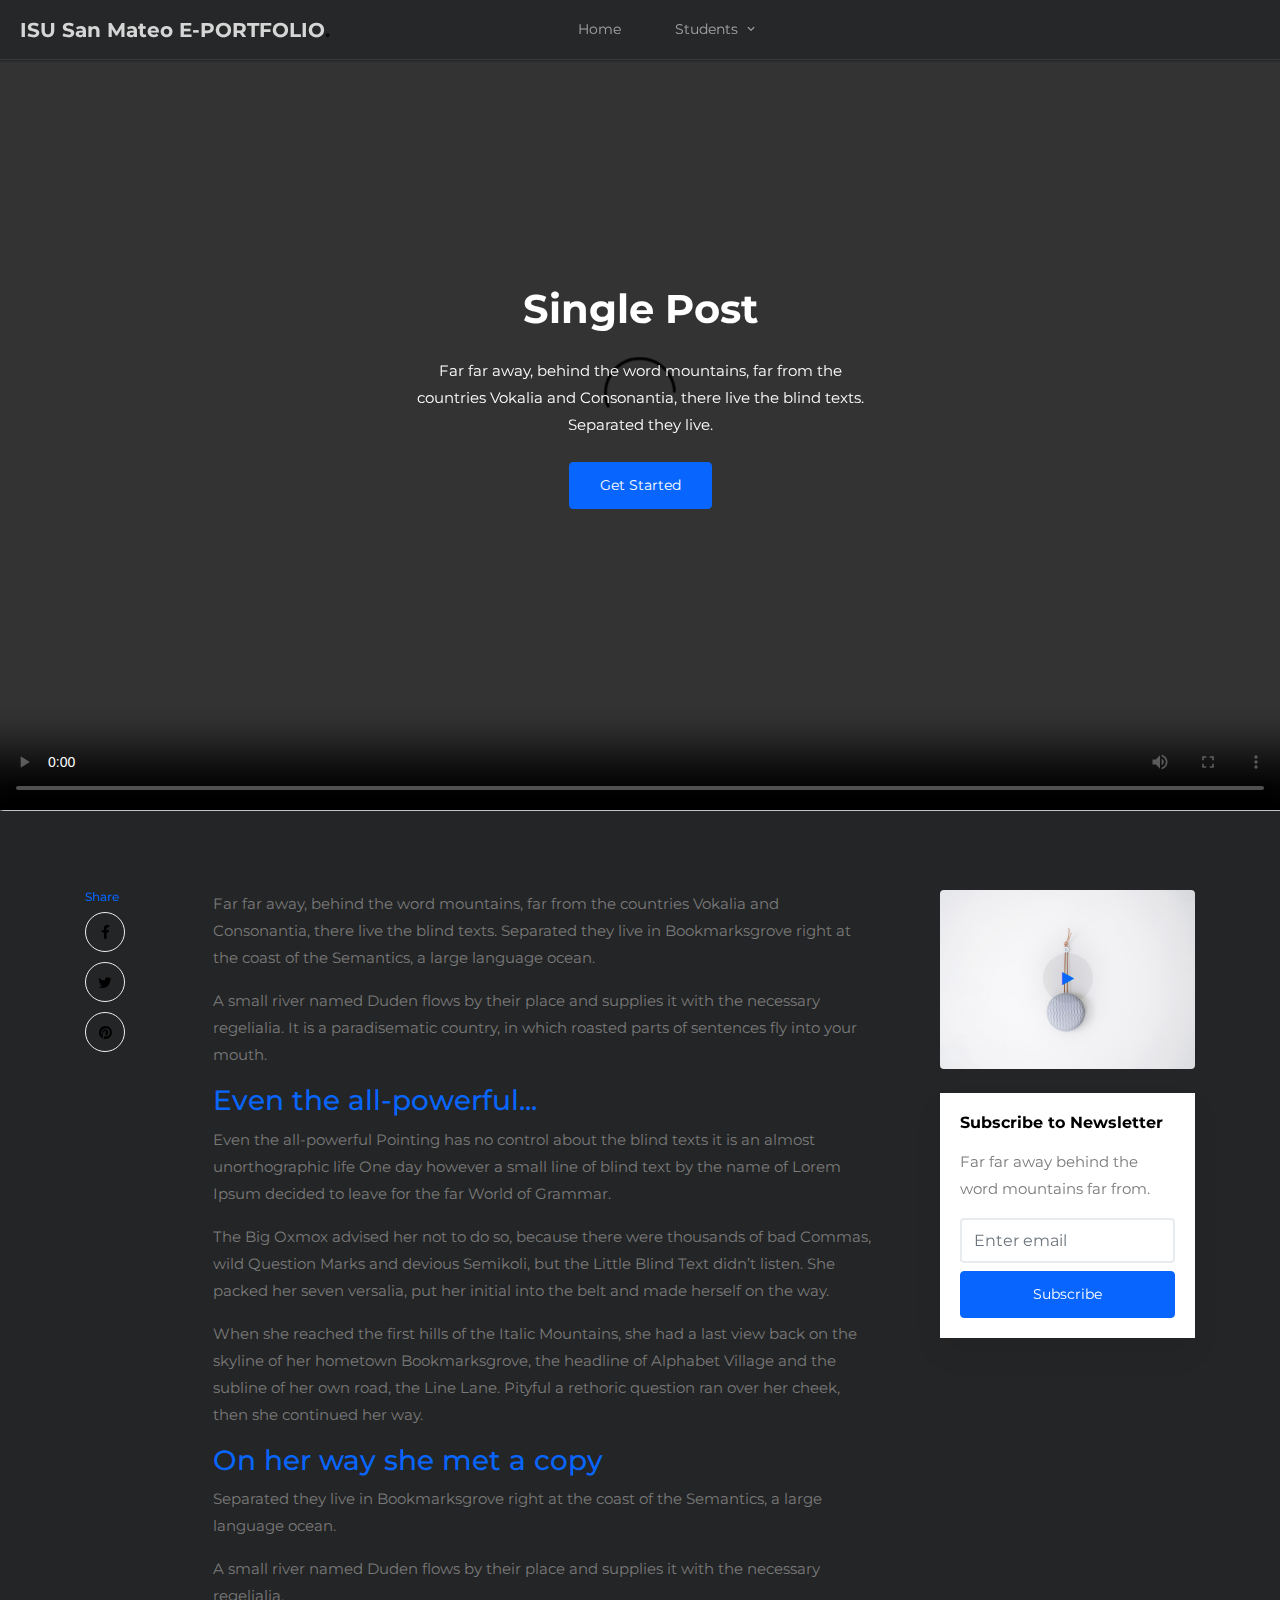
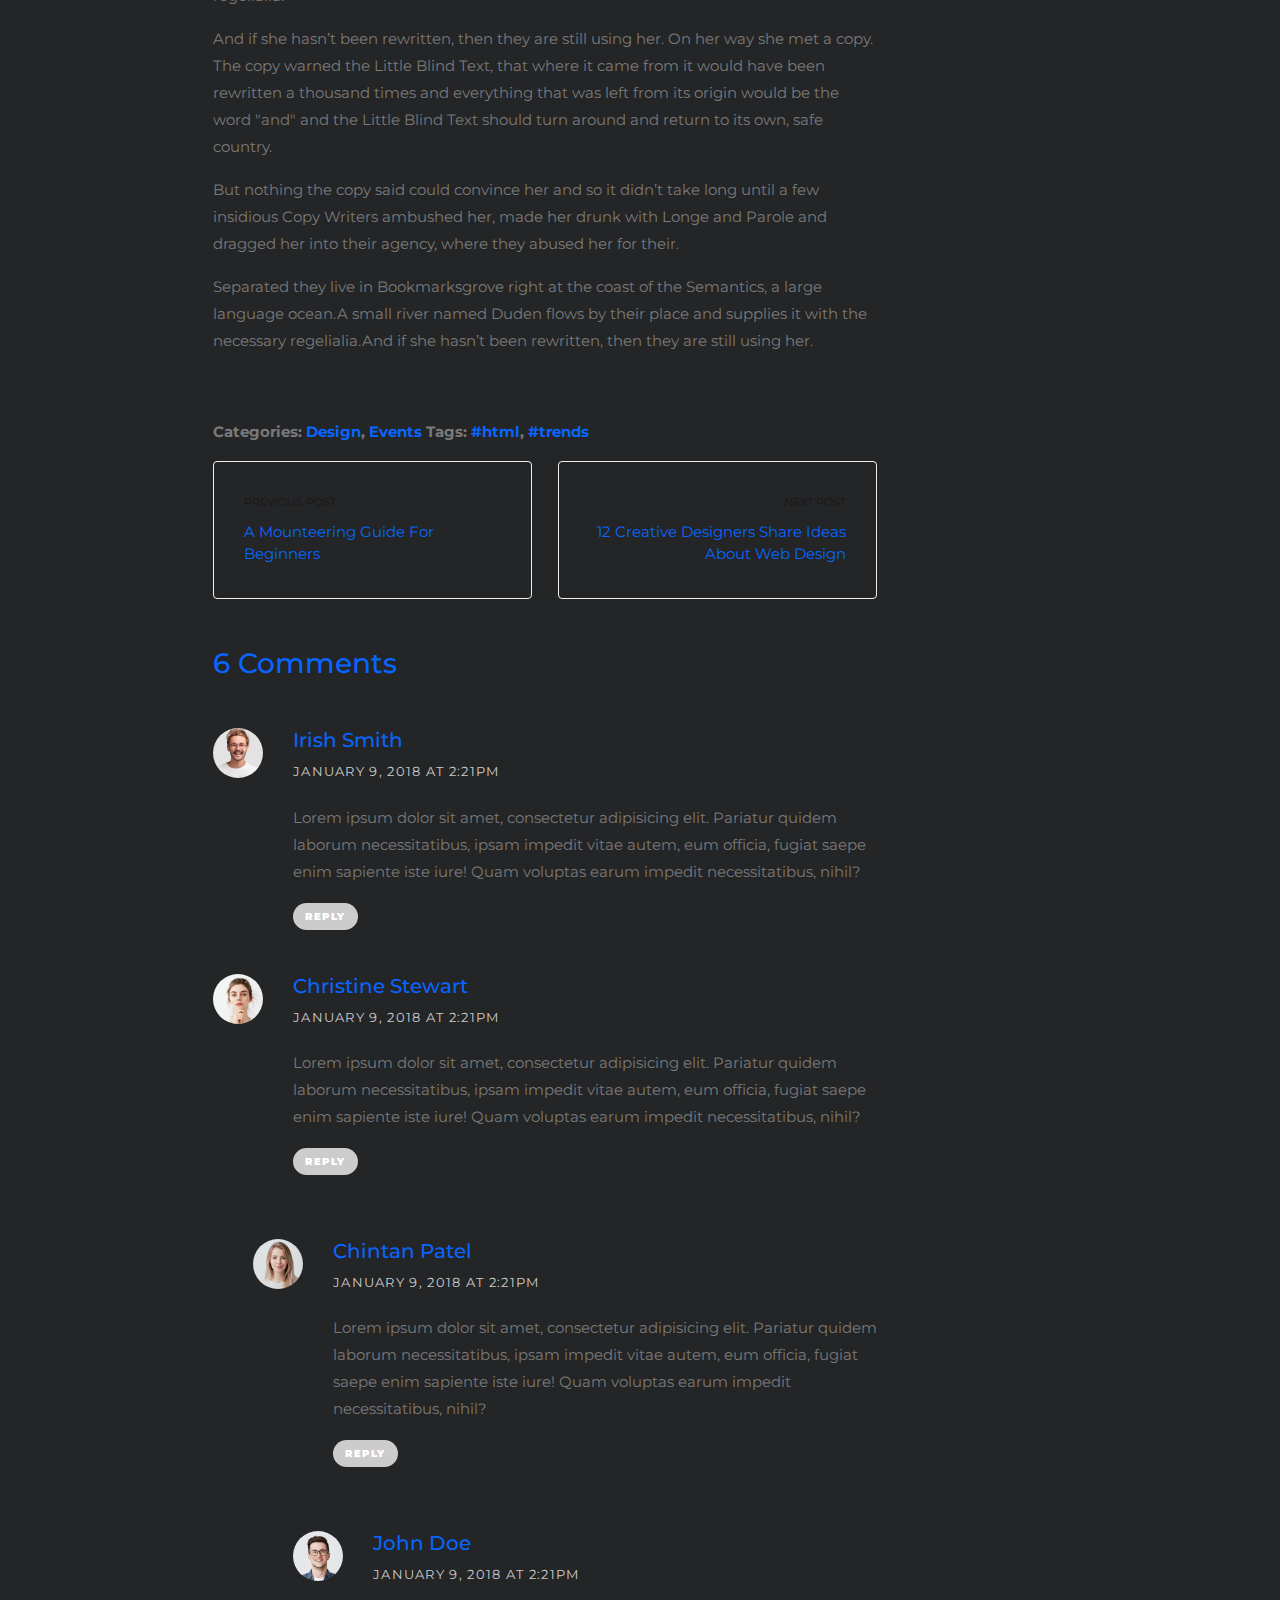
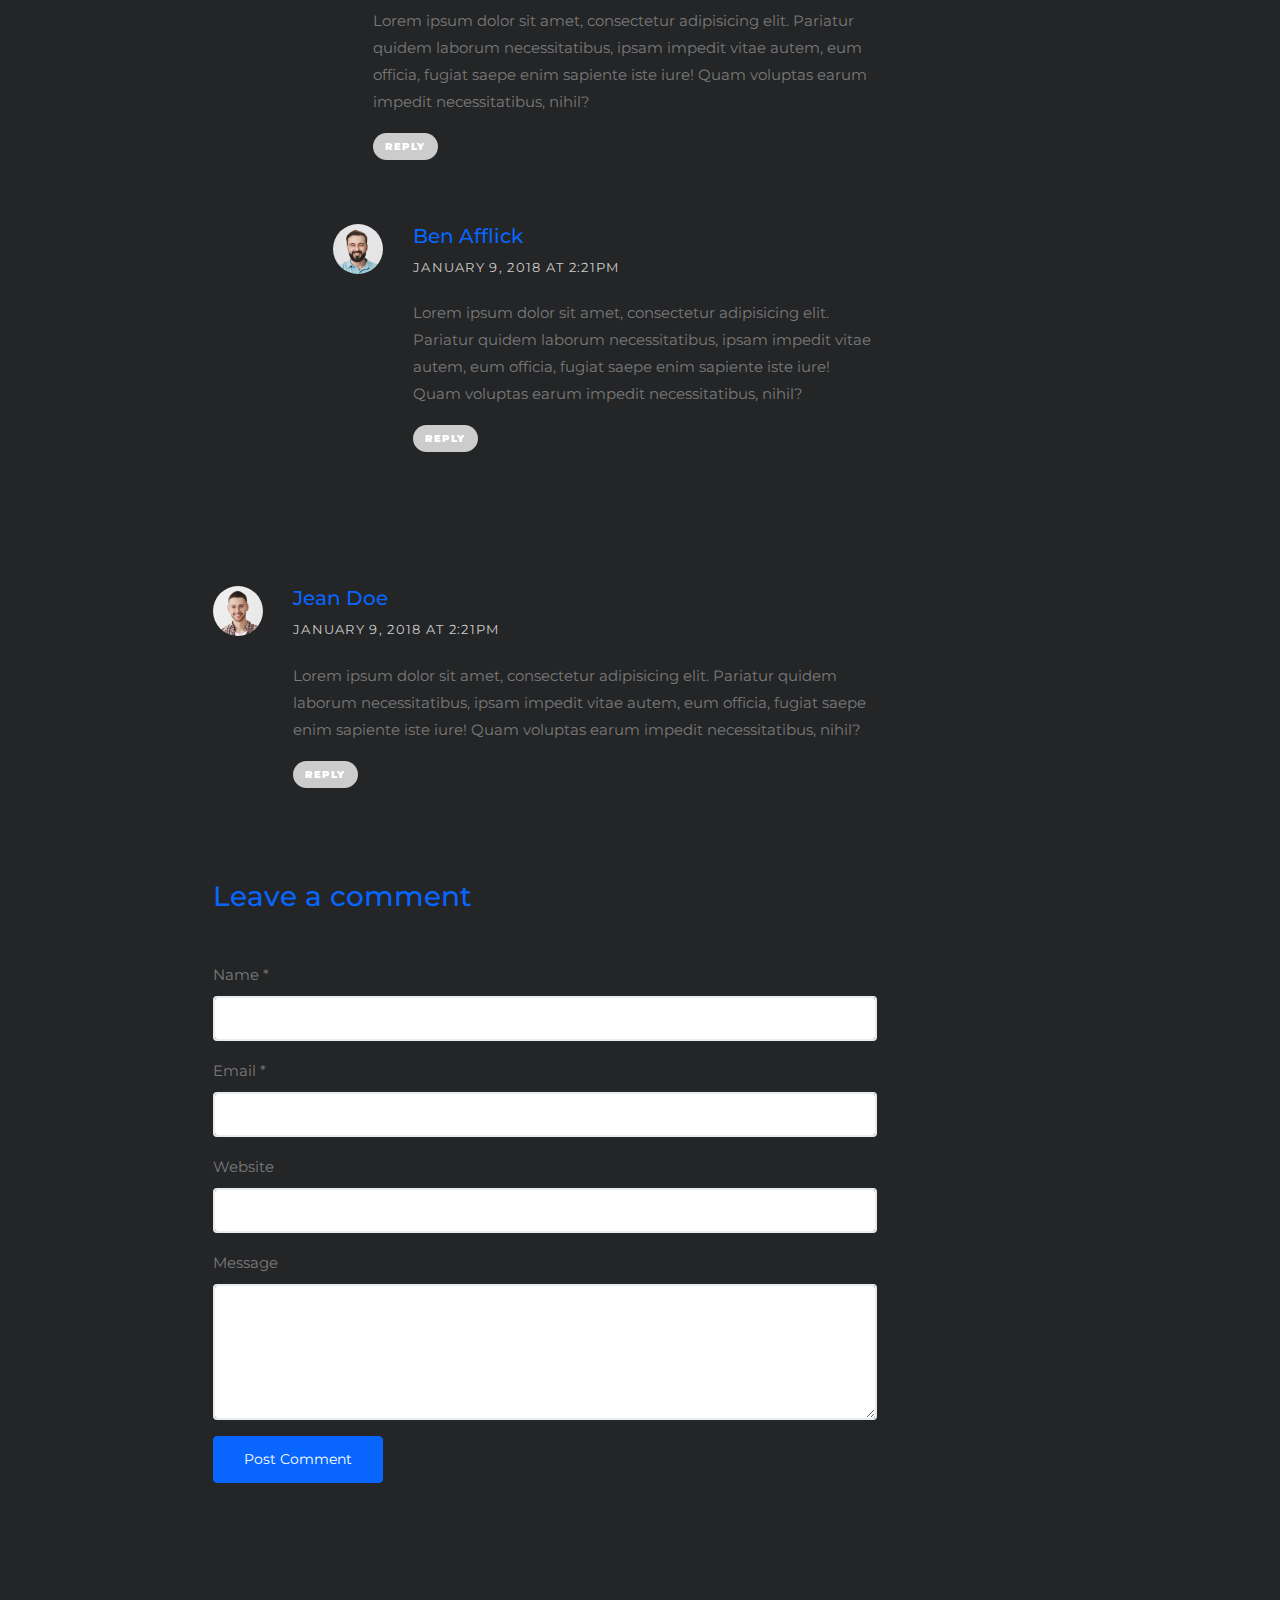
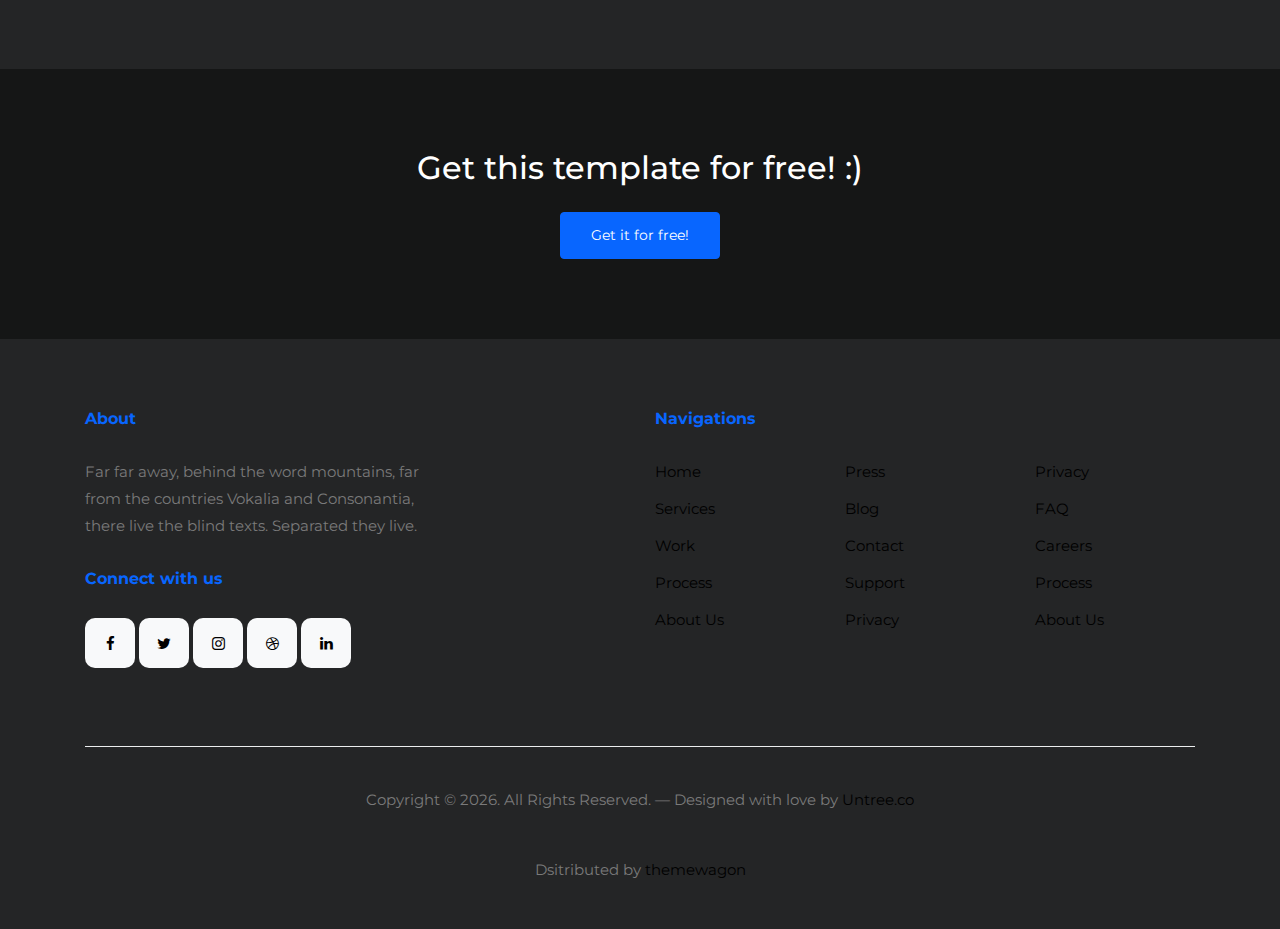
<file: index.html>
<!-- /*
* Template Name: Append
* Template Author: Untree.co
* Tempalte URI: https://untree.co/
* License: https://creativecommons.org/licenses/by/3.0/
*/ -->
<!doctype html>
<html lang="en">

    <head>
        <meta charset="utf-8">
        <meta name="viewport" content="width=device-width, initial-scale=1, shrink-to-fit=no">
        <meta name="author" content="Untree.co">
        <link rel="shortcut icon" href="favicon.png">

        <meta name="description" content="" />
        <meta name="keywords" content="bootstrap, bootstrap4" />


        <link href="https://fonts.googleapis.com/css2?family=Montserrat:wght@300;400;700&display=swap" rel="stylesheet">

        <link rel="stylesheet" href="css/bootstrap.min.css">
        <link rel="stylesheet" href="css/owl.carousel.min.css">
        <link rel="stylesheet" href="css/owl.theme.default.min.css">
        <link rel="stylesheet" href="fonts/icomoon/style.css">
        <link rel="stylesheet" href="fonts/feather/style.css">
        <link rel="stylesheet" href="fonts/flaticon/font/flaticon.css">
        <link rel="stylesheet" href="css/jquery.fancybox.min.css">
        <link rel="stylesheet" href="css/aos.css">
        <link rel="stylesheet" href="css/style.css">

        <title>Append Free HTML Template by Untree.co</title>

        <style>
            /* .video-background {
                position: fixed;
                top: 0;
                left: 0;
                width: 100%;
                height: 100%;
                overflow: hidden;
                z-index: -1;
            } */

            video {
                position: absolute;
                /* top: 50%;
                left: 50%; */
                width: 100%;
                height: 100%;
                object-fit: cover;
                /* transform: translate(-50%, -50%); */
                z-index: 2;
            }
        </style>
    </head>

    <body>


        <div class="site-mobile-menu site-navbar-target">
            <div class="site-mobile-menu-header">
                <div class="site-mobile-menu-close">
                    <span class="icofont-close js-menu-toggle"></span>
                </div>
            </div>
            <div class="site-mobile-menu-body"></div>
        </div>

        <div class="container">


            <nav class="site-nav" style="opacity: .8;">
                <div class="logo">
                    <a href="index.html" class="text-white">ISU San Mateo E-PORTFOLIO<span class="text-black">.</span></a>
                </div>
                <div class="row align-items-center">


                    <div class="col-12 col-sm-12 col-lg-12 site-navigation text-center">
                        <ul class="js-clone-nav d-none d-lg-inline-block text-left site-menu">
                            <li><a href="index.html">Home</a></li>
                            <li class="has-children">
                                <a href="#">Students</a>
                                <ul class="dropdown">
                                    <li><a href="portfolio.html">Profile</a></li>
                                    <li class="active"><a href="single.html">Achievements</a></li>
                                </ul>
                            </li>
                        </ul>

                        <a href="#" class="burger light ml-auto site-menu-toggle js-menu-toggle d-block d-lg-none"
                            data-toggle="collapse" data-target="#main-navbar">
                            <span></span>
                        </a>

                    </div>

                </div>
            </nav>

        </div>

        <div class="video-background">
            
        </div>

        <div class="hero-slant overlay" data-stellar-background-ratio="0.5">
            <!-- style="background-image: url('images/hero-min.jpg')" -->
            <video autoplay loop controls>
                <source src="https://fb.watch/sPiOyzDZ06/" type="video/mp4">
                <!-- <source src="videos/clash-of-clans.mp4" type="video/mp4"> -->
                Your browser does not support the video tag.
            </video>
            <div class="container">
                <div class="row align-items-center justify-content-center">
                    <div class="col-lg-7 intro text-center">
                        <h1 class="text-white font-weight-bold mb-4" data-aos="fade-up" data-aos-delay="0">Single Post
                        </h1>
                        <p class="text-white mb-4" data-aos="fade-up" data-aos-delay="100">Far far away, behind the word
                            mountains, far from the countries Vokalia and Consonantia, there live the blind texts.
                            Separated they live.</p>
                        <p data-aos="fade-up" data-aos-delay="200"><a href="#" class="btn btn-primary">Get Started</a>
                        </p>


                    </div>


                </div>


            </div>

            <div class="slant" style="background-image: url('images/slant-grey.svg');"></div>
        </div>

        <div class="site-section">
            <div class="container article">
                <div class="row justify-content-center align-items-stretch">

                    <article class="col-lg-8 order-lg-2 px-lg-5">
                        <p>Far far away, behind the word mountains, far from the countries Vokalia and Consonantia,
                            there live the blind texts. Separated they live in Bookmarksgrove right at the coast of the
                            Semantics, a large language ocean.</p>

                        <p>A small river named Duden flows by their place and supplies it with the necessary regelialia.
                            It is a paradisematic country, in which roasted parts of sentences fly into your mouth.</p>

                        <h3>Even the all-powerful...</h3>
                        <p>Even the all-powerful Pointing has no control about the blind texts it is an almost
                            unorthographic life One day however a small line of blind text by the name of Lorem Ipsum
                            decided to leave for the far World of Grammar.</p>

                        <p>The Big Oxmox advised her not to do so, because there were thousands of bad Commas, wild
                            Question Marks and devious Semikoli, but the Little Blind Text didn’t listen. She packed her
                            seven versalia, put her initial into the belt and made herself on the way.</p>

                        <p>When she reached the first hills of the Italic Mountains, she had a last view back on the
                            skyline of her hometown Bookmarksgrove, the headline of Alphabet Village and the subline of
                            her own road, the Line Lane. Pityful a rethoric question ran over her cheek, then she
                            continued her way.</p>

                        <h3>On her way she met a copy</h3>
                        <p>Separated they live in Bookmarksgrove right at the coast of the Semantics, a large language
                            ocean.</p>
                        <p>A small river named Duden flows by their place and supplies it with the necessary regelialia.
                        </p>
                        <p>And if she hasn’t been rewritten, then they are still using her.
                            On her way she met a copy. The copy warned the Little Blind Text, that where it came from it
                            would have been rewritten a thousand times and everything that was left from its origin
                            would be the word "and" and the Little Blind Text should turn around and return to its own,
                            safe country. </p>

                        <p>But nothing the copy said could convince her and so it didn’t take long until a few insidious
                            Copy Writers ambushed her, made her drunk with Longe and Parole and dragged her into their
                            agency, where they abused her for their.</p>

                        <p>Separated they live in Bookmarksgrove right at the coast of the Semantics, a large language
                            ocean.A small river named Duden flows by their place and supplies it with the necessary
                            regelialia.And if she hasn’t been rewritten, then they are still using her.</p>



                        <div class="pt-5 categories_tags ">
                            <p>Categories: <a href="#">Design</a>, <a href="#">Events</a> Tags: <a href="#">#html</a>,
                                <a href="#">#trends</a></p>
                        </div>

                        <div class="post-single-navigation d-flex align-items-stretch">
                            <a href="#" class="mr-auto w-50 pr-4">
                                <span class="d-block">Previous Post</span>
                                A Mounteering Guide For Beginners
                            </a>
                            <a href="#" class="ml-auto w-50 text-right pl-4">
                                <span class="d-block">Next Post</span>
                                12 Creative Designers Share Ideas About Web Design
                            </a>
                        </div>


                        <div class="pt-5">
                            <h3 class="mb-5">6 Comments</h3>
                            <ul class="comment-list">
                                <li class="comment">
                                    <div class="vcard bio">
                                        <img src="images/person_6-min.jpg" alt="Image placeholder">
                                    </div>
                                    <div class="comment-body">
                                        <h3>Irish Smith</h3>
                                        <div class="meta">January 9, 2018 at 2:21pm</div>
                                        <p>Lorem ipsum dolor sit amet, consectetur adipisicing elit. Pariatur quidem
                                            laborum necessitatibus, ipsam impedit vitae autem, eum officia, fugiat saepe
                                            enim sapiente iste iure! Quam voluptas earum impedit necessitatibus, nihil?
                                        </p>
                                        <p><a href="#" class="reply">Reply</a></p>
                                    </div>
                                </li>

                                <li class="comment">
                                    <div class="vcard bio">
                                        <img src="images/person_5-min.jpg" alt="Image placeholder">
                                    </div>
                                    <div class="comment-body">
                                        <h3>Christine Stewart</h3>
                                        <div class="meta">January 9, 2018 at 2:21pm</div>
                                        <p>Lorem ipsum dolor sit amet, consectetur adipisicing elit. Pariatur quidem
                                            laborum necessitatibus, ipsam impedit vitae autem, eum officia, fugiat saepe
                                            enim sapiente iste iure! Quam voluptas earum impedit necessitatibus, nihil?
                                        </p>
                                        <p><a href="#" class="reply">Reply</a></p>
                                    </div>

                                    <ul class="children">
                                        <li class="comment">
                                            <div class="vcard bio">
                                                <img src="images/person_4-min.jpg" alt="Image placeholder">
                                            </div>
                                            <div class="comment-body">
                                                <h3>Chintan Patel</h3>
                                                <div class="meta">January 9, 2018 at 2:21pm</div>
                                                <p>Lorem ipsum dolor sit amet, consectetur adipisicing elit. Pariatur
                                                    quidem laborum necessitatibus, ipsam impedit vitae autem, eum
                                                    officia, fugiat saepe enim sapiente iste iure! Quam voluptas earum
                                                    impedit necessitatibus, nihil?</p>
                                                <p><a href="#" class="reply">Reply</a></p>
                                            </div>


                                            <ul class="children">
                                                <li class="comment">
                                                    <div class="vcard bio">
                                                        <img src="images/person_3-min.jpg" alt="Image placeholder">
                                                    </div>
                                                    <div class="comment-body">
                                                        <h3>John Doe</h3>
                                                        <div class="meta">January 9, 2018 at 2:21pm</div>
                                                        <p>Lorem ipsum dolor sit amet, consectetur adipisicing elit.
                                                            Pariatur quidem laborum necessitatibus, ipsam impedit vitae
                                                            autem, eum officia, fugiat saepe enim sapiente iste iure!
                                                            Quam voluptas earum impedit necessitatibus, nihil?</p>
                                                        <p><a href="#" class="reply">Reply</a></p>
                                                    </div>

                                                    <ul class="children">
                                                        <li class="comment">
                                                            <div class="vcard bio">
                                                                <img src="images/person_2-min.jpg"
                                                                    alt="Image placeholder">
                                                            </div>
                                                            <div class="comment-body">
                                                                <h3>Ben Afflick</h3>
                                                                <div class="meta">January 9, 2018 at 2:21pm</div>
                                                                <p>Lorem ipsum dolor sit amet, consectetur adipisicing
                                                                    elit. Pariatur quidem laborum necessitatibus, ipsam
                                                                    impedit vitae autem, eum officia, fugiat saepe enim
                                                                    sapiente iste iure! Quam voluptas earum impedit
                                                                    necessitatibus, nihil?</p>
                                                                <p><a href="#" class="reply">Reply</a></p>
                                                            </div>
                                                        </li>
                                                    </ul>
                                                </li>
                                            </ul>
                                        </li>
                                    </ul>
                                </li>

                                <li class="comment">
                                    <div class="vcard bio">
                                        <img src="images/person_1-min.jpg" alt="Image placeholder">
                                    </div>
                                    <div class="comment-body">
                                        <h3>Jean Doe</h3>
                                        <div class="meta">January 9, 2018 at 2:21pm</div>
                                        <p>Lorem ipsum dolor sit amet, consectetur adipisicing elit. Pariatur quidem
                                            laborum necessitatibus, ipsam impedit vitae autem, eum officia, fugiat saepe
                                            enim sapiente iste iure! Quam voluptas earum impedit necessitatibus, nihil?
                                        </p>
                                        <p><a href="#" class="reply">Reply</a></p>
                                    </div>
                                </li>
                            </ul>

                            <div class="comment-form-wrap pt-5">
                                <h3 class="mb-5">Leave a comment</h3>
                                <form action="#" class="">
                                    <div class="form-group">
                                        <label for="name">Name *</label>
                                        <input type="text" class="form-control" id="name">
                                    </div>
                                    <div class="form-group">
                                        <label for="email">Email *</label>
                                        <input type="email" class="form-control" id="email">
                                    </div>
                                    <div class="form-group">
                                        <label for="website">Website</label>
                                        <input type="url" class="form-control" id="website">
                                    </div>

                                    <div class="form-group">
                                        <label for="message">Message</label>
                                        <textarea name="message" id="message" cols="30" rows="5"
                                            class="form-control"></textarea>
                                    </div>
                                    <div class="form-group">
                                        <input type="submit" value="Post Comment" class="btn btn-primary btn-md">
                                    </div>

                                </form>
                            </div>
                        </div>


                    </article>

                    <div class="col-md-12 col-lg-1 order-lg-1">
                        <div class="share sticky-top">
                            <h3>Share</h3>
                            <ul class="list-unstyled share-article">
                                <li><a href="#"><span class="icon-facebook"></span></a></li>
                                <li><a href="#"><span class="icon-twitter"></span></a></li>
                                <li><a href="#"><span class="icon-pinterest"></span></a></li>
                            </ul>
                        </div>
                    </div>
                    <div class="col-lg-3 mb-5 mb-lg-0 order-lg-3">

                        <div class="mb-4">
                            <a href="https://vimeo.com/342333493" data-fancybox class="video-wrap">
                                <span class="play-wrap"><span class="icon-play"></span></span>
                                <img src="images/img_h_5-min.jpg" alt="Image" class="img-fluid rounded">
                            </a>
                        </div>

                        <div class="share floating-block sticky-top">

                            <h2 class="mb-3 text-black">Subscribe to Newsletter</h2>
                            <p>Far far away behind the word mountains far from.</p>
                            <form action="#">
                                <input type="email" class="form-control mb-2" placeholder="Enter email">
                                <input type="submit" value="Subscribe" class="btn btn-primary btn-block">
                            </form>
                        </div>
                    </div>
                </div>
            </div>
        </div>


        <div class="site-section overlay site-cover-2" style="background-image: url('images/img_v_3-min.jpg')">
            <div class="container">
                <div class="row">
                    <div class="col-lg-7 mx-auto text-center">
                        <h2 class="text-white mb-4">Get this template for free! :)</h2>
                        <p class="mb-0"><a href="https://untree.co/" rel="noopener" class="btn btn-primary">Get it for
                                free!</a></p>
                    </div>
                </div>
            </div>
        </div>

        <div class="site-footer">
            <div class="container">
                <div class="row justify-content-between">
                    <div class="col-lg-4">
                        <div class="widget">
                            <h3>About</h3>
                            <p>Far far away, behind the word mountains, far from the countries Vokalia and Consonantia,
                                there live the blind texts. Separated they live.</p>
                        </div>
                        <div class="widget">
                            <h3>Connect with us</h3>
                            <ul class="social list-unstyled">
                                <li><a href="#"><span class="icon-facebook"></span></a></li>
                                <li><a href="#"><span class="icon-twitter"></span></a></li>
                                <li><a href="#"><span class="icon-instagram"></span></a></li>
                                <li><a href="#"><span class="icon-dribbble"></span></a></li>
                                <li><a href="#"><span class="icon-linkedin"></span></a></li>
                            </ul>
                        </div>
                    </div>
                    <div class="col-lg-6">
                        <div class="row">
                            <div class="col-12">
                                <div class="widget">
                                    <h3>Navigations</h3>
                                </div>
                            </div>
                            <div class="col-6 col-sm-6 col-md-4">
                                <div class="widget">
                                    <ul class="links list-unstyled">
                                        <li><a href="#">Home</a></li>
                                        <li><a href="#">Services</a></li>
                                        <li><a href="#">Work</a></li>
                                        <li><a href="#">Process</a></li>
                                        <li><a href="#">About Us</a></li>
                                    </ul>
                                </div>
                            </div>
                            <div class="col-6 col-sm-6 col-md-4">
                                <div class="widget">
                                    <ul class="links list-unstyled">
                                        <li><a href="#">Press</a></li>
                                        <li><a href="#">Blog</a></li>
                                        <li><a href="#">Contact</a></li>
                                        <li><a href="#">Support</a></li>
                                        <li><a href="#">Privacy</a></li>
                                    </ul>
                                </div>
                            </div>
                            <div class="col-6 col-sm-6 col-md-4">
                                <div class="widget">
                                    <ul class="links list-unstyled">
                                        <li><a href="#">Privacy</a></li>
                                        <li><a href="#">FAQ</a></li>
                                        <li><a href="#">Careers</a></li>
                                        <li><a href="#">Process</a></li>
                                        <li><a href="#">About Us</a></li>
                                    </ul>
                                </div>
                            </div>
                        </div>
                    </div>
                </div>

                <div class="row justify-content-center text-center copyright">
                    <div class="col-md-8">
                        <p>Copyright &copy;
                            <script>document.write(new Date().getFullYear());</script>. All Rights Reserved. &mdash;
                            Designed with love by <a href="https://untree.co">Untree.co</a>
                        </p> </br>
                        <p> Dsitributed by <a href="https://themewagon.com">themewagon</a> </p>
                    </div>
                </div>
            </div>
        </div>


        <div id="overlayer"></div>
        <div class="loader">
            <div class="spinner-border" role="status">
                <span class="sr-only">Loading...</span>
            </div>
        </div>

        <script src="js/jquery-3.5.1.min.js"></script>
        <script src="js/jquery-migrate-3.0.0.min.js"></script>
        <script src="js/popper.min.js"></script>
        <script src="js/bootstrap.min.js"></script>
        <script src="js/owl.carousel.min.js"></script>
        <script src="js/aos.js"></script>
        <script src="js/imagesloaded.pkgd.js"></script>
        <script src="js/isotope.pkgd.min.js"></script>
        <script src="js/jquery.animateNumber.min.js"></script>
        <script src="js/jquery.stellar.min.js"></script>
        <script src="js/jquery.waypoints.min.js"></script>
        <script src="js/jquery.fancybox.min.js"></script>
        <script src="js/custom.js"></script>


    </body>

</html>
</file>
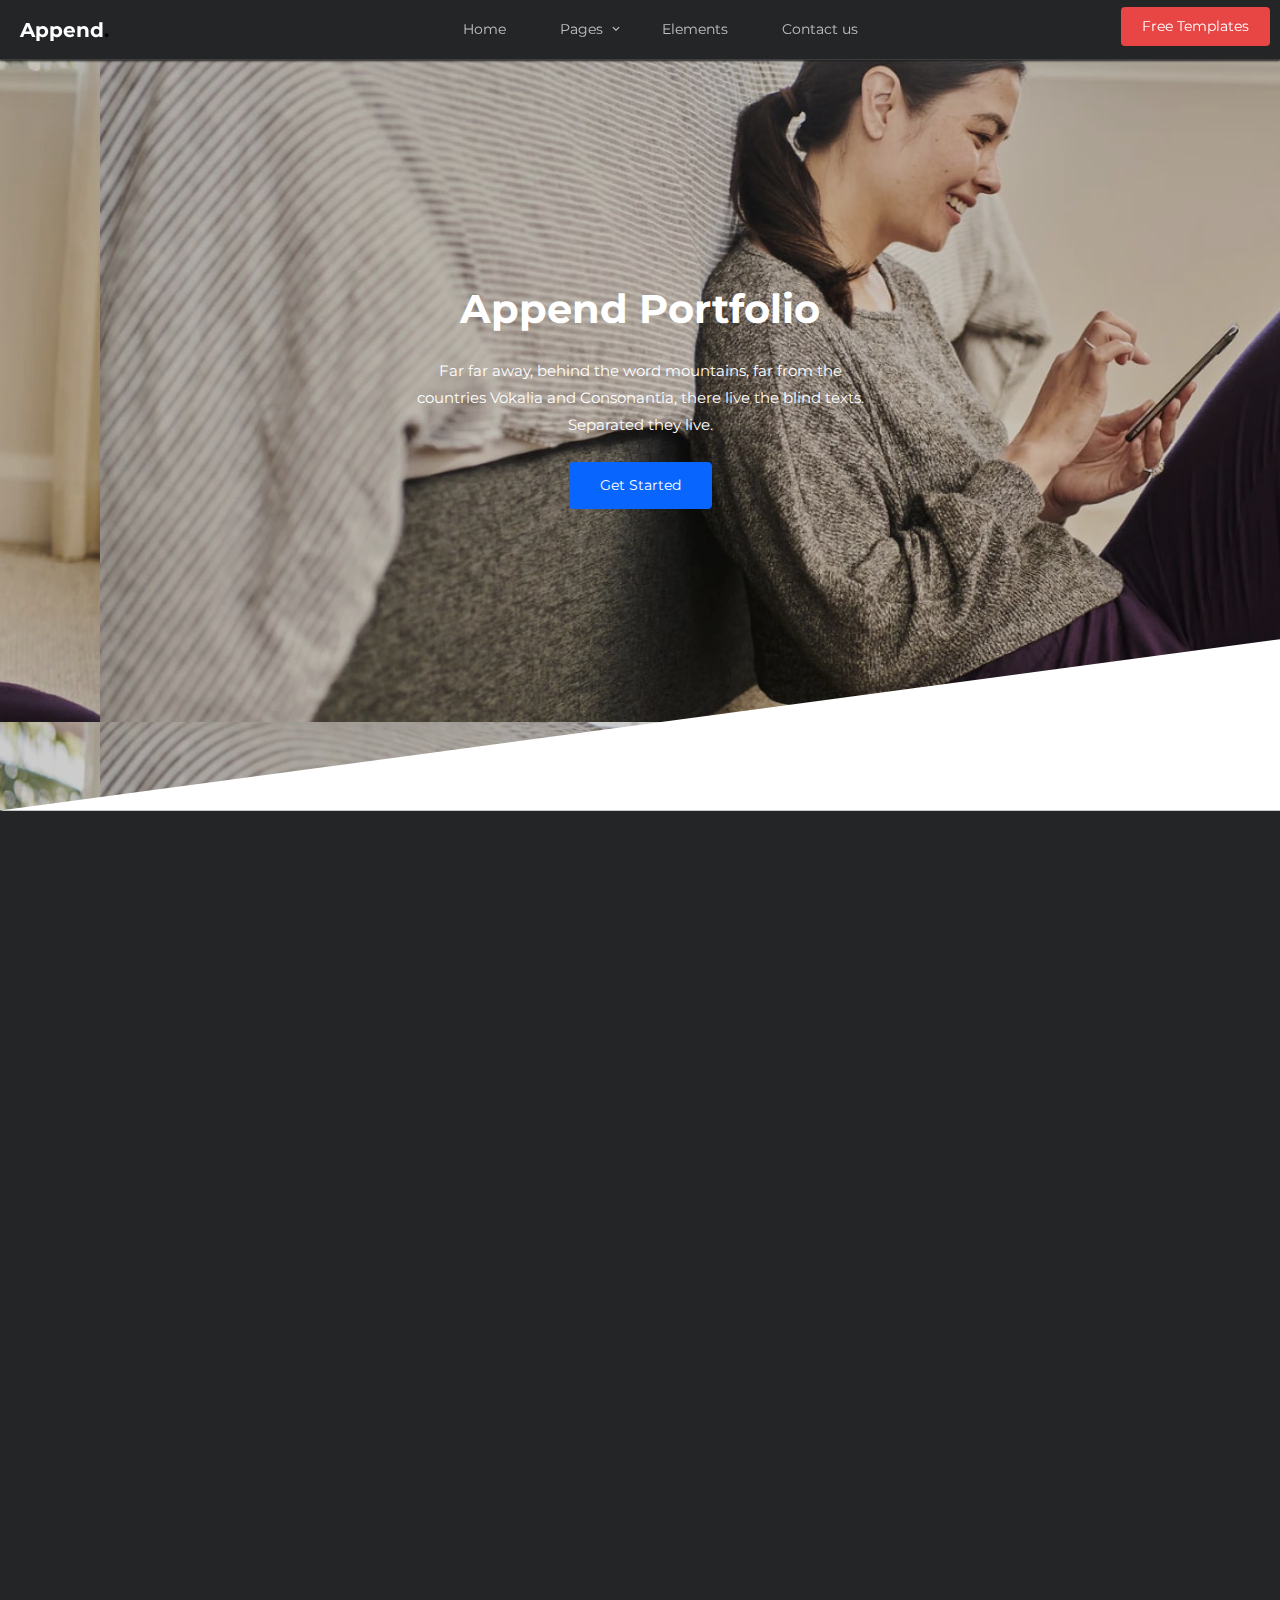
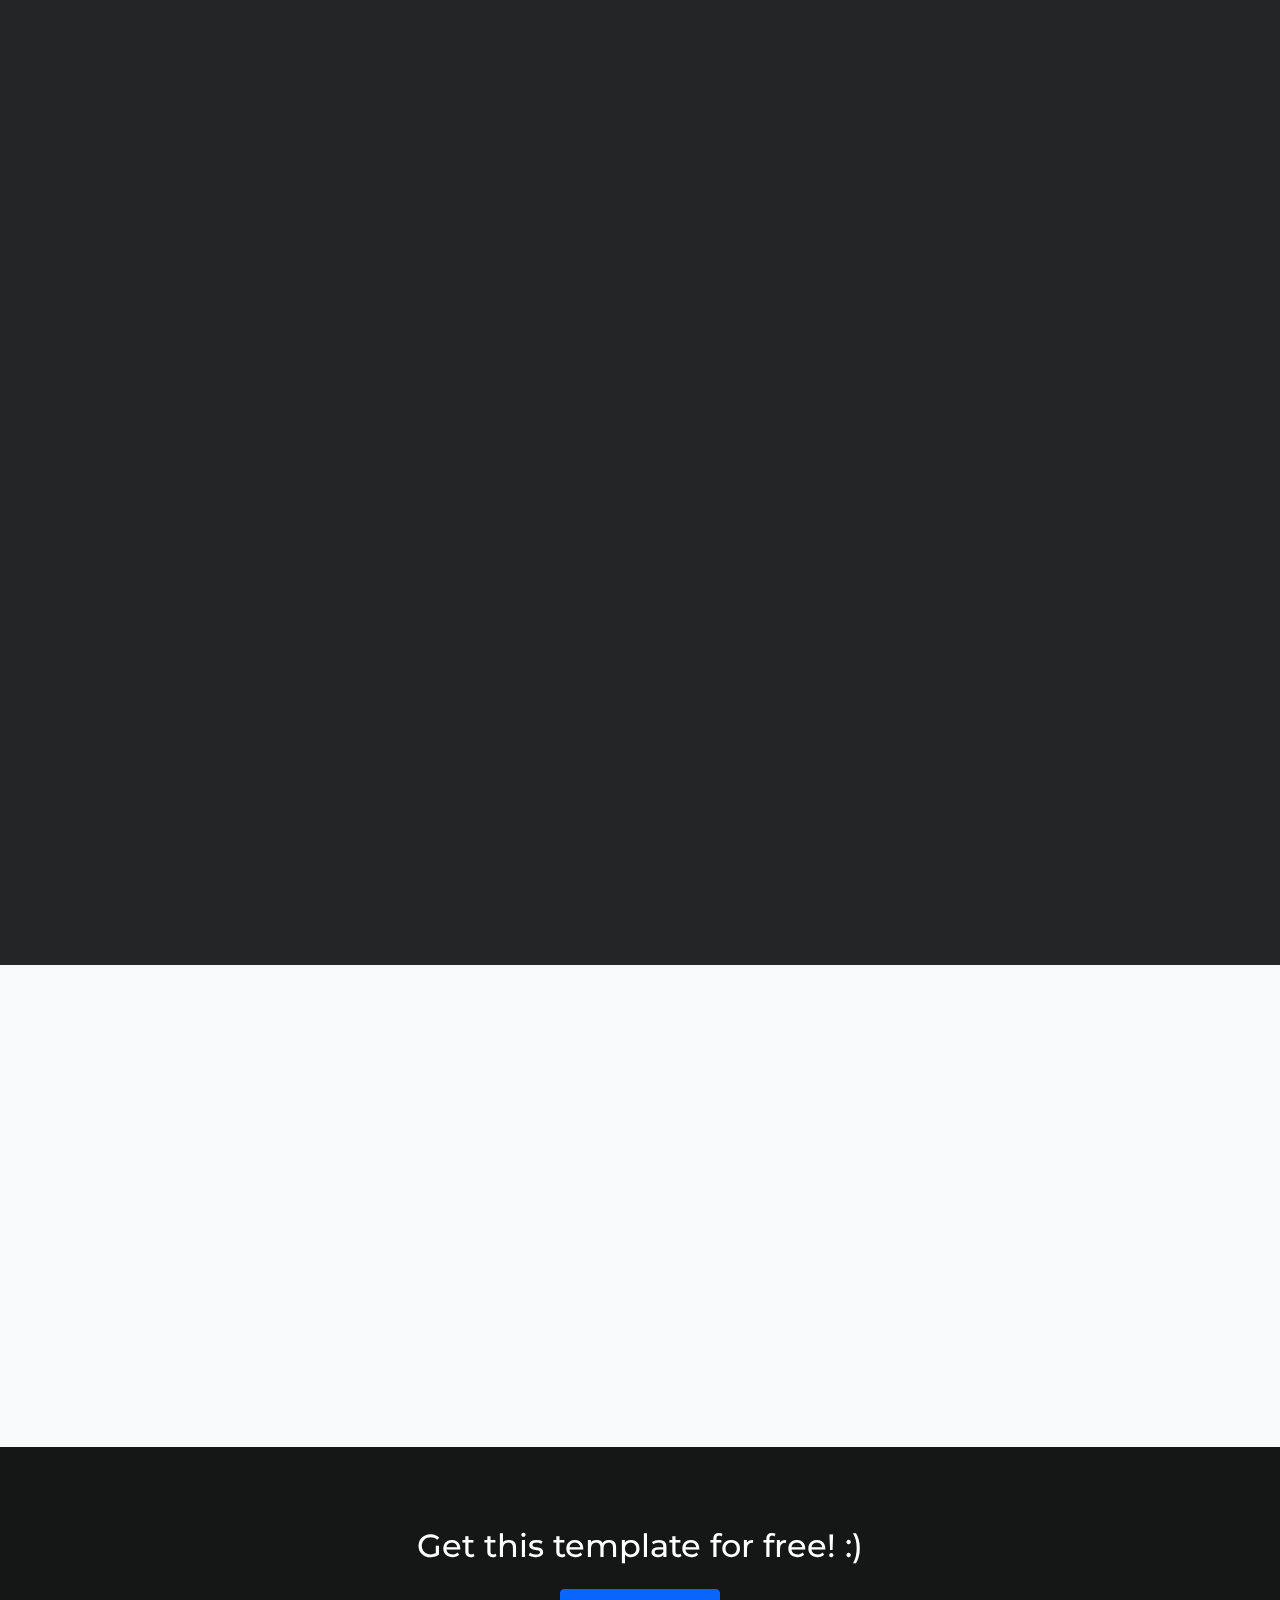
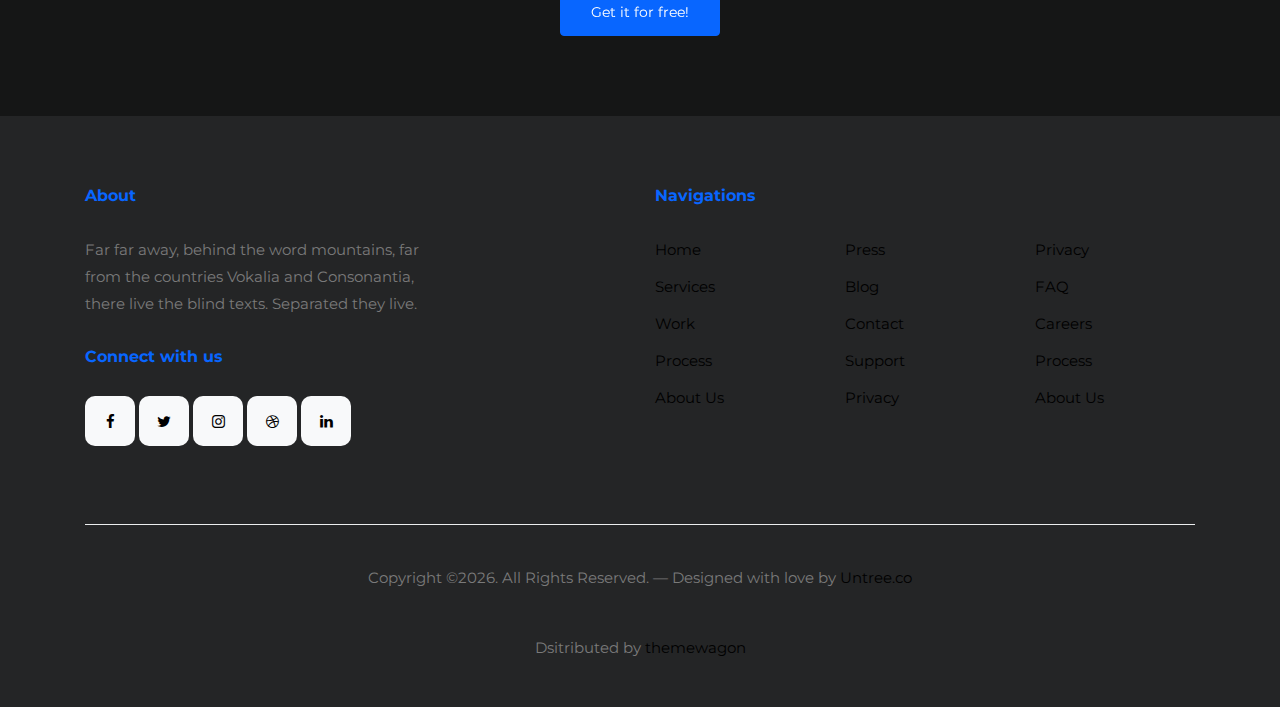
<file: portfolio.html>
<!-- /*
* Template Name: Append
* Template Author: Untree.co
* Tempalte URI: https://untree.co/
* License: https://creativecommons.org/licenses/by/3.0/
*/ -->
<!doctype html>
<html lang="en">
<head>
  <meta charset="utf-8">
  <meta name="viewport" content="width=device-width, initial-scale=1, shrink-to-fit=no">
  <meta name="author" content="Untree.co">
  <link rel="shortcut icon" href="favicon.png">

  <meta name="description" content="" />
  <meta name="keywords" content="bootstrap, bootstrap4" />


  <link href="https://fonts.googleapis.com/css2?family=Montserrat:wght@300;400;700&display=swap" rel="stylesheet">
  
  <link rel="stylesheet" href="css/bootstrap.min.css">
  <link rel="stylesheet" href="css/owl.carousel.min.css">
  <link rel="stylesheet" href="css/owl.theme.default.min.css">
  <link rel="stylesheet" href="fonts/icomoon/style.css">
  <link rel="stylesheet" href="fonts/feather/style.css">
  <link rel="stylesheet" href="fonts/flaticon/font/flaticon.css">
  <link rel="stylesheet" href="css/jquery.fancybox.min.css">
  <link rel="stylesheet" href="css/aos.css">
  <link rel="stylesheet" href="css/style.css">

  <title>Append Free HTML Template by Untree.co</title>
</head>
<body>


    <div class="site-mobile-menu site-navbar-target">
      <div class="site-mobile-menu-header">
        <div class="site-mobile-menu-close">
          <span class="icofont-close js-menu-toggle"></span>
        </div>
      </div>
      <div class="site-mobile-menu-body"></div>
    </div>
    
    <div class="container">


      <nav class="site-nav">
        <div class="logo">
          <a href="index.html" class="text-white">Append<span class="text-black">.</span></a>
        </div>
        <div class="row align-items-center">
          
          
          <div class="col-12 col-sm-12 col-lg-12 site-navigation text-center">
            <ul class="js-clone-nav d-none d-lg-inline-block text-left site-menu">
              <li><a href="index.html">Home</a></li>
              <li class="has-children">
                <a href="#">Pages</a>
                <ul class="dropdown">
                  <li class="active"><a href="portfolio.html">Portfolio</a></li>
                  <li><a href="single.html">Single</a></li>
                  <li><a href="about.html">About</a></li>
                  <li><a href="contact.html">Contact</a></li>

                  <li class="has-children">
                    <a href="#">Menu Two</a>
                    <ul class="dropdown">
                      <li><a href="#">Sub Menu One</a></li>
                      <li><a href="#">Sub Menu Two</a></li>
                      <li><a href="#">Sub Menu Three</a></li>
                    </ul>
                  </li>
                  <li><a href="#">Menu Three</a></li>
                </ul>
              </li>
              <li><a href="elements.html">Elements</a></li>
              <li><a href="contact.html">Contact us</a></li>
            </ul>

            <ul class="js-clone-nav d-none d-lg-inline-block text-left site-menu float-right menu-absolute">
              <li class="cta-button"><a href="https://untree.co/" target="_blank">Free Templates</a></li>
            </ul>

            <a href="#" class="burger light ml-auto site-menu-toggle js-menu-toggle d-block d-lg-none" data-toggle="collapse" data-target="#main-navbar">
              <span></span>
            </a>

          </div>

        </div>  
      </nav> <!-- END nav -->

    </div> <!-- END container -->


    <div class="hero-slant overlay" data-stellar-background-ratio="0.5" style="background-image: url('images/hero-min.jpg')">

      <div class="container">
        <div class="row align-items-center justify-content-center">
          <div class="col-lg-7 intro text-center">
            <h1 class="text-white font-weight-bold mb-4" data-aos="fade-up" data-aos-delay="0">Append Portfolio</h1>
            <p class="text-white mb-4" data-aos="fade-up" data-aos-delay="100">Far far away, behind the word mountains, far from the countries Vokalia and Consonantia, there live the blind texts. Separated they live.</p>
            <p data-aos="fade-up" data-aos-delay="200"><a href="#" class="btn btn-primary">Get Started</a></p>
            
          
          </div>
          
          
        </div>

        
      </div>

      <div class="slant" style="background-image: url('images/slant.svg');"></div>
    </div>

    <div class="site-section" id="portfolio-section">
      <div class="container">

        <div class="filters" data-aos="fade-up" data-aos-delay="100">
          <ul>
            <li class="active" data-filter="*">All</li>
            <li data-filter=".packaging">Packaging</li>
            <li data-filter=".mockup">Mockup</li>
            <li data-filter=".typography">Typography</li>
            <li data-filter=".photography">Photography</li>
          </ul>
        </div>

        <div class="filters-content mb-5" data-aos="fade-up" data-aos-delay="200">
          <div class="row grid">
            <div class="isotope-card col-sm-4 all mockup">
              <a href="images/img_v_4-min.jpg" data-fancybox="gal">
                <img src="images/img_v_4-min.jpg" alt="Image" class="img-fluid">
                <div class="contents">
                  <h3>Card Vol. 3</h3>
                  <div class="cat">Mockup</div>
                </div>
              </a>
            </div>

            <div class="isotope-card col-sm-4 all mockup">
              <a href="images/img_h_1-min.jpg" data-fancybox="gal">
                <img src="images/img_h_1-min.jpg" alt="Image" class="img-fluid">
                <div class="contents">
                  <h3>Card Vol. 3</h3>
                  <div class="cat">Mockup</div>
                </div>
              </a>
            </div>
            <div class="isotope-card col-sm-4 all mockup">
              <a href="images/img_h_8-min.jpg" data-fancybox="gal">
                <img src="images/img_h_8-min.jpg" alt="Image" class="img-fluid">
                <div class="contents">
                  <h3>Card Vol. 3</h3>
                  <div class="cat">Mockup</div>
                </div>
              </a>
            </div>
            <div class="isotope-card col-sm-4 all typography">
              <a href="images/img_h_2-min.jpg" data-fancybox="gal">
                <img src="images/img_h_2-min.jpg" alt="Image" class="img-fluid">
                <div class="contents">
                  <h3>House Design</h3>
                  <div class="cat">Typography</div>
                </div>
              </a>

            </div>                            
            <div class="isotope-card col-sm-4 all mockup">
              <a href="images/img_h_3-min.jpg" data-fancybox="gal">
                <img src="images/img_h_3-min.jpg" alt="Image" class="img-fluid">
                <div class="contents">
                  <h3>WoW</h3>
                  <div class="cat">Mockup</div>
                </div>
              </a>
            </div>
            <div class="isotope-card col-sm-4 all packaging">
              <a href="images/img_h_4-min.jpg" data-fancybox="gal">
                <img src="images/img_h_4-min.jpg" alt="Image" class="img-fluid">
                <div class="contents">
                  <h3>Seat</h3>
                  <div class="cat">Packaging</div>
                </div>
              </a>
            </div>
            <div class="isotope-card col-sm-4 all typography">
              <a href="images/img_h_5-min.jpg" data-fancybox="gal">
                <img src="images/img_h_5-min.jpg" alt="Image" class="img-fluid">
                <div class="contents">
                  <h3>Seat</h3>
                  <div class="cat">Packaging</div>
                </div>
              </a>
            </div>
            <div class="isotope-card col-sm-4 all photography">
              <a href="images/img_v_1-min.jpg" data-fancybox="gal">
                <img src="images/img_v_1-min.jpg" alt="Image" class="img-fluid">
                <div class="contents">
                  <h3>House Design</h3>
                  <div class="cat">Photography</div>
                </div>
              </a>
            </div>
            <div class="isotope-card col-sm-4 all photography">
              <a href="images/img_v_2-min.jpg" data-fancybox="gal">
                <img src="images/img_v_2-min.jpg" alt="Image" class="img-fluid">
                <div class="contents">
                  <h3>House Design</h3>
                  <div class="cat">Photography</div>
                </div>
              </a>

            </div>

            <div class="isotope-card col-sm-4 all photography">
              <a href="images/img_v_8-min.jpg" data-fancybox="gal">
                <img src="images/img_v_8-min.jpg" alt="Image" class="img-fluid">
                <div class="contents">
                  <h3>House Design</h3>
                  <div class="cat">Photography</div>
                </div>
              </a>

            </div>
            <div class="isotope-card col-sm-4 all photography">
              <a href="images/img_v_3-min.jpg" data-fancybox="gal">
                <img src="images/img_v_3-min.jpg" alt="Image" class="img-fluid">
                <div class="contents">
                  <h3>House Design</h3>
                  <div class="cat">Photography</div>
                </div>
              </a>

            </div>

          </div>
        </div>
      </div>
    </div>
    <!-- .untrtee_co-section -->
        

    <div class="testimonial-section bg-light">
      <div class="container">
        <div class="row align-items-center justify-content-between">
          <div class="col-lg-4 mb-5 section-title" data-aos="fade-up" data-aos-delay="0">
            
            <h2 class="mb-4 font-weight-bold heading">Testimonials</h2>
            <p class="mb-4">Far far away, behind the word mountains, far from the countries Vokalia and Consonantia, there live the blind texts. </p>
            <p><a href="#" class="btn btn-primary">Product Tour</a></p>
          </div>
          <div class="col-lg-7" data-aos="fade-up" data-aos-delay="100">
            
            <div class="testimonial--wrap">
              <div class="owl-single owl-carousel no-dots no-nav">
                <div class="testimonial-item">
                  <div class="d-flex align-items-center mb-4">
                    <div class="photo mr-3">
                      <img src="images/person_4-min.jpg" alt="Image" class="img-fluid">
                    </div>
                    <div class="author">
                      <cite class="d-block mb-0">Kaila Woodland</cite>
                      <span>Owner, Greenland, Inc.</span>
                    </div>
                  </div>
                  <blockquote>
                    <p>&ldquo;Far far away, behind the word mountains, far from the countries Vokalia and Consonantia, there live the blind texts. Separated they live.&rdquo;</p>
                  </blockquote>
                </div>  

                <div class="testimonial-item">
                  <div class="d-flex align-items-center mb-4">
                    <div class="photo mr-3">
                      <img src="images/person_1-min.jpg" alt="Image" class="img-fluid">
                    </div>
                    <div class="author">
                      <cite class="d-block mb-0">Kaila Woodland</cite>
                      <span>Owner, Greenland, Inc.</span>
                    </div>
                  </div>
                  <blockquote>
                    <p>&ldquo;Far far away, behind the word mountains, far from the countries Vokalia and Consonantia, there live the blind texts. Separated they live.&rdquo;</p>
                  </blockquote>
                </div>  

                <div class="testimonial-item">
                  <div class="d-flex align-items-center mb-4">
                    <div class="photo mr-3">
                      <img src="images/person_2-min.jpg" alt="Image" class="img-fluid">
                    </div>
                    <div class="author">
                      <cite class="d-block mb-0">Kaila Woodland</cite>
                      <span>Owner, Greenland, Inc.</span>
                    </div>
                  </div>
                  <blockquote>
                    <p>&ldquo;Far far away, behind the word mountains, far from the countries Vokalia and Consonantia, there live the blind texts. Separated they live.&rdquo;</p>
                  </blockquote>
                </div>  
              </div>
              <div class="custom-nav-wrap">
                <a href="#" class="custom-owl-prev"><span class="icon-keyboard_backspace"></span></a>
                <a href="#" class="custom-owl-next"><span class="icon-keyboard_backspace"></span></a>
              </div>
            </div>

          </div>
        </div>
      </div>
    </div>
    
    <div class="site-section overlay site-cover-2" style="background-image: url('images/img_v_3-min.jpg')">
      <div class="container">
        <div class="row">
          <div class="col-lg-7 mx-auto text-center">
            <h2 class="text-white mb-4">Get this template for free! :)</h2>
            <p class="mb-0"><a href="https://untree.co/" rel="noopener" class="btn btn-primary">Get it for free!</a></p>
          </div>
        </div>
      </div>
    </div>

     <div class="site-footer">
      <div class="container">
        <div class="row justify-content-between">
          <div class="col-lg-4">
            <div class="widget">
              <h3>About</h3>
              <p>Far far away, behind the word mountains, far from the countries Vokalia and Consonantia, there live the blind texts. Separated they live.</p>
            </div>
            <div class="widget">
              <h3>Connect with us</h3>
              <ul class="social list-unstyled">
                <li><a href="#"><span class="icon-facebook"></span></a></li>
                <li><a href="#"><span class="icon-twitter"></span></a></li>
                <li><a href="#"><span class="icon-instagram"></span></a></li>
                <li><a href="#"><span class="icon-dribbble"></span></a></li>
                <li><a href="#"><span class="icon-linkedin"></span></a></li>
              </ul>
            </div>
          </div>
          <div class="col-lg-6">
            <div class="row">
              <div class="col-12">
                <div class="widget">
                  <h3>Navigations</h3>
                </div>
              </div>
              <div class="col-6 col-sm-6 col-md-4">
                <div class="widget">
                  <ul class="links list-unstyled">
                    <li><a href="#">Home</a></li>
                    <li><a href="#">Services</a></li>
                    <li><a href="#">Work</a></li>
                    <li><a href="#">Process</a></li>
                    <li><a href="#">About Us</a></li>
                  </ul>
                </div>
              </div>
              <div class="col-6 col-sm-6 col-md-4">
                <div class="widget">
                  <ul class="links list-unstyled">
                    <li><a href="#">Press</a></li>
                    <li><a href="#">Blog</a></li>
                    <li><a href="#">Contact</a></li>
                    <li><a href="#">Support</a></li>
                    <li><a href="#">Privacy</a></li>
                  </ul>
                </div>
              </div>
              <div class="col-6 col-sm-6 col-md-4">
                <div class="widget">
                  <ul class="links list-unstyled">
                    <li><a href="#">Privacy</a></li>
                    <li><a href="#">FAQ</a></li>
                    <li><a href="#">Careers</a></li>
                    <li><a href="#">Process</a></li>
                    <li><a href="#">About Us</a></li>
                  </ul>
                </div>
              </div>
            </div>
          </div>
        </div>

        <div class="row justify-content-center text-center copyright">
          <div class="col-md-8">
            <p>Copyright &copy;<script>document.write(new Date().getFullYear());</script>. All Rights Reserved. &mdash; Designed with love by <a href="https://untree.co">Untree.co</a> <!-- License information: https://untree.co/license/ -->
            </p> </br> 
            <p> Dsitributed by <a href="https://themewagon.com">themewagon</a> </p>
          </div>
        </div>
      </div>
    </div>
    

    <div id="overlayer"></div>
    <div class="loader">
      <div class="spinner-border" role="status">
        <span class="sr-only">Loading...</span>
      </div>
    </div>

    <script src="js/jquery-3.5.1.min.js"></script>
    <script src="js/jquery-migrate-3.0.0.min.js"></script>
    <script src="js/popper.min.js"></script>
    <script src="js/bootstrap.min.js"></script>
    <script src="js/owl.carousel.min.js"></script>
    <script src="js/aos.js"></script>
    <script src="js/imagesloaded.pkgd.js"></script>
    <script src="js/isotope.pkgd.min.js"></script>
    <script src="js/jquery.animateNumber.min.js"></script>
    <script src="js/jquery.stellar.min.js"></script>
    <script src="js/jquery.waypoints.min.js"></script>
    <script src="js/jquery.fancybox.min.js"></script>
    <script src="js/custom.js"></script>

    
  </body>
  </html>
</file>
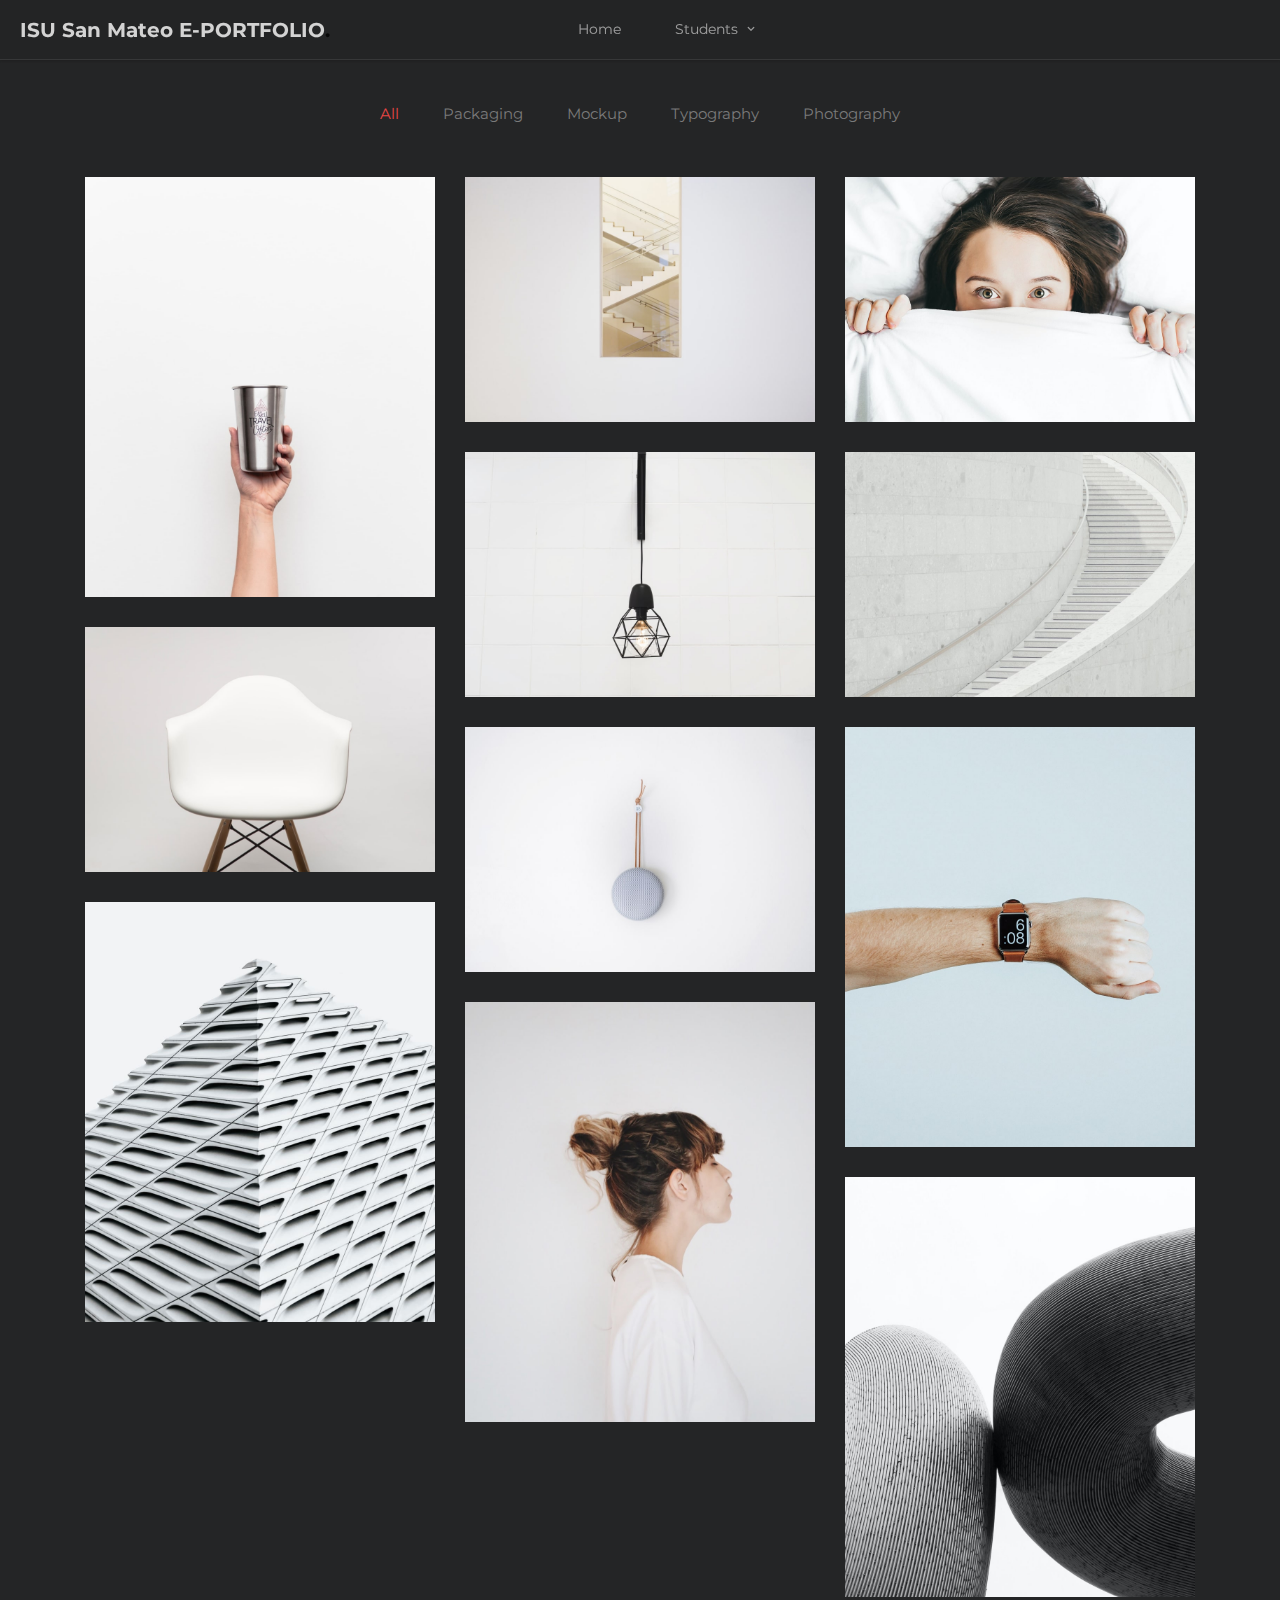
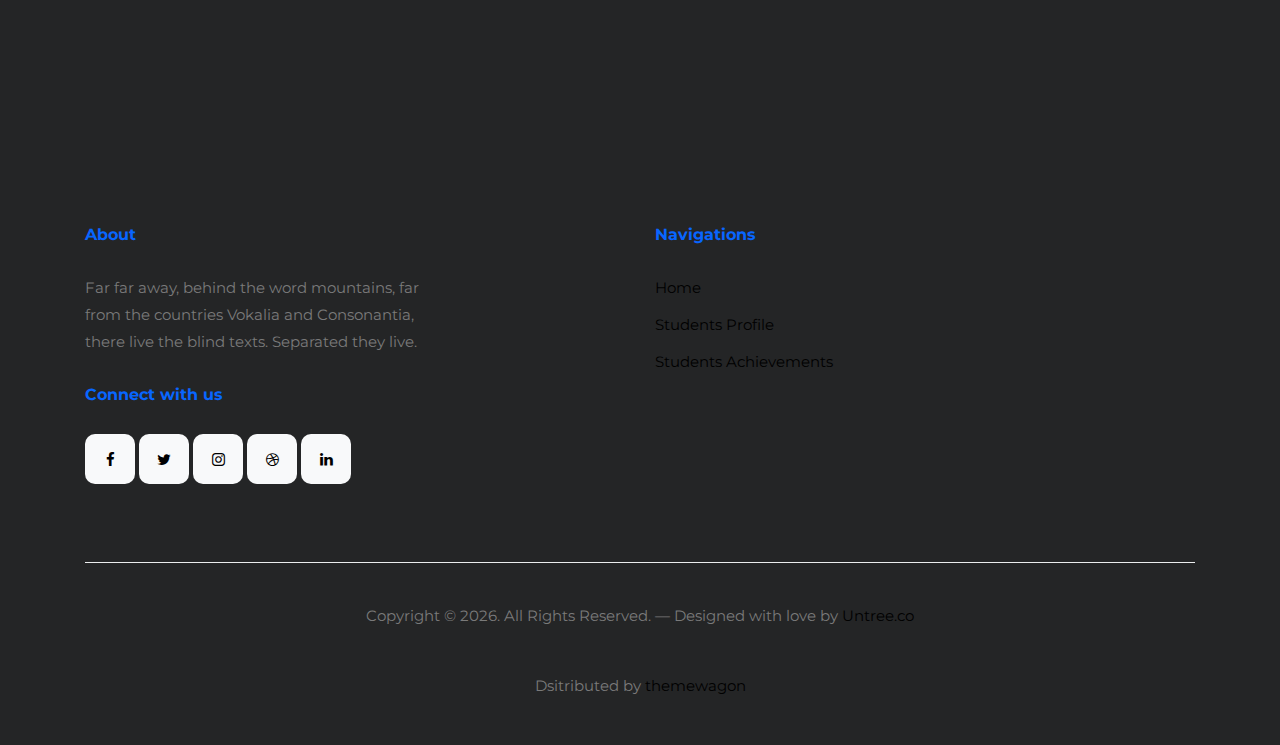
<file: students-achievement.html>
<!-- /*
* Template Name: Append
* Template Author: Untree.co
* Tempalte URI: https://untree.co/
* License: https://creativecommons.org/licenses/by/3.0/
*/ -->
<!doctype html>
<html lang="en">

    <head>
        <meta charset="utf-8">
        <meta name="viewport" content="width=device-width, initial-scale=1, shrink-to-fit=no">
        <meta name="author" content="Untree.co">
        <link rel="shortcut icon" href="favicon.png">

        <meta name="description" content="" />
        <meta name="keywords" content="bootstrap, bootstrap4" />


        <link href="https://fonts.googleapis.com/css2?family=Montserrat:wght@300;400;700&display=swap" rel="stylesheet">

        <link rel="stylesheet" href="css/bootstrap.min.css">
        <link rel="stylesheet" href="css/owl.carousel.min.css">
        <link rel="stylesheet" href="css/owl.theme.default.min.css">
        <link rel="stylesheet" href="fonts/icomoon/style.css">
        <link rel="stylesheet" href="fonts/feather/style.css">
        <link rel="stylesheet" href="fonts/flaticon/font/flaticon.css">
        <link rel="stylesheet" href="css/jquery.fancybox.min.css">
        <link rel="stylesheet" href="css/aos.css">
        <link rel="stylesheet" href="css/style.css">
        <link rel="stylesheet" href="css/app.css" />

        <title>Append Free HTML Template by Untree.co</title>

        <style>
            video {
                position: absolute;
                /* top: 50%;
                left: 50%; */
                width: 100%;
                height: 100%;
                object-fit: cover;
                /* transform: translate(-50%, -50%); */
                z-index: 2;
            }
        </style>
    </head>

    <body>


        <div class="site-mobile-menu site-navbar-target">
            <div class="site-mobile-menu-header">
                <div class="site-mobile-menu-close">
                    <span class="icofont-close js-menu-toggle"></span>
                </div>
            </div>
            <div class="site-mobile-menu-body"></div>
        </div>

        <div class="container">


            <nav class="site-nav" style="opacity: .8;">
                <div class="logo">
                    <a href="index.html" class="text-white">ISU San Mateo E-PORTFOLIO<span
                            class="text-black">.</span></a>
                </div>
                <div class="row align-items-center">


                    <div class="col-12 col-sm-12 col-lg-12 site-navigation text-center">
                        <ul class="js-clone-nav d-none d-lg-inline-block text-left site-menu">
                            <li class=""><a href="index.html" class="">Home</a></li>
                            <li class="has-children ">
                                <a href="#">Students</a>
                                <ul class="dropdown">
                                    <li><a href="students-profile.html">Profile</a></li>
                                    <li class=""><a href="students-achievement.html">Achievements</a></li>
                                </ul>
                            </li>
                        </ul>

                        <a href="#" class="burger light ml-auto site-menu-toggle js-menu-toggle d-block d-lg-none"
                            data-toggle="collapse" data-target="#main-navbar">
                            <span></span>
                        </a>

                    </div>

                </div>
            </nav>

        </div>

        <div class="site-section" id="portfolio-section">
            <div class="container">

                <div class="filters" data-aos="fade-up" data-aos-delay="100">
                    <ul>
                        <li class="active" data-filter="*">All</li>
                        <li data-filter=".packaging">Packaging</li>
                        <li data-filter=".mockup">Mockup</li>
                        <li data-filter=".typography">Typography</li>
                        <li data-filter=".photography">Photography</li>
                    </ul>
                </div>

                <div class="filters-content mb-5" data-aos="fade-up" data-aos-delay="200">
                    <div class="row grid">
                        <div class="isotope-card col-sm-4 all mockup">
                            <a href="images/img_v_4-min.jpg" data-fancybox="gal">
                                <img src="images/img_v_4-min.jpg" alt="Image" class="img-fluid">
                                <div class="contents">
                                    <h3>Card Vol. 3</h3>
                                    <div class="cat">Mockup</div>
                                </div>
                            </a>
                        </div>

                        <div class="isotope-card col-sm-4 all mockup">
                            <a href="images/img_h_1-min.jpg" data-fancybox="gal">
                                <img src="images/img_h_1-min.jpg" alt="Image" class="img-fluid">
                                <div class="contents">
                                    <h3>Card Vol. 3</h3>
                                    <div class="cat">Mockup</div>
                                </div>
                            </a>
                        </div>
                        <div class="isotope-card col-sm-4 all mockup">
                            <a href="images/img_h_8-min.jpg" data-fancybox="gal">
                                <img src="images/img_h_8-min.jpg" alt="Image" class="img-fluid">
                                <div class="contents">
                                    <h3>Card Vol. 3</h3>
                                    <div class="cat">Mockup</div>
                                </div>
                            </a>
                        </div>
                        <div class="isotope-card col-sm-4 all typography">
                            <a href="images/img_h_2-min.jpg" data-fancybox="gal">
                                <img src="images/img_h_2-min.jpg" alt="Image" class="img-fluid">
                                <div class="contents">
                                    <h3>House Design</h3>
                                    <div class="cat">Typography</div>
                                </div>
                            </a>

                        </div>
                        <div class="isotope-card col-sm-4 all mockup">
                            <a href="images/img_h_3-min.jpg" data-fancybox="gal">
                                <img src="images/img_h_3-min.jpg" alt="Image" class="img-fluid">
                                <div class="contents">
                                    <h3>WoW</h3>
                                    <div class="cat">Mockup</div>
                                </div>
                            </a>
                        </div>
                        <div class="isotope-card col-sm-4 all packaging">
                            <a href="images/img_h_4-min.jpg" data-fancybox="gal">
                                <img src="images/img_h_4-min.jpg" alt="Image" class="img-fluid">
                                <div class="contents">
                                    <h3>Seat</h3>
                                    <div class="cat">Packaging</div>
                                </div>
                            </a>
                        </div>
                        <div class="isotope-card col-sm-4 all typography">
                            <a href="images/img_h_5-min.jpg" data-fancybox="gal">
                                <img src="images/img_h_5-min.jpg" alt="Image" class="img-fluid">
                                <div class="contents">
                                    <h3>Seat</h3>
                                    <div class="cat">Packaging</div>
                                </div>
                            </a>
                        </div>
                        <div class="isotope-card col-sm-4 all photography">
                            <a href="images/img_v_1-min.jpg" data-fancybox="gal">
                                <img src="images/img_v_1-min.jpg" alt="Image" class="img-fluid">
                                <div class="contents">
                                    <h3>House Design</h3>
                                    <div class="cat">Photography</div>
                                </div>
                            </a>
                        </div>
                        <div class="isotope-card col-sm-4 all photography">
                            <a href="images/img_v_2-min.jpg" data-fancybox="gal">
                                <img src="images/img_v_2-min.jpg" alt="Image" class="img-fluid">
                                <div class="contents">
                                    <h3>House Design</h3>
                                    <div class="cat">Photography</div>
                                </div>
                            </a>

                        </div>

                        <div class="isotope-card col-sm-4 all photography">
                            <a href="images/img_v_8-min.jpg" data-fancybox="gal">
                                <img src="images/img_v_8-min.jpg" alt="Image" class="img-fluid">
                                <div class="contents">
                                    <h3>House Design</h3>
                                    <div class="cat">Photography</div>
                                </div>
                            </a>

                        </div>
                        <div class="isotope-card col-sm-4 all photography">
                            <a href="images/img_v_3-min.jpg" data-fancybox="gal">
                                <img src="images/img_v_3-min.jpg" alt="Image" class="img-fluid">
                                <div class="contents">
                                    <h3>House Design</h3>
                                    <div class="cat">Photography</div>
                                </div>
                            </a>

                        </div>

                    </div>
                </div>
            </div>
        </div>

        <div class="site-footer">
            <div class="container">
                <div class="row justify-content-between">
                    <div class="col-lg-4">
                        <div class="widget">
                            <h3>About</h3>
                            <p>Far far away, behind the word mountains, far from the countries Vokalia and Consonantia,
                                there live the blind texts. Separated they live.</p>
                        </div>
                        <div class="widget">
                            <h3>Connect with us</h3>
                            <ul class="social list-unstyled">
                                <li><a href="#"><span class="icon-facebook"></span></a></li>
                                <li><a href="#"><span class="icon-twitter"></span></a></li>
                                <li><a href="#"><span class="icon-instagram"></span></a></li>
                                <li><a href="#"><span class="icon-dribbble"></span></a></li>
                                <li><a href="#"><span class="icon-linkedin"></span></a></li>
                            </ul>
                        </div>
                    </div>
                    <div class="col-lg-6">
                        <div class="row">
                            <div class="col-12">
                                <div class="widget">
                                    <h3>Navigations</h3>
                                </div>
                            </div>
                            <div class="col-12 col-sm-12 col-md-12">
                                <div class="widget">
                                    <ul class="links list-unstyled">
                                        <li><a href="index.html">Home</a></li>
                                        <li><a href="students-profile.html">Students Profile</a></li>
                                        <li><a href="students-achievement.html">Students Achievements</a></li>
                                    </ul>
                                </div>
                            </div>
                        </div>
                    </div>
                </div>

                <div class="row justify-content-center text-center copyright">
                    <div class="col-md-8">
                        <p>Copyright &copy;
                            <script>document.write(new Date().getFullYear());</script>. All Rights Reserved. &mdash;
                            Designed with love by <a href="https://untree.co">Untree.co</a>
                        </p> </br>
                        <p> Dsitributed by <a href="https://themewagon.com">themewagon</a> </p>
                    </div>
                </div>
            </div>
        </div>


        <div id="overlayer"></div>
        <div class="loader">
            <div class="spinner-border" role="status">
                <span class="sr-only">Loading...</span>
            </div>
        </div>

        <script src="js/jquery-3.5.1.min.js"></script>
        <script src="js/jquery-migrate-3.0.0.min.js"></script>
        <script src="js/popper.min.js"></script>
        <script src="js/bootstrap.min.js"></script>
        <script src="js/owl.carousel.min.js"></script>
        <script src="js/aos.js"></script>
        <script src="js/imagesloaded.pkgd.js"></script>
        <script src="js/isotope.pkgd.min.js"></script>
        <script src="js/jquery.animateNumber.min.js"></script>
        <script src="js/jquery.stellar.min.js"></script>
        <script src="js/jquery.waypoints.min.js"></script>
        <script src="js/jquery.fancybox.min.js"></script>
        <script src="js/custom.js"></script>
        <script src="js/app.js"></script>


    </body>

</html>
</file>
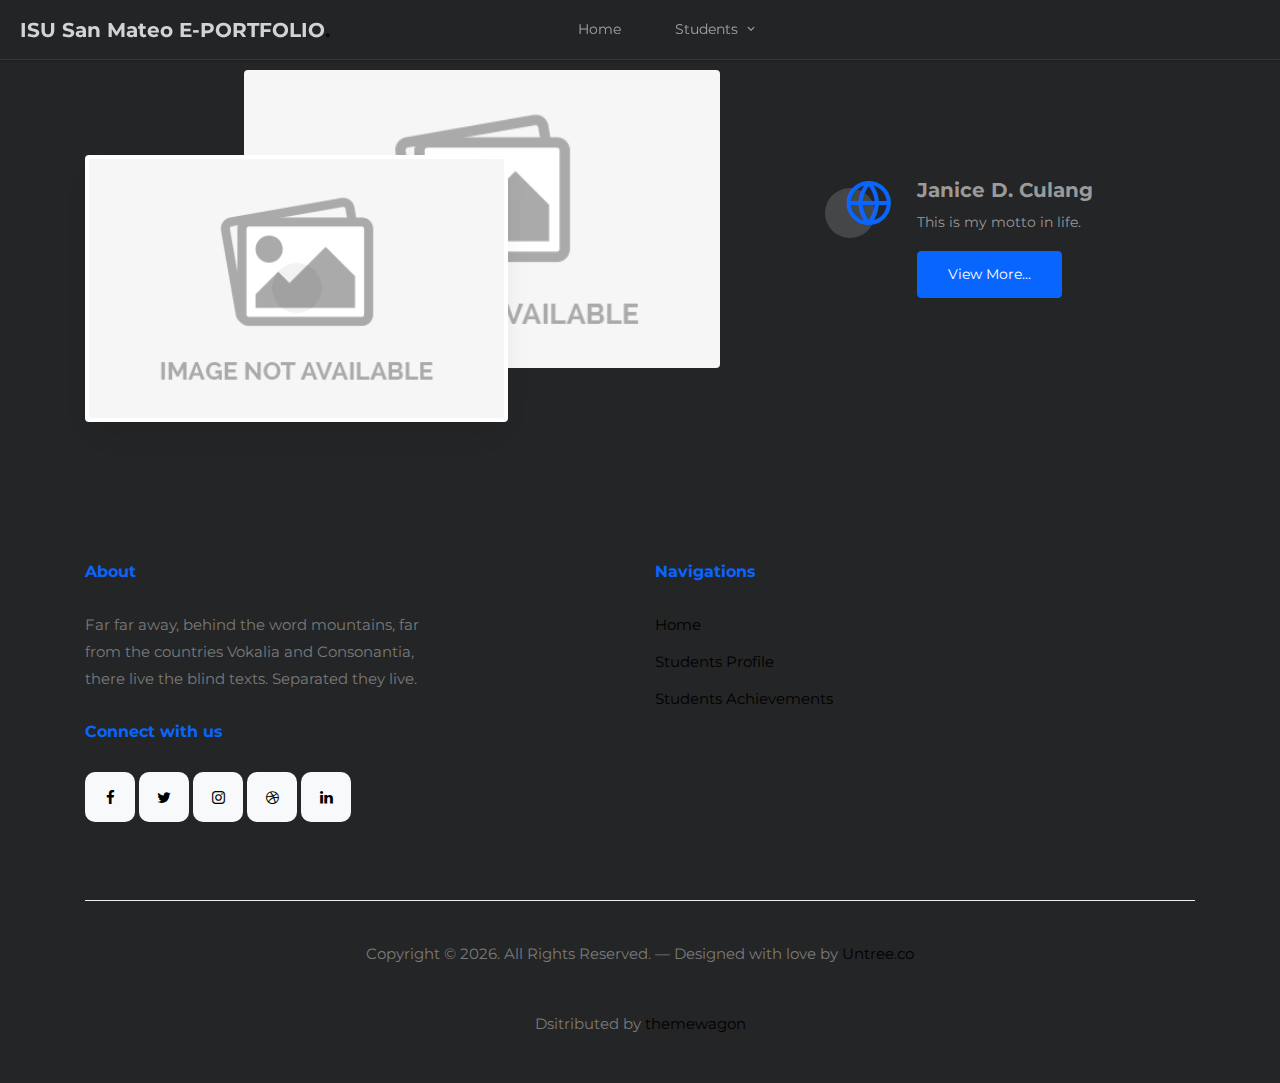
<file: students-profile.html>
<!-- /*
* Template Name: Append
* Template Author: Untree.co
* Tempalte URI: https://untree.co/
* License: https://creativecommons.org/licenses/by/3.0/
*/ -->
<!doctype html>
<html lang="en">

    <head>
        <meta charset="utf-8">
        <meta name="viewport" content="width=device-width, initial-scale=1, shrink-to-fit=no">
        <meta name="author" content="Untree.co">
        <link rel="shortcut icon" href="favicon.png">

        <meta name="description" content="" />
        <meta name="keywords" content="bootstrap, bootstrap4" />


        <link href="https://fonts.googleapis.com/css2?family=Montserrat:wght@300;400;700&display=swap" rel="stylesheet">

        <link rel="stylesheet" href="css/bootstrap.min.css">
        <link rel="stylesheet" href="css/owl.carousel.min.css">
        <link rel="stylesheet" href="css/owl.theme.default.min.css">
        <link rel="stylesheet" href="fonts/icomoon/style.css">
        <link rel="stylesheet" href="fonts/feather/style.css">
        <link rel="stylesheet" href="fonts/flaticon/font/flaticon.css">
        <link rel="stylesheet" href="css/jquery.fancybox.min.css">
        <link rel="stylesheet" href="css/aos.css">
        <link rel="stylesheet" href="css/style.css">
        <link rel="stylesheet" href="css/app.css" />

        <title>Append Free HTML Template by Untree.co</title>

        <style>
            video {
                position: absolute;
                /* top: 50%;
                left: 50%; */
                width: 100%;
                height: 100%;
                object-fit: cover;
                /* transform: translate(-50%, -50%); */
                z-index: 2;
            }
        </style>
    </head>

    <body>


        <div class="site-mobile-menu site-navbar-target">
            <div class="site-mobile-menu-header">
                <div class="site-mobile-menu-close">
                    <span class="icofont-close js-menu-toggle"></span>
                </div>
            </div>
            <div class="site-mobile-menu-body"></div>
        </div>

        <div class="container">


            <nav class="site-nav" style="opacity: .8;">
                <div class="logo">
                    <a href="index.html" class="text-white">ISU San Mateo E-PORTFOLIO<span
                            class="text-black">.</span></a>
                </div>
                <div class="row align-items-center">


                    <div class="col-12 col-sm-12 col-lg-12 site-navigation text-center">
                        <ul class="js-clone-nav d-none d-lg-inline-block text-left site-menu">
                            <li class=""><a href="index.html" class="">Home</a></li>
                            <li class="has-children ">
                                <a href="#">Students</a>
                                <ul class="dropdown">
                                    <li><a href="students-profile.html">Profile</a></li>
                                    <li class=""><a href="students-achievement.html">Achievements</a></li>
                                </ul>
                            </li>
                        </ul>

                        <a href="#" class="burger light ml-auto site-menu-toggle js-menu-toggle d-block d-lg-none"
                            data-toggle="collapse" data-target="#main-navbar">
                            <span></span>
                        </a>

                    </div>

                </div>
            </nav>

        </div>

        <div class="features-lg">
            <div class="container">
                <div class="row feature align-items-center justify-content-between">
                    <div class="col-lg-7 mb-4 mb-lg-0 section-stack" data-aos="fade-up" data-aos-delay="0">
                        <div class="image-stack">
                            <div class="image-stack__item image-stack__item--top">
                                <a href="images/image-not-available.jpg" data-fancybox class="video-wrap">
                                    <span class="play-wrap"></span>
                                    <img src="images/image-not-available.jpg" alt="Image" class="img-fluid rounded" />
                                </a>
                                <!-- <img src="images/img_h_2-min.jpg" alt="" /> -->
                            </div>
                            <div class="image-stack__item image-stack__item--bottom">
                                <a href="images/image-not-available.jpg" data-fancybox class="video-wrap">
                                    <img src="images/image-not-available.jpg" alt="Image" class="img-fluid rounded" />
                                </a>
                                <!-- <img src="images/img_h_3-min.jpg" alt="" /> -->
                            </div>
                        </div>
                    </div>
                    <div class="col-lg-4 section-title" data-aos="fade-up" data-aos-delay="100">
                        <div class="unit-4 d-flex">
                            <div class="unit-4-icon mr-4">
                                <span class="feather-globe"></span>
                            </div>
                            <div>
                                <h3 class="text-grey font-weight-bold">
                                    Janice D. Culang
                                </h3>
                                <p class="text-grey">
                                    This is my motto in life.
                                </p>
                                <p>
                                    <a href="#" class="btn btn-primary">View More...</a>
                                </p>
                            </div>
                        </div>
                    </div>
                </div>
            </div>
        </div>

        <div class="site-footer">
            <div class="container">
                <div class="row justify-content-between">
                    <div class="col-lg-4">
                        <div class="widget">
                            <h3>About</h3>
                            <p>Far far away, behind the word mountains, far from the countries Vokalia and Consonantia,
                                there live the blind texts. Separated they live.</p>
                        </div>
                        <div class="widget">
                            <h3>Connect with us</h3>
                            <ul class="social list-unstyled">
                                <li><a href="#"><span class="icon-facebook"></span></a></li>
                                <li><a href="#"><span class="icon-twitter"></span></a></li>
                                <li><a href="#"><span class="icon-instagram"></span></a></li>
                                <li><a href="#"><span class="icon-dribbble"></span></a></li>
                                <li><a href="#"><span class="icon-linkedin"></span></a></li>
                            </ul>
                        </div>
                    </div>
                    <div class="col-lg-6">
                        <div class="row">
                            <div class="col-12">
                                <div class="widget">
                                    <h3>Navigations</h3>
                                </div>
                            </div>
                            <div class="col-12 col-sm-12 col-md-12">
                                <div class="widget">
                                    <ul class="links list-unstyled">
                                        <li><a href="index.html">Home</a></li>
                                        <li><a href="students-profile.html">Students Profile</a></li>
                                        <li><a href="students-achievement.html">Students Achievements</a></li>
                                    </ul>
                                </div>
                            </div>
                        </div>
                    </div>
                </div>

                <div class="row justify-content-center text-center copyright">
                    <div class="col-md-8">
                        <p>Copyright &copy;
                            <script>document.write(new Date().getFullYear());</script>. All Rights Reserved. &mdash;
                            Designed with love by <a href="https://untree.co">Untree.co</a>
                        </p> </br>
                        <p> Dsitributed by <a href="https://themewagon.com">themewagon</a> </p>
                    </div>
                </div>
            </div>
        </div>


        <div id="overlayer"></div>
        <div class="loader">
            <div class="spinner-border" role="status">
                <span class="sr-only">Loading...</span>
            </div>
        </div>

        <script src="js/jquery-3.5.1.min.js"></script>
        <script src="js/jquery-migrate-3.0.0.min.js"></script>
        <script src="js/popper.min.js"></script>
        <script src="js/bootstrap.min.js"></script>
        <script src="js/owl.carousel.min.js"></script>
        <script src="js/aos.js"></script>
        <script src="js/imagesloaded.pkgd.js"></script>
        <script src="js/isotope.pkgd.min.js"></script>
        <script src="js/jquery.animateNumber.min.js"></script>
        <script src="js/jquery.stellar.min.js"></script>
        <script src="js/jquery.waypoints.min.js"></script>
        <script src="js/jquery.fancybox.min.js"></script>
        <script src="js/custom.js"></script>
        <script src="js/app.js"></script>


    </body>

</html>
</file>
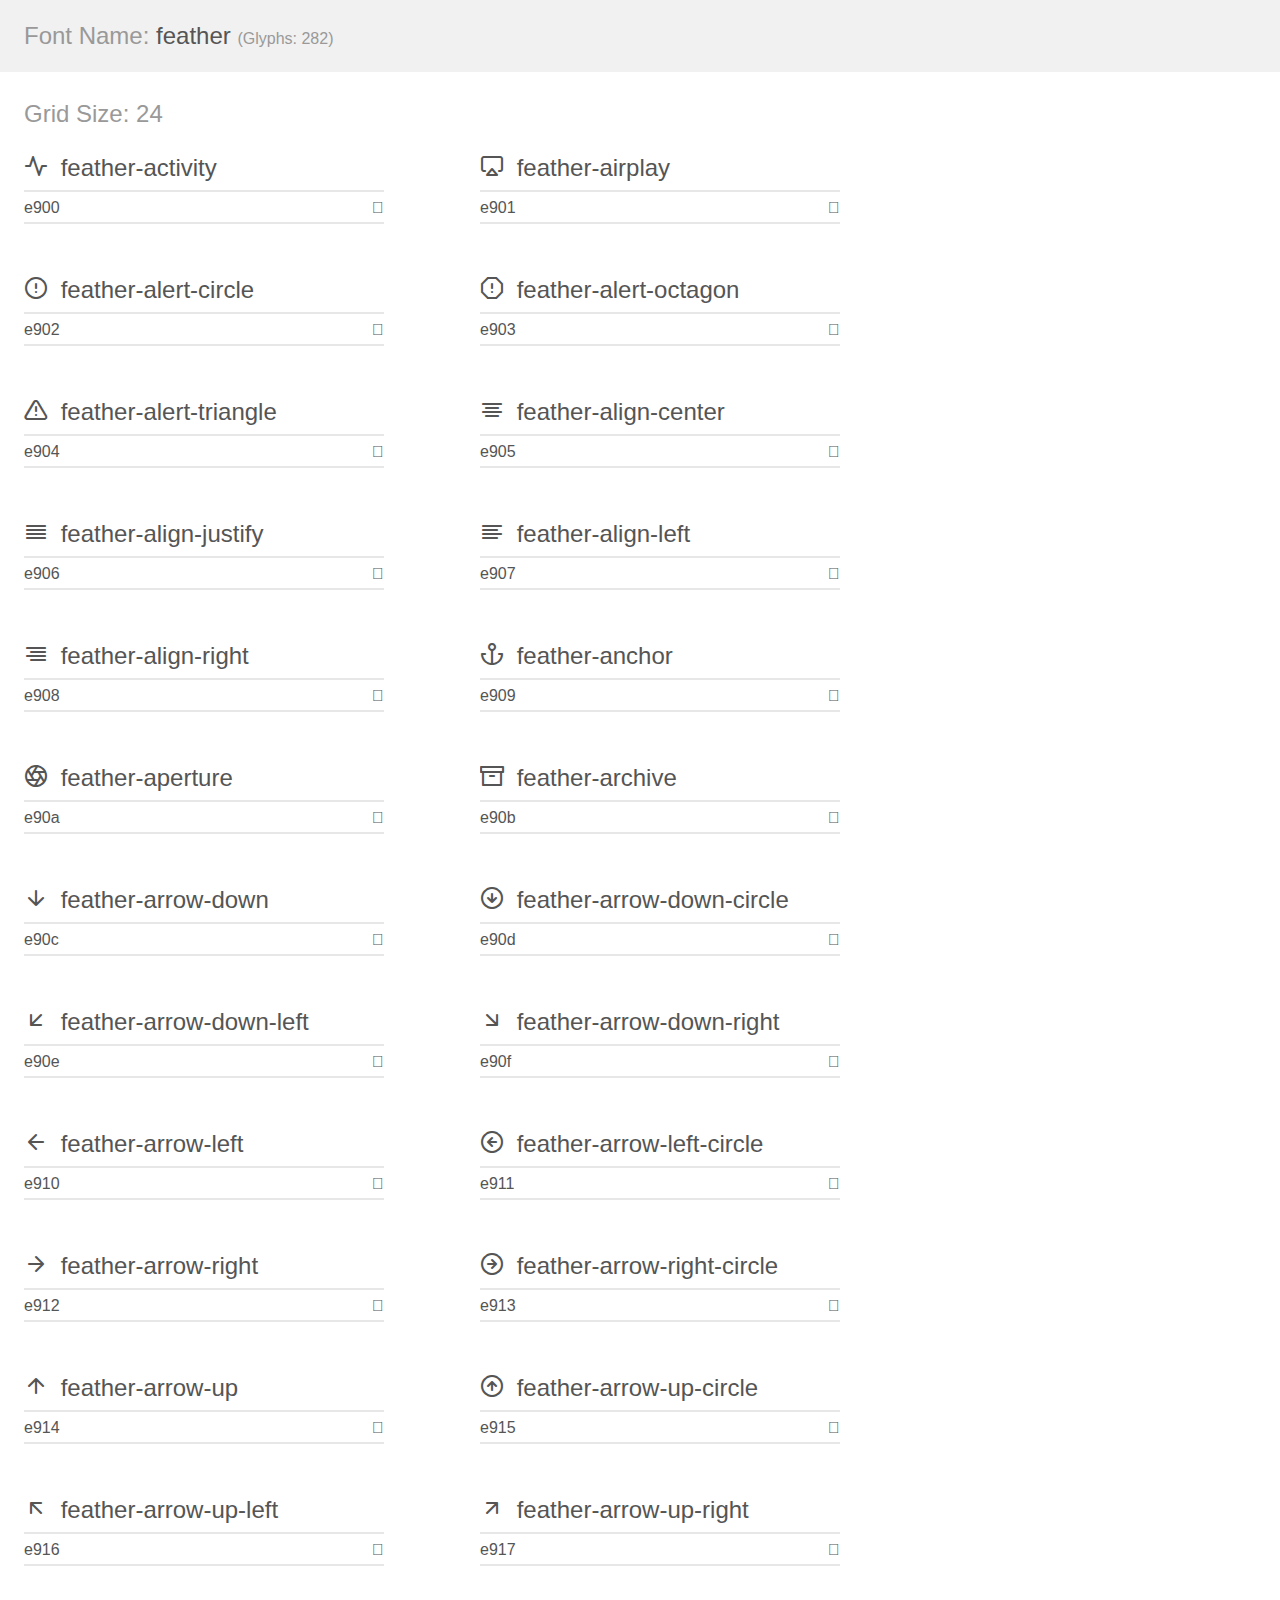
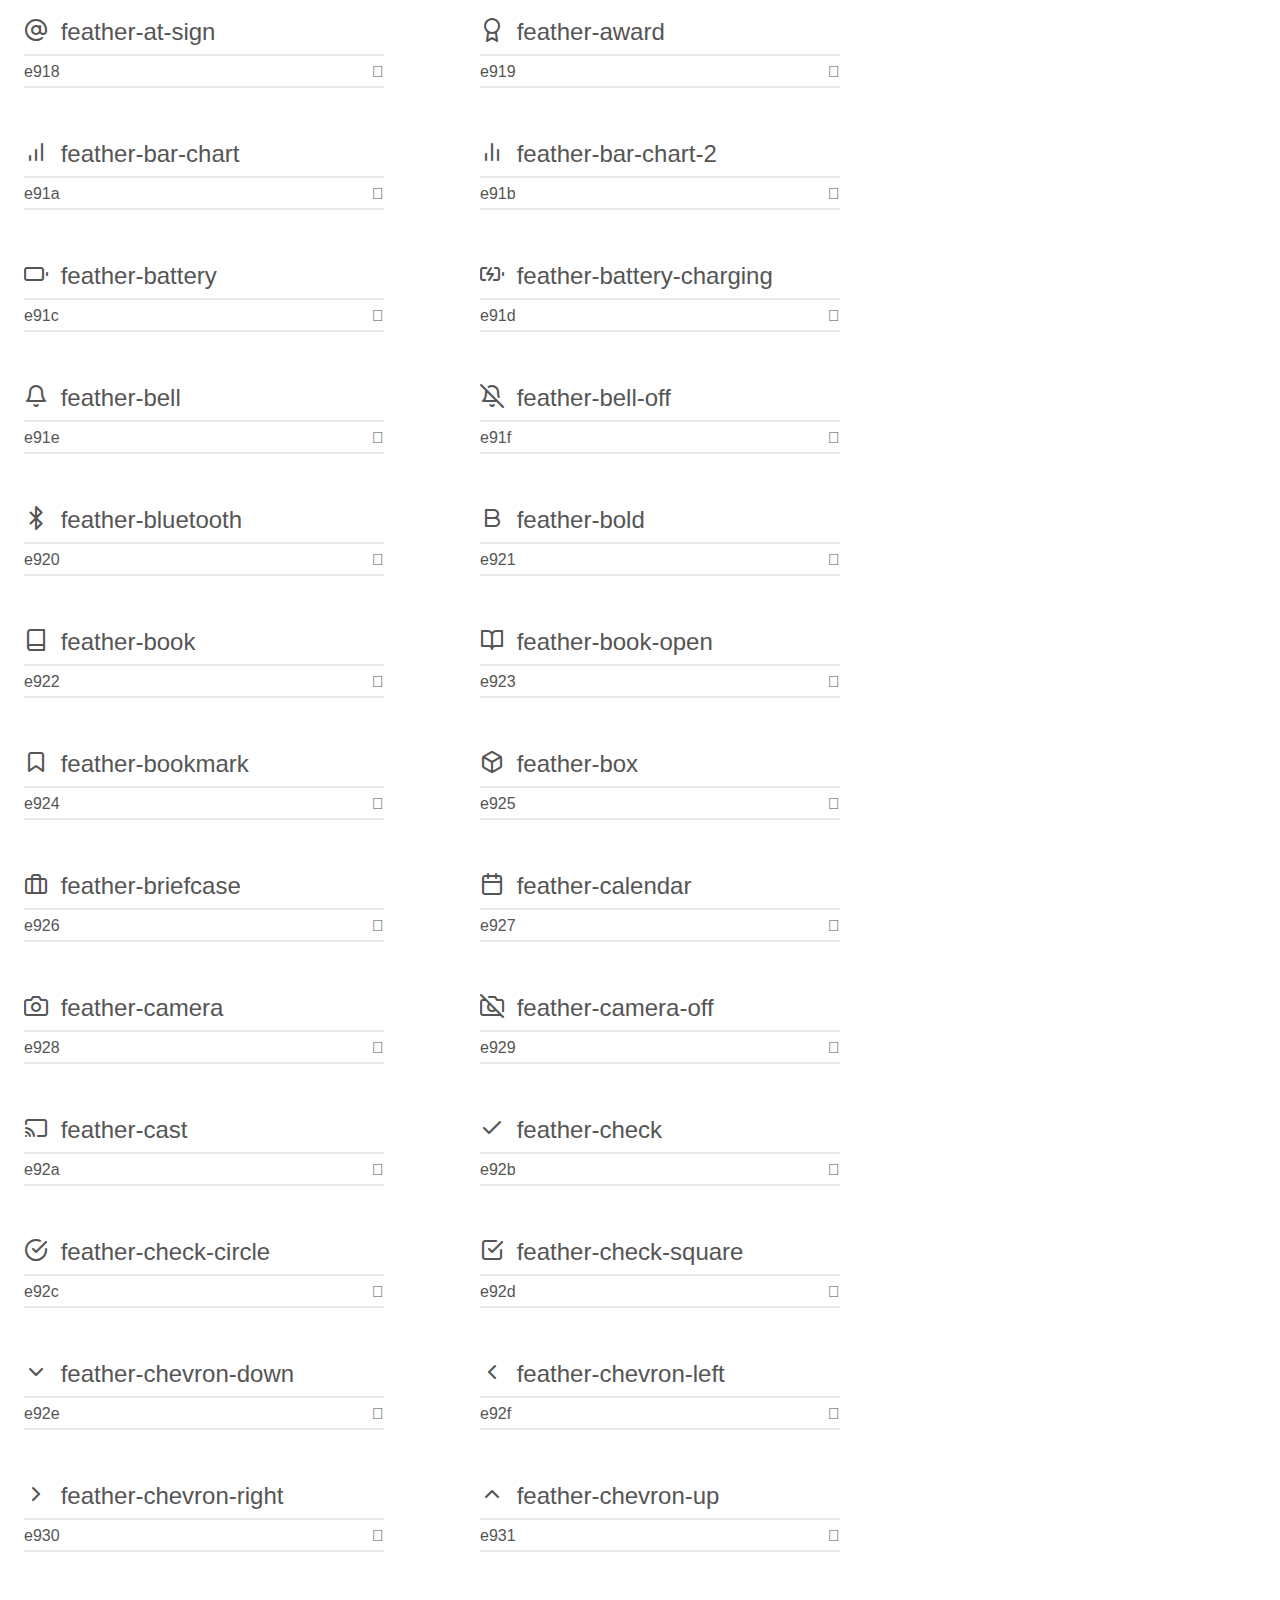
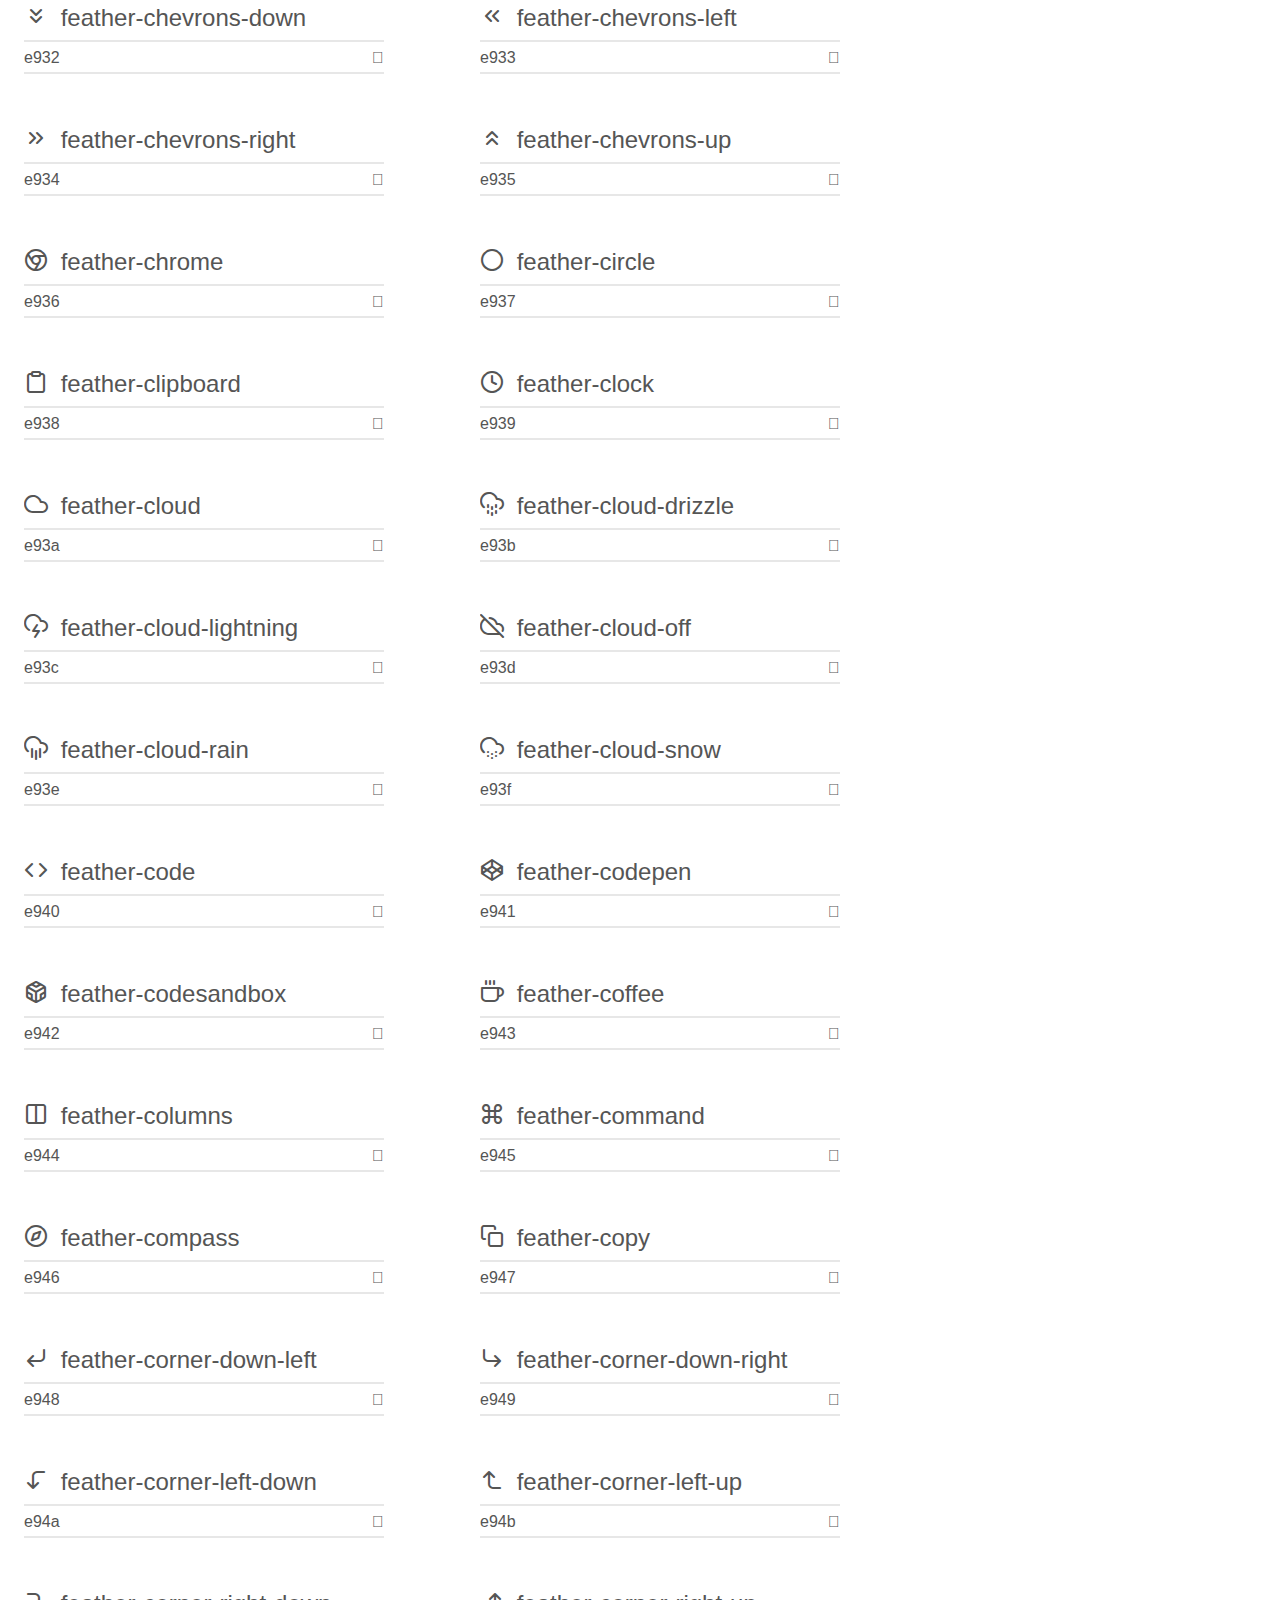
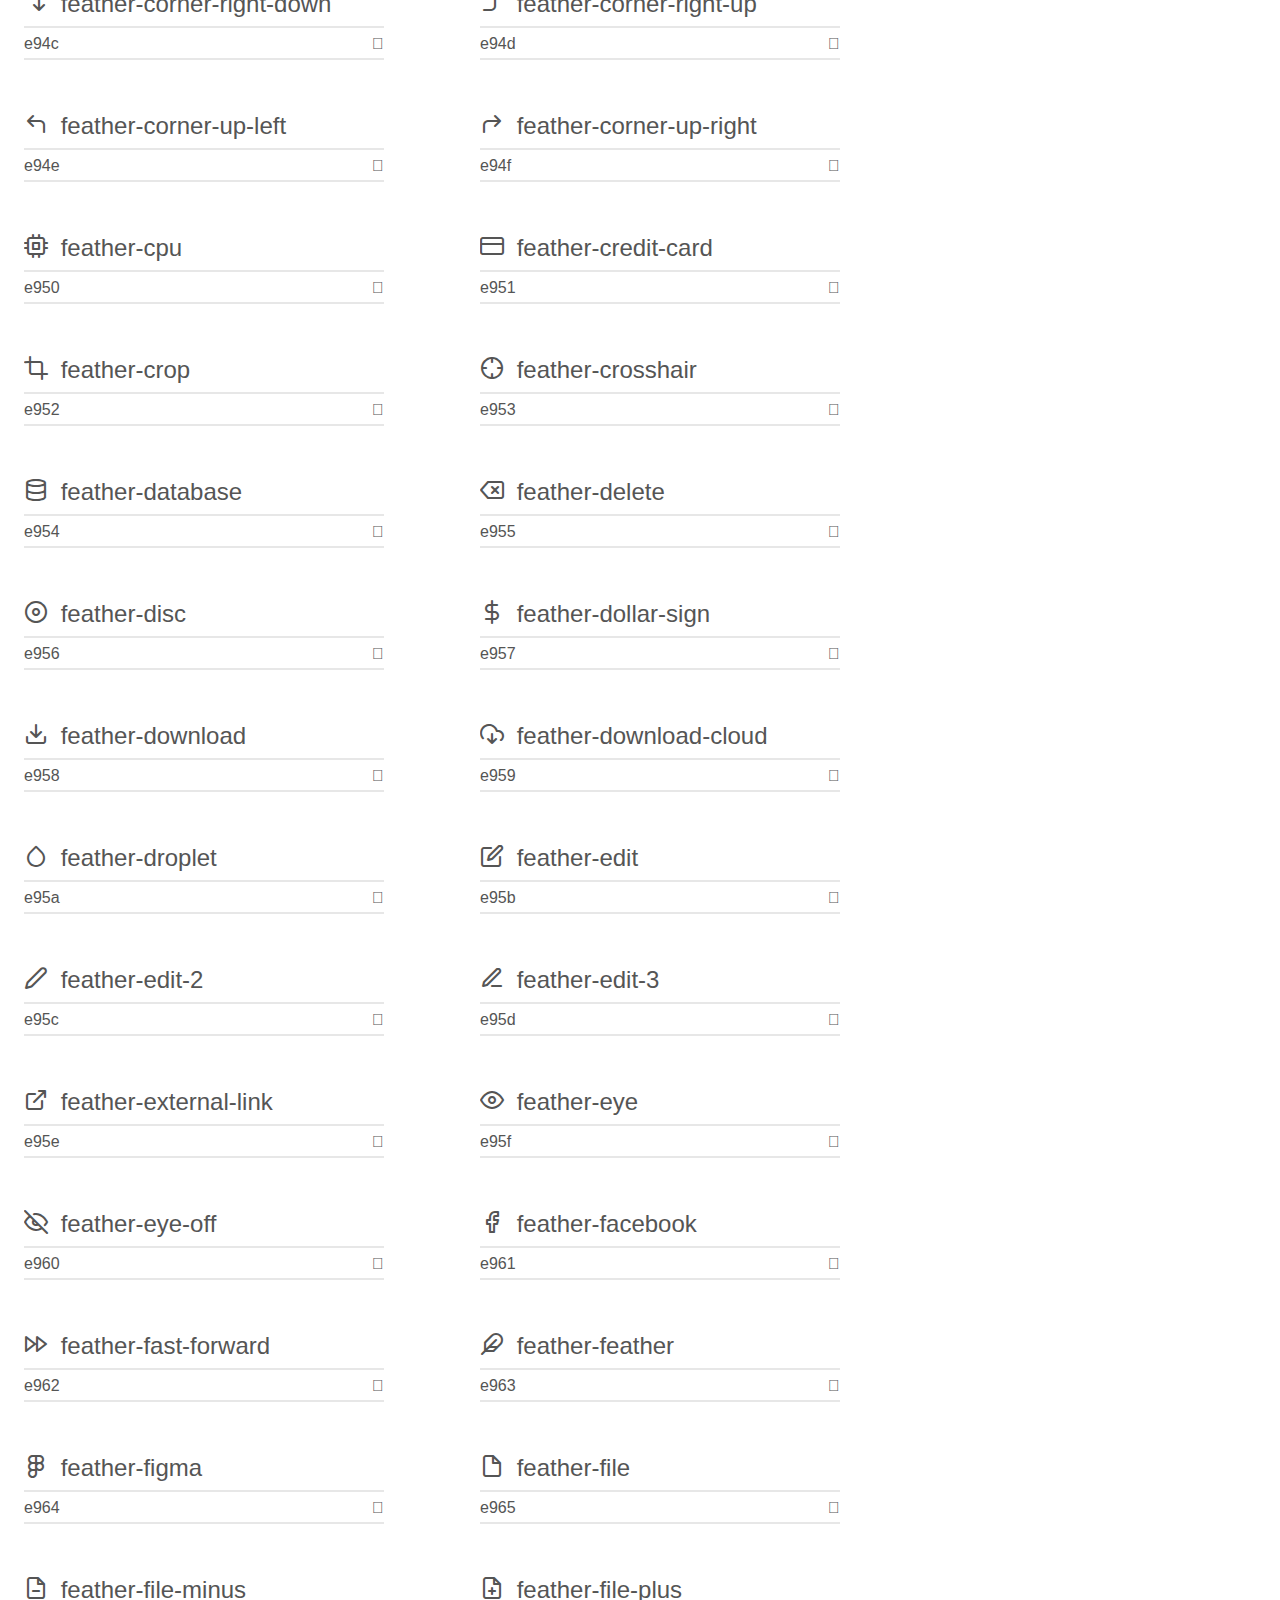
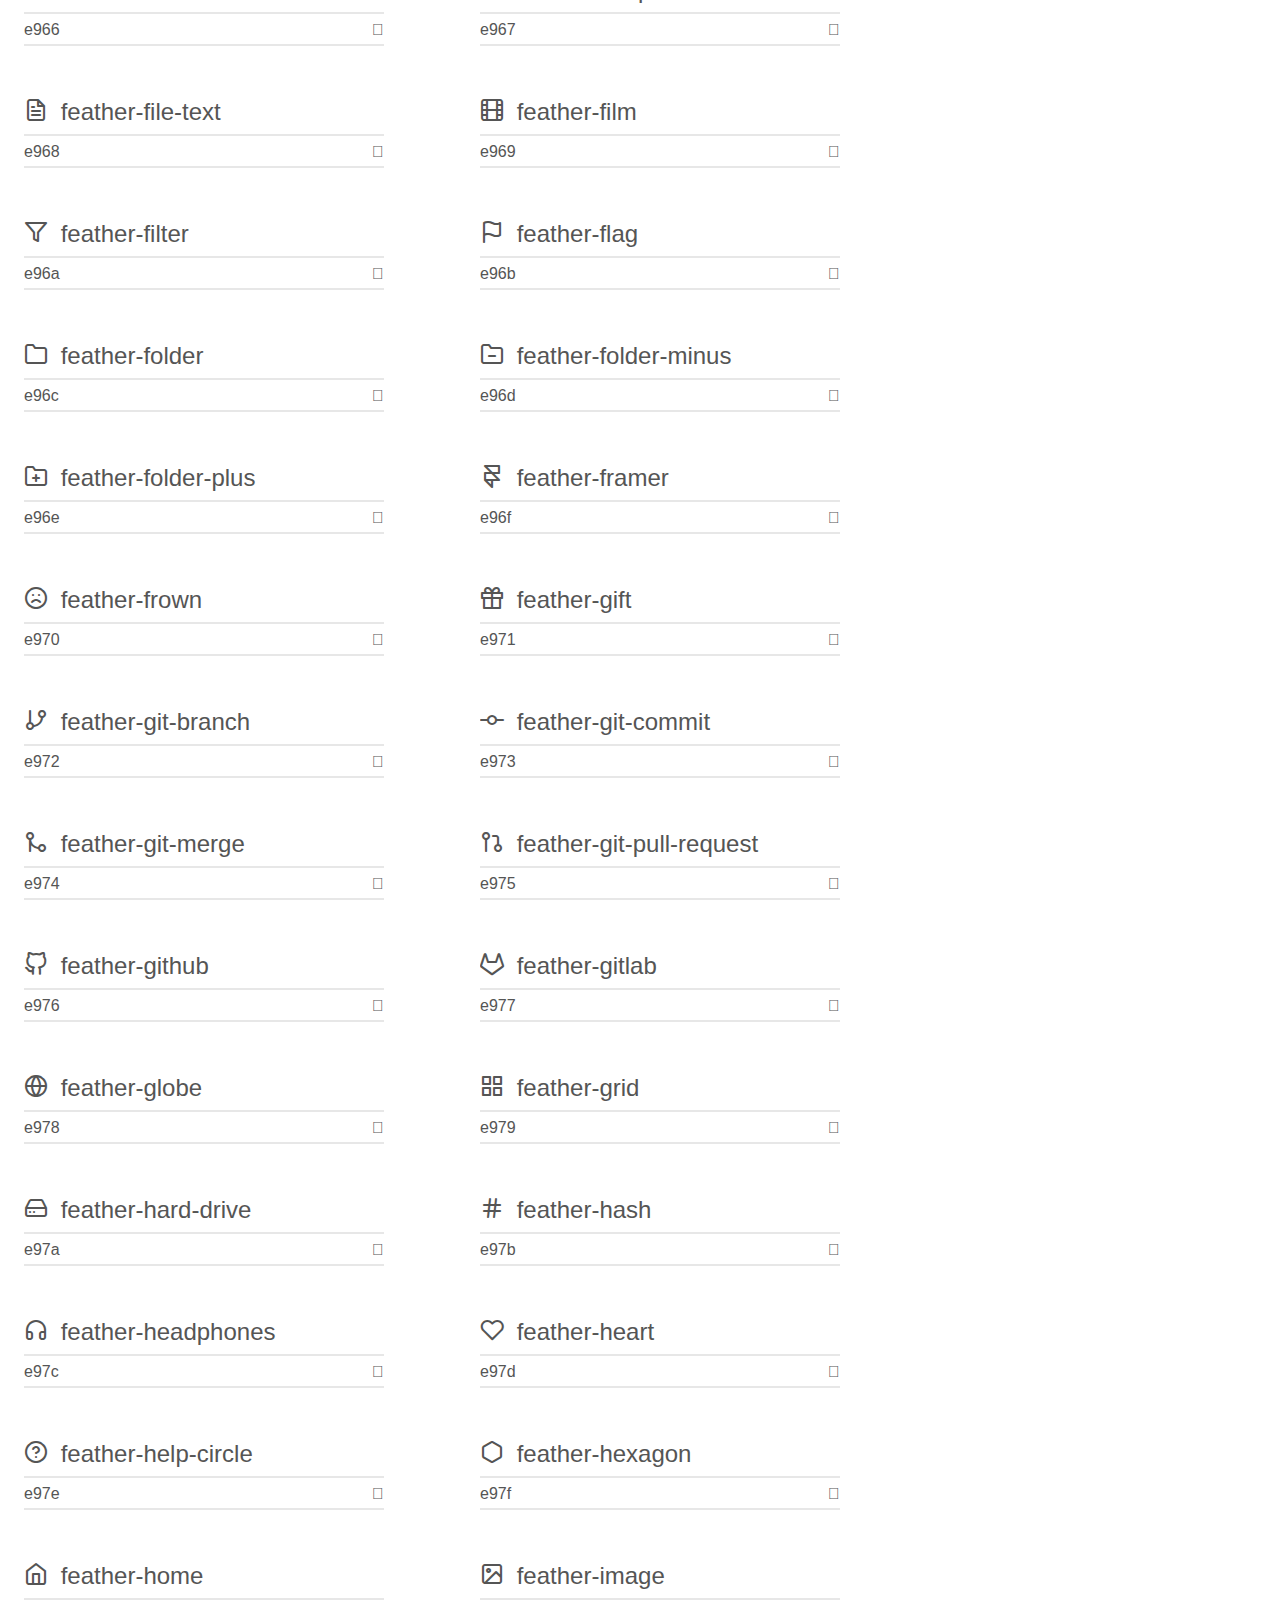
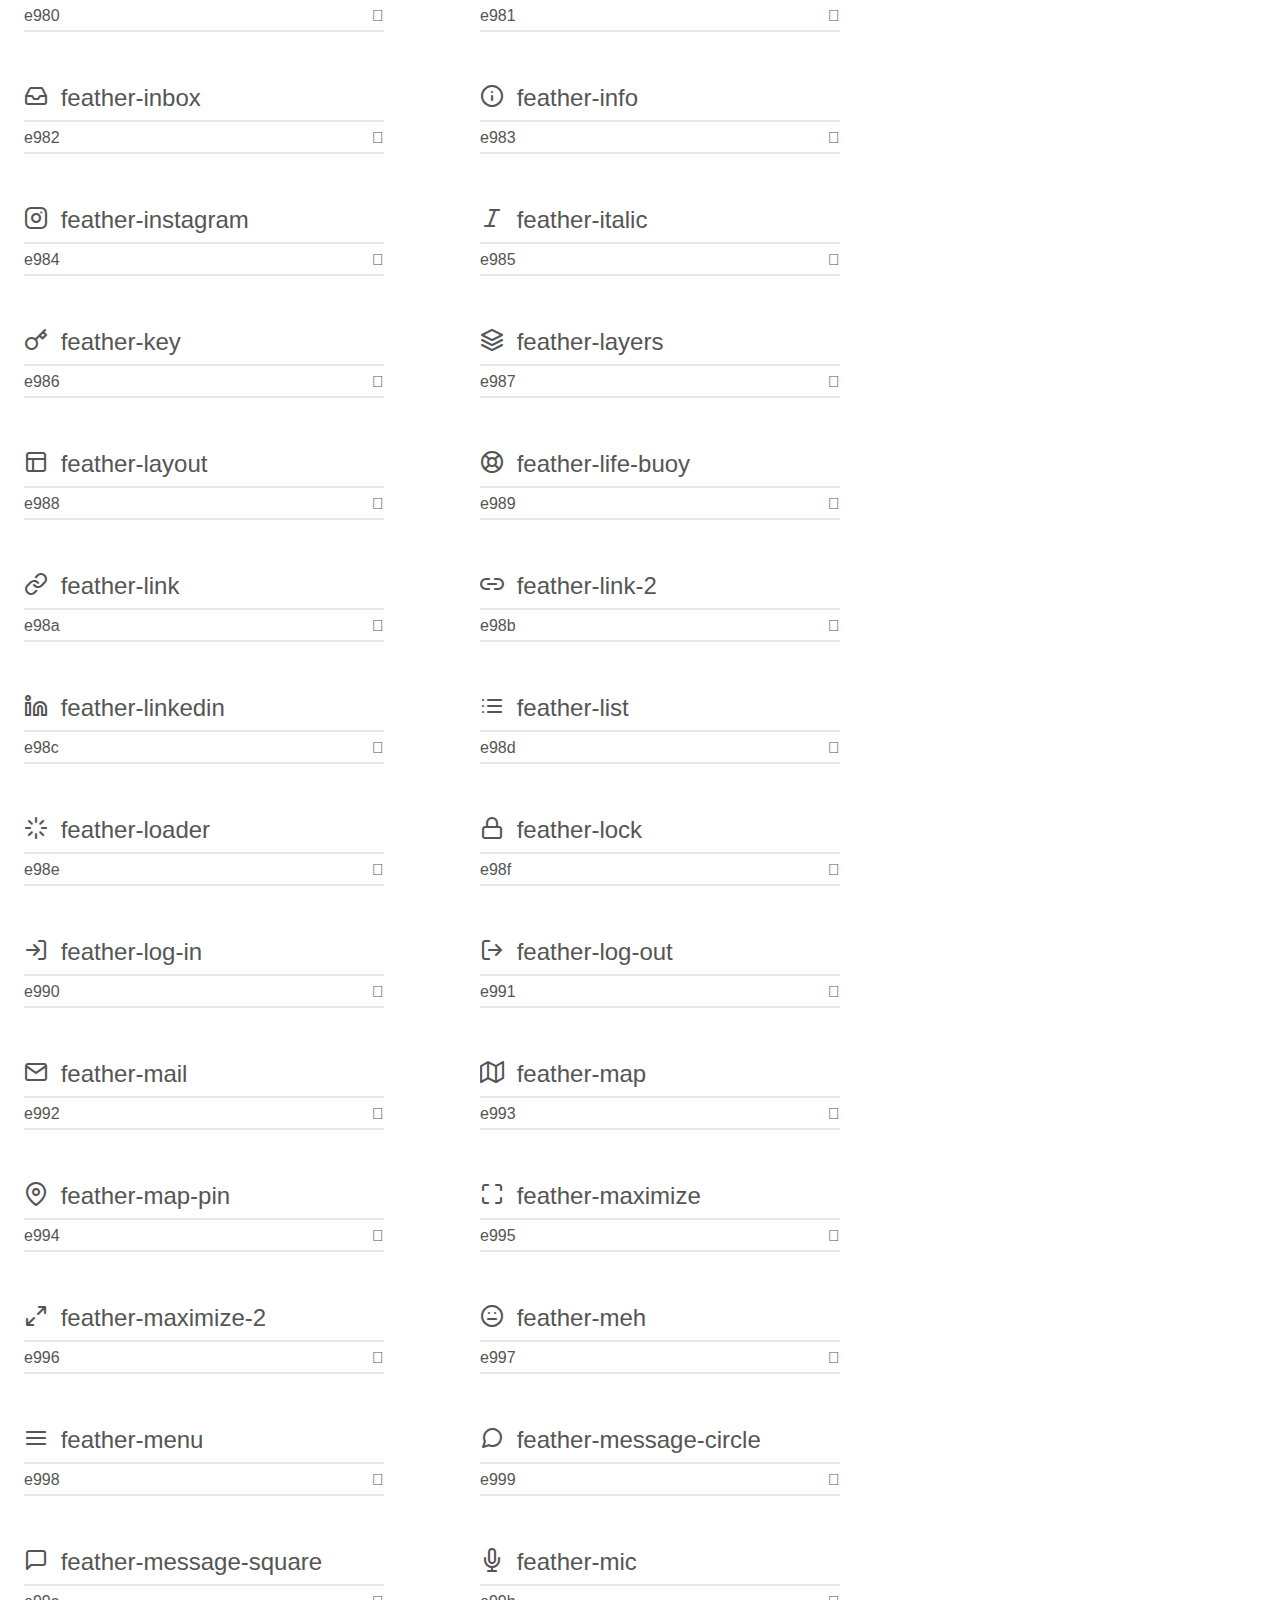
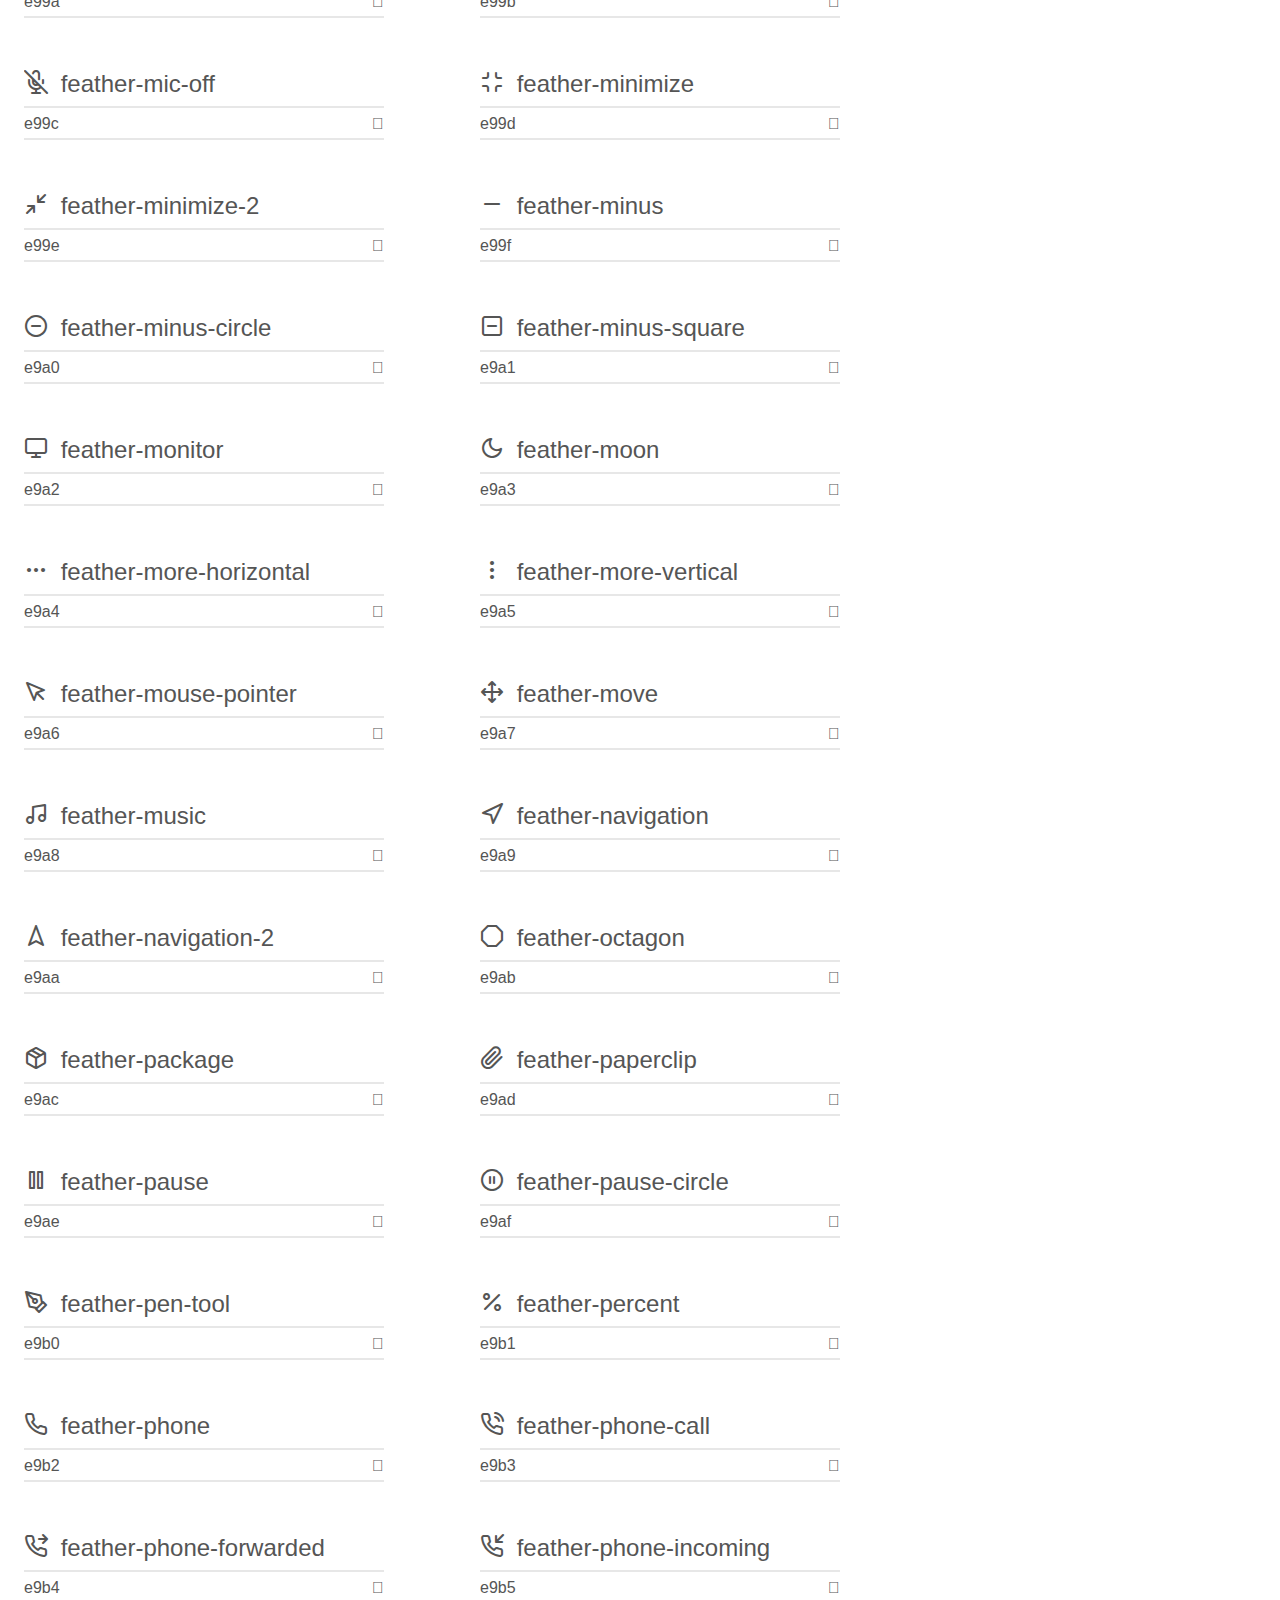
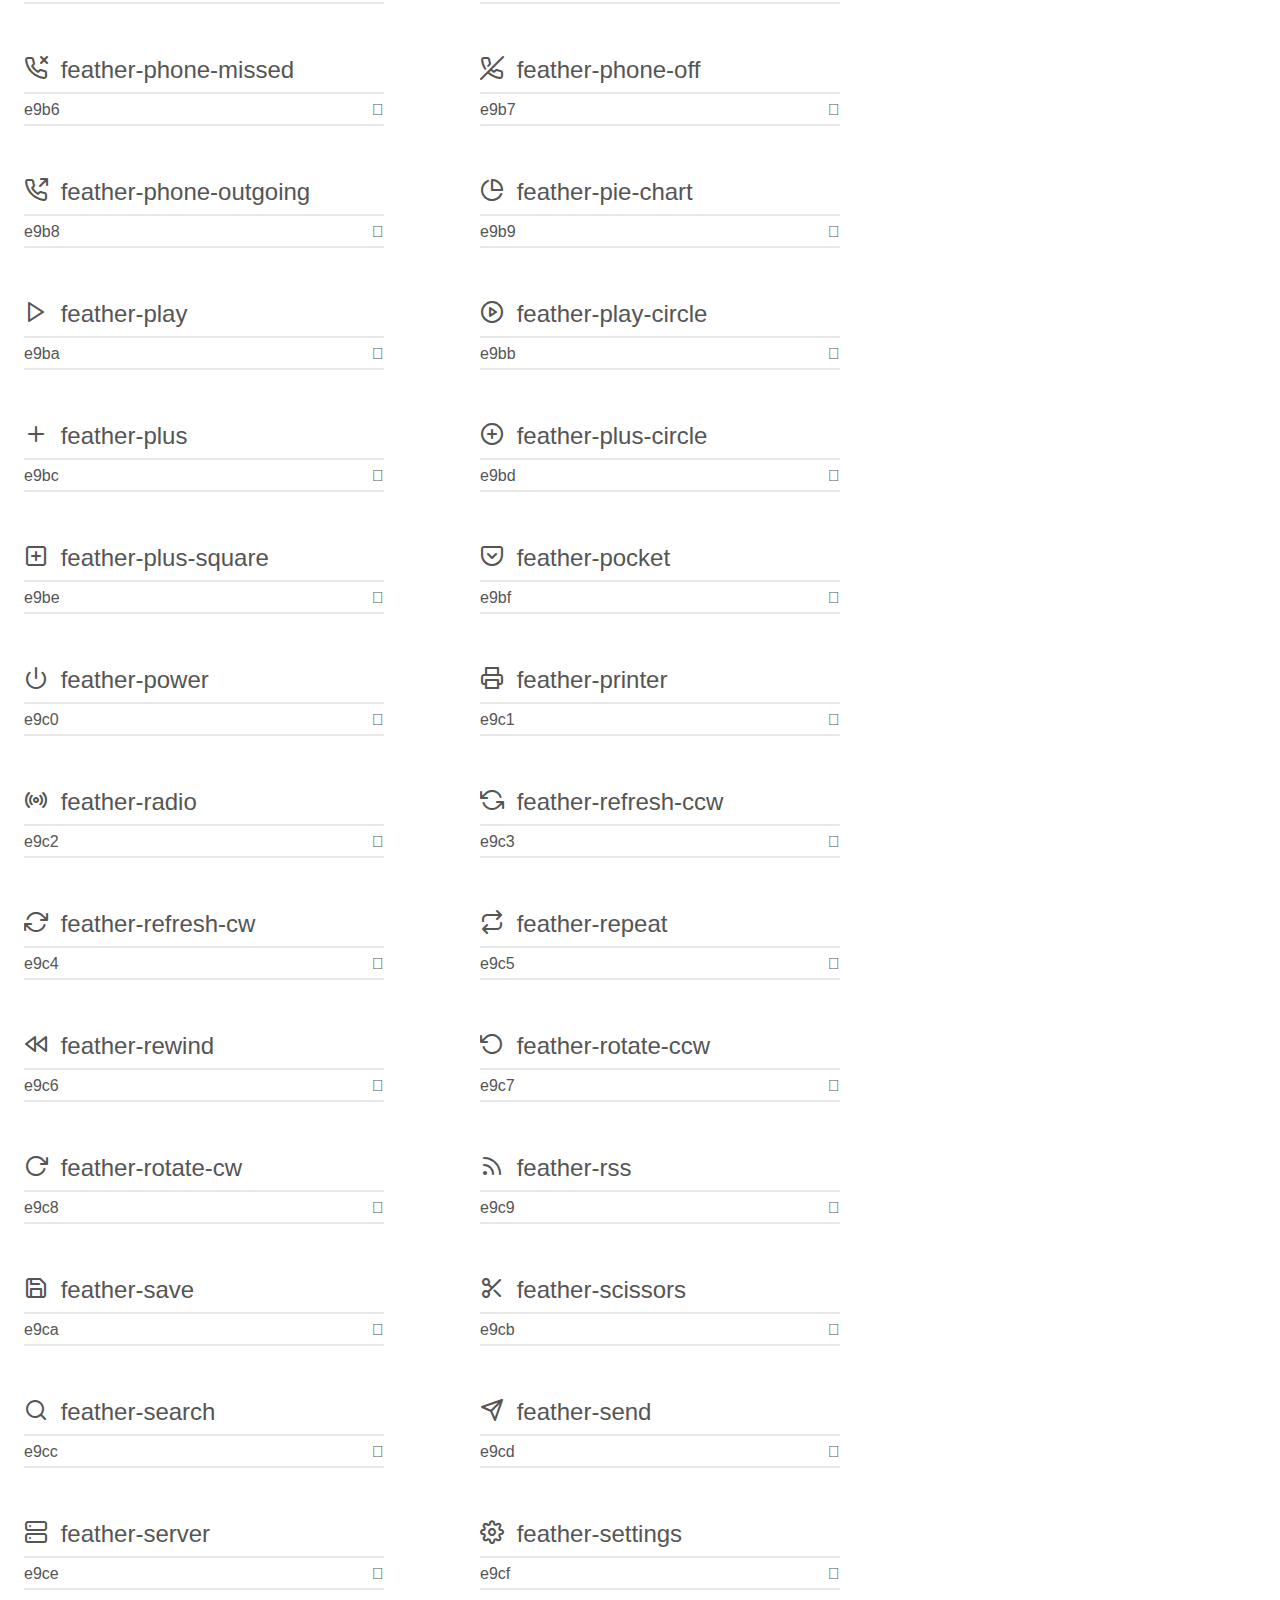
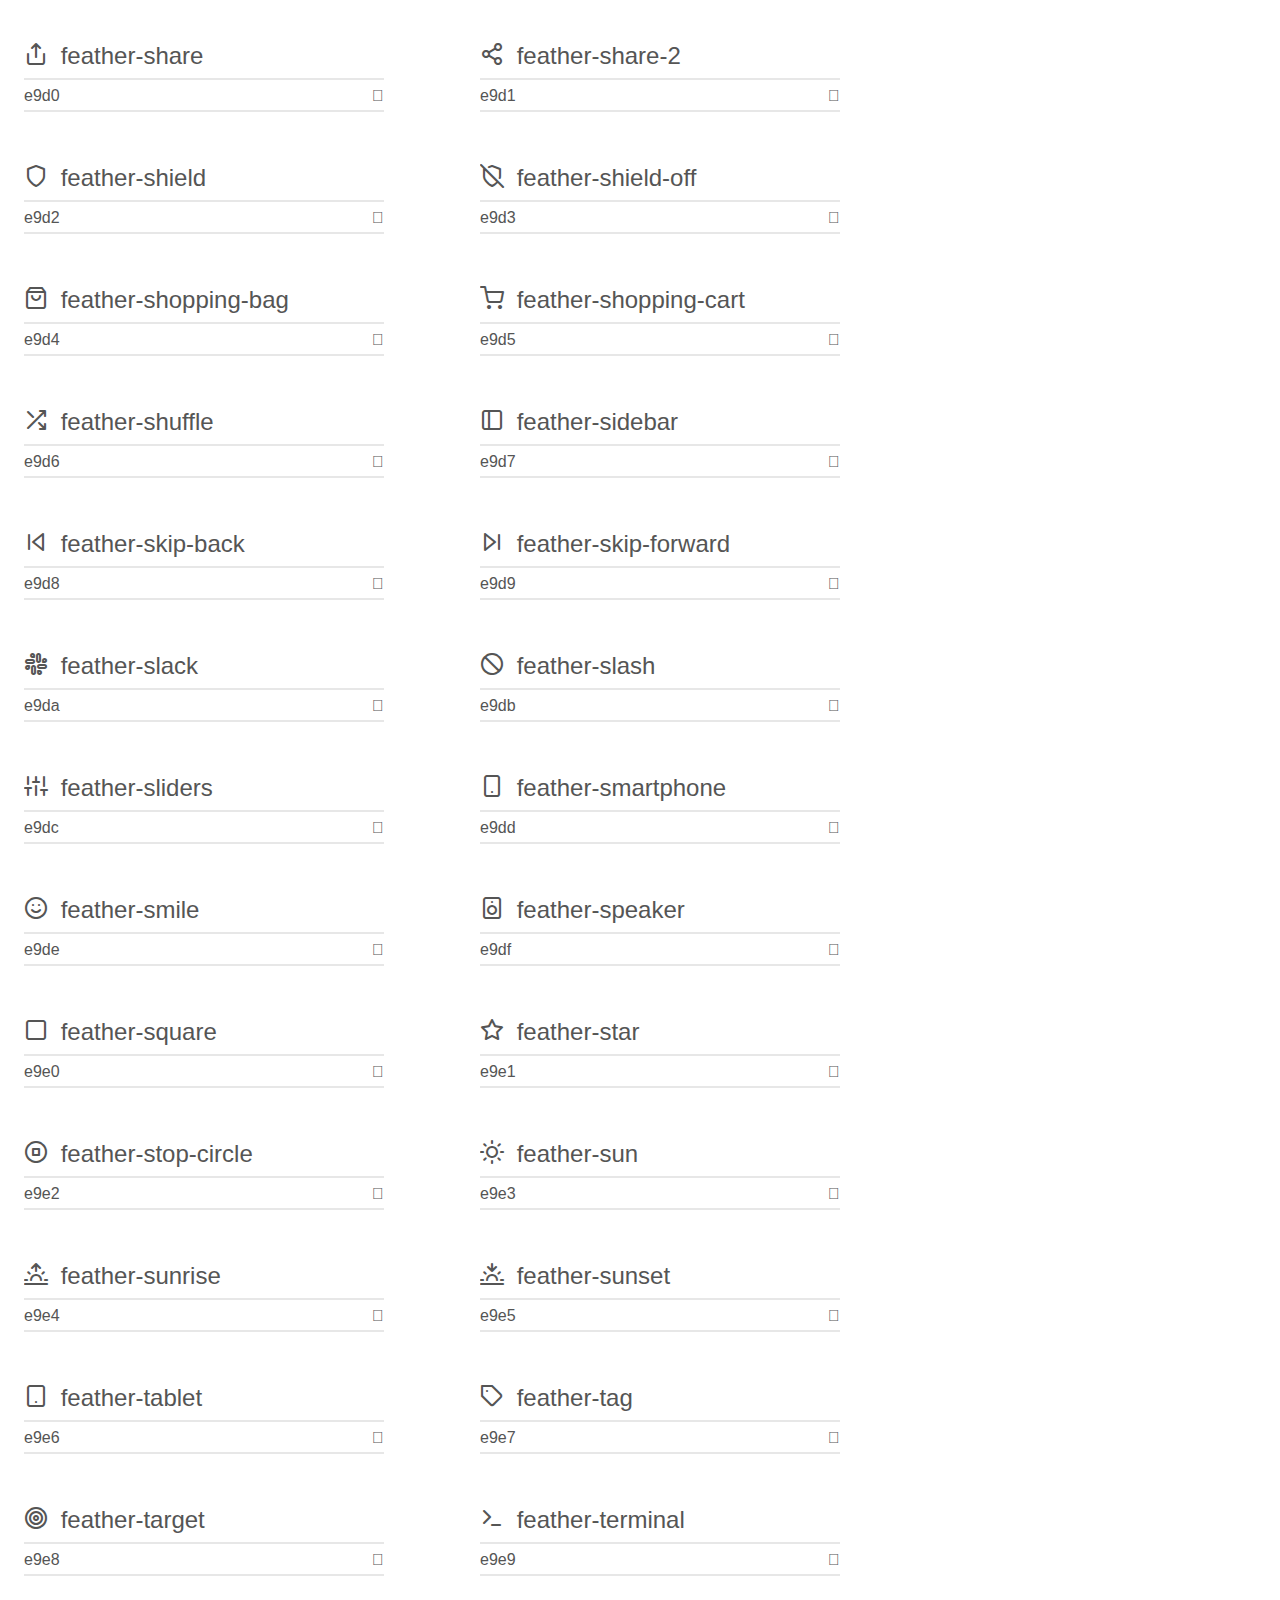
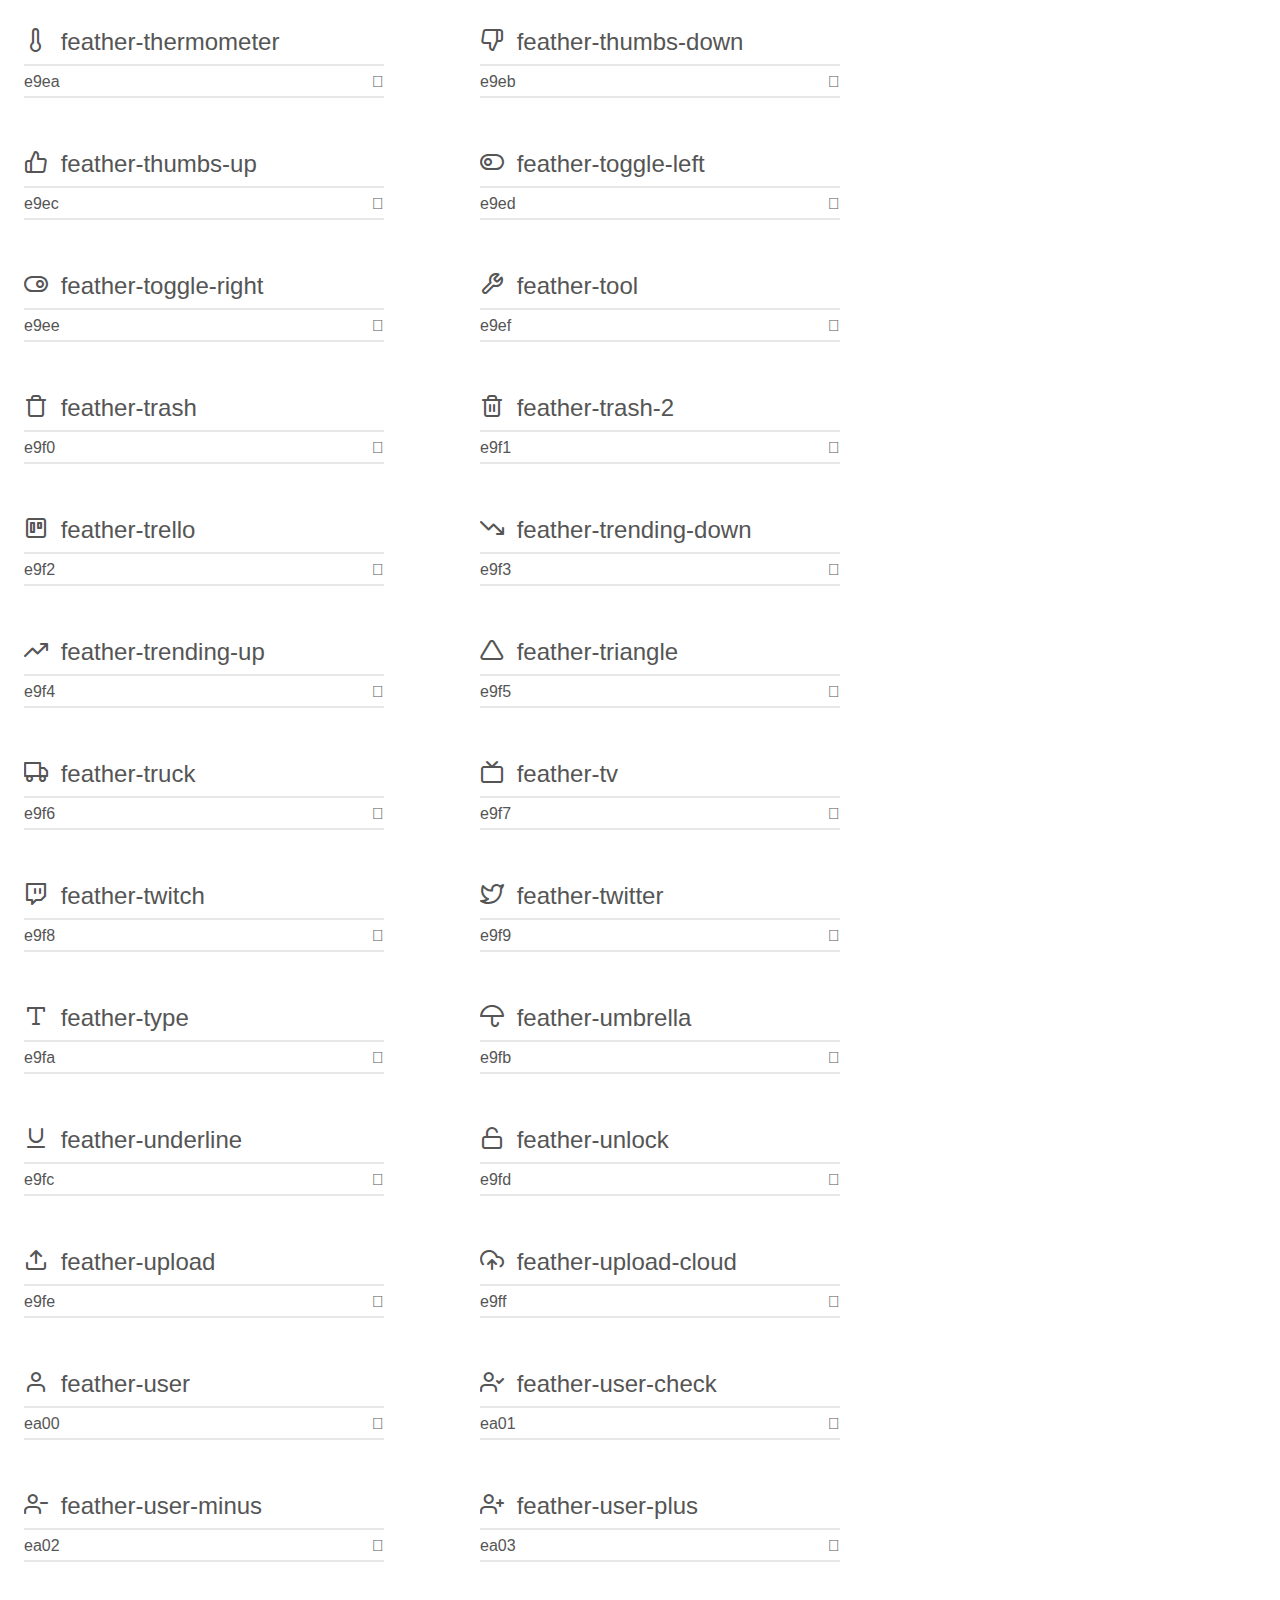
<file: fonts/feather/demo.html>
<!doctype html>
<html>
<head>
    <meta charset="utf-8">
    <title>IcoMoon Demo</title>
    <meta name="description" content="An Icon Font Generated By IcoMoon.io">
    <meta name="viewport" content="width=device-width, initial-scale=1">
    <link rel="stylesheet" href="demo-files/demo.css">
    <link rel="stylesheet" href="style.css"></head>
<body>
    <div class="bgc1 clearfix">
        <h1 class="mhmm mvm"><span class="fgc1">Font Name:</span> feather <small class="fgc1">(Glyphs:&nbsp;282)</small></h1>
    </div>
    <div class="clearfix mhl ptl">
        <h1 class="mvm mtn fgc1">Grid Size: 24</h1>
        <div class="glyph fs1">
            <div class="clearfix bshadow0 pbs">
                <span class="feather-activity"></span>
                <span class="mls"> feather-activity</span>
            </div>
            <fieldset class="fs0 size1of1 clearfix hidden-false">
                <input type="text" readonly value="e900" class="unit size1of2" />
                <input type="text" maxlength="1" readonly value="&#xe900;" class="unitRight size1of2 talign-right" />
            </fieldset>
            <div class="fs0 bshadow0 clearfix hidden-true">
                <span class="unit pvs fgc1">liga: </span>
                <input type="text" readonly value="" class="liga unitRight" />
            </div>
        </div>
        <div class="glyph fs1">
            <div class="clearfix bshadow0 pbs">
                <span class="feather-airplay"></span>
                <span class="mls"> feather-airplay</span>
            </div>
            <fieldset class="fs0 size1of1 clearfix hidden-false">
                <input type="text" readonly value="e901" class="unit size1of2" />
                <input type="text" maxlength="1" readonly value="&#xe901;" class="unitRight size1of2 talign-right" />
            </fieldset>
            <div class="fs0 bshadow0 clearfix hidden-true">
                <span class="unit pvs fgc1">liga: </span>
                <input type="text" readonly value="" class="liga unitRight" />
            </div>
        </div>
        <div class="glyph fs1">
            <div class="clearfix bshadow0 pbs">
                <span class="feather-alert-circle"></span>
                <span class="mls"> feather-alert-circle</span>
            </div>
            <fieldset class="fs0 size1of1 clearfix hidden-false">
                <input type="text" readonly value="e902" class="unit size1of2" />
                <input type="text" maxlength="1" readonly value="&#xe902;" class="unitRight size1of2 talign-right" />
            </fieldset>
            <div class="fs0 bshadow0 clearfix hidden-true">
                <span class="unit pvs fgc1">liga: </span>
                <input type="text" readonly value="" class="liga unitRight" />
            </div>
        </div>
        <div class="glyph fs1">
            <div class="clearfix bshadow0 pbs">
                <span class="feather-alert-octagon"></span>
                <span class="mls"> feather-alert-octagon</span>
            </div>
            <fieldset class="fs0 size1of1 clearfix hidden-false">
                <input type="text" readonly value="e903" class="unit size1of2" />
                <input type="text" maxlength="1" readonly value="&#xe903;" class="unitRight size1of2 talign-right" />
            </fieldset>
            <div class="fs0 bshadow0 clearfix hidden-true">
                <span class="unit pvs fgc1">liga: </span>
                <input type="text" readonly value="" class="liga unitRight" />
            </div>
        </div>
        <div class="glyph fs1">
            <div class="clearfix bshadow0 pbs">
                <span class="feather-alert-triangle"></span>
                <span class="mls"> feather-alert-triangle</span>
            </div>
            <fieldset class="fs0 size1of1 clearfix hidden-false">
                <input type="text" readonly value="e904" class="unit size1of2" />
                <input type="text" maxlength="1" readonly value="&#xe904;" class="unitRight size1of2 talign-right" />
            </fieldset>
            <div class="fs0 bshadow0 clearfix hidden-true">
                <span class="unit pvs fgc1">liga: </span>
                <input type="text" readonly value="" class="liga unitRight" />
            </div>
        </div>
        <div class="glyph fs1">
            <div class="clearfix bshadow0 pbs">
                <span class="feather-align-center"></span>
                <span class="mls"> feather-align-center</span>
            </div>
            <fieldset class="fs0 size1of1 clearfix hidden-false">
                <input type="text" readonly value="e905" class="unit size1of2" />
                <input type="text" maxlength="1" readonly value="&#xe905;" class="unitRight size1of2 talign-right" />
            </fieldset>
            <div class="fs0 bshadow0 clearfix hidden-true">
                <span class="unit pvs fgc1">liga: </span>
                <input type="text" readonly value="" class="liga unitRight" />
            </div>
        </div>
        <div class="glyph fs1">
            <div class="clearfix bshadow0 pbs">
                <span class="feather-align-justify"></span>
                <span class="mls"> feather-align-justify</span>
            </div>
            <fieldset class="fs0 size1of1 clearfix hidden-false">
                <input type="text" readonly value="e906" class="unit size1of2" />
                <input type="text" maxlength="1" readonly value="&#xe906;" class="unitRight size1of2 talign-right" />
            </fieldset>
            <div class="fs0 bshadow0 clearfix hidden-true">
                <span class="unit pvs fgc1">liga: </span>
                <input type="text" readonly value="" class="liga unitRight" />
            </div>
        </div>
        <div class="glyph fs1">
            <div class="clearfix bshadow0 pbs">
                <span class="feather-align-left"></span>
                <span class="mls"> feather-align-left</span>
            </div>
            <fieldset class="fs0 size1of1 clearfix hidden-false">
                <input type="text" readonly value="e907" class="unit size1of2" />
                <input type="text" maxlength="1" readonly value="&#xe907;" class="unitRight size1of2 talign-right" />
            </fieldset>
            <div class="fs0 bshadow0 clearfix hidden-true">
                <span class="unit pvs fgc1">liga: </span>
                <input type="text" readonly value="" class="liga unitRight" />
            </div>
        </div>
        <div class="glyph fs1">
            <div class="clearfix bshadow0 pbs">
                <span class="feather-align-right"></span>
                <span class="mls"> feather-align-right</span>
            </div>
            <fieldset class="fs0 size1of1 clearfix hidden-false">
                <input type="text" readonly value="e908" class="unit size1of2" />
                <input type="text" maxlength="1" readonly value="&#xe908;" class="unitRight size1of2 talign-right" />
            </fieldset>
            <div class="fs0 bshadow0 clearfix hidden-true">
                <span class="unit pvs fgc1">liga: </span>
                <input type="text" readonly value="" class="liga unitRight" />
            </div>
        </div>
        <div class="glyph fs1">
            <div class="clearfix bshadow0 pbs">
                <span class="feather-anchor"></span>
                <span class="mls"> feather-anchor</span>
            </div>
            <fieldset class="fs0 size1of1 clearfix hidden-false">
                <input type="text" readonly value="e909" class="unit size1of2" />
                <input type="text" maxlength="1" readonly value="&#xe909;" class="unitRight size1of2 talign-right" />
            </fieldset>
            <div class="fs0 bshadow0 clearfix hidden-true">
                <span class="unit pvs fgc1">liga: </span>
                <input type="text" readonly value="" class="liga unitRight" />
            </div>
        </div>
        <div class="glyph fs1">
            <div class="clearfix bshadow0 pbs">
                <span class="feather-aperture"></span>
                <span class="mls"> feather-aperture</span>
            </div>
            <fieldset class="fs0 size1of1 clearfix hidden-false">
                <input type="text" readonly value="e90a" class="unit size1of2" />
                <input type="text" maxlength="1" readonly value="&#xe90a;" class="unitRight size1of2 talign-right" />
            </fieldset>
            <div class="fs0 bshadow0 clearfix hidden-true">
                <span class="unit pvs fgc1">liga: </span>
                <input type="text" readonly value="" class="liga unitRight" />
            </div>
        </div>
        <div class="glyph fs1">
            <div class="clearfix bshadow0 pbs">
                <span class="feather-archive"></span>
                <span class="mls"> feather-archive</span>
            </div>
            <fieldset class="fs0 size1of1 clearfix hidden-false">
                <input type="text" readonly value="e90b" class="unit size1of2" />
                <input type="text" maxlength="1" readonly value="&#xe90b;" class="unitRight size1of2 talign-right" />
            </fieldset>
            <div class="fs0 bshadow0 clearfix hidden-true">
                <span class="unit pvs fgc1">liga: </span>
                <input type="text" readonly value="" class="liga unitRight" />
            </div>
        </div>
        <div class="glyph fs1">
            <div class="clearfix bshadow0 pbs">
                <span class="feather-arrow-down"></span>
                <span class="mls"> feather-arrow-down</span>
            </div>
            <fieldset class="fs0 size1of1 clearfix hidden-false">
                <input type="text" readonly value="e90c" class="unit size1of2" />
                <input type="text" maxlength="1" readonly value="&#xe90c;" class="unitRight size1of2 talign-right" />
            </fieldset>
            <div class="fs0 bshadow0 clearfix hidden-true">
                <span class="unit pvs fgc1">liga: </span>
                <input type="text" readonly value="" class="liga unitRight" />
            </div>
        </div>
        <div class="glyph fs1">
            <div class="clearfix bshadow0 pbs">
                <span class="feather-arrow-down-circle"></span>
                <span class="mls"> feather-arrow-down-circle</span>
            </div>
            <fieldset class="fs0 size1of1 clearfix hidden-false">
                <input type="text" readonly value="e90d" class="unit size1of2" />
                <input type="text" maxlength="1" readonly value="&#xe90d;" class="unitRight size1of2 talign-right" />
            </fieldset>
            <div class="fs0 bshadow0 clearfix hidden-true">
                <span class="unit pvs fgc1">liga: </span>
                <input type="text" readonly value="" class="liga unitRight" />
            </div>
        </div>
        <div class="glyph fs1">
            <div class="clearfix bshadow0 pbs">
                <span class="feather-arrow-down-left"></span>
                <span class="mls"> feather-arrow-down-left</span>
            </div>
            <fieldset class="fs0 size1of1 clearfix hidden-false">
                <input type="text" readonly value="e90e" class="unit size1of2" />
                <input type="text" maxlength="1" readonly value="&#xe90e;" class="unitRight size1of2 talign-right" />
            </fieldset>
            <div class="fs0 bshadow0 clearfix hidden-true">
                <span class="unit pvs fgc1">liga: </span>
                <input type="text" readonly value="" class="liga unitRight" />
            </div>
        </div>
        <div class="glyph fs1">
            <div class="clearfix bshadow0 pbs">
                <span class="feather-arrow-down-right"></span>
                <span class="mls"> feather-arrow-down-right</span>
            </div>
            <fieldset class="fs0 size1of1 clearfix hidden-false">
                <input type="text" readonly value="e90f" class="unit size1of2" />
                <input type="text" maxlength="1" readonly value="&#xe90f;" class="unitRight size1of2 talign-right" />
            </fieldset>
            <div class="fs0 bshadow0 clearfix hidden-true">
                <span class="unit pvs fgc1">liga: </span>
                <input type="text" readonly value="" class="liga unitRight" />
            </div>
        </div>
        <div class="glyph fs1">
            <div class="clearfix bshadow0 pbs">
                <span class="feather-arrow-left"></span>
                <span class="mls"> feather-arrow-left</span>
            </div>
            <fieldset class="fs0 size1of1 clearfix hidden-false">
                <input type="text" readonly value="e910" class="unit size1of2" />
                <input type="text" maxlength="1" readonly value="&#xe910;" class="unitRight size1of2 talign-right" />
            </fieldset>
            <div class="fs0 bshadow0 clearfix hidden-true">
                <span class="unit pvs fgc1">liga: </span>
                <input type="text" readonly value="" class="liga unitRight" />
            </div>
        </div>
        <div class="glyph fs1">
            <div class="clearfix bshadow0 pbs">
                <span class="feather-arrow-left-circle"></span>
                <span class="mls"> feather-arrow-left-circle</span>
            </div>
            <fieldset class="fs0 size1of1 clearfix hidden-false">
                <input type="text" readonly value="e911" class="unit size1of2" />
                <input type="text" maxlength="1" readonly value="&#xe911;" class="unitRight size1of2 talign-right" />
            </fieldset>
            <div class="fs0 bshadow0 clearfix hidden-true">
                <span class="unit pvs fgc1">liga: </span>
                <input type="text" readonly value="" class="liga unitRight" />
            </div>
        </div>
        <div class="glyph fs1">
            <div class="clearfix bshadow0 pbs">
                <span class="feather-arrow-right"></span>
                <span class="mls"> feather-arrow-right</span>
            </div>
            <fieldset class="fs0 size1of1 clearfix hidden-false">
                <input type="text" readonly value="e912" class="unit size1of2" />
                <input type="text" maxlength="1" readonly value="&#xe912;" class="unitRight size1of2 talign-right" />
            </fieldset>
            <div class="fs0 bshadow0 clearfix hidden-true">
                <span class="unit pvs fgc1">liga: </span>
                <input type="text" readonly value="" class="liga unitRight" />
            </div>
        </div>
        <div class="glyph fs1">
            <div class="clearfix bshadow0 pbs">
                <span class="feather-arrow-right-circle"></span>
                <span class="mls"> feather-arrow-right-circle</span>
            </div>
            <fieldset class="fs0 size1of1 clearfix hidden-false">
                <input type="text" readonly value="e913" class="unit size1of2" />
                <input type="text" maxlength="1" readonly value="&#xe913;" class="unitRight size1of2 talign-right" />
            </fieldset>
            <div class="fs0 bshadow0 clearfix hidden-true">
                <span class="unit pvs fgc1">liga: </span>
                <input type="text" readonly value="" class="liga unitRight" />
            </div>
        </div>
        <div class="glyph fs1">
            <div class="clearfix bshadow0 pbs">
                <span class="feather-arrow-up"></span>
                <span class="mls"> feather-arrow-up</span>
            </div>
            <fieldset class="fs0 size1of1 clearfix hidden-false">
                <input type="text" readonly value="e914" class="unit size1of2" />
                <input type="text" maxlength="1" readonly value="&#xe914;" class="unitRight size1of2 talign-right" />
            </fieldset>
            <div class="fs0 bshadow0 clearfix hidden-true">
                <span class="unit pvs fgc1">liga: </span>
                <input type="text" readonly value="" class="liga unitRight" />
            </div>
        </div>
        <div class="glyph fs1">
            <div class="clearfix bshadow0 pbs">
                <span class="feather-arrow-up-circle"></span>
                <span class="mls"> feather-arrow-up-circle</span>
            </div>
            <fieldset class="fs0 size1of1 clearfix hidden-false">
                <input type="text" readonly value="e915" class="unit size1of2" />
                <input type="text" maxlength="1" readonly value="&#xe915;" class="unitRight size1of2 talign-right" />
            </fieldset>
            <div class="fs0 bshadow0 clearfix hidden-true">
                <span class="unit pvs fgc1">liga: </span>
                <input type="text" readonly value="" class="liga unitRight" />
            </div>
        </div>
        <div class="glyph fs1">
            <div class="clearfix bshadow0 pbs">
                <span class="feather-arrow-up-left"></span>
                <span class="mls"> feather-arrow-up-left</span>
            </div>
            <fieldset class="fs0 size1of1 clearfix hidden-false">
                <input type="text" readonly value="e916" class="unit size1of2" />
                <input type="text" maxlength="1" readonly value="&#xe916;" class="unitRight size1of2 talign-right" />
            </fieldset>
            <div class="fs0 bshadow0 clearfix hidden-true">
                <span class="unit pvs fgc1">liga: </span>
                <input type="text" readonly value="" class="liga unitRight" />
            </div>
        </div>
        <div class="glyph fs1">
            <div class="clearfix bshadow0 pbs">
                <span class="feather-arrow-up-right"></span>
                <span class="mls"> feather-arrow-up-right</span>
            </div>
            <fieldset class="fs0 size1of1 clearfix hidden-false">
                <input type="text" readonly value="e917" class="unit size1of2" />
                <input type="text" maxlength="1" readonly value="&#xe917;" class="unitRight size1of2 talign-right" />
            </fieldset>
            <div class="fs0 bshadow0 clearfix hidden-true">
                <span class="unit pvs fgc1">liga: </span>
                <input type="text" readonly value="" class="liga unitRight" />
            </div>
        </div>
        <div class="glyph fs1">
            <div class="clearfix bshadow0 pbs">
                <span class="feather-at-sign"></span>
                <span class="mls"> feather-at-sign</span>
            </div>
            <fieldset class="fs0 size1of1 clearfix hidden-false">
                <input type="text" readonly value="e918" class="unit size1of2" />
                <input type="text" maxlength="1" readonly value="&#xe918;" class="unitRight size1of2 talign-right" />
            </fieldset>
            <div class="fs0 bshadow0 clearfix hidden-true">
                <span class="unit pvs fgc1">liga: </span>
                <input type="text" readonly value="" class="liga unitRight" />
            </div>
        </div>
        <div class="glyph fs1">
            <div class="clearfix bshadow0 pbs">
                <span class="feather-award"></span>
                <span class="mls"> feather-award</span>
            </div>
            <fieldset class="fs0 size1of1 clearfix hidden-false">
                <input type="text" readonly value="e919" class="unit size1of2" />
                <input type="text" maxlength="1" readonly value="&#xe919;" class="unitRight size1of2 talign-right" />
            </fieldset>
            <div class="fs0 bshadow0 clearfix hidden-true">
                <span class="unit pvs fgc1">liga: </span>
                <input type="text" readonly value="" class="liga unitRight" />
            </div>
        </div>
        <div class="glyph fs1">
            <div class="clearfix bshadow0 pbs">
                <span class="feather-bar-chart"></span>
                <span class="mls"> feather-bar-chart</span>
            </div>
            <fieldset class="fs0 size1of1 clearfix hidden-false">
                <input type="text" readonly value="e91a" class="unit size1of2" />
                <input type="text" maxlength="1" readonly value="&#xe91a;" class="unitRight size1of2 talign-right" />
            </fieldset>
            <div class="fs0 bshadow0 clearfix hidden-true">
                <span class="unit pvs fgc1">liga: </span>
                <input type="text" readonly value="" class="liga unitRight" />
            </div>
        </div>
        <div class="glyph fs1">
            <div class="clearfix bshadow0 pbs">
                <span class="feather-bar-chart-2"></span>
                <span class="mls"> feather-bar-chart-2</span>
            </div>
            <fieldset class="fs0 size1of1 clearfix hidden-false">
                <input type="text" readonly value="e91b" class="unit size1of2" />
                <input type="text" maxlength="1" readonly value="&#xe91b;" class="unitRight size1of2 talign-right" />
            </fieldset>
            <div class="fs0 bshadow0 clearfix hidden-true">
                <span class="unit pvs fgc1">liga: </span>
                <input type="text" readonly value="" class="liga unitRight" />
            </div>
        </div>
        <div class="glyph fs1">
            <div class="clearfix bshadow0 pbs">
                <span class="feather-battery"></span>
                <span class="mls"> feather-battery</span>
            </div>
            <fieldset class="fs0 size1of1 clearfix hidden-false">
                <input type="text" readonly value="e91c" class="unit size1of2" />
                <input type="text" maxlength="1" readonly value="&#xe91c;" class="unitRight size1of2 talign-right" />
            </fieldset>
            <div class="fs0 bshadow0 clearfix hidden-true">
                <span class="unit pvs fgc1">liga: </span>
                <input type="text" readonly value="" class="liga unitRight" />
            </div>
        </div>
        <div class="glyph fs1">
            <div class="clearfix bshadow0 pbs">
                <span class="feather-battery-charging"></span>
                <span class="mls"> feather-battery-charging</span>
            </div>
            <fieldset class="fs0 size1of1 clearfix hidden-false">
                <input type="text" readonly value="e91d" class="unit size1of2" />
                <input type="text" maxlength="1" readonly value="&#xe91d;" class="unitRight size1of2 talign-right" />
            </fieldset>
            <div class="fs0 bshadow0 clearfix hidden-true">
                <span class="unit pvs fgc1">liga: </span>
                <input type="text" readonly value="" class="liga unitRight" />
            </div>
        </div>
        <div class="glyph fs1">
            <div class="clearfix bshadow0 pbs">
                <span class="feather-bell"></span>
                <span class="mls"> feather-bell</span>
            </div>
            <fieldset class="fs0 size1of1 clearfix hidden-false">
                <input type="text" readonly value="e91e" class="unit size1of2" />
                <input type="text" maxlength="1" readonly value="&#xe91e;" class="unitRight size1of2 talign-right" />
            </fieldset>
            <div class="fs0 bshadow0 clearfix hidden-true">
                <span class="unit pvs fgc1">liga: </span>
                <input type="text" readonly value="" class="liga unitRight" />
            </div>
        </div>
        <div class="glyph fs1">
            <div class="clearfix bshadow0 pbs">
                <span class="feather-bell-off"></span>
                <span class="mls"> feather-bell-off</span>
            </div>
            <fieldset class="fs0 size1of1 clearfix hidden-false">
                <input type="text" readonly value="e91f" class="unit size1of2" />
                <input type="text" maxlength="1" readonly value="&#xe91f;" class="unitRight size1of2 talign-right" />
            </fieldset>
            <div class="fs0 bshadow0 clearfix hidden-true">
                <span class="unit pvs fgc1">liga: </span>
                <input type="text" readonly value="" class="liga unitRight" />
            </div>
        </div>
        <div class="glyph fs1">
            <div class="clearfix bshadow0 pbs">
                <span class="feather-bluetooth"></span>
                <span class="mls"> feather-bluetooth</span>
            </div>
            <fieldset class="fs0 size1of1 clearfix hidden-false">
                <input type="text" readonly value="e920" class="unit size1of2" />
                <input type="text" maxlength="1" readonly value="&#xe920;" class="unitRight size1of2 talign-right" />
            </fieldset>
            <div class="fs0 bshadow0 clearfix hidden-true">
                <span class="unit pvs fgc1">liga: </span>
                <input type="text" readonly value="" class="liga unitRight" />
            </div>
        </div>
        <div class="glyph fs1">
            <div class="clearfix bshadow0 pbs">
                <span class="feather-bold"></span>
                <span class="mls"> feather-bold</span>
            </div>
            <fieldset class="fs0 size1of1 clearfix hidden-false">
                <input type="text" readonly value="e921" class="unit size1of2" />
                <input type="text" maxlength="1" readonly value="&#xe921;" class="unitRight size1of2 talign-right" />
            </fieldset>
            <div class="fs0 bshadow0 clearfix hidden-true">
                <span class="unit pvs fgc1">liga: </span>
                <input type="text" readonly value="" class="liga unitRight" />
            </div>
        </div>
        <div class="glyph fs1">
            <div class="clearfix bshadow0 pbs">
                <span class="feather-book"></span>
                <span class="mls"> feather-book</span>
            </div>
            <fieldset class="fs0 size1of1 clearfix hidden-false">
                <input type="text" readonly value="e922" class="unit size1of2" />
                <input type="text" maxlength="1" readonly value="&#xe922;" class="unitRight size1of2 talign-right" />
            </fieldset>
            <div class="fs0 bshadow0 clearfix hidden-true">
                <span class="unit pvs fgc1">liga: </span>
                <input type="text" readonly value="" class="liga unitRight" />
            </div>
        </div>
        <div class="glyph fs1">
            <div class="clearfix bshadow0 pbs">
                <span class="feather-book-open"></span>
                <span class="mls"> feather-book-open</span>
            </div>
            <fieldset class="fs0 size1of1 clearfix hidden-false">
                <input type="text" readonly value="e923" class="unit size1of2" />
                <input type="text" maxlength="1" readonly value="&#xe923;" class="unitRight size1of2 talign-right" />
            </fieldset>
            <div class="fs0 bshadow0 clearfix hidden-true">
                <span class="unit pvs fgc1">liga: </span>
                <input type="text" readonly value="" class="liga unitRight" />
            </div>
        </div>
        <div class="glyph fs1">
            <div class="clearfix bshadow0 pbs">
                <span class="feather-bookmark"></span>
                <span class="mls"> feather-bookmark</span>
            </div>
            <fieldset class="fs0 size1of1 clearfix hidden-false">
                <input type="text" readonly value="e924" class="unit size1of2" />
                <input type="text" maxlength="1" readonly value="&#xe924;" class="unitRight size1of2 talign-right" />
            </fieldset>
            <div class="fs0 bshadow0 clearfix hidden-true">
                <span class="unit pvs fgc1">liga: </span>
                <input type="text" readonly value="" class="liga unitRight" />
            </div>
        </div>
        <div class="glyph fs1">
            <div class="clearfix bshadow0 pbs">
                <span class="feather-box"></span>
                <span class="mls"> feather-box</span>
            </div>
            <fieldset class="fs0 size1of1 clearfix hidden-false">
                <input type="text" readonly value="e925" class="unit size1of2" />
                <input type="text" maxlength="1" readonly value="&#xe925;" class="unitRight size1of2 talign-right" />
            </fieldset>
            <div class="fs0 bshadow0 clearfix hidden-true">
                <span class="unit pvs fgc1">liga: </span>
                <input type="text" readonly value="" class="liga unitRight" />
            </div>
        </div>
        <div class="glyph fs1">
            <div class="clearfix bshadow0 pbs">
                <span class="feather-briefcase"></span>
                <span class="mls"> feather-briefcase</span>
            </div>
            <fieldset class="fs0 size1of1 clearfix hidden-false">
                <input type="text" readonly value="e926" class="unit size1of2" />
                <input type="text" maxlength="1" readonly value="&#xe926;" class="unitRight size1of2 talign-right" />
            </fieldset>
            <div class="fs0 bshadow0 clearfix hidden-true">
                <span class="unit pvs fgc1">liga: </span>
                <input type="text" readonly value="" class="liga unitRight" />
            </div>
        </div>
        <div class="glyph fs1">
            <div class="clearfix bshadow0 pbs">
                <span class="feather-calendar"></span>
                <span class="mls"> feather-calendar</span>
            </div>
            <fieldset class="fs0 size1of1 clearfix hidden-false">
                <input type="text" readonly value="e927" class="unit size1of2" />
                <input type="text" maxlength="1" readonly value="&#xe927;" class="unitRight size1of2 talign-right" />
            </fieldset>
            <div class="fs0 bshadow0 clearfix hidden-true">
                <span class="unit pvs fgc1">liga: </span>
                <input type="text" readonly value="" class="liga unitRight" />
            </div>
        </div>
        <div class="glyph fs1">
            <div class="clearfix bshadow0 pbs">
                <span class="feather-camera"></span>
                <span class="mls"> feather-camera</span>
            </div>
            <fieldset class="fs0 size1of1 clearfix hidden-false">
                <input type="text" readonly value="e928" class="unit size1of2" />
                <input type="text" maxlength="1" readonly value="&#xe928;" class="unitRight size1of2 talign-right" />
            </fieldset>
            <div class="fs0 bshadow0 clearfix hidden-true">
                <span class="unit pvs fgc1">liga: </span>
                <input type="text" readonly value="" class="liga unitRight" />
            </div>
        </div>
        <div class="glyph fs1">
            <div class="clearfix bshadow0 pbs">
                <span class="feather-camera-off"></span>
                <span class="mls"> feather-camera-off</span>
            </div>
            <fieldset class="fs0 size1of1 clearfix hidden-false">
                <input type="text" readonly value="e929" class="unit size1of2" />
                <input type="text" maxlength="1" readonly value="&#xe929;" class="unitRight size1of2 talign-right" />
            </fieldset>
            <div class="fs0 bshadow0 clearfix hidden-true">
                <span class="unit pvs fgc1">liga: </span>
                <input type="text" readonly value="" class="liga unitRight" />
            </div>
        </div>
        <div class="glyph fs1">
            <div class="clearfix bshadow0 pbs">
                <span class="feather-cast"></span>
                <span class="mls"> feather-cast</span>
            </div>
            <fieldset class="fs0 size1of1 clearfix hidden-false">
                <input type="text" readonly value="e92a" class="unit size1of2" />
                <input type="text" maxlength="1" readonly value="&#xe92a;" class="unitRight size1of2 talign-right" />
            </fieldset>
            <div class="fs0 bshadow0 clearfix hidden-true">
                <span class="unit pvs fgc1">liga: </span>
                <input type="text" readonly value="" class="liga unitRight" />
            </div>
        </div>
        <div class="glyph fs1">
            <div class="clearfix bshadow0 pbs">
                <span class="feather-check"></span>
                <span class="mls"> feather-check</span>
            </div>
            <fieldset class="fs0 size1of1 clearfix hidden-false">
                <input type="text" readonly value="e92b" class="unit size1of2" />
                <input type="text" maxlength="1" readonly value="&#xe92b;" class="unitRight size1of2 talign-right" />
            </fieldset>
            <div class="fs0 bshadow0 clearfix hidden-true">
                <span class="unit pvs fgc1">liga: </span>
                <input type="text" readonly value="" class="liga unitRight" />
            </div>
        </div>
        <div class="glyph fs1">
            <div class="clearfix bshadow0 pbs">
                <span class="feather-check-circle"></span>
                <span class="mls"> feather-check-circle</span>
            </div>
            <fieldset class="fs0 size1of1 clearfix hidden-false">
                <input type="text" readonly value="e92c" class="unit size1of2" />
                <input type="text" maxlength="1" readonly value="&#xe92c;" class="unitRight size1of2 talign-right" />
            </fieldset>
            <div class="fs0 bshadow0 clearfix hidden-true">
                <span class="unit pvs fgc1">liga: </span>
                <input type="text" readonly value="" class="liga unitRight" />
            </div>
        </div>
        <div class="glyph fs1">
            <div class="clearfix bshadow0 pbs">
                <span class="feather-check-square"></span>
                <span class="mls"> feather-check-square</span>
            </div>
            <fieldset class="fs0 size1of1 clearfix hidden-false">
                <input type="text" readonly value="e92d" class="unit size1of2" />
                <input type="text" maxlength="1" readonly value="&#xe92d;" class="unitRight size1of2 talign-right" />
            </fieldset>
            <div class="fs0 bshadow0 clearfix hidden-true">
                <span class="unit pvs fgc1">liga: </span>
                <input type="text" readonly value="" class="liga unitRight" />
            </div>
        </div>
        <div class="glyph fs1">
            <div class="clearfix bshadow0 pbs">
                <span class="feather-chevron-down"></span>
                <span class="mls"> feather-chevron-down</span>
            </div>
            <fieldset class="fs0 size1of1 clearfix hidden-false">
                <input type="text" readonly value="e92e" class="unit size1of2" />
                <input type="text" maxlength="1" readonly value="&#xe92e;" class="unitRight size1of2 talign-right" />
            </fieldset>
            <div class="fs0 bshadow0 clearfix hidden-true">
                <span class="unit pvs fgc1">liga: </span>
                <input type="text" readonly value="" class="liga unitRight" />
            </div>
        </div>
        <div class="glyph fs1">
            <div class="clearfix bshadow0 pbs">
                <span class="feather-chevron-left"></span>
                <span class="mls"> feather-chevron-left</span>
            </div>
            <fieldset class="fs0 size1of1 clearfix hidden-false">
                <input type="text" readonly value="e92f" class="unit size1of2" />
                <input type="text" maxlength="1" readonly value="&#xe92f;" class="unitRight size1of2 talign-right" />
            </fieldset>
            <div class="fs0 bshadow0 clearfix hidden-true">
                <span class="unit pvs fgc1">liga: </span>
                <input type="text" readonly value="" class="liga unitRight" />
            </div>
        </div>
        <div class="glyph fs1">
            <div class="clearfix bshadow0 pbs">
                <span class="feather-chevron-right"></span>
                <span class="mls"> feather-chevron-right</span>
            </div>
            <fieldset class="fs0 size1of1 clearfix hidden-false">
                <input type="text" readonly value="e930" class="unit size1of2" />
                <input type="text" maxlength="1" readonly value="&#xe930;" class="unitRight size1of2 talign-right" />
            </fieldset>
            <div class="fs0 bshadow0 clearfix hidden-true">
                <span class="unit pvs fgc1">liga: </span>
                <input type="text" readonly value="" class="liga unitRight" />
            </div>
        </div>
        <div class="glyph fs1">
            <div class="clearfix bshadow0 pbs">
                <span class="feather-chevron-up"></span>
                <span class="mls"> feather-chevron-up</span>
            </div>
            <fieldset class="fs0 size1of1 clearfix hidden-false">
                <input type="text" readonly value="e931" class="unit size1of2" />
                <input type="text" maxlength="1" readonly value="&#xe931;" class="unitRight size1of2 talign-right" />
            </fieldset>
            <div class="fs0 bshadow0 clearfix hidden-true">
                <span class="unit pvs fgc1">liga: </span>
                <input type="text" readonly value="" class="liga unitRight" />
            </div>
        </div>
        <div class="glyph fs1">
            <div class="clearfix bshadow0 pbs">
                <span class="feather-chevrons-down"></span>
                <span class="mls"> feather-chevrons-down</span>
            </div>
            <fieldset class="fs0 size1of1 clearfix hidden-false">
                <input type="text" readonly value="e932" class="unit size1of2" />
                <input type="text" maxlength="1" readonly value="&#xe932;" class="unitRight size1of2 talign-right" />
            </fieldset>
            <div class="fs0 bshadow0 clearfix hidden-true">
                <span class="unit pvs fgc1">liga: </span>
                <input type="text" readonly value="" class="liga unitRight" />
            </div>
        </div>
        <div class="glyph fs1">
            <div class="clearfix bshadow0 pbs">
                <span class="feather-chevrons-left"></span>
                <span class="mls"> feather-chevrons-left</span>
            </div>
            <fieldset class="fs0 size1of1 clearfix hidden-false">
                <input type="text" readonly value="e933" class="unit size1of2" />
                <input type="text" maxlength="1" readonly value="&#xe933;" class="unitRight size1of2 talign-right" />
            </fieldset>
            <div class="fs0 bshadow0 clearfix hidden-true">
                <span class="unit pvs fgc1">liga: </span>
                <input type="text" readonly value="" class="liga unitRight" />
            </div>
        </div>
        <div class="glyph fs1">
            <div class="clearfix bshadow0 pbs">
                <span class="feather-chevrons-right"></span>
                <span class="mls"> feather-chevrons-right</span>
            </div>
            <fieldset class="fs0 size1of1 clearfix hidden-false">
                <input type="text" readonly value="e934" class="unit size1of2" />
                <input type="text" maxlength="1" readonly value="&#xe934;" class="unitRight size1of2 talign-right" />
            </fieldset>
            <div class="fs0 bshadow0 clearfix hidden-true">
                <span class="unit pvs fgc1">liga: </span>
                <input type="text" readonly value="" class="liga unitRight" />
            </div>
        </div>
        <div class="glyph fs1">
            <div class="clearfix bshadow0 pbs">
                <span class="feather-chevrons-up"></span>
                <span class="mls"> feather-chevrons-up</span>
            </div>
            <fieldset class="fs0 size1of1 clearfix hidden-false">
                <input type="text" readonly value="e935" class="unit size1of2" />
                <input type="text" maxlength="1" readonly value="&#xe935;" class="unitRight size1of2 talign-right" />
            </fieldset>
            <div class="fs0 bshadow0 clearfix hidden-true">
                <span class="unit pvs fgc1">liga: </span>
                <input type="text" readonly value="" class="liga unitRight" />
            </div>
        </div>
        <div class="glyph fs1">
            <div class="clearfix bshadow0 pbs">
                <span class="feather-chrome"></span>
                <span class="mls"> feather-chrome</span>
            </div>
            <fieldset class="fs0 size1of1 clearfix hidden-false">
                <input type="text" readonly value="e936" class="unit size1of2" />
                <input type="text" maxlength="1" readonly value="&#xe936;" class="unitRight size1of2 talign-right" />
            </fieldset>
            <div class="fs0 bshadow0 clearfix hidden-true">
                <span class="unit pvs fgc1">liga: </span>
                <input type="text" readonly value="" class="liga unitRight" />
            </div>
        </div>
        <div class="glyph fs1">
            <div class="clearfix bshadow0 pbs">
                <span class="feather-circle"></span>
                <span class="mls"> feather-circle</span>
            </div>
            <fieldset class="fs0 size1of1 clearfix hidden-false">
                <input type="text" readonly value="e937" class="unit size1of2" />
                <input type="text" maxlength="1" readonly value="&#xe937;" class="unitRight size1of2 talign-right" />
            </fieldset>
            <div class="fs0 bshadow0 clearfix hidden-true">
                <span class="unit pvs fgc1">liga: </span>
                <input type="text" readonly value="" class="liga unitRight" />
            </div>
        </div>
        <div class="glyph fs1">
            <div class="clearfix bshadow0 pbs">
                <span class="feather-clipboard"></span>
                <span class="mls"> feather-clipboard</span>
            </div>
            <fieldset class="fs0 size1of1 clearfix hidden-false">
                <input type="text" readonly value="e938" class="unit size1of2" />
                <input type="text" maxlength="1" readonly value="&#xe938;" class="unitRight size1of2 talign-right" />
            </fieldset>
            <div class="fs0 bshadow0 clearfix hidden-true">
                <span class="unit pvs fgc1">liga: </span>
                <input type="text" readonly value="" class="liga unitRight" />
            </div>
        </div>
        <div class="glyph fs1">
            <div class="clearfix bshadow0 pbs">
                <span class="feather-clock"></span>
                <span class="mls"> feather-clock</span>
            </div>
            <fieldset class="fs0 size1of1 clearfix hidden-false">
                <input type="text" readonly value="e939" class="unit size1of2" />
                <input type="text" maxlength="1" readonly value="&#xe939;" class="unitRight size1of2 talign-right" />
            </fieldset>
            <div class="fs0 bshadow0 clearfix hidden-true">
                <span class="unit pvs fgc1">liga: </span>
                <input type="text" readonly value="" class="liga unitRight" />
            </div>
        </div>
        <div class="glyph fs1">
            <div class="clearfix bshadow0 pbs">
                <span class="feather-cloud"></span>
                <span class="mls"> feather-cloud</span>
            </div>
            <fieldset class="fs0 size1of1 clearfix hidden-false">
                <input type="text" readonly value="e93a" class="unit size1of2" />
                <input type="text" maxlength="1" readonly value="&#xe93a;" class="unitRight size1of2 talign-right" />
            </fieldset>
            <div class="fs0 bshadow0 clearfix hidden-true">
                <span class="unit pvs fgc1">liga: </span>
                <input type="text" readonly value="" class="liga unitRight" />
            </div>
        </div>
        <div class="glyph fs1">
            <div class="clearfix bshadow0 pbs">
                <span class="feather-cloud-drizzle"></span>
                <span class="mls"> feather-cloud-drizzle</span>
            </div>
            <fieldset class="fs0 size1of1 clearfix hidden-false">
                <input type="text" readonly value="e93b" class="unit size1of2" />
                <input type="text" maxlength="1" readonly value="&#xe93b;" class="unitRight size1of2 talign-right" />
            </fieldset>
            <div class="fs0 bshadow0 clearfix hidden-true">
                <span class="unit pvs fgc1">liga: </span>
                <input type="text" readonly value="" class="liga unitRight" />
            </div>
        </div>
        <div class="glyph fs1">
            <div class="clearfix bshadow0 pbs">
                <span class="feather-cloud-lightning"></span>
                <span class="mls"> feather-cloud-lightning</span>
            </div>
            <fieldset class="fs0 size1of1 clearfix hidden-false">
                <input type="text" readonly value="e93c" class="unit size1of2" />
                <input type="text" maxlength="1" readonly value="&#xe93c;" class="unitRight size1of2 talign-right" />
            </fieldset>
            <div class="fs0 bshadow0 clearfix hidden-true">
                <span class="unit pvs fgc1">liga: </span>
                <input type="text" readonly value="" class="liga unitRight" />
            </div>
        </div>
        <div class="glyph fs1">
            <div class="clearfix bshadow0 pbs">
                <span class="feather-cloud-off"></span>
                <span class="mls"> feather-cloud-off</span>
            </div>
            <fieldset class="fs0 size1of1 clearfix hidden-false">
                <input type="text" readonly value="e93d" class="unit size1of2" />
                <input type="text" maxlength="1" readonly value="&#xe93d;" class="unitRight size1of2 talign-right" />
            </fieldset>
            <div class="fs0 bshadow0 clearfix hidden-true">
                <span class="unit pvs fgc1">liga: </span>
                <input type="text" readonly value="" class="liga unitRight" />
            </div>
        </div>
        <div class="glyph fs1">
            <div class="clearfix bshadow0 pbs">
                <span class="feather-cloud-rain"></span>
                <span class="mls"> feather-cloud-rain</span>
            </div>
            <fieldset class="fs0 size1of1 clearfix hidden-false">
                <input type="text" readonly value="e93e" class="unit size1of2" />
                <input type="text" maxlength="1" readonly value="&#xe93e;" class="unitRight size1of2 talign-right" />
            </fieldset>
            <div class="fs0 bshadow0 clearfix hidden-true">
                <span class="unit pvs fgc1">liga: </span>
                <input type="text" readonly value="" class="liga unitRight" />
            </div>
        </div>
        <div class="glyph fs1">
            <div class="clearfix bshadow0 pbs">
                <span class="feather-cloud-snow"></span>
                <span class="mls"> feather-cloud-snow</span>
            </div>
            <fieldset class="fs0 size1of1 clearfix hidden-false">
                <input type="text" readonly value="e93f" class="unit size1of2" />
                <input type="text" maxlength="1" readonly value="&#xe93f;" class="unitRight size1of2 talign-right" />
            </fieldset>
            <div class="fs0 bshadow0 clearfix hidden-true">
                <span class="unit pvs fgc1">liga: </span>
                <input type="text" readonly value="" class="liga unitRight" />
            </div>
        </div>
        <div class="glyph fs1">
            <div class="clearfix bshadow0 pbs">
                <span class="feather-code"></span>
                <span class="mls"> feather-code</span>
            </div>
            <fieldset class="fs0 size1of1 clearfix hidden-false">
                <input type="text" readonly value="e940" class="unit size1of2" />
                <input type="text" maxlength="1" readonly value="&#xe940;" class="unitRight size1of2 talign-right" />
            </fieldset>
            <div class="fs0 bshadow0 clearfix hidden-true">
                <span class="unit pvs fgc1">liga: </span>
                <input type="text" readonly value="" class="liga unitRight" />
            </div>
        </div>
        <div class="glyph fs1">
            <div class="clearfix bshadow0 pbs">
                <span class="feather-codepen"></span>
                <span class="mls"> feather-codepen</span>
            </div>
            <fieldset class="fs0 size1of1 clearfix hidden-false">
                <input type="text" readonly value="e941" class="unit size1of2" />
                <input type="text" maxlength="1" readonly value="&#xe941;" class="unitRight size1of2 talign-right" />
            </fieldset>
            <div class="fs0 bshadow0 clearfix hidden-true">
                <span class="unit pvs fgc1">liga: </span>
                <input type="text" readonly value="" class="liga unitRight" />
            </div>
        </div>
        <div class="glyph fs1">
            <div class="clearfix bshadow0 pbs">
                <span class="feather-codesandbox"></span>
                <span class="mls"> feather-codesandbox</span>
            </div>
            <fieldset class="fs0 size1of1 clearfix hidden-false">
                <input type="text" readonly value="e942" class="unit size1of2" />
                <input type="text" maxlength="1" readonly value="&#xe942;" class="unitRight size1of2 talign-right" />
            </fieldset>
            <div class="fs0 bshadow0 clearfix hidden-true">
                <span class="unit pvs fgc1">liga: </span>
                <input type="text" readonly value="" class="liga unitRight" />
            </div>
        </div>
        <div class="glyph fs1">
            <div class="clearfix bshadow0 pbs">
                <span class="feather-coffee"></span>
                <span class="mls"> feather-coffee</span>
            </div>
            <fieldset class="fs0 size1of1 clearfix hidden-false">
                <input type="text" readonly value="e943" class="unit size1of2" />
                <input type="text" maxlength="1" readonly value="&#xe943;" class="unitRight size1of2 talign-right" />
            </fieldset>
            <div class="fs0 bshadow0 clearfix hidden-true">
                <span class="unit pvs fgc1">liga: </span>
                <input type="text" readonly value="" class="liga unitRight" />
            </div>
        </div>
        <div class="glyph fs1">
            <div class="clearfix bshadow0 pbs">
                <span class="feather-columns"></span>
                <span class="mls"> feather-columns</span>
            </div>
            <fieldset class="fs0 size1of1 clearfix hidden-false">
                <input type="text" readonly value="e944" class="unit size1of2" />
                <input type="text" maxlength="1" readonly value="&#xe944;" class="unitRight size1of2 talign-right" />
            </fieldset>
            <div class="fs0 bshadow0 clearfix hidden-true">
                <span class="unit pvs fgc1">liga: </span>
                <input type="text" readonly value="" class="liga unitRight" />
            </div>
        </div>
        <div class="glyph fs1">
            <div class="clearfix bshadow0 pbs">
                <span class="feather-command"></span>
                <span class="mls"> feather-command</span>
            </div>
            <fieldset class="fs0 size1of1 clearfix hidden-false">
                <input type="text" readonly value="e945" class="unit size1of2" />
                <input type="text" maxlength="1" readonly value="&#xe945;" class="unitRight size1of2 talign-right" />
            </fieldset>
            <div class="fs0 bshadow0 clearfix hidden-true">
                <span class="unit pvs fgc1">liga: </span>
                <input type="text" readonly value="" class="liga unitRight" />
            </div>
        </div>
        <div class="glyph fs1">
            <div class="clearfix bshadow0 pbs">
                <span class="feather-compass"></span>
                <span class="mls"> feather-compass</span>
            </div>
            <fieldset class="fs0 size1of1 clearfix hidden-false">
                <input type="text" readonly value="e946" class="unit size1of2" />
                <input type="text" maxlength="1" readonly value="&#xe946;" class="unitRight size1of2 talign-right" />
            </fieldset>
            <div class="fs0 bshadow0 clearfix hidden-true">
                <span class="unit pvs fgc1">liga: </span>
                <input type="text" readonly value="" class="liga unitRight" />
            </div>
        </div>
        <div class="glyph fs1">
            <div class="clearfix bshadow0 pbs">
                <span class="feather-copy"></span>
                <span class="mls"> feather-copy</span>
            </div>
            <fieldset class="fs0 size1of1 clearfix hidden-false">
                <input type="text" readonly value="e947" class="unit size1of2" />
                <input type="text" maxlength="1" readonly value="&#xe947;" class="unitRight size1of2 talign-right" />
            </fieldset>
            <div class="fs0 bshadow0 clearfix hidden-true">
                <span class="unit pvs fgc1">liga: </span>
                <input type="text" readonly value="" class="liga unitRight" />
            </div>
        </div>
        <div class="glyph fs1">
            <div class="clearfix bshadow0 pbs">
                <span class="feather-corner-down-left"></span>
                <span class="mls"> feather-corner-down-left</span>
            </div>
            <fieldset class="fs0 size1of1 clearfix hidden-false">
                <input type="text" readonly value="e948" class="unit size1of2" />
                <input type="text" maxlength="1" readonly value="&#xe948;" class="unitRight size1of2 talign-right" />
            </fieldset>
            <div class="fs0 bshadow0 clearfix hidden-true">
                <span class="unit pvs fgc1">liga: </span>
                <input type="text" readonly value="" class="liga unitRight" />
            </div>
        </div>
        <div class="glyph fs1">
            <div class="clearfix bshadow0 pbs">
                <span class="feather-corner-down-right"></span>
                <span class="mls"> feather-corner-down-right</span>
            </div>
            <fieldset class="fs0 size1of1 clearfix hidden-false">
                <input type="text" readonly value="e949" class="unit size1of2" />
                <input type="text" maxlength="1" readonly value="&#xe949;" class="unitRight size1of2 talign-right" />
            </fieldset>
            <div class="fs0 bshadow0 clearfix hidden-true">
                <span class="unit pvs fgc1">liga: </span>
                <input type="text" readonly value="" class="liga unitRight" />
            </div>
        </div>
        <div class="glyph fs1">
            <div class="clearfix bshadow0 pbs">
                <span class="feather-corner-left-down"></span>
                <span class="mls"> feather-corner-left-down</span>
            </div>
            <fieldset class="fs0 size1of1 clearfix hidden-false">
                <input type="text" readonly value="e94a" class="unit size1of2" />
                <input type="text" maxlength="1" readonly value="&#xe94a;" class="unitRight size1of2 talign-right" />
            </fieldset>
            <div class="fs0 bshadow0 clearfix hidden-true">
                <span class="unit pvs fgc1">liga: </span>
                <input type="text" readonly value="" class="liga unitRight" />
            </div>
        </div>
        <div class="glyph fs1">
            <div class="clearfix bshadow0 pbs">
                <span class="feather-corner-left-up"></span>
                <span class="mls"> feather-corner-left-up</span>
            </div>
            <fieldset class="fs0 size1of1 clearfix hidden-false">
                <input type="text" readonly value="e94b" class="unit size1of2" />
                <input type="text" maxlength="1" readonly value="&#xe94b;" class="unitRight size1of2 talign-right" />
            </fieldset>
            <div class="fs0 bshadow0 clearfix hidden-true">
                <span class="unit pvs fgc1">liga: </span>
                <input type="text" readonly value="" class="liga unitRight" />
            </div>
        </div>
        <div class="glyph fs1">
            <div class="clearfix bshadow0 pbs">
                <span class="feather-corner-right-down"></span>
                <span class="mls"> feather-corner-right-down</span>
            </div>
            <fieldset class="fs0 size1of1 clearfix hidden-false">
                <input type="text" readonly value="e94c" class="unit size1of2" />
                <input type="text" maxlength="1" readonly value="&#xe94c;" class="unitRight size1of2 talign-right" />
            </fieldset>
            <div class="fs0 bshadow0 clearfix hidden-true">
                <span class="unit pvs fgc1">liga: </span>
                <input type="text" readonly value="" class="liga unitRight" />
            </div>
        </div>
        <div class="glyph fs1">
            <div class="clearfix bshadow0 pbs">
                <span class="feather-corner-right-up"></span>
                <span class="mls"> feather-corner-right-up</span>
            </div>
            <fieldset class="fs0 size1of1 clearfix hidden-false">
                <input type="text" readonly value="e94d" class="unit size1of2" />
                <input type="text" maxlength="1" readonly value="&#xe94d;" class="unitRight size1of2 talign-right" />
            </fieldset>
            <div class="fs0 bshadow0 clearfix hidden-true">
                <span class="unit pvs fgc1">liga: </span>
                <input type="text" readonly value="" class="liga unitRight" />
            </div>
        </div>
        <div class="glyph fs1">
            <div class="clearfix bshadow0 pbs">
                <span class="feather-corner-up-left"></span>
                <span class="mls"> feather-corner-up-left</span>
            </div>
            <fieldset class="fs0 size1of1 clearfix hidden-false">
                <input type="text" readonly value="e94e" class="unit size1of2" />
                <input type="text" maxlength="1" readonly value="&#xe94e;" class="unitRight size1of2 talign-right" />
            </fieldset>
            <div class="fs0 bshadow0 clearfix hidden-true">
                <span class="unit pvs fgc1">liga: </span>
                <input type="text" readonly value="" class="liga unitRight" />
            </div>
        </div>
        <div class="glyph fs1">
            <div class="clearfix bshadow0 pbs">
                <span class="feather-corner-up-right"></span>
                <span class="mls"> feather-corner-up-right</span>
            </div>
            <fieldset class="fs0 size1of1 clearfix hidden-false">
                <input type="text" readonly value="e94f" class="unit size1of2" />
                <input type="text" maxlength="1" readonly value="&#xe94f;" class="unitRight size1of2 talign-right" />
            </fieldset>
            <div class="fs0 bshadow0 clearfix hidden-true">
                <span class="unit pvs fgc1">liga: </span>
                <input type="text" readonly value="" class="liga unitRight" />
            </div>
        </div>
        <div class="glyph fs1">
            <div class="clearfix bshadow0 pbs">
                <span class="feather-cpu"></span>
                <span class="mls"> feather-cpu</span>
            </div>
            <fieldset class="fs0 size1of1 clearfix hidden-false">
                <input type="text" readonly value="e950" class="unit size1of2" />
                <input type="text" maxlength="1" readonly value="&#xe950;" class="unitRight size1of2 talign-right" />
            </fieldset>
            <div class="fs0 bshadow0 clearfix hidden-true">
                <span class="unit pvs fgc1">liga: </span>
                <input type="text" readonly value="" class="liga unitRight" />
            </div>
        </div>
        <div class="glyph fs1">
            <div class="clearfix bshadow0 pbs">
                <span class="feather-credit-card"></span>
                <span class="mls"> feather-credit-card</span>
            </div>
            <fieldset class="fs0 size1of1 clearfix hidden-false">
                <input type="text" readonly value="e951" class="unit size1of2" />
                <input type="text" maxlength="1" readonly value="&#xe951;" class="unitRight size1of2 talign-right" />
            </fieldset>
            <div class="fs0 bshadow0 clearfix hidden-true">
                <span class="unit pvs fgc1">liga: </span>
                <input type="text" readonly value="" class="liga unitRight" />
            </div>
        </div>
        <div class="glyph fs1">
            <div class="clearfix bshadow0 pbs">
                <span class="feather-crop"></span>
                <span class="mls"> feather-crop</span>
            </div>
            <fieldset class="fs0 size1of1 clearfix hidden-false">
                <input type="text" readonly value="e952" class="unit size1of2" />
                <input type="text" maxlength="1" readonly value="&#xe952;" class="unitRight size1of2 talign-right" />
            </fieldset>
            <div class="fs0 bshadow0 clearfix hidden-true">
                <span class="unit pvs fgc1">liga: </span>
                <input type="text" readonly value="" class="liga unitRight" />
            </div>
        </div>
        <div class="glyph fs1">
            <div class="clearfix bshadow0 pbs">
                <span class="feather-crosshair"></span>
                <span class="mls"> feather-crosshair</span>
            </div>
            <fieldset class="fs0 size1of1 clearfix hidden-false">
                <input type="text" readonly value="e953" class="unit size1of2" />
                <input type="text" maxlength="1" readonly value="&#xe953;" class="unitRight size1of2 talign-right" />
            </fieldset>
            <div class="fs0 bshadow0 clearfix hidden-true">
                <span class="unit pvs fgc1">liga: </span>
                <input type="text" readonly value="" class="liga unitRight" />
            </div>
        </div>
        <div class="glyph fs1">
            <div class="clearfix bshadow0 pbs">
                <span class="feather-database"></span>
                <span class="mls"> feather-database</span>
            </div>
            <fieldset class="fs0 size1of1 clearfix hidden-false">
                <input type="text" readonly value="e954" class="unit size1of2" />
                <input type="text" maxlength="1" readonly value="&#xe954;" class="unitRight size1of2 talign-right" />
            </fieldset>
            <div class="fs0 bshadow0 clearfix hidden-true">
                <span class="unit pvs fgc1">liga: </span>
                <input type="text" readonly value="" class="liga unitRight" />
            </div>
        </div>
        <div class="glyph fs1">
            <div class="clearfix bshadow0 pbs">
                <span class="feather-delete"></span>
                <span class="mls"> feather-delete</span>
            </div>
            <fieldset class="fs0 size1of1 clearfix hidden-false">
                <input type="text" readonly value="e955" class="unit size1of2" />
                <input type="text" maxlength="1" readonly value="&#xe955;" class="unitRight size1of2 talign-right" />
            </fieldset>
            <div class="fs0 bshadow0 clearfix hidden-true">
                <span class="unit pvs fgc1">liga: </span>
                <input type="text" readonly value="" class="liga unitRight" />
            </div>
        </div>
        <div class="glyph fs1">
            <div class="clearfix bshadow0 pbs">
                <span class="feather-disc"></span>
                <span class="mls"> feather-disc</span>
            </div>
            <fieldset class="fs0 size1of1 clearfix hidden-false">
                <input type="text" readonly value="e956" class="unit size1of2" />
                <input type="text" maxlength="1" readonly value="&#xe956;" class="unitRight size1of2 talign-right" />
            </fieldset>
            <div class="fs0 bshadow0 clearfix hidden-true">
                <span class="unit pvs fgc1">liga: </span>
                <input type="text" readonly value="" class="liga unitRight" />
            </div>
        </div>
        <div class="glyph fs1">
            <div class="clearfix bshadow0 pbs">
                <span class="feather-dollar-sign"></span>
                <span class="mls"> feather-dollar-sign</span>
            </div>
            <fieldset class="fs0 size1of1 clearfix hidden-false">
                <input type="text" readonly value="e957" class="unit size1of2" />
                <input type="text" maxlength="1" readonly value="&#xe957;" class="unitRight size1of2 talign-right" />
            </fieldset>
            <div class="fs0 bshadow0 clearfix hidden-true">
                <span class="unit pvs fgc1">liga: </span>
                <input type="text" readonly value="" class="liga unitRight" />
            </div>
        </div>
        <div class="glyph fs1">
            <div class="clearfix bshadow0 pbs">
                <span class="feather-download"></span>
                <span class="mls"> feather-download</span>
            </div>
            <fieldset class="fs0 size1of1 clearfix hidden-false">
                <input type="text" readonly value="e958" class="unit size1of2" />
                <input type="text" maxlength="1" readonly value="&#xe958;" class="unitRight size1of2 talign-right" />
            </fieldset>
            <div class="fs0 bshadow0 clearfix hidden-true">
                <span class="unit pvs fgc1">liga: </span>
                <input type="text" readonly value="" class="liga unitRight" />
            </div>
        </div>
        <div class="glyph fs1">
            <div class="clearfix bshadow0 pbs">
                <span class="feather-download-cloud"></span>
                <span class="mls"> feather-download-cloud</span>
            </div>
            <fieldset class="fs0 size1of1 clearfix hidden-false">
                <input type="text" readonly value="e959" class="unit size1of2" />
                <input type="text" maxlength="1" readonly value="&#xe959;" class="unitRight size1of2 talign-right" />
            </fieldset>
            <div class="fs0 bshadow0 clearfix hidden-true">
                <span class="unit pvs fgc1">liga: </span>
                <input type="text" readonly value="" class="liga unitRight" />
            </div>
        </div>
        <div class="glyph fs1">
            <div class="clearfix bshadow0 pbs">
                <span class="feather-droplet"></span>
                <span class="mls"> feather-droplet</span>
            </div>
            <fieldset class="fs0 size1of1 clearfix hidden-false">
                <input type="text" readonly value="e95a" class="unit size1of2" />
                <input type="text" maxlength="1" readonly value="&#xe95a;" class="unitRight size1of2 talign-right" />
            </fieldset>
            <div class="fs0 bshadow0 clearfix hidden-true">
                <span class="unit pvs fgc1">liga: </span>
                <input type="text" readonly value="" class="liga unitRight" />
            </div>
        </div>
        <div class="glyph fs1">
            <div class="clearfix bshadow0 pbs">
                <span class="feather-edit"></span>
                <span class="mls"> feather-edit</span>
            </div>
            <fieldset class="fs0 size1of1 clearfix hidden-false">
                <input type="text" readonly value="e95b" class="unit size1of2" />
                <input type="text" maxlength="1" readonly value="&#xe95b;" class="unitRight size1of2 talign-right" />
            </fieldset>
            <div class="fs0 bshadow0 clearfix hidden-true">
                <span class="unit pvs fgc1">liga: </span>
                <input type="text" readonly value="" class="liga unitRight" />
            </div>
        </div>
        <div class="glyph fs1">
            <div class="clearfix bshadow0 pbs">
                <span class="feather-edit-2"></span>
                <span class="mls"> feather-edit-2</span>
            </div>
            <fieldset class="fs0 size1of1 clearfix hidden-false">
                <input type="text" readonly value="e95c" class="unit size1of2" />
                <input type="text" maxlength="1" readonly value="&#xe95c;" class="unitRight size1of2 talign-right" />
            </fieldset>
            <div class="fs0 bshadow0 clearfix hidden-true">
                <span class="unit pvs fgc1">liga: </span>
                <input type="text" readonly value="" class="liga unitRight" />
            </div>
        </div>
        <div class="glyph fs1">
            <div class="clearfix bshadow0 pbs">
                <span class="feather-edit-3"></span>
                <span class="mls"> feather-edit-3</span>
            </div>
            <fieldset class="fs0 size1of1 clearfix hidden-false">
                <input type="text" readonly value="e95d" class="unit size1of2" />
                <input type="text" maxlength="1" readonly value="&#xe95d;" class="unitRight size1of2 talign-right" />
            </fieldset>
            <div class="fs0 bshadow0 clearfix hidden-true">
                <span class="unit pvs fgc1">liga: </span>
                <input type="text" readonly value="" class="liga unitRight" />
            </div>
        </div>
        <div class="glyph fs1">
            <div class="clearfix bshadow0 pbs">
                <span class="feather-external-link"></span>
                <span class="mls"> feather-external-link</span>
            </div>
            <fieldset class="fs0 size1of1 clearfix hidden-false">
                <input type="text" readonly value="e95e" class="unit size1of2" />
                <input type="text" maxlength="1" readonly value="&#xe95e;" class="unitRight size1of2 talign-right" />
            </fieldset>
            <div class="fs0 bshadow0 clearfix hidden-true">
                <span class="unit pvs fgc1">liga: </span>
                <input type="text" readonly value="" class="liga unitRight" />
            </div>
        </div>
        <div class="glyph fs1">
            <div class="clearfix bshadow0 pbs">
                <span class="feather-eye"></span>
                <span class="mls"> feather-eye</span>
            </div>
            <fieldset class="fs0 size1of1 clearfix hidden-false">
                <input type="text" readonly value="e95f" class="unit size1of2" />
                <input type="text" maxlength="1" readonly value="&#xe95f;" class="unitRight size1of2 talign-right" />
            </fieldset>
            <div class="fs0 bshadow0 clearfix hidden-true">
                <span class="unit pvs fgc1">liga: </span>
                <input type="text" readonly value="" class="liga unitRight" />
            </div>
        </div>
        <div class="glyph fs1">
            <div class="clearfix bshadow0 pbs">
                <span class="feather-eye-off"></span>
                <span class="mls"> feather-eye-off</span>
            </div>
            <fieldset class="fs0 size1of1 clearfix hidden-false">
                <input type="text" readonly value="e960" class="unit size1of2" />
                <input type="text" maxlength="1" readonly value="&#xe960;" class="unitRight size1of2 talign-right" />
            </fieldset>
            <div class="fs0 bshadow0 clearfix hidden-true">
                <span class="unit pvs fgc1">liga: </span>
                <input type="text" readonly value="" class="liga unitRight" />
            </div>
        </div>
        <div class="glyph fs1">
            <div class="clearfix bshadow0 pbs">
                <span class="feather-facebook"></span>
                <span class="mls"> feather-facebook</span>
            </div>
            <fieldset class="fs0 size1of1 clearfix hidden-false">
                <input type="text" readonly value="e961" class="unit size1of2" />
                <input type="text" maxlength="1" readonly value="&#xe961;" class="unitRight size1of2 talign-right" />
            </fieldset>
            <div class="fs0 bshadow0 clearfix hidden-true">
                <span class="unit pvs fgc1">liga: </span>
                <input type="text" readonly value="" class="liga unitRight" />
            </div>
        </div>
        <div class="glyph fs1">
            <div class="clearfix bshadow0 pbs">
                <span class="feather-fast-forward"></span>
                <span class="mls"> feather-fast-forward</span>
            </div>
            <fieldset class="fs0 size1of1 clearfix hidden-false">
                <input type="text" readonly value="e962" class="unit size1of2" />
                <input type="text" maxlength="1" readonly value="&#xe962;" class="unitRight size1of2 talign-right" />
            </fieldset>
            <div class="fs0 bshadow0 clearfix hidden-true">
                <span class="unit pvs fgc1">liga: </span>
                <input type="text" readonly value="" class="liga unitRight" />
            </div>
        </div>
        <div class="glyph fs1">
            <div class="clearfix bshadow0 pbs">
                <span class="feather-feather"></span>
                <span class="mls"> feather-feather</span>
            </div>
            <fieldset class="fs0 size1of1 clearfix hidden-false">
                <input type="text" readonly value="e963" class="unit size1of2" />
                <input type="text" maxlength="1" readonly value="&#xe963;" class="unitRight size1of2 talign-right" />
            </fieldset>
            <div class="fs0 bshadow0 clearfix hidden-true">
                <span class="unit pvs fgc1">liga: </span>
                <input type="text" readonly value="" class="liga unitRight" />
            </div>
        </div>
        <div class="glyph fs1">
            <div class="clearfix bshadow0 pbs">
                <span class="feather-figma"></span>
                <span class="mls"> feather-figma</span>
            </div>
            <fieldset class="fs0 size1of1 clearfix hidden-false">
                <input type="text" readonly value="e964" class="unit size1of2" />
                <input type="text" maxlength="1" readonly value="&#xe964;" class="unitRight size1of2 talign-right" />
            </fieldset>
            <div class="fs0 bshadow0 clearfix hidden-true">
                <span class="unit pvs fgc1">liga: </span>
                <input type="text" readonly value="" class="liga unitRight" />
            </div>
        </div>
        <div class="glyph fs1">
            <div class="clearfix bshadow0 pbs">
                <span class="feather-file"></span>
                <span class="mls"> feather-file</span>
            </div>
            <fieldset class="fs0 size1of1 clearfix hidden-false">
                <input type="text" readonly value="e965" class="unit size1of2" />
                <input type="text" maxlength="1" readonly value="&#xe965;" class="unitRight size1of2 talign-right" />
            </fieldset>
            <div class="fs0 bshadow0 clearfix hidden-true">
                <span class="unit pvs fgc1">liga: </span>
                <input type="text" readonly value="" class="liga unitRight" />
            </div>
        </div>
        <div class="glyph fs1">
            <div class="clearfix bshadow0 pbs">
                <span class="feather-file-minus"></span>
                <span class="mls"> feather-file-minus</span>
            </div>
            <fieldset class="fs0 size1of1 clearfix hidden-false">
                <input type="text" readonly value="e966" class="unit size1of2" />
                <input type="text" maxlength="1" readonly value="&#xe966;" class="unitRight size1of2 talign-right" />
            </fieldset>
            <div class="fs0 bshadow0 clearfix hidden-true">
                <span class="unit pvs fgc1">liga: </span>
                <input type="text" readonly value="" class="liga unitRight" />
            </div>
        </div>
        <div class="glyph fs1">
            <div class="clearfix bshadow0 pbs">
                <span class="feather-file-plus"></span>
                <span class="mls"> feather-file-plus</span>
            </div>
            <fieldset class="fs0 size1of1 clearfix hidden-false">
                <input type="text" readonly value="e967" class="unit size1of2" />
                <input type="text" maxlength="1" readonly value="&#xe967;" class="unitRight size1of2 talign-right" />
            </fieldset>
            <div class="fs0 bshadow0 clearfix hidden-true">
                <span class="unit pvs fgc1">liga: </span>
                <input type="text" readonly value="" class="liga unitRight" />
            </div>
        </div>
        <div class="glyph fs1">
            <div class="clearfix bshadow0 pbs">
                <span class="feather-file-text"></span>
                <span class="mls"> feather-file-text</span>
            </div>
            <fieldset class="fs0 size1of1 clearfix hidden-false">
                <input type="text" readonly value="e968" class="unit size1of2" />
                <input type="text" maxlength="1" readonly value="&#xe968;" class="unitRight size1of2 talign-right" />
            </fieldset>
            <div class="fs0 bshadow0 clearfix hidden-true">
                <span class="unit pvs fgc1">liga: </span>
                <input type="text" readonly value="" class="liga unitRight" />
            </div>
        </div>
        <div class="glyph fs1">
            <div class="clearfix bshadow0 pbs">
                <span class="feather-film"></span>
                <span class="mls"> feather-film</span>
            </div>
            <fieldset class="fs0 size1of1 clearfix hidden-false">
                <input type="text" readonly value="e969" class="unit size1of2" />
                <input type="text" maxlength="1" readonly value="&#xe969;" class="unitRight size1of2 talign-right" />
            </fieldset>
            <div class="fs0 bshadow0 clearfix hidden-true">
                <span class="unit pvs fgc1">liga: </span>
                <input type="text" readonly value="" class="liga unitRight" />
            </div>
        </div>
        <div class="glyph fs1">
            <div class="clearfix bshadow0 pbs">
                <span class="feather-filter"></span>
                <span class="mls"> feather-filter</span>
            </div>
            <fieldset class="fs0 size1of1 clearfix hidden-false">
                <input type="text" readonly value="e96a" class="unit size1of2" />
                <input type="text" maxlength="1" readonly value="&#xe96a;" class="unitRight size1of2 talign-right" />
            </fieldset>
            <div class="fs0 bshadow0 clearfix hidden-true">
                <span class="unit pvs fgc1">liga: </span>
                <input type="text" readonly value="" class="liga unitRight" />
            </div>
        </div>
        <div class="glyph fs1">
            <div class="clearfix bshadow0 pbs">
                <span class="feather-flag"></span>
                <span class="mls"> feather-flag</span>
            </div>
            <fieldset class="fs0 size1of1 clearfix hidden-false">
                <input type="text" readonly value="e96b" class="unit size1of2" />
                <input type="text" maxlength="1" readonly value="&#xe96b;" class="unitRight size1of2 talign-right" />
            </fieldset>
            <div class="fs0 bshadow0 clearfix hidden-true">
                <span class="unit pvs fgc1">liga: </span>
                <input type="text" readonly value="" class="liga unitRight" />
            </div>
        </div>
        <div class="glyph fs1">
            <div class="clearfix bshadow0 pbs">
                <span class="feather-folder"></span>
                <span class="mls"> feather-folder</span>
            </div>
            <fieldset class="fs0 size1of1 clearfix hidden-false">
                <input type="text" readonly value="e96c" class="unit size1of2" />
                <input type="text" maxlength="1" readonly value="&#xe96c;" class="unitRight size1of2 talign-right" />
            </fieldset>
            <div class="fs0 bshadow0 clearfix hidden-true">
                <span class="unit pvs fgc1">liga: </span>
                <input type="text" readonly value="" class="liga unitRight" />
            </div>
        </div>
        <div class="glyph fs1">
            <div class="clearfix bshadow0 pbs">
                <span class="feather-folder-minus"></span>
                <span class="mls"> feather-folder-minus</span>
            </div>
            <fieldset class="fs0 size1of1 clearfix hidden-false">
                <input type="text" readonly value="e96d" class="unit size1of2" />
                <input type="text" maxlength="1" readonly value="&#xe96d;" class="unitRight size1of2 talign-right" />
            </fieldset>
            <div class="fs0 bshadow0 clearfix hidden-true">
                <span class="unit pvs fgc1">liga: </span>
                <input type="text" readonly value="" class="liga unitRight" />
            </div>
        </div>
        <div class="glyph fs1">
            <div class="clearfix bshadow0 pbs">
                <span class="feather-folder-plus"></span>
                <span class="mls"> feather-folder-plus</span>
            </div>
            <fieldset class="fs0 size1of1 clearfix hidden-false">
                <input type="text" readonly value="e96e" class="unit size1of2" />
                <input type="text" maxlength="1" readonly value="&#xe96e;" class="unitRight size1of2 talign-right" />
            </fieldset>
            <div class="fs0 bshadow0 clearfix hidden-true">
                <span class="unit pvs fgc1">liga: </span>
                <input type="text" readonly value="" class="liga unitRight" />
            </div>
        </div>
        <div class="glyph fs1">
            <div class="clearfix bshadow0 pbs">
                <span class="feather-framer"></span>
                <span class="mls"> feather-framer</span>
            </div>
            <fieldset class="fs0 size1of1 clearfix hidden-false">
                <input type="text" readonly value="e96f" class="unit size1of2" />
                <input type="text" maxlength="1" readonly value="&#xe96f;" class="unitRight size1of2 talign-right" />
            </fieldset>
            <div class="fs0 bshadow0 clearfix hidden-true">
                <span class="unit pvs fgc1">liga: </span>
                <input type="text" readonly value="" class="liga unitRight" />
            </div>
        </div>
        <div class="glyph fs1">
            <div class="clearfix bshadow0 pbs">
                <span class="feather-frown"></span>
                <span class="mls"> feather-frown</span>
            </div>
            <fieldset class="fs0 size1of1 clearfix hidden-false">
                <input type="text" readonly value="e970" class="unit size1of2" />
                <input type="text" maxlength="1" readonly value="&#xe970;" class="unitRight size1of2 talign-right" />
            </fieldset>
            <div class="fs0 bshadow0 clearfix hidden-true">
                <span class="unit pvs fgc1">liga: </span>
                <input type="text" readonly value="" class="liga unitRight" />
            </div>
        </div>
        <div class="glyph fs1">
            <div class="clearfix bshadow0 pbs">
                <span class="feather-gift"></span>
                <span class="mls"> feather-gift</span>
            </div>
            <fieldset class="fs0 size1of1 clearfix hidden-false">
                <input type="text" readonly value="e971" class="unit size1of2" />
                <input type="text" maxlength="1" readonly value="&#xe971;" class="unitRight size1of2 talign-right" />
            </fieldset>
            <div class="fs0 bshadow0 clearfix hidden-true">
                <span class="unit pvs fgc1">liga: </span>
                <input type="text" readonly value="" class="liga unitRight" />
            </div>
        </div>
        <div class="glyph fs1">
            <div class="clearfix bshadow0 pbs">
                <span class="feather-git-branch"></span>
                <span class="mls"> feather-git-branch</span>
            </div>
            <fieldset class="fs0 size1of1 clearfix hidden-false">
                <input type="text" readonly value="e972" class="unit size1of2" />
                <input type="text" maxlength="1" readonly value="&#xe972;" class="unitRight size1of2 talign-right" />
            </fieldset>
            <div class="fs0 bshadow0 clearfix hidden-true">
                <span class="unit pvs fgc1">liga: </span>
                <input type="text" readonly value="" class="liga unitRight" />
            </div>
        </div>
        <div class="glyph fs1">
            <div class="clearfix bshadow0 pbs">
                <span class="feather-git-commit"></span>
                <span class="mls"> feather-git-commit</span>
            </div>
            <fieldset class="fs0 size1of1 clearfix hidden-false">
                <input type="text" readonly value="e973" class="unit size1of2" />
                <input type="text" maxlength="1" readonly value="&#xe973;" class="unitRight size1of2 talign-right" />
            </fieldset>
            <div class="fs0 bshadow0 clearfix hidden-true">
                <span class="unit pvs fgc1">liga: </span>
                <input type="text" readonly value="" class="liga unitRight" />
            </div>
        </div>
        <div class="glyph fs1">
            <div class="clearfix bshadow0 pbs">
                <span class="feather-git-merge"></span>
                <span class="mls"> feather-git-merge</span>
            </div>
            <fieldset class="fs0 size1of1 clearfix hidden-false">
                <input type="text" readonly value="e974" class="unit size1of2" />
                <input type="text" maxlength="1" readonly value="&#xe974;" class="unitRight size1of2 talign-right" />
            </fieldset>
            <div class="fs0 bshadow0 clearfix hidden-true">
                <span class="unit pvs fgc1">liga: </span>
                <input type="text" readonly value="" class="liga unitRight" />
            </div>
        </div>
        <div class="glyph fs1">
            <div class="clearfix bshadow0 pbs">
                <span class="feather-git-pull-request"></span>
                <span class="mls"> feather-git-pull-request</span>
            </div>
            <fieldset class="fs0 size1of1 clearfix hidden-false">
                <input type="text" readonly value="e975" class="unit size1of2" />
                <input type="text" maxlength="1" readonly value="&#xe975;" class="unitRight size1of2 talign-right" />
            </fieldset>
            <div class="fs0 bshadow0 clearfix hidden-true">
                <span class="unit pvs fgc1">liga: </span>
                <input type="text" readonly value="" class="liga unitRight" />
            </div>
        </div>
        <div class="glyph fs1">
            <div class="clearfix bshadow0 pbs">
                <span class="feather-github"></span>
                <span class="mls"> feather-github</span>
            </div>
            <fieldset class="fs0 size1of1 clearfix hidden-false">
                <input type="text" readonly value="e976" class="unit size1of2" />
                <input type="text" maxlength="1" readonly value="&#xe976;" class="unitRight size1of2 talign-right" />
            </fieldset>
            <div class="fs0 bshadow0 clearfix hidden-true">
                <span class="unit pvs fgc1">liga: </span>
                <input type="text" readonly value="" class="liga unitRight" />
            </div>
        </div>
        <div class="glyph fs1">
            <div class="clearfix bshadow0 pbs">
                <span class="feather-gitlab"></span>
                <span class="mls"> feather-gitlab</span>
            </div>
            <fieldset class="fs0 size1of1 clearfix hidden-false">
                <input type="text" readonly value="e977" class="unit size1of2" />
                <input type="text" maxlength="1" readonly value="&#xe977;" class="unitRight size1of2 talign-right" />
            </fieldset>
            <div class="fs0 bshadow0 clearfix hidden-true">
                <span class="unit pvs fgc1">liga: </span>
                <input type="text" readonly value="" class="liga unitRight" />
            </div>
        </div>
        <div class="glyph fs1">
            <div class="clearfix bshadow0 pbs">
                <span class="feather-globe"></span>
                <span class="mls"> feather-globe</span>
            </div>
            <fieldset class="fs0 size1of1 clearfix hidden-false">
                <input type="text" readonly value="e978" class="unit size1of2" />
                <input type="text" maxlength="1" readonly value="&#xe978;" class="unitRight size1of2 talign-right" />
            </fieldset>
            <div class="fs0 bshadow0 clearfix hidden-true">
                <span class="unit pvs fgc1">liga: </span>
                <input type="text" readonly value="" class="liga unitRight" />
            </div>
        </div>
        <div class="glyph fs1">
            <div class="clearfix bshadow0 pbs">
                <span class="feather-grid"></span>
                <span class="mls"> feather-grid</span>
            </div>
            <fieldset class="fs0 size1of1 clearfix hidden-false">
                <input type="text" readonly value="e979" class="unit size1of2" />
                <input type="text" maxlength="1" readonly value="&#xe979;" class="unitRight size1of2 talign-right" />
            </fieldset>
            <div class="fs0 bshadow0 clearfix hidden-true">
                <span class="unit pvs fgc1">liga: </span>
                <input type="text" readonly value="" class="liga unitRight" />
            </div>
        </div>
        <div class="glyph fs1">
            <div class="clearfix bshadow0 pbs">
                <span class="feather-hard-drive"></span>
                <span class="mls"> feather-hard-drive</span>
            </div>
            <fieldset class="fs0 size1of1 clearfix hidden-false">
                <input type="text" readonly value="e97a" class="unit size1of2" />
                <input type="text" maxlength="1" readonly value="&#xe97a;" class="unitRight size1of2 talign-right" />
            </fieldset>
            <div class="fs0 bshadow0 clearfix hidden-true">
                <span class="unit pvs fgc1">liga: </span>
                <input type="text" readonly value="" class="liga unitRight" />
            </div>
        </div>
        <div class="glyph fs1">
            <div class="clearfix bshadow0 pbs">
                <span class="feather-hash"></span>
                <span class="mls"> feather-hash</span>
            </div>
            <fieldset class="fs0 size1of1 clearfix hidden-false">
                <input type="text" readonly value="e97b" class="unit size1of2" />
                <input type="text" maxlength="1" readonly value="&#xe97b;" class="unitRight size1of2 talign-right" />
            </fieldset>
            <div class="fs0 bshadow0 clearfix hidden-true">
                <span class="unit pvs fgc1">liga: </span>
                <input type="text" readonly value="" class="liga unitRight" />
            </div>
        </div>
        <div class="glyph fs1">
            <div class="clearfix bshadow0 pbs">
                <span class="feather-headphones"></span>
                <span class="mls"> feather-headphones</span>
            </div>
            <fieldset class="fs0 size1of1 clearfix hidden-false">
                <input type="text" readonly value="e97c" class="unit size1of2" />
                <input type="text" maxlength="1" readonly value="&#xe97c;" class="unitRight size1of2 talign-right" />
            </fieldset>
            <div class="fs0 bshadow0 clearfix hidden-true">
                <span class="unit pvs fgc1">liga: </span>
                <input type="text" readonly value="" class="liga unitRight" />
            </div>
        </div>
        <div class="glyph fs1">
            <div class="clearfix bshadow0 pbs">
                <span class="feather-heart"></span>
                <span class="mls"> feather-heart</span>
            </div>
            <fieldset class="fs0 size1of1 clearfix hidden-false">
                <input type="text" readonly value="e97d" class="unit size1of2" />
                <input type="text" maxlength="1" readonly value="&#xe97d;" class="unitRight size1of2 talign-right" />
            </fieldset>
            <div class="fs0 bshadow0 clearfix hidden-true">
                <span class="unit pvs fgc1">liga: </span>
                <input type="text" readonly value="" class="liga unitRight" />
            </div>
        </div>
        <div class="glyph fs1">
            <div class="clearfix bshadow0 pbs">
                <span class="feather-help-circle"></span>
                <span class="mls"> feather-help-circle</span>
            </div>
            <fieldset class="fs0 size1of1 clearfix hidden-false">
                <input type="text" readonly value="e97e" class="unit size1of2" />
                <input type="text" maxlength="1" readonly value="&#xe97e;" class="unitRight size1of2 talign-right" />
            </fieldset>
            <div class="fs0 bshadow0 clearfix hidden-true">
                <span class="unit pvs fgc1">liga: </span>
                <input type="text" readonly value="" class="liga unitRight" />
            </div>
        </div>
        <div class="glyph fs1">
            <div class="clearfix bshadow0 pbs">
                <span class="feather-hexagon"></span>
                <span class="mls"> feather-hexagon</span>
            </div>
            <fieldset class="fs0 size1of1 clearfix hidden-false">
                <input type="text" readonly value="e97f" class="unit size1of2" />
                <input type="text" maxlength="1" readonly value="&#xe97f;" class="unitRight size1of2 talign-right" />
            </fieldset>
            <div class="fs0 bshadow0 clearfix hidden-true">
                <span class="unit pvs fgc1">liga: </span>
                <input type="text" readonly value="" class="liga unitRight" />
            </div>
        </div>
        <div class="glyph fs1">
            <div class="clearfix bshadow0 pbs">
                <span class="feather-home"></span>
                <span class="mls"> feather-home</span>
            </div>
            <fieldset class="fs0 size1of1 clearfix hidden-false">
                <input type="text" readonly value="e980" class="unit size1of2" />
                <input type="text" maxlength="1" readonly value="&#xe980;" class="unitRight size1of2 talign-right" />
            </fieldset>
            <div class="fs0 bshadow0 clearfix hidden-true">
                <span class="unit pvs fgc1">liga: </span>
                <input type="text" readonly value="" class="liga unitRight" />
            </div>
        </div>
        <div class="glyph fs1">
            <div class="clearfix bshadow0 pbs">
                <span class="feather-image"></span>
                <span class="mls"> feather-image</span>
            </div>
            <fieldset class="fs0 size1of1 clearfix hidden-false">
                <input type="text" readonly value="e981" class="unit size1of2" />
                <input type="text" maxlength="1" readonly value="&#xe981;" class="unitRight size1of2 talign-right" />
            </fieldset>
            <div class="fs0 bshadow0 clearfix hidden-true">
                <span class="unit pvs fgc1">liga: </span>
                <input type="text" readonly value="" class="liga unitRight" />
            </div>
        </div>
        <div class="glyph fs1">
            <div class="clearfix bshadow0 pbs">
                <span class="feather-inbox"></span>
                <span class="mls"> feather-inbox</span>
            </div>
            <fieldset class="fs0 size1of1 clearfix hidden-false">
                <input type="text" readonly value="e982" class="unit size1of2" />
                <input type="text" maxlength="1" readonly value="&#xe982;" class="unitRight size1of2 talign-right" />
            </fieldset>
            <div class="fs0 bshadow0 clearfix hidden-true">
                <span class="unit pvs fgc1">liga: </span>
                <input type="text" readonly value="" class="liga unitRight" />
            </div>
        </div>
        <div class="glyph fs1">
            <div class="clearfix bshadow0 pbs">
                <span class="feather-info"></span>
                <span class="mls"> feather-info</span>
            </div>
            <fieldset class="fs0 size1of1 clearfix hidden-false">
                <input type="text" readonly value="e983" class="unit size1of2" />
                <input type="text" maxlength="1" readonly value="&#xe983;" class="unitRight size1of2 talign-right" />
            </fieldset>
            <div class="fs0 bshadow0 clearfix hidden-true">
                <span class="unit pvs fgc1">liga: </span>
                <input type="text" readonly value="" class="liga unitRight" />
            </div>
        </div>
        <div class="glyph fs1">
            <div class="clearfix bshadow0 pbs">
                <span class="feather-instagram"></span>
                <span class="mls"> feather-instagram</span>
            </div>
            <fieldset class="fs0 size1of1 clearfix hidden-false">
                <input type="text" readonly value="e984" class="unit size1of2" />
                <input type="text" maxlength="1" readonly value="&#xe984;" class="unitRight size1of2 talign-right" />
            </fieldset>
            <div class="fs0 bshadow0 clearfix hidden-true">
                <span class="unit pvs fgc1">liga: </span>
                <input type="text" readonly value="" class="liga unitRight" />
            </div>
        </div>
        <div class="glyph fs1">
            <div class="clearfix bshadow0 pbs">
                <span class="feather-italic"></span>
                <span class="mls"> feather-italic</span>
            </div>
            <fieldset class="fs0 size1of1 clearfix hidden-false">
                <input type="text" readonly value="e985" class="unit size1of2" />
                <input type="text" maxlength="1" readonly value="&#xe985;" class="unitRight size1of2 talign-right" />
            </fieldset>
            <div class="fs0 bshadow0 clearfix hidden-true">
                <span class="unit pvs fgc1">liga: </span>
                <input type="text" readonly value="" class="liga unitRight" />
            </div>
        </div>
        <div class="glyph fs1">
            <div class="clearfix bshadow0 pbs">
                <span class="feather-key"></span>
                <span class="mls"> feather-key</span>
            </div>
            <fieldset class="fs0 size1of1 clearfix hidden-false">
                <input type="text" readonly value="e986" class="unit size1of2" />
                <input type="text" maxlength="1" readonly value="&#xe986;" class="unitRight size1of2 talign-right" />
            </fieldset>
            <div class="fs0 bshadow0 clearfix hidden-true">
                <span class="unit pvs fgc1">liga: </span>
                <input type="text" readonly value="" class="liga unitRight" />
            </div>
        </div>
        <div class="glyph fs1">
            <div class="clearfix bshadow0 pbs">
                <span class="feather-layers"></span>
                <span class="mls"> feather-layers</span>
            </div>
            <fieldset class="fs0 size1of1 clearfix hidden-false">
                <input type="text" readonly value="e987" class="unit size1of2" />
                <input type="text" maxlength="1" readonly value="&#xe987;" class="unitRight size1of2 talign-right" />
            </fieldset>
            <div class="fs0 bshadow0 clearfix hidden-true">
                <span class="unit pvs fgc1">liga: </span>
                <input type="text" readonly value="" class="liga unitRight" />
            </div>
        </div>
        <div class="glyph fs1">
            <div class="clearfix bshadow0 pbs">
                <span class="feather-layout"></span>
                <span class="mls"> feather-layout</span>
            </div>
            <fieldset class="fs0 size1of1 clearfix hidden-false">
                <input type="text" readonly value="e988" class="unit size1of2" />
                <input type="text" maxlength="1" readonly value="&#xe988;" class="unitRight size1of2 talign-right" />
            </fieldset>
            <div class="fs0 bshadow0 clearfix hidden-true">
                <span class="unit pvs fgc1">liga: </span>
                <input type="text" readonly value="" class="liga unitRight" />
            </div>
        </div>
        <div class="glyph fs1">
            <div class="clearfix bshadow0 pbs">
                <span class="feather-life-buoy"></span>
                <span class="mls"> feather-life-buoy</span>
            </div>
            <fieldset class="fs0 size1of1 clearfix hidden-false">
                <input type="text" readonly value="e989" class="unit size1of2" />
                <input type="text" maxlength="1" readonly value="&#xe989;" class="unitRight size1of2 talign-right" />
            </fieldset>
            <div class="fs0 bshadow0 clearfix hidden-true">
                <span class="unit pvs fgc1">liga: </span>
                <input type="text" readonly value="" class="liga unitRight" />
            </div>
        </div>
        <div class="glyph fs1">
            <div class="clearfix bshadow0 pbs">
                <span class="feather-link"></span>
                <span class="mls"> feather-link</span>
            </div>
            <fieldset class="fs0 size1of1 clearfix hidden-false">
                <input type="text" readonly value="e98a" class="unit size1of2" />
                <input type="text" maxlength="1" readonly value="&#xe98a;" class="unitRight size1of2 talign-right" />
            </fieldset>
            <div class="fs0 bshadow0 clearfix hidden-true">
                <span class="unit pvs fgc1">liga: </span>
                <input type="text" readonly value="" class="liga unitRight" />
            </div>
        </div>
        <div class="glyph fs1">
            <div class="clearfix bshadow0 pbs">
                <span class="feather-link-2"></span>
                <span class="mls"> feather-link-2</span>
            </div>
            <fieldset class="fs0 size1of1 clearfix hidden-false">
                <input type="text" readonly value="e98b" class="unit size1of2" />
                <input type="text" maxlength="1" readonly value="&#xe98b;" class="unitRight size1of2 talign-right" />
            </fieldset>
            <div class="fs0 bshadow0 clearfix hidden-true">
                <span class="unit pvs fgc1">liga: </span>
                <input type="text" readonly value="" class="liga unitRight" />
            </div>
        </div>
        <div class="glyph fs1">
            <div class="clearfix bshadow0 pbs">
                <span class="feather-linkedin"></span>
                <span class="mls"> feather-linkedin</span>
            </div>
            <fieldset class="fs0 size1of1 clearfix hidden-false">
                <input type="text" readonly value="e98c" class="unit size1of2" />
                <input type="text" maxlength="1" readonly value="&#xe98c;" class="unitRight size1of2 talign-right" />
            </fieldset>
            <div class="fs0 bshadow0 clearfix hidden-true">
                <span class="unit pvs fgc1">liga: </span>
                <input type="text" readonly value="" class="liga unitRight" />
            </div>
        </div>
        <div class="glyph fs1">
            <div class="clearfix bshadow0 pbs">
                <span class="feather-list"></span>
                <span class="mls"> feather-list</span>
            </div>
            <fieldset class="fs0 size1of1 clearfix hidden-false">
                <input type="text" readonly value="e98d" class="unit size1of2" />
                <input type="text" maxlength="1" readonly value="&#xe98d;" class="unitRight size1of2 talign-right" />
            </fieldset>
            <div class="fs0 bshadow0 clearfix hidden-true">
                <span class="unit pvs fgc1">liga: </span>
                <input type="text" readonly value="" class="liga unitRight" />
            </div>
        </div>
        <div class="glyph fs1">
            <div class="clearfix bshadow0 pbs">
                <span class="feather-loader"></span>
                <span class="mls"> feather-loader</span>
            </div>
            <fieldset class="fs0 size1of1 clearfix hidden-false">
                <input type="text" readonly value="e98e" class="unit size1of2" />
                <input type="text" maxlength="1" readonly value="&#xe98e;" class="unitRight size1of2 talign-right" />
            </fieldset>
            <div class="fs0 bshadow0 clearfix hidden-true">
                <span class="unit pvs fgc1">liga: </span>
                <input type="text" readonly value="" class="liga unitRight" />
            </div>
        </div>
        <div class="glyph fs1">
            <div class="clearfix bshadow0 pbs">
                <span class="feather-lock"></span>
                <span class="mls"> feather-lock</span>
            </div>
            <fieldset class="fs0 size1of1 clearfix hidden-false">
                <input type="text" readonly value="e98f" class="unit size1of2" />
                <input type="text" maxlength="1" readonly value="&#xe98f;" class="unitRight size1of2 talign-right" />
            </fieldset>
            <div class="fs0 bshadow0 clearfix hidden-true">
                <span class="unit pvs fgc1">liga: </span>
                <input type="text" readonly value="" class="liga unitRight" />
            </div>
        </div>
        <div class="glyph fs1">
            <div class="clearfix bshadow0 pbs">
                <span class="feather-log-in"></span>
                <span class="mls"> feather-log-in</span>
            </div>
            <fieldset class="fs0 size1of1 clearfix hidden-false">
                <input type="text" readonly value="e990" class="unit size1of2" />
                <input type="text" maxlength="1" readonly value="&#xe990;" class="unitRight size1of2 talign-right" />
            </fieldset>
            <div class="fs0 bshadow0 clearfix hidden-true">
                <span class="unit pvs fgc1">liga: </span>
                <input type="text" readonly value="" class="liga unitRight" />
            </div>
        </div>
        <div class="glyph fs1">
            <div class="clearfix bshadow0 pbs">
                <span class="feather-log-out"></span>
                <span class="mls"> feather-log-out</span>
            </div>
            <fieldset class="fs0 size1of1 clearfix hidden-false">
                <input type="text" readonly value="e991" class="unit size1of2" />
                <input type="text" maxlength="1" readonly value="&#xe991;" class="unitRight size1of2 talign-right" />
            </fieldset>
            <div class="fs0 bshadow0 clearfix hidden-true">
                <span class="unit pvs fgc1">liga: </span>
                <input type="text" readonly value="" class="liga unitRight" />
            </div>
        </div>
        <div class="glyph fs1">
            <div class="clearfix bshadow0 pbs">
                <span class="feather-mail"></span>
                <span class="mls"> feather-mail</span>
            </div>
            <fieldset class="fs0 size1of1 clearfix hidden-false">
                <input type="text" readonly value="e992" class="unit size1of2" />
                <input type="text" maxlength="1" readonly value="&#xe992;" class="unitRight size1of2 talign-right" />
            </fieldset>
            <div class="fs0 bshadow0 clearfix hidden-true">
                <span class="unit pvs fgc1">liga: </span>
                <input type="text" readonly value="" class="liga unitRight" />
            </div>
        </div>
        <div class="glyph fs1">
            <div class="clearfix bshadow0 pbs">
                <span class="feather-map"></span>
                <span class="mls"> feather-map</span>
            </div>
            <fieldset class="fs0 size1of1 clearfix hidden-false">
                <input type="text" readonly value="e993" class="unit size1of2" />
                <input type="text" maxlength="1" readonly value="&#xe993;" class="unitRight size1of2 talign-right" />
            </fieldset>
            <div class="fs0 bshadow0 clearfix hidden-true">
                <span class="unit pvs fgc1">liga: </span>
                <input type="text" readonly value="" class="liga unitRight" />
            </div>
        </div>
        <div class="glyph fs1">
            <div class="clearfix bshadow0 pbs">
                <span class="feather-map-pin"></span>
                <span class="mls"> feather-map-pin</span>
            </div>
            <fieldset class="fs0 size1of1 clearfix hidden-false">
                <input type="text" readonly value="e994" class="unit size1of2" />
                <input type="text" maxlength="1" readonly value="&#xe994;" class="unitRight size1of2 talign-right" />
            </fieldset>
            <div class="fs0 bshadow0 clearfix hidden-true">
                <span class="unit pvs fgc1">liga: </span>
                <input type="text" readonly value="" class="liga unitRight" />
            </div>
        </div>
        <div class="glyph fs1">
            <div class="clearfix bshadow0 pbs">
                <span class="feather-maximize"></span>
                <span class="mls"> feather-maximize</span>
            </div>
            <fieldset class="fs0 size1of1 clearfix hidden-false">
                <input type="text" readonly value="e995" class="unit size1of2" />
                <input type="text" maxlength="1" readonly value="&#xe995;" class="unitRight size1of2 talign-right" />
            </fieldset>
            <div class="fs0 bshadow0 clearfix hidden-true">
                <span class="unit pvs fgc1">liga: </span>
                <input type="text" readonly value="" class="liga unitRight" />
            </div>
        </div>
        <div class="glyph fs1">
            <div class="clearfix bshadow0 pbs">
                <span class="feather-maximize-2"></span>
                <span class="mls"> feather-maximize-2</span>
            </div>
            <fieldset class="fs0 size1of1 clearfix hidden-false">
                <input type="text" readonly value="e996" class="unit size1of2" />
                <input type="text" maxlength="1" readonly value="&#xe996;" class="unitRight size1of2 talign-right" />
            </fieldset>
            <div class="fs0 bshadow0 clearfix hidden-true">
                <span class="unit pvs fgc1">liga: </span>
                <input type="text" readonly value="" class="liga unitRight" />
            </div>
        </div>
        <div class="glyph fs1">
            <div class="clearfix bshadow0 pbs">
                <span class="feather-meh"></span>
                <span class="mls"> feather-meh</span>
            </div>
            <fieldset class="fs0 size1of1 clearfix hidden-false">
                <input type="text" readonly value="e997" class="unit size1of2" />
                <input type="text" maxlength="1" readonly value="&#xe997;" class="unitRight size1of2 talign-right" />
            </fieldset>
            <div class="fs0 bshadow0 clearfix hidden-true">
                <span class="unit pvs fgc1">liga: </span>
                <input type="text" readonly value="" class="liga unitRight" />
            </div>
        </div>
        <div class="glyph fs1">
            <div class="clearfix bshadow0 pbs">
                <span class="feather-menu"></span>
                <span class="mls"> feather-menu</span>
            </div>
            <fieldset class="fs0 size1of1 clearfix hidden-false">
                <input type="text" readonly value="e998" class="unit size1of2" />
                <input type="text" maxlength="1" readonly value="&#xe998;" class="unitRight size1of2 talign-right" />
            </fieldset>
            <div class="fs0 bshadow0 clearfix hidden-true">
                <span class="unit pvs fgc1">liga: </span>
                <input type="text" readonly value="" class="liga unitRight" />
            </div>
        </div>
        <div class="glyph fs1">
            <div class="clearfix bshadow0 pbs">
                <span class="feather-message-circle"></span>
                <span class="mls"> feather-message-circle</span>
            </div>
            <fieldset class="fs0 size1of1 clearfix hidden-false">
                <input type="text" readonly value="e999" class="unit size1of2" />
                <input type="text" maxlength="1" readonly value="&#xe999;" class="unitRight size1of2 talign-right" />
            </fieldset>
            <div class="fs0 bshadow0 clearfix hidden-true">
                <span class="unit pvs fgc1">liga: </span>
                <input type="text" readonly value="" class="liga unitRight" />
            </div>
        </div>
        <div class="glyph fs1">
            <div class="clearfix bshadow0 pbs">
                <span class="feather-message-square"></span>
                <span class="mls"> feather-message-square</span>
            </div>
            <fieldset class="fs0 size1of1 clearfix hidden-false">
                <input type="text" readonly value="e99a" class="unit size1of2" />
                <input type="text" maxlength="1" readonly value="&#xe99a;" class="unitRight size1of2 talign-right" />
            </fieldset>
            <div class="fs0 bshadow0 clearfix hidden-true">
                <span class="unit pvs fgc1">liga: </span>
                <input type="text" readonly value="" class="liga unitRight" />
            </div>
        </div>
        <div class="glyph fs1">
            <div class="clearfix bshadow0 pbs">
                <span class="feather-mic"></span>
                <span class="mls"> feather-mic</span>
            </div>
            <fieldset class="fs0 size1of1 clearfix hidden-false">
                <input type="text" readonly value="e99b" class="unit size1of2" />
                <input type="text" maxlength="1" readonly value="&#xe99b;" class="unitRight size1of2 talign-right" />
            </fieldset>
            <div class="fs0 bshadow0 clearfix hidden-true">
                <span class="unit pvs fgc1">liga: </span>
                <input type="text" readonly value="" class="liga unitRight" />
            </div>
        </div>
        <div class="glyph fs1">
            <div class="clearfix bshadow0 pbs">
                <span class="feather-mic-off"></span>
                <span class="mls"> feather-mic-off</span>
            </div>
            <fieldset class="fs0 size1of1 clearfix hidden-false">
                <input type="text" readonly value="e99c" class="unit size1of2" />
                <input type="text" maxlength="1" readonly value="&#xe99c;" class="unitRight size1of2 talign-right" />
            </fieldset>
            <div class="fs0 bshadow0 clearfix hidden-true">
                <span class="unit pvs fgc1">liga: </span>
                <input type="text" readonly value="" class="liga unitRight" />
            </div>
        </div>
        <div class="glyph fs1">
            <div class="clearfix bshadow0 pbs">
                <span class="feather-minimize"></span>
                <span class="mls"> feather-minimize</span>
            </div>
            <fieldset class="fs0 size1of1 clearfix hidden-false">
                <input type="text" readonly value="e99d" class="unit size1of2" />
                <input type="text" maxlength="1" readonly value="&#xe99d;" class="unitRight size1of2 talign-right" />
            </fieldset>
            <div class="fs0 bshadow0 clearfix hidden-true">
                <span class="unit pvs fgc1">liga: </span>
                <input type="text" readonly value="" class="liga unitRight" />
            </div>
        </div>
        <div class="glyph fs1">
            <div class="clearfix bshadow0 pbs">
                <span class="feather-minimize-2"></span>
                <span class="mls"> feather-minimize-2</span>
            </div>
            <fieldset class="fs0 size1of1 clearfix hidden-false">
                <input type="text" readonly value="e99e" class="unit size1of2" />
                <input type="text" maxlength="1" readonly value="&#xe99e;" class="unitRight size1of2 talign-right" />
            </fieldset>
            <div class="fs0 bshadow0 clearfix hidden-true">
                <span class="unit pvs fgc1">liga: </span>
                <input type="text" readonly value="" class="liga unitRight" />
            </div>
        </div>
        <div class="glyph fs1">
            <div class="clearfix bshadow0 pbs">
                <span class="feather-minus"></span>
                <span class="mls"> feather-minus</span>
            </div>
            <fieldset class="fs0 size1of1 clearfix hidden-false">
                <input type="text" readonly value="e99f" class="unit size1of2" />
                <input type="text" maxlength="1" readonly value="&#xe99f;" class="unitRight size1of2 talign-right" />
            </fieldset>
            <div class="fs0 bshadow0 clearfix hidden-true">
                <span class="unit pvs fgc1">liga: </span>
                <input type="text" readonly value="" class="liga unitRight" />
            </div>
        </div>
        <div class="glyph fs1">
            <div class="clearfix bshadow0 pbs">
                <span class="feather-minus-circle"></span>
                <span class="mls"> feather-minus-circle</span>
            </div>
            <fieldset class="fs0 size1of1 clearfix hidden-false">
                <input type="text" readonly value="e9a0" class="unit size1of2" />
                <input type="text" maxlength="1" readonly value="&#xe9a0;" class="unitRight size1of2 talign-right" />
            </fieldset>
            <div class="fs0 bshadow0 clearfix hidden-true">
                <span class="unit pvs fgc1">liga: </span>
                <input type="text" readonly value="" class="liga unitRight" />
            </div>
        </div>
        <div class="glyph fs1">
            <div class="clearfix bshadow0 pbs">
                <span class="feather-minus-square"></span>
                <span class="mls"> feather-minus-square</span>
            </div>
            <fieldset class="fs0 size1of1 clearfix hidden-false">
                <input type="text" readonly value="e9a1" class="unit size1of2" />
                <input type="text" maxlength="1" readonly value="&#xe9a1;" class="unitRight size1of2 talign-right" />
            </fieldset>
            <div class="fs0 bshadow0 clearfix hidden-true">
                <span class="unit pvs fgc1">liga: </span>
                <input type="text" readonly value="" class="liga unitRight" />
            </div>
        </div>
        <div class="glyph fs1">
            <div class="clearfix bshadow0 pbs">
                <span class="feather-monitor"></span>
                <span class="mls"> feather-monitor</span>
            </div>
            <fieldset class="fs0 size1of1 clearfix hidden-false">
                <input type="text" readonly value="e9a2" class="unit size1of2" />
                <input type="text" maxlength="1" readonly value="&#xe9a2;" class="unitRight size1of2 talign-right" />
            </fieldset>
            <div class="fs0 bshadow0 clearfix hidden-true">
                <span class="unit pvs fgc1">liga: </span>
                <input type="text" readonly value="" class="liga unitRight" />
            </div>
        </div>
        <div class="glyph fs1">
            <div class="clearfix bshadow0 pbs">
                <span class="feather-moon"></span>
                <span class="mls"> feather-moon</span>
            </div>
            <fieldset class="fs0 size1of1 clearfix hidden-false">
                <input type="text" readonly value="e9a3" class="unit size1of2" />
                <input type="text" maxlength="1" readonly value="&#xe9a3;" class="unitRight size1of2 talign-right" />
            </fieldset>
            <div class="fs0 bshadow0 clearfix hidden-true">
                <span class="unit pvs fgc1">liga: </span>
                <input type="text" readonly value="" class="liga unitRight" />
            </div>
        </div>
        <div class="glyph fs1">
            <div class="clearfix bshadow0 pbs">
                <span class="feather-more-horizontal"></span>
                <span class="mls"> feather-more-horizontal</span>
            </div>
            <fieldset class="fs0 size1of1 clearfix hidden-false">
                <input type="text" readonly value="e9a4" class="unit size1of2" />
                <input type="text" maxlength="1" readonly value="&#xe9a4;" class="unitRight size1of2 talign-right" />
            </fieldset>
            <div class="fs0 bshadow0 clearfix hidden-true">
                <span class="unit pvs fgc1">liga: </span>
                <input type="text" readonly value="" class="liga unitRight" />
            </div>
        </div>
        <div class="glyph fs1">
            <div class="clearfix bshadow0 pbs">
                <span class="feather-more-vertical"></span>
                <span class="mls"> feather-more-vertical</span>
            </div>
            <fieldset class="fs0 size1of1 clearfix hidden-false">
                <input type="text" readonly value="e9a5" class="unit size1of2" />
                <input type="text" maxlength="1" readonly value="&#xe9a5;" class="unitRight size1of2 talign-right" />
            </fieldset>
            <div class="fs0 bshadow0 clearfix hidden-true">
                <span class="unit pvs fgc1">liga: </span>
                <input type="text" readonly value="" class="liga unitRight" />
            </div>
        </div>
        <div class="glyph fs1">
            <div class="clearfix bshadow0 pbs">
                <span class="feather-mouse-pointer"></span>
                <span class="mls"> feather-mouse-pointer</span>
            </div>
            <fieldset class="fs0 size1of1 clearfix hidden-false">
                <input type="text" readonly value="e9a6" class="unit size1of2" />
                <input type="text" maxlength="1" readonly value="&#xe9a6;" class="unitRight size1of2 talign-right" />
            </fieldset>
            <div class="fs0 bshadow0 clearfix hidden-true">
                <span class="unit pvs fgc1">liga: </span>
                <input type="text" readonly value="" class="liga unitRight" />
            </div>
        </div>
        <div class="glyph fs1">
            <div class="clearfix bshadow0 pbs">
                <span class="feather-move"></span>
                <span class="mls"> feather-move</span>
            </div>
            <fieldset class="fs0 size1of1 clearfix hidden-false">
                <input type="text" readonly value="e9a7" class="unit size1of2" />
                <input type="text" maxlength="1" readonly value="&#xe9a7;" class="unitRight size1of2 talign-right" />
            </fieldset>
            <div class="fs0 bshadow0 clearfix hidden-true">
                <span class="unit pvs fgc1">liga: </span>
                <input type="text" readonly value="" class="liga unitRight" />
            </div>
        </div>
        <div class="glyph fs1">
            <div class="clearfix bshadow0 pbs">
                <span class="feather-music"></span>
                <span class="mls"> feather-music</span>
            </div>
            <fieldset class="fs0 size1of1 clearfix hidden-false">
                <input type="text" readonly value="e9a8" class="unit size1of2" />
                <input type="text" maxlength="1" readonly value="&#xe9a8;" class="unitRight size1of2 talign-right" />
            </fieldset>
            <div class="fs0 bshadow0 clearfix hidden-true">
                <span class="unit pvs fgc1">liga: </span>
                <input type="text" readonly value="" class="liga unitRight" />
            </div>
        </div>
        <div class="glyph fs1">
            <div class="clearfix bshadow0 pbs">
                <span class="feather-navigation"></span>
                <span class="mls"> feather-navigation</span>
            </div>
            <fieldset class="fs0 size1of1 clearfix hidden-false">
                <input type="text" readonly value="e9a9" class="unit size1of2" />
                <input type="text" maxlength="1" readonly value="&#xe9a9;" class="unitRight size1of2 talign-right" />
            </fieldset>
            <div class="fs0 bshadow0 clearfix hidden-true">
                <span class="unit pvs fgc1">liga: </span>
                <input type="text" readonly value="" class="liga unitRight" />
            </div>
        </div>
        <div class="glyph fs1">
            <div class="clearfix bshadow0 pbs">
                <span class="feather-navigation-2"></span>
                <span class="mls"> feather-navigation-2</span>
            </div>
            <fieldset class="fs0 size1of1 clearfix hidden-false">
                <input type="text" readonly value="e9aa" class="unit size1of2" />
                <input type="text" maxlength="1" readonly value="&#xe9aa;" class="unitRight size1of2 talign-right" />
            </fieldset>
            <div class="fs0 bshadow0 clearfix hidden-true">
                <span class="unit pvs fgc1">liga: </span>
                <input type="text" readonly value="" class="liga unitRight" />
            </div>
        </div>
        <div class="glyph fs1">
            <div class="clearfix bshadow0 pbs">
                <span class="feather-octagon"></span>
                <span class="mls"> feather-octagon</span>
            </div>
            <fieldset class="fs0 size1of1 clearfix hidden-false">
                <input type="text" readonly value="e9ab" class="unit size1of2" />
                <input type="text" maxlength="1" readonly value="&#xe9ab;" class="unitRight size1of2 talign-right" />
            </fieldset>
            <div class="fs0 bshadow0 clearfix hidden-true">
                <span class="unit pvs fgc1">liga: </span>
                <input type="text" readonly value="" class="liga unitRight" />
            </div>
        </div>
        <div class="glyph fs1">
            <div class="clearfix bshadow0 pbs">
                <span class="feather-package"></span>
                <span class="mls"> feather-package</span>
            </div>
            <fieldset class="fs0 size1of1 clearfix hidden-false">
                <input type="text" readonly value="e9ac" class="unit size1of2" />
                <input type="text" maxlength="1" readonly value="&#xe9ac;" class="unitRight size1of2 talign-right" />
            </fieldset>
            <div class="fs0 bshadow0 clearfix hidden-true">
                <span class="unit pvs fgc1">liga: </span>
                <input type="text" readonly value="" class="liga unitRight" />
            </div>
        </div>
        <div class="glyph fs1">
            <div class="clearfix bshadow0 pbs">
                <span class="feather-paperclip"></span>
                <span class="mls"> feather-paperclip</span>
            </div>
            <fieldset class="fs0 size1of1 clearfix hidden-false">
                <input type="text" readonly value="e9ad" class="unit size1of2" />
                <input type="text" maxlength="1" readonly value="&#xe9ad;" class="unitRight size1of2 talign-right" />
            </fieldset>
            <div class="fs0 bshadow0 clearfix hidden-true">
                <span class="unit pvs fgc1">liga: </span>
                <input type="text" readonly value="" class="liga unitRight" />
            </div>
        </div>
        <div class="glyph fs1">
            <div class="clearfix bshadow0 pbs">
                <span class="feather-pause"></span>
                <span class="mls"> feather-pause</span>
            </div>
            <fieldset class="fs0 size1of1 clearfix hidden-false">
                <input type="text" readonly value="e9ae" class="unit size1of2" />
                <input type="text" maxlength="1" readonly value="&#xe9ae;" class="unitRight size1of2 talign-right" />
            </fieldset>
            <div class="fs0 bshadow0 clearfix hidden-true">
                <span class="unit pvs fgc1">liga: </span>
                <input type="text" readonly value="" class="liga unitRight" />
            </div>
        </div>
        <div class="glyph fs1">
            <div class="clearfix bshadow0 pbs">
                <span class="feather-pause-circle"></span>
                <span class="mls"> feather-pause-circle</span>
            </div>
            <fieldset class="fs0 size1of1 clearfix hidden-false">
                <input type="text" readonly value="e9af" class="unit size1of2" />
                <input type="text" maxlength="1" readonly value="&#xe9af;" class="unitRight size1of2 talign-right" />
            </fieldset>
            <div class="fs0 bshadow0 clearfix hidden-true">
                <span class="unit pvs fgc1">liga: </span>
                <input type="text" readonly value="" class="liga unitRight" />
            </div>
        </div>
        <div class="glyph fs1">
            <div class="clearfix bshadow0 pbs">
                <span class="feather-pen-tool"></span>
                <span class="mls"> feather-pen-tool</span>
            </div>
            <fieldset class="fs0 size1of1 clearfix hidden-false">
                <input type="text" readonly value="e9b0" class="unit size1of2" />
                <input type="text" maxlength="1" readonly value="&#xe9b0;" class="unitRight size1of2 talign-right" />
            </fieldset>
            <div class="fs0 bshadow0 clearfix hidden-true">
                <span class="unit pvs fgc1">liga: </span>
                <input type="text" readonly value="" class="liga unitRight" />
            </div>
        </div>
        <div class="glyph fs1">
            <div class="clearfix bshadow0 pbs">
                <span class="feather-percent"></span>
                <span class="mls"> feather-percent</span>
            </div>
            <fieldset class="fs0 size1of1 clearfix hidden-false">
                <input type="text" readonly value="e9b1" class="unit size1of2" />
                <input type="text" maxlength="1" readonly value="&#xe9b1;" class="unitRight size1of2 talign-right" />
            </fieldset>
            <div class="fs0 bshadow0 clearfix hidden-true">
                <span class="unit pvs fgc1">liga: </span>
                <input type="text" readonly value="" class="liga unitRight" />
            </div>
        </div>
        <div class="glyph fs1">
            <div class="clearfix bshadow0 pbs">
                <span class="feather-phone"></span>
                <span class="mls"> feather-phone</span>
            </div>
            <fieldset class="fs0 size1of1 clearfix hidden-false">
                <input type="text" readonly value="e9b2" class="unit size1of2" />
                <input type="text" maxlength="1" readonly value="&#xe9b2;" class="unitRight size1of2 talign-right" />
            </fieldset>
            <div class="fs0 bshadow0 clearfix hidden-true">
                <span class="unit pvs fgc1">liga: </span>
                <input type="text" readonly value="" class="liga unitRight" />
            </div>
        </div>
        <div class="glyph fs1">
            <div class="clearfix bshadow0 pbs">
                <span class="feather-phone-call"></span>
                <span class="mls"> feather-phone-call</span>
            </div>
            <fieldset class="fs0 size1of1 clearfix hidden-false">
                <input type="text" readonly value="e9b3" class="unit size1of2" />
                <input type="text" maxlength="1" readonly value="&#xe9b3;" class="unitRight size1of2 talign-right" />
            </fieldset>
            <div class="fs0 bshadow0 clearfix hidden-true">
                <span class="unit pvs fgc1">liga: </span>
                <input type="text" readonly value="" class="liga unitRight" />
            </div>
        </div>
        <div class="glyph fs1">
            <div class="clearfix bshadow0 pbs">
                <span class="feather-phone-forwarded"></span>
                <span class="mls"> feather-phone-forwarded</span>
            </div>
            <fieldset class="fs0 size1of1 clearfix hidden-false">
                <input type="text" readonly value="e9b4" class="unit size1of2" />
                <input type="text" maxlength="1" readonly value="&#xe9b4;" class="unitRight size1of2 talign-right" />
            </fieldset>
            <div class="fs0 bshadow0 clearfix hidden-true">
                <span class="unit pvs fgc1">liga: </span>
                <input type="text" readonly value="" class="liga unitRight" />
            </div>
        </div>
        <div class="glyph fs1">
            <div class="clearfix bshadow0 pbs">
                <span class="feather-phone-incoming"></span>
                <span class="mls"> feather-phone-incoming</span>
            </div>
            <fieldset class="fs0 size1of1 clearfix hidden-false">
                <input type="text" readonly value="e9b5" class="unit size1of2" />
                <input type="text" maxlength="1" readonly value="&#xe9b5;" class="unitRight size1of2 talign-right" />
            </fieldset>
            <div class="fs0 bshadow0 clearfix hidden-true">
                <span class="unit pvs fgc1">liga: </span>
                <input type="text" readonly value="" class="liga unitRight" />
            </div>
        </div>
        <div class="glyph fs1">
            <div class="clearfix bshadow0 pbs">
                <span class="feather-phone-missed"></span>
                <span class="mls"> feather-phone-missed</span>
            </div>
            <fieldset class="fs0 size1of1 clearfix hidden-false">
                <input type="text" readonly value="e9b6" class="unit size1of2" />
                <input type="text" maxlength="1" readonly value="&#xe9b6;" class="unitRight size1of2 talign-right" />
            </fieldset>
            <div class="fs0 bshadow0 clearfix hidden-true">
                <span class="unit pvs fgc1">liga: </span>
                <input type="text" readonly value="" class="liga unitRight" />
            </div>
        </div>
        <div class="glyph fs1">
            <div class="clearfix bshadow0 pbs">
                <span class="feather-phone-off"></span>
                <span class="mls"> feather-phone-off</span>
            </div>
            <fieldset class="fs0 size1of1 clearfix hidden-false">
                <input type="text" readonly value="e9b7" class="unit size1of2" />
                <input type="text" maxlength="1" readonly value="&#xe9b7;" class="unitRight size1of2 talign-right" />
            </fieldset>
            <div class="fs0 bshadow0 clearfix hidden-true">
                <span class="unit pvs fgc1">liga: </span>
                <input type="text" readonly value="" class="liga unitRight" />
            </div>
        </div>
        <div class="glyph fs1">
            <div class="clearfix bshadow0 pbs">
                <span class="feather-phone-outgoing"></span>
                <span class="mls"> feather-phone-outgoing</span>
            </div>
            <fieldset class="fs0 size1of1 clearfix hidden-false">
                <input type="text" readonly value="e9b8" class="unit size1of2" />
                <input type="text" maxlength="1" readonly value="&#xe9b8;" class="unitRight size1of2 talign-right" />
            </fieldset>
            <div class="fs0 bshadow0 clearfix hidden-true">
                <span class="unit pvs fgc1">liga: </span>
                <input type="text" readonly value="" class="liga unitRight" />
            </div>
        </div>
        <div class="glyph fs1">
            <div class="clearfix bshadow0 pbs">
                <span class="feather-pie-chart"></span>
                <span class="mls"> feather-pie-chart</span>
            </div>
            <fieldset class="fs0 size1of1 clearfix hidden-false">
                <input type="text" readonly value="e9b9" class="unit size1of2" />
                <input type="text" maxlength="1" readonly value="&#xe9b9;" class="unitRight size1of2 talign-right" />
            </fieldset>
            <div class="fs0 bshadow0 clearfix hidden-true">
                <span class="unit pvs fgc1">liga: </span>
                <input type="text" readonly value="" class="liga unitRight" />
            </div>
        </div>
        <div class="glyph fs1">
            <div class="clearfix bshadow0 pbs">
                <span class="feather-play"></span>
                <span class="mls"> feather-play</span>
            </div>
            <fieldset class="fs0 size1of1 clearfix hidden-false">
                <input type="text" readonly value="e9ba" class="unit size1of2" />
                <input type="text" maxlength="1" readonly value="&#xe9ba;" class="unitRight size1of2 talign-right" />
            </fieldset>
            <div class="fs0 bshadow0 clearfix hidden-true">
                <span class="unit pvs fgc1">liga: </span>
                <input type="text" readonly value="" class="liga unitRight" />
            </div>
        </div>
        <div class="glyph fs1">
            <div class="clearfix bshadow0 pbs">
                <span class="feather-play-circle"></span>
                <span class="mls"> feather-play-circle</span>
            </div>
            <fieldset class="fs0 size1of1 clearfix hidden-false">
                <input type="text" readonly value="e9bb" class="unit size1of2" />
                <input type="text" maxlength="1" readonly value="&#xe9bb;" class="unitRight size1of2 talign-right" />
            </fieldset>
            <div class="fs0 bshadow0 clearfix hidden-true">
                <span class="unit pvs fgc1">liga: </span>
                <input type="text" readonly value="" class="liga unitRight" />
            </div>
        </div>
        <div class="glyph fs1">
            <div class="clearfix bshadow0 pbs">
                <span class="feather-plus"></span>
                <span class="mls"> feather-plus</span>
            </div>
            <fieldset class="fs0 size1of1 clearfix hidden-false">
                <input type="text" readonly value="e9bc" class="unit size1of2" />
                <input type="text" maxlength="1" readonly value="&#xe9bc;" class="unitRight size1of2 talign-right" />
            </fieldset>
            <div class="fs0 bshadow0 clearfix hidden-true">
                <span class="unit pvs fgc1">liga: </span>
                <input type="text" readonly value="" class="liga unitRight" />
            </div>
        </div>
        <div class="glyph fs1">
            <div class="clearfix bshadow0 pbs">
                <span class="feather-plus-circle"></span>
                <span class="mls"> feather-plus-circle</span>
            </div>
            <fieldset class="fs0 size1of1 clearfix hidden-false">
                <input type="text" readonly value="e9bd" class="unit size1of2" />
                <input type="text" maxlength="1" readonly value="&#xe9bd;" class="unitRight size1of2 talign-right" />
            </fieldset>
            <div class="fs0 bshadow0 clearfix hidden-true">
                <span class="unit pvs fgc1">liga: </span>
                <input type="text" readonly value="" class="liga unitRight" />
            </div>
        </div>
        <div class="glyph fs1">
            <div class="clearfix bshadow0 pbs">
                <span class="feather-plus-square"></span>
                <span class="mls"> feather-plus-square</span>
            </div>
            <fieldset class="fs0 size1of1 clearfix hidden-false">
                <input type="text" readonly value="e9be" class="unit size1of2" />
                <input type="text" maxlength="1" readonly value="&#xe9be;" class="unitRight size1of2 talign-right" />
            </fieldset>
            <div class="fs0 bshadow0 clearfix hidden-true">
                <span class="unit pvs fgc1">liga: </span>
                <input type="text" readonly value="" class="liga unitRight" />
            </div>
        </div>
        <div class="glyph fs1">
            <div class="clearfix bshadow0 pbs">
                <span class="feather-pocket"></span>
                <span class="mls"> feather-pocket</span>
            </div>
            <fieldset class="fs0 size1of1 clearfix hidden-false">
                <input type="text" readonly value="e9bf" class="unit size1of2" />
                <input type="text" maxlength="1" readonly value="&#xe9bf;" class="unitRight size1of2 talign-right" />
            </fieldset>
            <div class="fs0 bshadow0 clearfix hidden-true">
                <span class="unit pvs fgc1">liga: </span>
                <input type="text" readonly value="" class="liga unitRight" />
            </div>
        </div>
        <div class="glyph fs1">
            <div class="clearfix bshadow0 pbs">
                <span class="feather-power"></span>
                <span class="mls"> feather-power</span>
            </div>
            <fieldset class="fs0 size1of1 clearfix hidden-false">
                <input type="text" readonly value="e9c0" class="unit size1of2" />
                <input type="text" maxlength="1" readonly value="&#xe9c0;" class="unitRight size1of2 talign-right" />
            </fieldset>
            <div class="fs0 bshadow0 clearfix hidden-true">
                <span class="unit pvs fgc1">liga: </span>
                <input type="text" readonly value="" class="liga unitRight" />
            </div>
        </div>
        <div class="glyph fs1">
            <div class="clearfix bshadow0 pbs">
                <span class="feather-printer"></span>
                <span class="mls"> feather-printer</span>
            </div>
            <fieldset class="fs0 size1of1 clearfix hidden-false">
                <input type="text" readonly value="e9c1" class="unit size1of2" />
                <input type="text" maxlength="1" readonly value="&#xe9c1;" class="unitRight size1of2 talign-right" />
            </fieldset>
            <div class="fs0 bshadow0 clearfix hidden-true">
                <span class="unit pvs fgc1">liga: </span>
                <input type="text" readonly value="" class="liga unitRight" />
            </div>
        </div>
        <div class="glyph fs1">
            <div class="clearfix bshadow0 pbs">
                <span class="feather-radio"></span>
                <span class="mls"> feather-radio</span>
            </div>
            <fieldset class="fs0 size1of1 clearfix hidden-false">
                <input type="text" readonly value="e9c2" class="unit size1of2" />
                <input type="text" maxlength="1" readonly value="&#xe9c2;" class="unitRight size1of2 talign-right" />
            </fieldset>
            <div class="fs0 bshadow0 clearfix hidden-true">
                <span class="unit pvs fgc1">liga: </span>
                <input type="text" readonly value="" class="liga unitRight" />
            </div>
        </div>
        <div class="glyph fs1">
            <div class="clearfix bshadow0 pbs">
                <span class="feather-refresh-ccw"></span>
                <span class="mls"> feather-refresh-ccw</span>
            </div>
            <fieldset class="fs0 size1of1 clearfix hidden-false">
                <input type="text" readonly value="e9c3" class="unit size1of2" />
                <input type="text" maxlength="1" readonly value="&#xe9c3;" class="unitRight size1of2 talign-right" />
            </fieldset>
            <div class="fs0 bshadow0 clearfix hidden-true">
                <span class="unit pvs fgc1">liga: </span>
                <input type="text" readonly value="" class="liga unitRight" />
            </div>
        </div>
        <div class="glyph fs1">
            <div class="clearfix bshadow0 pbs">
                <span class="feather-refresh-cw"></span>
                <span class="mls"> feather-refresh-cw</span>
            </div>
            <fieldset class="fs0 size1of1 clearfix hidden-false">
                <input type="text" readonly value="e9c4" class="unit size1of2" />
                <input type="text" maxlength="1" readonly value="&#xe9c4;" class="unitRight size1of2 talign-right" />
            </fieldset>
            <div class="fs0 bshadow0 clearfix hidden-true">
                <span class="unit pvs fgc1">liga: </span>
                <input type="text" readonly value="" class="liga unitRight" />
            </div>
        </div>
        <div class="glyph fs1">
            <div class="clearfix bshadow0 pbs">
                <span class="feather-repeat"></span>
                <span class="mls"> feather-repeat</span>
            </div>
            <fieldset class="fs0 size1of1 clearfix hidden-false">
                <input type="text" readonly value="e9c5" class="unit size1of2" />
                <input type="text" maxlength="1" readonly value="&#xe9c5;" class="unitRight size1of2 talign-right" />
            </fieldset>
            <div class="fs0 bshadow0 clearfix hidden-true">
                <span class="unit pvs fgc1">liga: </span>
                <input type="text" readonly value="" class="liga unitRight" />
            </div>
        </div>
        <div class="glyph fs1">
            <div class="clearfix bshadow0 pbs">
                <span class="feather-rewind"></span>
                <span class="mls"> feather-rewind</span>
            </div>
            <fieldset class="fs0 size1of1 clearfix hidden-false">
                <input type="text" readonly value="e9c6" class="unit size1of2" />
                <input type="text" maxlength="1" readonly value="&#xe9c6;" class="unitRight size1of2 talign-right" />
            </fieldset>
            <div class="fs0 bshadow0 clearfix hidden-true">
                <span class="unit pvs fgc1">liga: </span>
                <input type="text" readonly value="" class="liga unitRight" />
            </div>
        </div>
        <div class="glyph fs1">
            <div class="clearfix bshadow0 pbs">
                <span class="feather-rotate-ccw"></span>
                <span class="mls"> feather-rotate-ccw</span>
            </div>
            <fieldset class="fs0 size1of1 clearfix hidden-false">
                <input type="text" readonly value="e9c7" class="unit size1of2" />
                <input type="text" maxlength="1" readonly value="&#xe9c7;" class="unitRight size1of2 talign-right" />
            </fieldset>
            <div class="fs0 bshadow0 clearfix hidden-true">
                <span class="unit pvs fgc1">liga: </span>
                <input type="text" readonly value="" class="liga unitRight" />
            </div>
        </div>
        <div class="glyph fs1">
            <div class="clearfix bshadow0 pbs">
                <span class="feather-rotate-cw"></span>
                <span class="mls"> feather-rotate-cw</span>
            </div>
            <fieldset class="fs0 size1of1 clearfix hidden-false">
                <input type="text" readonly value="e9c8" class="unit size1of2" />
                <input type="text" maxlength="1" readonly value="&#xe9c8;" class="unitRight size1of2 talign-right" />
            </fieldset>
            <div class="fs0 bshadow0 clearfix hidden-true">
                <span class="unit pvs fgc1">liga: </span>
                <input type="text" readonly value="" class="liga unitRight" />
            </div>
        </div>
        <div class="glyph fs1">
            <div class="clearfix bshadow0 pbs">
                <span class="feather-rss"></span>
                <span class="mls"> feather-rss</span>
            </div>
            <fieldset class="fs0 size1of1 clearfix hidden-false">
                <input type="text" readonly value="e9c9" class="unit size1of2" />
                <input type="text" maxlength="1" readonly value="&#xe9c9;" class="unitRight size1of2 talign-right" />
            </fieldset>
            <div class="fs0 bshadow0 clearfix hidden-true">
                <span class="unit pvs fgc1">liga: </span>
                <input type="text" readonly value="" class="liga unitRight" />
            </div>
        </div>
        <div class="glyph fs1">
            <div class="clearfix bshadow0 pbs">
                <span class="feather-save"></span>
                <span class="mls"> feather-save</span>
            </div>
            <fieldset class="fs0 size1of1 clearfix hidden-false">
                <input type="text" readonly value="e9ca" class="unit size1of2" />
                <input type="text" maxlength="1" readonly value="&#xe9ca;" class="unitRight size1of2 talign-right" />
            </fieldset>
            <div class="fs0 bshadow0 clearfix hidden-true">
                <span class="unit pvs fgc1">liga: </span>
                <input type="text" readonly value="" class="liga unitRight" />
            </div>
        </div>
        <div class="glyph fs1">
            <div class="clearfix bshadow0 pbs">
                <span class="feather-scissors"></span>
                <span class="mls"> feather-scissors</span>
            </div>
            <fieldset class="fs0 size1of1 clearfix hidden-false">
                <input type="text" readonly value="e9cb" class="unit size1of2" />
                <input type="text" maxlength="1" readonly value="&#xe9cb;" class="unitRight size1of2 talign-right" />
            </fieldset>
            <div class="fs0 bshadow0 clearfix hidden-true">
                <span class="unit pvs fgc1">liga: </span>
                <input type="text" readonly value="" class="liga unitRight" />
            </div>
        </div>
        <div class="glyph fs1">
            <div class="clearfix bshadow0 pbs">
                <span class="feather-search"></span>
                <span class="mls"> feather-search</span>
            </div>
            <fieldset class="fs0 size1of1 clearfix hidden-false">
                <input type="text" readonly value="e9cc" class="unit size1of2" />
                <input type="text" maxlength="1" readonly value="&#xe9cc;" class="unitRight size1of2 talign-right" />
            </fieldset>
            <div class="fs0 bshadow0 clearfix hidden-true">
                <span class="unit pvs fgc1">liga: </span>
                <input type="text" readonly value="" class="liga unitRight" />
            </div>
        </div>
        <div class="glyph fs1">
            <div class="clearfix bshadow0 pbs">
                <span class="feather-send"></span>
                <span class="mls"> feather-send</span>
            </div>
            <fieldset class="fs0 size1of1 clearfix hidden-false">
                <input type="text" readonly value="e9cd" class="unit size1of2" />
                <input type="text" maxlength="1" readonly value="&#xe9cd;" class="unitRight size1of2 talign-right" />
            </fieldset>
            <div class="fs0 bshadow0 clearfix hidden-true">
                <span class="unit pvs fgc1">liga: </span>
                <input type="text" readonly value="" class="liga unitRight" />
            </div>
        </div>
        <div class="glyph fs1">
            <div class="clearfix bshadow0 pbs">
                <span class="feather-server"></span>
                <span class="mls"> feather-server</span>
            </div>
            <fieldset class="fs0 size1of1 clearfix hidden-false">
                <input type="text" readonly value="e9ce" class="unit size1of2" />
                <input type="text" maxlength="1" readonly value="&#xe9ce;" class="unitRight size1of2 talign-right" />
            </fieldset>
            <div class="fs0 bshadow0 clearfix hidden-true">
                <span class="unit pvs fgc1">liga: </span>
                <input type="text" readonly value="" class="liga unitRight" />
            </div>
        </div>
        <div class="glyph fs1">
            <div class="clearfix bshadow0 pbs">
                <span class="feather-settings"></span>
                <span class="mls"> feather-settings</span>
            </div>
            <fieldset class="fs0 size1of1 clearfix hidden-false">
                <input type="text" readonly value="e9cf" class="unit size1of2" />
                <input type="text" maxlength="1" readonly value="&#xe9cf;" class="unitRight size1of2 talign-right" />
            </fieldset>
            <div class="fs0 bshadow0 clearfix hidden-true">
                <span class="unit pvs fgc1">liga: </span>
                <input type="text" readonly value="" class="liga unitRight" />
            </div>
        </div>
        <div class="glyph fs1">
            <div class="clearfix bshadow0 pbs">
                <span class="feather-share"></span>
                <span class="mls"> feather-share</span>
            </div>
            <fieldset class="fs0 size1of1 clearfix hidden-false">
                <input type="text" readonly value="e9d0" class="unit size1of2" />
                <input type="text" maxlength="1" readonly value="&#xe9d0;" class="unitRight size1of2 talign-right" />
            </fieldset>
            <div class="fs0 bshadow0 clearfix hidden-true">
                <span class="unit pvs fgc1">liga: </span>
                <input type="text" readonly value="" class="liga unitRight" />
            </div>
        </div>
        <div class="glyph fs1">
            <div class="clearfix bshadow0 pbs">
                <span class="feather-share-2"></span>
                <span class="mls"> feather-share-2</span>
            </div>
            <fieldset class="fs0 size1of1 clearfix hidden-false">
                <input type="text" readonly value="e9d1" class="unit size1of2" />
                <input type="text" maxlength="1" readonly value="&#xe9d1;" class="unitRight size1of2 talign-right" />
            </fieldset>
            <div class="fs0 bshadow0 clearfix hidden-true">
                <span class="unit pvs fgc1">liga: </span>
                <input type="text" readonly value="" class="liga unitRight" />
            </div>
        </div>
        <div class="glyph fs1">
            <div class="clearfix bshadow0 pbs">
                <span class="feather-shield"></span>
                <span class="mls"> feather-shield</span>
            </div>
            <fieldset class="fs0 size1of1 clearfix hidden-false">
                <input type="text" readonly value="e9d2" class="unit size1of2" />
                <input type="text" maxlength="1" readonly value="&#xe9d2;" class="unitRight size1of2 talign-right" />
            </fieldset>
            <div class="fs0 bshadow0 clearfix hidden-true">
                <span class="unit pvs fgc1">liga: </span>
                <input type="text" readonly value="" class="liga unitRight" />
            </div>
        </div>
        <div class="glyph fs1">
            <div class="clearfix bshadow0 pbs">
                <span class="feather-shield-off"></span>
                <span class="mls"> feather-shield-off</span>
            </div>
            <fieldset class="fs0 size1of1 clearfix hidden-false">
                <input type="text" readonly value="e9d3" class="unit size1of2" />
                <input type="text" maxlength="1" readonly value="&#xe9d3;" class="unitRight size1of2 talign-right" />
            </fieldset>
            <div class="fs0 bshadow0 clearfix hidden-true">
                <span class="unit pvs fgc1">liga: </span>
                <input type="text" readonly value="" class="liga unitRight" />
            </div>
        </div>
        <div class="glyph fs1">
            <div class="clearfix bshadow0 pbs">
                <span class="feather-shopping-bag"></span>
                <span class="mls"> feather-shopping-bag</span>
            </div>
            <fieldset class="fs0 size1of1 clearfix hidden-false">
                <input type="text" readonly value="e9d4" class="unit size1of2" />
                <input type="text" maxlength="1" readonly value="&#xe9d4;" class="unitRight size1of2 talign-right" />
            </fieldset>
            <div class="fs0 bshadow0 clearfix hidden-true">
                <span class="unit pvs fgc1">liga: </span>
                <input type="text" readonly value="" class="liga unitRight" />
            </div>
        </div>
        <div class="glyph fs1">
            <div class="clearfix bshadow0 pbs">
                <span class="feather-shopping-cart"></span>
                <span class="mls"> feather-shopping-cart</span>
            </div>
            <fieldset class="fs0 size1of1 clearfix hidden-false">
                <input type="text" readonly value="e9d5" class="unit size1of2" />
                <input type="text" maxlength="1" readonly value="&#xe9d5;" class="unitRight size1of2 talign-right" />
            </fieldset>
            <div class="fs0 bshadow0 clearfix hidden-true">
                <span class="unit pvs fgc1">liga: </span>
                <input type="text" readonly value="" class="liga unitRight" />
            </div>
        </div>
        <div class="glyph fs1">
            <div class="clearfix bshadow0 pbs">
                <span class="feather-shuffle"></span>
                <span class="mls"> feather-shuffle</span>
            </div>
            <fieldset class="fs0 size1of1 clearfix hidden-false">
                <input type="text" readonly value="e9d6" class="unit size1of2" />
                <input type="text" maxlength="1" readonly value="&#xe9d6;" class="unitRight size1of2 talign-right" />
            </fieldset>
            <div class="fs0 bshadow0 clearfix hidden-true">
                <span class="unit pvs fgc1">liga: </span>
                <input type="text" readonly value="" class="liga unitRight" />
            </div>
        </div>
        <div class="glyph fs1">
            <div class="clearfix bshadow0 pbs">
                <span class="feather-sidebar"></span>
                <span class="mls"> feather-sidebar</span>
            </div>
            <fieldset class="fs0 size1of1 clearfix hidden-false">
                <input type="text" readonly value="e9d7" class="unit size1of2" />
                <input type="text" maxlength="1" readonly value="&#xe9d7;" class="unitRight size1of2 talign-right" />
            </fieldset>
            <div class="fs0 bshadow0 clearfix hidden-true">
                <span class="unit pvs fgc1">liga: </span>
                <input type="text" readonly value="" class="liga unitRight" />
            </div>
        </div>
        <div class="glyph fs1">
            <div class="clearfix bshadow0 pbs">
                <span class="feather-skip-back"></span>
                <span class="mls"> feather-skip-back</span>
            </div>
            <fieldset class="fs0 size1of1 clearfix hidden-false">
                <input type="text" readonly value="e9d8" class="unit size1of2" />
                <input type="text" maxlength="1" readonly value="&#xe9d8;" class="unitRight size1of2 talign-right" />
            </fieldset>
            <div class="fs0 bshadow0 clearfix hidden-true">
                <span class="unit pvs fgc1">liga: </span>
                <input type="text" readonly value="" class="liga unitRight" />
            </div>
        </div>
        <div class="glyph fs1">
            <div class="clearfix bshadow0 pbs">
                <span class="feather-skip-forward"></span>
                <span class="mls"> feather-skip-forward</span>
            </div>
            <fieldset class="fs0 size1of1 clearfix hidden-false">
                <input type="text" readonly value="e9d9" class="unit size1of2" />
                <input type="text" maxlength="1" readonly value="&#xe9d9;" class="unitRight size1of2 talign-right" />
            </fieldset>
            <div class="fs0 bshadow0 clearfix hidden-true">
                <span class="unit pvs fgc1">liga: </span>
                <input type="text" readonly value="" class="liga unitRight" />
            </div>
        </div>
        <div class="glyph fs1">
            <div class="clearfix bshadow0 pbs">
                <span class="feather-slack"></span>
                <span class="mls"> feather-slack</span>
            </div>
            <fieldset class="fs0 size1of1 clearfix hidden-false">
                <input type="text" readonly value="e9da" class="unit size1of2" />
                <input type="text" maxlength="1" readonly value="&#xe9da;" class="unitRight size1of2 talign-right" />
            </fieldset>
            <div class="fs0 bshadow0 clearfix hidden-true">
                <span class="unit pvs fgc1">liga: </span>
                <input type="text" readonly value="" class="liga unitRight" />
            </div>
        </div>
        <div class="glyph fs1">
            <div class="clearfix bshadow0 pbs">
                <span class="feather-slash"></span>
                <span class="mls"> feather-slash</span>
            </div>
            <fieldset class="fs0 size1of1 clearfix hidden-false">
                <input type="text" readonly value="e9db" class="unit size1of2" />
                <input type="text" maxlength="1" readonly value="&#xe9db;" class="unitRight size1of2 talign-right" />
            </fieldset>
            <div class="fs0 bshadow0 clearfix hidden-true">
                <span class="unit pvs fgc1">liga: </span>
                <input type="text" readonly value="" class="liga unitRight" />
            </div>
        </div>
        <div class="glyph fs1">
            <div class="clearfix bshadow0 pbs">
                <span class="feather-sliders"></span>
                <span class="mls"> feather-sliders</span>
            </div>
            <fieldset class="fs0 size1of1 clearfix hidden-false">
                <input type="text" readonly value="e9dc" class="unit size1of2" />
                <input type="text" maxlength="1" readonly value="&#xe9dc;" class="unitRight size1of2 talign-right" />
            </fieldset>
            <div class="fs0 bshadow0 clearfix hidden-true">
                <span class="unit pvs fgc1">liga: </span>
                <input type="text" readonly value="" class="liga unitRight" />
            </div>
        </div>
        <div class="glyph fs1">
            <div class="clearfix bshadow0 pbs">
                <span class="feather-smartphone"></span>
                <span class="mls"> feather-smartphone</span>
            </div>
            <fieldset class="fs0 size1of1 clearfix hidden-false">
                <input type="text" readonly value="e9dd" class="unit size1of2" />
                <input type="text" maxlength="1" readonly value="&#xe9dd;" class="unitRight size1of2 talign-right" />
            </fieldset>
            <div class="fs0 bshadow0 clearfix hidden-true">
                <span class="unit pvs fgc1">liga: </span>
                <input type="text" readonly value="" class="liga unitRight" />
            </div>
        </div>
        <div class="glyph fs1">
            <div class="clearfix bshadow0 pbs">
                <span class="feather-smile"></span>
                <span class="mls"> feather-smile</span>
            </div>
            <fieldset class="fs0 size1of1 clearfix hidden-false">
                <input type="text" readonly value="e9de" class="unit size1of2" />
                <input type="text" maxlength="1" readonly value="&#xe9de;" class="unitRight size1of2 talign-right" />
            </fieldset>
            <div class="fs0 bshadow0 clearfix hidden-true">
                <span class="unit pvs fgc1">liga: </span>
                <input type="text" readonly value="" class="liga unitRight" />
            </div>
        </div>
        <div class="glyph fs1">
            <div class="clearfix bshadow0 pbs">
                <span class="feather-speaker"></span>
                <span class="mls"> feather-speaker</span>
            </div>
            <fieldset class="fs0 size1of1 clearfix hidden-false">
                <input type="text" readonly value="e9df" class="unit size1of2" />
                <input type="text" maxlength="1" readonly value="&#xe9df;" class="unitRight size1of2 talign-right" />
            </fieldset>
            <div class="fs0 bshadow0 clearfix hidden-true">
                <span class="unit pvs fgc1">liga: </span>
                <input type="text" readonly value="" class="liga unitRight" />
            </div>
        </div>
        <div class="glyph fs1">
            <div class="clearfix bshadow0 pbs">
                <span class="feather-square"></span>
                <span class="mls"> feather-square</span>
            </div>
            <fieldset class="fs0 size1of1 clearfix hidden-false">
                <input type="text" readonly value="e9e0" class="unit size1of2" />
                <input type="text" maxlength="1" readonly value="&#xe9e0;" class="unitRight size1of2 talign-right" />
            </fieldset>
            <div class="fs0 bshadow0 clearfix hidden-true">
                <span class="unit pvs fgc1">liga: </span>
                <input type="text" readonly value="" class="liga unitRight" />
            </div>
        </div>
        <div class="glyph fs1">
            <div class="clearfix bshadow0 pbs">
                <span class="feather-star"></span>
                <span class="mls"> feather-star</span>
            </div>
            <fieldset class="fs0 size1of1 clearfix hidden-false">
                <input type="text" readonly value="e9e1" class="unit size1of2" />
                <input type="text" maxlength="1" readonly value="&#xe9e1;" class="unitRight size1of2 talign-right" />
            </fieldset>
            <div class="fs0 bshadow0 clearfix hidden-true">
                <span class="unit pvs fgc1">liga: </span>
                <input type="text" readonly value="" class="liga unitRight" />
            </div>
        </div>
        <div class="glyph fs1">
            <div class="clearfix bshadow0 pbs">
                <span class="feather-stop-circle"></span>
                <span class="mls"> feather-stop-circle</span>
            </div>
            <fieldset class="fs0 size1of1 clearfix hidden-false">
                <input type="text" readonly value="e9e2" class="unit size1of2" />
                <input type="text" maxlength="1" readonly value="&#xe9e2;" class="unitRight size1of2 talign-right" />
            </fieldset>
            <div class="fs0 bshadow0 clearfix hidden-true">
                <span class="unit pvs fgc1">liga: </span>
                <input type="text" readonly value="" class="liga unitRight" />
            </div>
        </div>
        <div class="glyph fs1">
            <div class="clearfix bshadow0 pbs">
                <span class="feather-sun"></span>
                <span class="mls"> feather-sun</span>
            </div>
            <fieldset class="fs0 size1of1 clearfix hidden-false">
                <input type="text" readonly value="e9e3" class="unit size1of2" />
                <input type="text" maxlength="1" readonly value="&#xe9e3;" class="unitRight size1of2 talign-right" />
            </fieldset>
            <div class="fs0 bshadow0 clearfix hidden-true">
                <span class="unit pvs fgc1">liga: </span>
                <input type="text" readonly value="" class="liga unitRight" />
            </div>
        </div>
        <div class="glyph fs1">
            <div class="clearfix bshadow0 pbs">
                <span class="feather-sunrise"></span>
                <span class="mls"> feather-sunrise</span>
            </div>
            <fieldset class="fs0 size1of1 clearfix hidden-false">
                <input type="text" readonly value="e9e4" class="unit size1of2" />
                <input type="text" maxlength="1" readonly value="&#xe9e4;" class="unitRight size1of2 talign-right" />
            </fieldset>
            <div class="fs0 bshadow0 clearfix hidden-true">
                <span class="unit pvs fgc1">liga: </span>
                <input type="text" readonly value="" class="liga unitRight" />
            </div>
        </div>
        <div class="glyph fs1">
            <div class="clearfix bshadow0 pbs">
                <span class="feather-sunset"></span>
                <span class="mls"> feather-sunset</span>
            </div>
            <fieldset class="fs0 size1of1 clearfix hidden-false">
                <input type="text" readonly value="e9e5" class="unit size1of2" />
                <input type="text" maxlength="1" readonly value="&#xe9e5;" class="unitRight size1of2 talign-right" />
            </fieldset>
            <div class="fs0 bshadow0 clearfix hidden-true">
                <span class="unit pvs fgc1">liga: </span>
                <input type="text" readonly value="" class="liga unitRight" />
            </div>
        </div>
        <div class="glyph fs1">
            <div class="clearfix bshadow0 pbs">
                <span class="feather-tablet"></span>
                <span class="mls"> feather-tablet</span>
            </div>
            <fieldset class="fs0 size1of1 clearfix hidden-false">
                <input type="text" readonly value="e9e6" class="unit size1of2" />
                <input type="text" maxlength="1" readonly value="&#xe9e6;" class="unitRight size1of2 talign-right" />
            </fieldset>
            <div class="fs0 bshadow0 clearfix hidden-true">
                <span class="unit pvs fgc1">liga: </span>
                <input type="text" readonly value="" class="liga unitRight" />
            </div>
        </div>
        <div class="glyph fs1">
            <div class="clearfix bshadow0 pbs">
                <span class="feather-tag"></span>
                <span class="mls"> feather-tag</span>
            </div>
            <fieldset class="fs0 size1of1 clearfix hidden-false">
                <input type="text" readonly value="e9e7" class="unit size1of2" />
                <input type="text" maxlength="1" readonly value="&#xe9e7;" class="unitRight size1of2 talign-right" />
            </fieldset>
            <div class="fs0 bshadow0 clearfix hidden-true">
                <span class="unit pvs fgc1">liga: </span>
                <input type="text" readonly value="" class="liga unitRight" />
            </div>
        </div>
        <div class="glyph fs1">
            <div class="clearfix bshadow0 pbs">
                <span class="feather-target"></span>
                <span class="mls"> feather-target</span>
            </div>
            <fieldset class="fs0 size1of1 clearfix hidden-false">
                <input type="text" readonly value="e9e8" class="unit size1of2" />
                <input type="text" maxlength="1" readonly value="&#xe9e8;" class="unitRight size1of2 talign-right" />
            </fieldset>
            <div class="fs0 bshadow0 clearfix hidden-true">
                <span class="unit pvs fgc1">liga: </span>
                <input type="text" readonly value="" class="liga unitRight" />
            </div>
        </div>
        <div class="glyph fs1">
            <div class="clearfix bshadow0 pbs">
                <span class="feather-terminal"></span>
                <span class="mls"> feather-terminal</span>
            </div>
            <fieldset class="fs0 size1of1 clearfix hidden-false">
                <input type="text" readonly value="e9e9" class="unit size1of2" />
                <input type="text" maxlength="1" readonly value="&#xe9e9;" class="unitRight size1of2 talign-right" />
            </fieldset>
            <div class="fs0 bshadow0 clearfix hidden-true">
                <span class="unit pvs fgc1">liga: </span>
                <input type="text" readonly value="" class="liga unitRight" />
            </div>
        </div>
        <div class="glyph fs1">
            <div class="clearfix bshadow0 pbs">
                <span class="feather-thermometer"></span>
                <span class="mls"> feather-thermometer</span>
            </div>
            <fieldset class="fs0 size1of1 clearfix hidden-false">
                <input type="text" readonly value="e9ea" class="unit size1of2" />
                <input type="text" maxlength="1" readonly value="&#xe9ea;" class="unitRight size1of2 talign-right" />
            </fieldset>
            <div class="fs0 bshadow0 clearfix hidden-true">
                <span class="unit pvs fgc1">liga: </span>
                <input type="text" readonly value="" class="liga unitRight" />
            </div>
        </div>
        <div class="glyph fs1">
            <div class="clearfix bshadow0 pbs">
                <span class="feather-thumbs-down"></span>
                <span class="mls"> feather-thumbs-down</span>
            </div>
            <fieldset class="fs0 size1of1 clearfix hidden-false">
                <input type="text" readonly value="e9eb" class="unit size1of2" />
                <input type="text" maxlength="1" readonly value="&#xe9eb;" class="unitRight size1of2 talign-right" />
            </fieldset>
            <div class="fs0 bshadow0 clearfix hidden-true">
                <span class="unit pvs fgc1">liga: </span>
                <input type="text" readonly value="" class="liga unitRight" />
            </div>
        </div>
        <div class="glyph fs1">
            <div class="clearfix bshadow0 pbs">
                <span class="feather-thumbs-up"></span>
                <span class="mls"> feather-thumbs-up</span>
            </div>
            <fieldset class="fs0 size1of1 clearfix hidden-false">
                <input type="text" readonly value="e9ec" class="unit size1of2" />
                <input type="text" maxlength="1" readonly value="&#xe9ec;" class="unitRight size1of2 talign-right" />
            </fieldset>
            <div class="fs0 bshadow0 clearfix hidden-true">
                <span class="unit pvs fgc1">liga: </span>
                <input type="text" readonly value="" class="liga unitRight" />
            </div>
        </div>
        <div class="glyph fs1">
            <div class="clearfix bshadow0 pbs">
                <span class="feather-toggle-left"></span>
                <span class="mls"> feather-toggle-left</span>
            </div>
            <fieldset class="fs0 size1of1 clearfix hidden-false">
                <input type="text" readonly value="e9ed" class="unit size1of2" />
                <input type="text" maxlength="1" readonly value="&#xe9ed;" class="unitRight size1of2 talign-right" />
            </fieldset>
            <div class="fs0 bshadow0 clearfix hidden-true">
                <span class="unit pvs fgc1">liga: </span>
                <input type="text" readonly value="" class="liga unitRight" />
            </div>
        </div>
        <div class="glyph fs1">
            <div class="clearfix bshadow0 pbs">
                <span class="feather-toggle-right"></span>
                <span class="mls"> feather-toggle-right</span>
            </div>
            <fieldset class="fs0 size1of1 clearfix hidden-false">
                <input type="text" readonly value="e9ee" class="unit size1of2" />
                <input type="text" maxlength="1" readonly value="&#xe9ee;" class="unitRight size1of2 talign-right" />
            </fieldset>
            <div class="fs0 bshadow0 clearfix hidden-true">
                <span class="unit pvs fgc1">liga: </span>
                <input type="text" readonly value="" class="liga unitRight" />
            </div>
        </div>
        <div class="glyph fs1">
            <div class="clearfix bshadow0 pbs">
                <span class="feather-tool"></span>
                <span class="mls"> feather-tool</span>
            </div>
            <fieldset class="fs0 size1of1 clearfix hidden-false">
                <input type="text" readonly value="e9ef" class="unit size1of2" />
                <input type="text" maxlength="1" readonly value="&#xe9ef;" class="unitRight size1of2 talign-right" />
            </fieldset>
            <div class="fs0 bshadow0 clearfix hidden-true">
                <span class="unit pvs fgc1">liga: </span>
                <input type="text" readonly value="" class="liga unitRight" />
            </div>
        </div>
        <div class="glyph fs1">
            <div class="clearfix bshadow0 pbs">
                <span class="feather-trash"></span>
                <span class="mls"> feather-trash</span>
            </div>
            <fieldset class="fs0 size1of1 clearfix hidden-false">
                <input type="text" readonly value="e9f0" class="unit size1of2" />
                <input type="text" maxlength="1" readonly value="&#xe9f0;" class="unitRight size1of2 talign-right" />
            </fieldset>
            <div class="fs0 bshadow0 clearfix hidden-true">
                <span class="unit pvs fgc1">liga: </span>
                <input type="text" readonly value="" class="liga unitRight" />
            </div>
        </div>
        <div class="glyph fs1">
            <div class="clearfix bshadow0 pbs">
                <span class="feather-trash-2"></span>
                <span class="mls"> feather-trash-2</span>
            </div>
            <fieldset class="fs0 size1of1 clearfix hidden-false">
                <input type="text" readonly value="e9f1" class="unit size1of2" />
                <input type="text" maxlength="1" readonly value="&#xe9f1;" class="unitRight size1of2 talign-right" />
            </fieldset>
            <div class="fs0 bshadow0 clearfix hidden-true">
                <span class="unit pvs fgc1">liga: </span>
                <input type="text" readonly value="" class="liga unitRight" />
            </div>
        </div>
        <div class="glyph fs1">
            <div class="clearfix bshadow0 pbs">
                <span class="feather-trello"></span>
                <span class="mls"> feather-trello</span>
            </div>
            <fieldset class="fs0 size1of1 clearfix hidden-false">
                <input type="text" readonly value="e9f2" class="unit size1of2" />
                <input type="text" maxlength="1" readonly value="&#xe9f2;" class="unitRight size1of2 talign-right" />
            </fieldset>
            <div class="fs0 bshadow0 clearfix hidden-true">
                <span class="unit pvs fgc1">liga: </span>
                <input type="text" readonly value="" class="liga unitRight" />
            </div>
        </div>
        <div class="glyph fs1">
            <div class="clearfix bshadow0 pbs">
                <span class="feather-trending-down"></span>
                <span class="mls"> feather-trending-down</span>
            </div>
            <fieldset class="fs0 size1of1 clearfix hidden-false">
                <input type="text" readonly value="e9f3" class="unit size1of2" />
                <input type="text" maxlength="1" readonly value="&#xe9f3;" class="unitRight size1of2 talign-right" />
            </fieldset>
            <div class="fs0 bshadow0 clearfix hidden-true">
                <span class="unit pvs fgc1">liga: </span>
                <input type="text" readonly value="" class="liga unitRight" />
            </div>
        </div>
        <div class="glyph fs1">
            <div class="clearfix bshadow0 pbs">
                <span class="feather-trending-up"></span>
                <span class="mls"> feather-trending-up</span>
            </div>
            <fieldset class="fs0 size1of1 clearfix hidden-false">
                <input type="text" readonly value="e9f4" class="unit size1of2" />
                <input type="text" maxlength="1" readonly value="&#xe9f4;" class="unitRight size1of2 talign-right" />
            </fieldset>
            <div class="fs0 bshadow0 clearfix hidden-true">
                <span class="unit pvs fgc1">liga: </span>
                <input type="text" readonly value="" class="liga unitRight" />
            </div>
        </div>
        <div class="glyph fs1">
            <div class="clearfix bshadow0 pbs">
                <span class="feather-triangle"></span>
                <span class="mls"> feather-triangle</span>
            </div>
            <fieldset class="fs0 size1of1 clearfix hidden-false">
                <input type="text" readonly value="e9f5" class="unit size1of2" />
                <input type="text" maxlength="1" readonly value="&#xe9f5;" class="unitRight size1of2 talign-right" />
            </fieldset>
            <div class="fs0 bshadow0 clearfix hidden-true">
                <span class="unit pvs fgc1">liga: </span>
                <input type="text" readonly value="" class="liga unitRight" />
            </div>
        </div>
        <div class="glyph fs1">
            <div class="clearfix bshadow0 pbs">
                <span class="feather-truck"></span>
                <span class="mls"> feather-truck</span>
            </div>
            <fieldset class="fs0 size1of1 clearfix hidden-false">
                <input type="text" readonly value="e9f6" class="unit size1of2" />
                <input type="text" maxlength="1" readonly value="&#xe9f6;" class="unitRight size1of2 talign-right" />
            </fieldset>
            <div class="fs0 bshadow0 clearfix hidden-true">
                <span class="unit pvs fgc1">liga: </span>
                <input type="text" readonly value="" class="liga unitRight" />
            </div>
        </div>
        <div class="glyph fs1">
            <div class="clearfix bshadow0 pbs">
                <span class="feather-tv"></span>
                <span class="mls"> feather-tv</span>
            </div>
            <fieldset class="fs0 size1of1 clearfix hidden-false">
                <input type="text" readonly value="e9f7" class="unit size1of2" />
                <input type="text" maxlength="1" readonly value="&#xe9f7;" class="unitRight size1of2 talign-right" />
            </fieldset>
            <div class="fs0 bshadow0 clearfix hidden-true">
                <span class="unit pvs fgc1">liga: </span>
                <input type="text" readonly value="" class="liga unitRight" />
            </div>
        </div>
        <div class="glyph fs1">
            <div class="clearfix bshadow0 pbs">
                <span class="feather-twitch"></span>
                <span class="mls"> feather-twitch</span>
            </div>
            <fieldset class="fs0 size1of1 clearfix hidden-false">
                <input type="text" readonly value="e9f8" class="unit size1of2" />
                <input type="text" maxlength="1" readonly value="&#xe9f8;" class="unitRight size1of2 talign-right" />
            </fieldset>
            <div class="fs0 bshadow0 clearfix hidden-true">
                <span class="unit pvs fgc1">liga: </span>
                <input type="text" readonly value="" class="liga unitRight" />
            </div>
        </div>
        <div class="glyph fs1">
            <div class="clearfix bshadow0 pbs">
                <span class="feather-twitter"></span>
                <span class="mls"> feather-twitter</span>
            </div>
            <fieldset class="fs0 size1of1 clearfix hidden-false">
                <input type="text" readonly value="e9f9" class="unit size1of2" />
                <input type="text" maxlength="1" readonly value="&#xe9f9;" class="unitRight size1of2 talign-right" />
            </fieldset>
            <div class="fs0 bshadow0 clearfix hidden-true">
                <span class="unit pvs fgc1">liga: </span>
                <input type="text" readonly value="" class="liga unitRight" />
            </div>
        </div>
        <div class="glyph fs1">
            <div class="clearfix bshadow0 pbs">
                <span class="feather-type"></span>
                <span class="mls"> feather-type</span>
            </div>
            <fieldset class="fs0 size1of1 clearfix hidden-false">
                <input type="text" readonly value="e9fa" class="unit size1of2" />
                <input type="text" maxlength="1" readonly value="&#xe9fa;" class="unitRight size1of2 talign-right" />
            </fieldset>
            <div class="fs0 bshadow0 clearfix hidden-true">
                <span class="unit pvs fgc1">liga: </span>
                <input type="text" readonly value="" class="liga unitRight" />
            </div>
        </div>
        <div class="glyph fs1">
            <div class="clearfix bshadow0 pbs">
                <span class="feather-umbrella"></span>
                <span class="mls"> feather-umbrella</span>
            </div>
            <fieldset class="fs0 size1of1 clearfix hidden-false">
                <input type="text" readonly value="e9fb" class="unit size1of2" />
                <input type="text" maxlength="1" readonly value="&#xe9fb;" class="unitRight size1of2 talign-right" />
            </fieldset>
            <div class="fs0 bshadow0 clearfix hidden-true">
                <span class="unit pvs fgc1">liga: </span>
                <input type="text" readonly value="" class="liga unitRight" />
            </div>
        </div>
        <div class="glyph fs1">
            <div class="clearfix bshadow0 pbs">
                <span class="feather-underline"></span>
                <span class="mls"> feather-underline</span>
            </div>
            <fieldset class="fs0 size1of1 clearfix hidden-false">
                <input type="text" readonly value="e9fc" class="unit size1of2" />
                <input type="text" maxlength="1" readonly value="&#xe9fc;" class="unitRight size1of2 talign-right" />
            </fieldset>
            <div class="fs0 bshadow0 clearfix hidden-true">
                <span class="unit pvs fgc1">liga: </span>
                <input type="text" readonly value="" class="liga unitRight" />
            </div>
        </div>
        <div class="glyph fs1">
            <div class="clearfix bshadow0 pbs">
                <span class="feather-unlock"></span>
                <span class="mls"> feather-unlock</span>
            </div>
            <fieldset class="fs0 size1of1 clearfix hidden-false">
                <input type="text" readonly value="e9fd" class="unit size1of2" />
                <input type="text" maxlength="1" readonly value="&#xe9fd;" class="unitRight size1of2 talign-right" />
            </fieldset>
            <div class="fs0 bshadow0 clearfix hidden-true">
                <span class="unit pvs fgc1">liga: </span>
                <input type="text" readonly value="" class="liga unitRight" />
            </div>
        </div>
        <div class="glyph fs1">
            <div class="clearfix bshadow0 pbs">
                <span class="feather-upload"></span>
                <span class="mls"> feather-upload</span>
            </div>
            <fieldset class="fs0 size1of1 clearfix hidden-false">
                <input type="text" readonly value="e9fe" class="unit size1of2" />
                <input type="text" maxlength="1" readonly value="&#xe9fe;" class="unitRight size1of2 talign-right" />
            </fieldset>
            <div class="fs0 bshadow0 clearfix hidden-true">
                <span class="unit pvs fgc1">liga: </span>
                <input type="text" readonly value="" class="liga unitRight" />
            </div>
        </div>
        <div class="glyph fs1">
            <div class="clearfix bshadow0 pbs">
                <span class="feather-upload-cloud"></span>
                <span class="mls"> feather-upload-cloud</span>
            </div>
            <fieldset class="fs0 size1of1 clearfix hidden-false">
                <input type="text" readonly value="e9ff" class="unit size1of2" />
                <input type="text" maxlength="1" readonly value="&#xe9ff;" class="unitRight size1of2 talign-right" />
            </fieldset>
            <div class="fs0 bshadow0 clearfix hidden-true">
                <span class="unit pvs fgc1">liga: </span>
                <input type="text" readonly value="" class="liga unitRight" />
            </div>
        </div>
        <div class="glyph fs1">
            <div class="clearfix bshadow0 pbs">
                <span class="feather-user"></span>
                <span class="mls"> feather-user</span>
            </div>
            <fieldset class="fs0 size1of1 clearfix hidden-false">
                <input type="text" readonly value="ea00" class="unit size1of2" />
                <input type="text" maxlength="1" readonly value="&#xea00;" class="unitRight size1of2 talign-right" />
            </fieldset>
            <div class="fs0 bshadow0 clearfix hidden-true">
                <span class="unit pvs fgc1">liga: </span>
                <input type="text" readonly value="" class="liga unitRight" />
            </div>
        </div>
        <div class="glyph fs1">
            <div class="clearfix bshadow0 pbs">
                <span class="feather-user-check"></span>
                <span class="mls"> feather-user-check</span>
            </div>
            <fieldset class="fs0 size1of1 clearfix hidden-false">
                <input type="text" readonly value="ea01" class="unit size1of2" />
                <input type="text" maxlength="1" readonly value="&#xea01;" class="unitRight size1of2 talign-right" />
            </fieldset>
            <div class="fs0 bshadow0 clearfix hidden-true">
                <span class="unit pvs fgc1">liga: </span>
                <input type="text" readonly value="" class="liga unitRight" />
            </div>
        </div>
        <div class="glyph fs1">
            <div class="clearfix bshadow0 pbs">
                <span class="feather-user-minus"></span>
                <span class="mls"> feather-user-minus</span>
            </div>
            <fieldset class="fs0 size1of1 clearfix hidden-false">
                <input type="text" readonly value="ea02" class="unit size1of2" />
                <input type="text" maxlength="1" readonly value="&#xea02;" class="unitRight size1of2 talign-right" />
            </fieldset>
            <div class="fs0 bshadow0 clearfix hidden-true">
                <span class="unit pvs fgc1">liga: </span>
                <input type="text" readonly value="" class="liga unitRight" />
            </div>
        </div>
        <div class="glyph fs1">
            <div class="clearfix bshadow0 pbs">
                <span class="feather-user-plus"></span>
                <span class="mls"> feather-user-plus</span>
            </div>
            <fieldset class="fs0 size1of1 clearfix hidden-false">
                <input type="text" readonly value="ea03" class="unit size1of2" />
                <input type="text" maxlength="1" readonly value="&#xea03;" class="unitRight size1of2 talign-right" />
            </fieldset>
            <div class="fs0 bshadow0 clearfix hidden-true">
                <span class="unit pvs fgc1">liga: </span>
                <input type="text" readonly value="" class="liga unitRight" />
            </div>
        </div>
        <div class="glyph fs1">
            <div class="clearfix bshadow0 pbs">
                <span class="feather-user-x"></span>
                <span class="mls"> feather-user-x</span>
            </div>
            <fieldset class="fs0 size1of1 clearfix hidden-false">
                <input type="text" readonly value="ea04" class="unit size1of2" />
                <input type="text" maxlength="1" readonly value="&#xea04;" class="unitRight size1of2 talign-right" />
            </fieldset>
            <div class="fs0 bshadow0 clearfix hidden-true">
                <span class="unit pvs fgc1">liga: </span>
                <input type="text" readonly value="" class="liga unitRight" />
            </div>
        </div>
        <div class="glyph fs1">
            <div class="clearfix bshadow0 pbs">
                <span class="feather-users"></span>
                <span class="mls"> feather-users</span>
            </div>
            <fieldset class="fs0 size1of1 clearfix hidden-false">
                <input type="text" readonly value="ea05" class="unit size1of2" />
                <input type="text" maxlength="1" readonly value="&#xea05;" class="unitRight size1of2 talign-right" />
            </fieldset>
            <div class="fs0 bshadow0 clearfix hidden-true">
                <span class="unit pvs fgc1">liga: </span>
                <input type="text" readonly value="" class="liga unitRight" />
            </div>
        </div>
        <div class="glyph fs1">
            <div class="clearfix bshadow0 pbs">
                <span class="feather-video"></span>
                <span class="mls"> feather-video</span>
            </div>
            <fieldset class="fs0 size1of1 clearfix hidden-false">
                <input type="text" readonly value="ea06" class="unit size1of2" />
                <input type="text" maxlength="1" readonly value="&#xea06;" class="unitRight size1of2 talign-right" />
            </fieldset>
            <div class="fs0 bshadow0 clearfix hidden-true">
                <span class="unit pvs fgc1">liga: </span>
                <input type="text" readonly value="" class="liga unitRight" />
            </div>
        </div>
        <div class="glyph fs1">
            <div class="clearfix bshadow0 pbs">
                <span class="feather-video-off"></span>
                <span class="mls"> feather-video-off</span>
            </div>
            <fieldset class="fs0 size1of1 clearfix hidden-false">
                <input type="text" readonly value="ea07" class="unit size1of2" />
                <input type="text" maxlength="1" readonly value="&#xea07;" class="unitRight size1of2 talign-right" />
            </fieldset>
            <div class="fs0 bshadow0 clearfix hidden-true">
                <span class="unit pvs fgc1">liga: </span>
                <input type="text" readonly value="" class="liga unitRight" />
            </div>
        </div>
        <div class="glyph fs1">
            <div class="clearfix bshadow0 pbs">
                <span class="feather-voicemail"></span>
                <span class="mls"> feather-voicemail</span>
            </div>
            <fieldset class="fs0 size1of1 clearfix hidden-false">
                <input type="text" readonly value="ea08" class="unit size1of2" />
                <input type="text" maxlength="1" readonly value="&#xea08;" class="unitRight size1of2 talign-right" />
            </fieldset>
            <div class="fs0 bshadow0 clearfix hidden-true">
                <span class="unit pvs fgc1">liga: </span>
                <input type="text" readonly value="" class="liga unitRight" />
            </div>
        </div>
        <div class="glyph fs1">
            <div class="clearfix bshadow0 pbs">
                <span class="feather-volume"></span>
                <span class="mls"> feather-volume</span>
            </div>
            <fieldset class="fs0 size1of1 clearfix hidden-false">
                <input type="text" readonly value="ea09" class="unit size1of2" />
                <input type="text" maxlength="1" readonly value="&#xea09;" class="unitRight size1of2 talign-right" />
            </fieldset>
            <div class="fs0 bshadow0 clearfix hidden-true">
                <span class="unit pvs fgc1">liga: </span>
                <input type="text" readonly value="" class="liga unitRight" />
            </div>
        </div>
        <div class="glyph fs1">
            <div class="clearfix bshadow0 pbs">
                <span class="feather-volume-1"></span>
                <span class="mls"> feather-volume-1</span>
            </div>
            <fieldset class="fs0 size1of1 clearfix hidden-false">
                <input type="text" readonly value="ea0a" class="unit size1of2" />
                <input type="text" maxlength="1" readonly value="&#xea0a;" class="unitRight size1of2 talign-right" />
            </fieldset>
            <div class="fs0 bshadow0 clearfix hidden-true">
                <span class="unit pvs fgc1">liga: </span>
                <input type="text" readonly value="" class="liga unitRight" />
            </div>
        </div>
        <div class="glyph fs1">
            <div class="clearfix bshadow0 pbs">
                <span class="feather-volume-2"></span>
                <span class="mls"> feather-volume-2</span>
            </div>
            <fieldset class="fs0 size1of1 clearfix hidden-false">
                <input type="text" readonly value="ea0b" class="unit size1of2" />
                <input type="text" maxlength="1" readonly value="&#xea0b;" class="unitRight size1of2 talign-right" />
            </fieldset>
            <div class="fs0 bshadow0 clearfix hidden-true">
                <span class="unit pvs fgc1">liga: </span>
                <input type="text" readonly value="" class="liga unitRight" />
            </div>
        </div>
        <div class="glyph fs1">
            <div class="clearfix bshadow0 pbs">
                <span class="feather-volume-x"></span>
                <span class="mls"> feather-volume-x</span>
            </div>
            <fieldset class="fs0 size1of1 clearfix hidden-false">
                <input type="text" readonly value="ea0c" class="unit size1of2" />
                <input type="text" maxlength="1" readonly value="&#xea0c;" class="unitRight size1of2 talign-right" />
            </fieldset>
            <div class="fs0 bshadow0 clearfix hidden-true">
                <span class="unit pvs fgc1">liga: </span>
                <input type="text" readonly value="" class="liga unitRight" />
            </div>
        </div>
        <div class="glyph fs1">
            <div class="clearfix bshadow0 pbs">
                <span class="feather-watch"></span>
                <span class="mls"> feather-watch</span>
            </div>
            <fieldset class="fs0 size1of1 clearfix hidden-false">
                <input type="text" readonly value="ea0d" class="unit size1of2" />
                <input type="text" maxlength="1" readonly value="&#xea0d;" class="unitRight size1of2 talign-right" />
            </fieldset>
            <div class="fs0 bshadow0 clearfix hidden-true">
                <span class="unit pvs fgc1">liga: </span>
                <input type="text" readonly value="" class="liga unitRight" />
            </div>
        </div>
        <div class="glyph fs1">
            <div class="clearfix bshadow0 pbs">
                <span class="feather-wifi"></span>
                <span class="mls"> feather-wifi</span>
            </div>
            <fieldset class="fs0 size1of1 clearfix hidden-false">
                <input type="text" readonly value="ea0e" class="unit size1of2" />
                <input type="text" maxlength="1" readonly value="&#xea0e;" class="unitRight size1of2 talign-right" />
            </fieldset>
            <div class="fs0 bshadow0 clearfix hidden-true">
                <span class="unit pvs fgc1">liga: </span>
                <input type="text" readonly value="" class="liga unitRight" />
            </div>
        </div>
        <div class="glyph fs1">
            <div class="clearfix bshadow0 pbs">
                <span class="feather-wifi-off"></span>
                <span class="mls"> feather-wifi-off</span>
            </div>
            <fieldset class="fs0 size1of1 clearfix hidden-false">
                <input type="text" readonly value="ea0f" class="unit size1of2" />
                <input type="text" maxlength="1" readonly value="&#xea0f;" class="unitRight size1of2 talign-right" />
            </fieldset>
            <div class="fs0 bshadow0 clearfix hidden-true">
                <span class="unit pvs fgc1">liga: </span>
                <input type="text" readonly value="" class="liga unitRight" />
            </div>
        </div>
        <div class="glyph fs1">
            <div class="clearfix bshadow0 pbs">
                <span class="feather-wind"></span>
                <span class="mls"> feather-wind</span>
            </div>
            <fieldset class="fs0 size1of1 clearfix hidden-false">
                <input type="text" readonly value="ea10" class="unit size1of2" />
                <input type="text" maxlength="1" readonly value="&#xea10;" class="unitRight size1of2 talign-right" />
            </fieldset>
            <div class="fs0 bshadow0 clearfix hidden-true">
                <span class="unit pvs fgc1">liga: </span>
                <input type="text" readonly value="" class="liga unitRight" />
            </div>
        </div>
        <div class="glyph fs1">
            <div class="clearfix bshadow0 pbs">
                <span class="feather-x"></span>
                <span class="mls"> feather-x</span>
            </div>
            <fieldset class="fs0 size1of1 clearfix hidden-false">
                <input type="text" readonly value="ea11" class="unit size1of2" />
                <input type="text" maxlength="1" readonly value="&#xea11;" class="unitRight size1of2 talign-right" />
            </fieldset>
            <div class="fs0 bshadow0 clearfix hidden-true">
                <span class="unit pvs fgc1">liga: </span>
                <input type="text" readonly value="" class="liga unitRight" />
            </div>
        </div>
        <div class="glyph fs1">
            <div class="clearfix bshadow0 pbs">
                <span class="feather-x-circle"></span>
                <span class="mls"> feather-x-circle</span>
            </div>
            <fieldset class="fs0 size1of1 clearfix hidden-false">
                <input type="text" readonly value="ea12" class="unit size1of2" />
                <input type="text" maxlength="1" readonly value="&#xea12;" class="unitRight size1of2 talign-right" />
            </fieldset>
            <div class="fs0 bshadow0 clearfix hidden-true">
                <span class="unit pvs fgc1">liga: </span>
                <input type="text" readonly value="" class="liga unitRight" />
            </div>
        </div>
        <div class="glyph fs1">
            <div class="clearfix bshadow0 pbs">
                <span class="feather-x-octagon"></span>
                <span class="mls"> feather-x-octagon</span>
            </div>
            <fieldset class="fs0 size1of1 clearfix hidden-false">
                <input type="text" readonly value="ea13" class="unit size1of2" />
                <input type="text" maxlength="1" readonly value="&#xea13;" class="unitRight size1of2 talign-right" />
            </fieldset>
            <div class="fs0 bshadow0 clearfix hidden-true">
                <span class="unit pvs fgc1">liga: </span>
                <input type="text" readonly value="" class="liga unitRight" />
            </div>
        </div>
        <div class="glyph fs1">
            <div class="clearfix bshadow0 pbs">
                <span class="feather-x-square"></span>
                <span class="mls"> feather-x-square</span>
            </div>
            <fieldset class="fs0 size1of1 clearfix hidden-false">
                <input type="text" readonly value="ea14" class="unit size1of2" />
                <input type="text" maxlength="1" readonly value="&#xea14;" class="unitRight size1of2 talign-right" />
            </fieldset>
            <div class="fs0 bshadow0 clearfix hidden-true">
                <span class="unit pvs fgc1">liga: </span>
                <input type="text" readonly value="" class="liga unitRight" />
            </div>
        </div>
        <div class="glyph fs1">
            <div class="clearfix bshadow0 pbs">
                <span class="feather-youtube"></span>
                <span class="mls"> feather-youtube</span>
            </div>
            <fieldset class="fs0 size1of1 clearfix hidden-false">
                <input type="text" readonly value="ea15" class="unit size1of2" />
                <input type="text" maxlength="1" readonly value="&#xea15;" class="unitRight size1of2 talign-right" />
            </fieldset>
            <div class="fs0 bshadow0 clearfix hidden-true">
                <span class="unit pvs fgc1">liga: </span>
                <input type="text" readonly value="" class="liga unitRight" />
            </div>
        </div>
        <div class="glyph fs1">
            <div class="clearfix bshadow0 pbs">
                <span class="feather-zap"></span>
                <span class="mls"> feather-zap</span>
            </div>
            <fieldset class="fs0 size1of1 clearfix hidden-false">
                <input type="text" readonly value="ea16" class="unit size1of2" />
                <input type="text" maxlength="1" readonly value="&#xea16;" class="unitRight size1of2 talign-right" />
            </fieldset>
            <div class="fs0 bshadow0 clearfix hidden-true">
                <span class="unit pvs fgc1">liga: </span>
                <input type="text" readonly value="" class="liga unitRight" />
            </div>
        </div>
        <div class="glyph fs1">
            <div class="clearfix bshadow0 pbs">
                <span class="feather-zap-off"></span>
                <span class="mls"> feather-zap-off</span>
            </div>
            <fieldset class="fs0 size1of1 clearfix hidden-false">
                <input type="text" readonly value="ea17" class="unit size1of2" />
                <input type="text" maxlength="1" readonly value="&#xea17;" class="unitRight size1of2 talign-right" />
            </fieldset>
            <div class="fs0 bshadow0 clearfix hidden-true">
                <span class="unit pvs fgc1">liga: </span>
                <input type="text" readonly value="" class="liga unitRight" />
            </div>
        </div>
        <div class="glyph fs1">
            <div class="clearfix bshadow0 pbs">
                <span class="feather-zoom-in"></span>
                <span class="mls"> feather-zoom-in</span>
            </div>
            <fieldset class="fs0 size1of1 clearfix hidden-false">
                <input type="text" readonly value="ea18" class="unit size1of2" />
                <input type="text" maxlength="1" readonly value="&#xea18;" class="unitRight size1of2 talign-right" />
            </fieldset>
            <div class="fs0 bshadow0 clearfix hidden-true">
                <span class="unit pvs fgc1">liga: </span>
                <input type="text" readonly value="" class="liga unitRight" />
            </div>
        </div>
        <div class="glyph fs1">
            <div class="clearfix bshadow0 pbs">
                <span class="feather-zoom-out"></span>
                <span class="mls"> feather-zoom-out</span>
            </div>
            <fieldset class="fs0 size1of1 clearfix hidden-false">
                <input type="text" readonly value="ea19" class="unit size1of2" />
                <input type="text" maxlength="1" readonly value="&#xea19;" class="unitRight size1of2 talign-right" />
            </fieldset>
            <div class="fs0 bshadow0 clearfix hidden-true">
                <span class="unit pvs fgc1">liga: </span>
                <input type="text" readonly value="" class="liga unitRight" />
            </div>
        </div>
    </div>

    <!--[if gt IE 8]><!-->
    <div class="mhl clearfix mbl">
        <h1>Font Test Drive</h1>
        <label>
            Font Size: <input id="fontSize" type="number" class="textbox0 mbm"
            min="8" value="48" />
            px
        </label>
        <input id="testText" type="text" class="phl size1of1 mvl"
        placeholder="Type some text to test..." value=""/>
        <div id="testDrive" class="feather-" style="font-family: feather">&nbsp;
        </div>
    </div>
    <!--<![endif]-->
    <div class="bgc1 clearfix">
        <p class="mhl">Generated by <a href="https://icomoon.io/app">IcoMoon</a></p>
    </div>

    <script src="demo-files/demo.js"></script>
</body>
</html>
</file>
<file: fonts/icomoon/style.css>
@font-face {
  font-family: 'icomoon';
  src:  url('fonts/icomoon.eot?10si43');
  src:  url('fonts/icomoon.eot?10si43#iefix') format('embedded-opentype'),
    url('fonts/icomoon.ttf?10si43') format('truetype'),
    url('fonts/icomoon.woff?10si43') format('woff'),
    url('fonts/icomoon.svg?10si43#icomoon') format('svg');
  font-weight: normal;
  font-style: normal;
}

[class^="icon-"], [class*=" icon-"] {
  /* use !important to prevent issues with browser extensions that change fonts */
  font-family: 'icomoon' !important;
  speak: none;
  font-style: normal;
  font-weight: normal;
  font-variant: normal;
  text-transform: none;
  line-height: 1;

  /* Better Font Rendering =========== */
  -webkit-font-smoothing: antialiased;
  -moz-osx-font-smoothing: grayscale;
}

.icon-asterisk:before {
  content: "\f069";
}
.icon-plus:before {
  content: "\f067";
}
.icon-question:before {
  content: "\f128";
}
.icon-minus:before {
  content: "\f068";
}
.icon-glass:before {
  content: "\f000";
}
.icon-music:before {
  content: "\f001";
}
.icon-search:before {
  content: "\f002";
}
.icon-envelope-o:before {
  content: "\f003";
}
.icon-heart:before {
  content: "\f004";
}
.icon-star:before {
  content: "\f005";
}
.icon-star-o:before {
  content: "\f006";
}
.icon-user:before {
  content: "\f007";
}
.icon-film:before {
  content: "\f008";
}
.icon-th-large:before {
  content: "\f009";
}
.icon-th:before {
  content: "\f00a";
}
.icon-th-list:before {
  content: "\f00b";
}
.icon-check:before {
  content: "\f00c";
}
.icon-close:before {
  content: "\f00d";
}
.icon-remove:before {
  content: "\f00d";
}
.icon-times:before {
  content: "\f00d";
}
.icon-search-plus:before {
  content: "\f00e";
}
.icon-search-minus:before {
  content: "\f010";
}
.icon-power-off:before {
  content: "\f011";
}
.icon-signal:before {
  content: "\f012";
}
.icon-cog:before {
  content: "\f013";
}
.icon-gear:before {
  content: "\f013";
}
.icon-trash-o:before {
  content: "\f014";
}
.icon-home:before {
  content: "\f015";
}
.icon-file-o:before {
  content: "\f016";
}
.icon-clock-o:before {
  content: "\f017";
}
.icon-road:before {
  content: "\f018";
}
.icon-download:before {
  content: "\f019";
}
.icon-arrow-circle-o-down:before {
  content: "\f01a";
}
.icon-arrow-circle-o-up:before {
  content: "\f01b";
}
.icon-inbox:before {
  content: "\f01c";
}
.icon-play-circle-o:before {
  content: "\f01d";
}
.icon-repeat:before {
  content: "\f01e";
}
.icon-rotate-right:before {
  content: "\f01e";
}
.icon-refresh:before {
  content: "\f021";
}
.icon-list-alt:before {
  content: "\f022";
}
.icon-lock:before {
  content: "\f023";
}
.icon-flag:before {
  content: "\f024";
}
.icon-headphones:before {
  content: "\f025";
}
.icon-volume-off:before {
  content: "\f026";
}
.icon-volume-down:before {
  content: "\f027";
}
.icon-volume-up:before {
  content: "\f028";
}
.icon-qrcode:before {
  content: "\f029";
}
.icon-barcode:before {
  content: "\f02a";
}
.icon-tag:before {
  content: "\f02b";
}
.icon-tags:before {
  content: "\f02c";
}
.icon-book:before {
  content: "\f02d";
}
.icon-bookmark:before {
  content: "\f02e";
}
.icon-print:before {
  content: "\f02f";
}
.icon-camera:before {
  content: "\f030";
}
.icon-font:before {
  content: "\f031";
}
.icon-bold:before {
  content: "\f032";
}
.icon-italic:before {
  content: "\f033";
}
.icon-text-height:before {
  content: "\f034";
}
.icon-text-width:before {
  content: "\f035";
}
.icon-align-left:before {
  content: "\f036";
}
.icon-align-center:before {
  content: "\f037";
}
.icon-align-right:before {
  content: "\f038";
}
.icon-align-justify:before {
  content: "\f039";
}
.icon-list:before {
  content: "\f03a";
}
.icon-dedent:before {
  content: "\f03b";
}
.icon-outdent:before {
  content: "\f03b";
}
.icon-indent:before {
  content: "\f03c";
}
.icon-video-camera:before {
  content: "\f03d";
}
.icon-image:before {
  content: "\f03e";
}
.icon-photo:before {
  content: "\f03e";
}
.icon-picture-o:before {
  content: "\f03e";
}
.icon-pencil:before {
  content: "\f040";
}
.icon-map-marker:before {
  content: "\f041";
}
.icon-adjust:before {
  content: "\f042";
}
.icon-tint:before {
  content: "\f043";
}
.icon-edit:before {
  content: "\f044";
}
.icon-pencil-square-o:before {
  content: "\f044";
}
.icon-share-square-o:before {
  content: "\f045";
}
.icon-check-square-o:before {
  content: "\f046";
}
.icon-arrows:before {
  content: "\f047";
}
.icon-step-backward:before {
  content: "\f048";
}
.icon-fast-backward:before {
  content: "\f049";
}
.icon-backward:before {
  content: "\f04a";
}
.icon-play:before {
  content: "\f04b";
}
.icon-pause:before {
  content: "\f04c";
}
.icon-stop:before {
  content: "\f04d";
}
.icon-forward:before {
  content: "\f04e";
}
.icon-fast-forward:before {
  content: "\f050";
}
.icon-step-forward:before {
  content: "\f051";
}
.icon-eject:before {
  content: "\f052";
}
.icon-chevron-left:before {
  content: "\f053";
}
.icon-chevron-right:before {
  content: "\f054";
}
.icon-plus-circle:before {
  content: "\f055";
}
.icon-minus-circle:before {
  content: "\f056";
}
.icon-times-circle:before {
  content: "\f057";
}
.icon-check-circle:before {
  content: "\f058";
}
.icon-question-circle:before {
  content: "\f059";
}
.icon-info-circle:before {
  content: "\f05a";
}
.icon-crosshairs:before {
  content: "\f05b";
}
.icon-times-circle-o:before {
  content: "\f05c";
}
.icon-check-circle-o:before {
  content: "\f05d";
}
.icon-ban:before {
  content: "\f05e";
}
.icon-arrow-left:before {
  content: "\f060";
}
.icon-arrow-right:before {
  content: "\f061";
}
.icon-arrow-up:before {
  content: "\f062";
}
.icon-arrow-down:before {
  content: "\f063";
}
.icon-mail-forward:before {
  content: "\f064";
}
.icon-share:before {
  content: "\f064";
}
.icon-expand:before {
  content: "\f065";
}
.icon-compress:before {
  content: "\f066";
}
.icon-exclamation-circle:before {
  content: "\f06a";
}
.icon-gift:before {
  content: "\f06b";
}
.icon-leaf:before {
  content: "\f06c";
}
.icon-fire:before {
  content: "\f06d";
}
.icon-eye:before {
  content: "\f06e";
}
.icon-eye-slash:before {
  content: "\f070";
}
.icon-exclamation-triangle:before {
  content: "\f071";
}
.icon-warning:before {
  content: "\f071";
}
.icon-plane:before {
  content: "\f072";
}
.icon-calendar:before {
  content: "\f073";
}
.icon-random:before {
  content: "\f074";
}
.icon-comment:before {
  content: "\f075";
}
.icon-magnet:before {
  content: "\f076";
}
.icon-chevron-up:before {
  content: "\f077";
}
.icon-chevron-down:before {
  content: "\f078";
}
.icon-retweet:before {
  content: "\f079";
}
.icon-shopping-cart:before {
  content: "\f07a";
}
.icon-folder:before {
  content: "\f07b";
}
.icon-folder-open:before {
  content: "\f07c";
}
.icon-arrows-v:before {
  content: "\f07d";
}
.icon-arrows-h:before {
  content: "\f07e";
}
.icon-bar-chart:before {
  content: "\f080";
}
.icon-bar-chart-o:before {
  content: "\f080";
}
.icon-twitter-square:before {
  content: "\f081";
}
.icon-facebook-square:before {
  content: "\f082";
}
.icon-camera-retro:before {
  content: "\f083";
}
.icon-key:before {
  content: "\f084";
}
.icon-cogs:before {
  content: "\f085";
}
.icon-gears:before {
  content: "\f085";
}
.icon-comments:before {
  content: "\f086";
}
.icon-thumbs-o-up:before {
  content: "\f087";
}
.icon-thumbs-o-down:before {
  content: "\f088";
}
.icon-star-half:before {
  content: "\f089";
}
.icon-heart-o:before {
  content: "\f08a";
}
.icon-sign-out:before {
  content: "\f08b";
}
.icon-linkedin-square:before {
  content: "\f08c";
}
.icon-thumb-tack:before {
  content: "\f08d";
}
.icon-external-link:before {
  content: "\f08e";
}
.icon-sign-in:before {
  content: "\f090";
}
.icon-trophy:before {
  content: "\f091";
}
.icon-github-square:before {
  content: "\f092";
}
.icon-upload:before {
  content: "\f093";
}
.icon-lemon-o:before {
  content: "\f094";
}
.icon-phone:before {
  content: "\f095";
}
.icon-square-o:before {
  content: "\f096";
}
.icon-bookmark-o:before {
  content: "\f097";
}
.icon-phone-square:before {
  content: "\f098";
}
.icon-twitter:before {
  content: "\f099";
}
.icon-facebook:before {
  content: "\f09a";
}
.icon-facebook-f:before {
  content: "\f09a";
}
.icon-github:before {
  content: "\f09b";
}
.icon-unlock:before {
  content: "\f09c";
}
.icon-credit-card:before {
  content: "\f09d";
}
.icon-feed:before {
  content: "\f09e";
}
.icon-rss:before {
  content: "\f09e";
}
.icon-hdd-o:before {
  content: "\f0a0";
}
.icon-bullhorn:before {
  content: "\f0a1";
}
.icon-bell-o:before {
  content: "\f0a2";
}
.icon-certificate:before {
  content: "\f0a3";
}
.icon-hand-o-right:before {
  content: "\f0a4";
}
.icon-hand-o-left:before {
  content: "\f0a5";
}
.icon-hand-o-up:before {
  content: "\f0a6";
}
.icon-hand-o-down:before {
  content: "\f0a7";
}
.icon-arrow-circle-left:before {
  content: "\f0a8";
}
.icon-arrow-circle-right:before {
  content: "\f0a9";
}
.icon-arrow-circle-up:before {
  content: "\f0aa";
}
.icon-arrow-circle-down:before {
  content: "\f0ab";
}
.icon-globe:before {
  content: "\f0ac";
}
.icon-wrench:before {
  content: "\f0ad";
}
.icon-tasks:before {
  content: "\f0ae";
}
.icon-filter:before {
  content: "\f0b0";
}
.icon-briefcase:before {
  content: "\f0b1";
}
.icon-arrows-alt:before {
  content: "\f0b2";
}
.icon-group:before {
  content: "\f0c0";
}
.icon-users:before {
  content: "\f0c0";
}
.icon-chain:before {
  content: "\f0c1";
}
.icon-link:before {
  content: "\f0c1";
}
.icon-cloud:before {
  content: "\f0c2";
}
.icon-flask:before {
  content: "\f0c3";
}
.icon-cut:before {
  content: "\f0c4";
}
.icon-scissors:before {
  content: "\f0c4";
}
.icon-copy:before {
  content: "\f0c5";
}
.icon-files-o:before {
  content: "\f0c5";
}
.icon-paperclip:before {
  content: "\f0c6";
}
.icon-floppy-o:before {
  content: "\f0c7";
}
.icon-save:before {
  content: "\f0c7";
}
.icon-square:before {
  content: "\f0c8";
}
.icon-bars:before {
  content: "\f0c9";
}
.icon-navicon:before {
  content: "\f0c9";
}
.icon-reorder:before {
  content: "\f0c9";
}
.icon-list-ul:before {
  content: "\f0ca";
}
.icon-list-ol:before {
  content: "\f0cb";
}
.icon-strikethrough:before {
  content: "\f0cc";
}
.icon-underline:before {
  content: "\f0cd";
}
.icon-table:before {
  content: "\f0ce";
}
.icon-magic:before {
  content: "\f0d0";
}
.icon-truck:before {
  content: "\f0d1";
}
.icon-pinterest:before {
  content: "\f0d2";
}
.icon-pinterest-square:before {
  content: "\f0d3";
}
.icon-google-plus-square:before {
  content: "\f0d4";
}
.icon-google-plus:before {
  content: "\f0d5";
}
.icon-money:before {
  content: "\f0d6";
}
.icon-caret-down:before {
  content: "\f0d7";
}
.icon-caret-up:before {
  content: "\f0d8";
}
.icon-caret-left:before {
  content: "\f0d9";
}
.icon-caret-right:before {
  content: "\f0da";
}
.icon-columns:before {
  content: "\f0db";
}
.icon-sort:before {
  content: "\f0dc";
}
.icon-unsorted:before {
  content: "\f0dc";
}
.icon-sort-desc:before {
  content: "\f0dd";
}
.icon-sort-down:before {
  content: "\f0dd";
}
.icon-sort-asc:before {
  content: "\f0de";
}
.icon-sort-up:before {
  content: "\f0de";
}
.icon-envelope:before {
  content: "\f0e0";
}
.icon-linkedin:before {
  content: "\f0e1";
}
.icon-rotate-left:before {
  content: "\f0e2";
}
.icon-undo:before {
  content: "\f0e2";
}
.icon-gavel:before {
  content: "\f0e3";
}
.icon-legal:before {
  content: "\f0e3";
}
.icon-dashboard:before {
  content: "\f0e4";
}
.icon-tachometer:before {
  content: "\f0e4";
}
.icon-comment-o:before {
  content: "\f0e5";
}
.icon-comments-o:before {
  content: "\f0e6";
}
.icon-bolt:before {
  content: "\f0e7";
}
.icon-flash:before {
  content: "\f0e7";
}
.icon-sitemap:before {
  content: "\f0e8";
}
.icon-umbrella:before {
  content: "\f0e9";
}
.icon-clipboard:before {
  content: "\f0ea";
}
.icon-paste:before {
  content: "\f0ea";
}
.icon-lightbulb-o:before {
  content: "\f0eb";
}
.icon-exchange:before {
  content: "\f0ec";
}
.icon-cloud-download:before {
  content: "\f0ed";
}
.icon-cloud-upload:before {
  content: "\f0ee";
}
.icon-user-md:before {
  content: "\f0f0";
}
.icon-stethoscope:before {
  content: "\f0f1";
}
.icon-suitcase:before {
  content: "\f0f2";
}
.icon-bell:before {
  content: "\f0f3";
}
.icon-coffee:before {
  content: "\f0f4";
}
.icon-cutlery:before {
  content: "\f0f5";
}
.icon-file-text-o:before {
  content: "\f0f6";
}
.icon-building-o:before {
  content: "\f0f7";
}
.icon-hospital-o:before {
  content: "\f0f8";
}
.icon-ambulance:before {
  content: "\f0f9";
}
.icon-medkit:before {
  content: "\f0fa";
}
.icon-fighter-jet:before {
  content: "\f0fb";
}
.icon-beer:before {
  content: "\f0fc";
}
.icon-h-square:before {
  content: "\f0fd";
}
.icon-plus-square:before {
  content: "\f0fe";
}
.icon-angle-double-left:before {
  content: "\f100";
}
.icon-angle-double-right:before {
  content: "\f101";
}
.icon-angle-double-up:before {
  content: "\f102";
}
.icon-angle-double-down:before {
  content: "\f103";
}
.icon-angle-left:before {
  content: "\f104";
}
.icon-angle-right:before {
  content: "\f105";
}
.icon-angle-up:before {
  content: "\f106";
}
.icon-angle-down:before {
  content: "\f107";
}
.icon-desktop:before {
  content: "\f108";
}
.icon-laptop:before {
  content: "\f109";
}
.icon-tablet:before {
  content: "\f10a";
}
.icon-mobile:before {
  content: "\f10b";
}
.icon-mobile-phone:before {
  content: "\f10b";
}
.icon-circle-o:before {
  content: "\f10c";
}
.icon-quote-left:before {
  content: "\f10d";
}
.icon-quote-right:before {
  content: "\f10e";
}
.icon-spinner:before {
  content: "\f110";
}
.icon-circle:before {
  content: "\f111";
}
.icon-mail-reply:before {
  content: "\f112";
}
.icon-reply:before {
  content: "\f112";
}
.icon-github-alt:before {
  content: "\f113";
}
.icon-folder-o:before {
  content: "\f114";
}
.icon-folder-open-o:before {
  content: "\f115";
}
.icon-smile-o:before {
  content: "\f118";
}
.icon-frown-o:before {
  content: "\f119";
}
.icon-meh-o:before {
  content: "\f11a";
}
.icon-gamepad:before {
  content: "\f11b";
}
.icon-keyboard-o:before {
  content: "\f11c";
}
.icon-flag-o:before {
  content: "\f11d";
}
.icon-flag-checkered:before {
  content: "\f11e";
}
.icon-terminal:before {
  content: "\f120";
}
.icon-code:before {
  content: "\f121";
}
.icon-mail-reply-all:before {
  content: "\f122";
}
.icon-reply-all:before {
  content: "\f122";
}
.icon-star-half-empty:before {
  content: "\f123";
}
.icon-star-half-full:before {
  content: "\f123";
}
.icon-star-half-o:before {
  content: "\f123";
}
.icon-location-arrow:before {
  content: "\f124";
}
.icon-crop:before {
  content: "\f125";
}
.icon-code-fork:before {
  content: "\f126";
}
.icon-chain-broken:before {
  content: "\f127";
}
.icon-unlink:before {
  content: "\f127";
}
.icon-info:before {
  content: "\f129";
}
.icon-exclamation:before {
  content: "\f12a";
}
.icon-superscript:before {
  content: "\f12b";
}
.icon-subscript:before {
  content: "\f12c";
}
.icon-eraser:before {
  content: "\f12d";
}
.icon-puzzle-piece:before {
  content: "\f12e";
}
.icon-microphone:before {
  content: "\f130";
}
.icon-microphone-slash:before {
  content: "\f131";
}
.icon-shield:before {
  content: "\f132";
}
.icon-calendar-o:before {
  content: "\f133";
}
.icon-fire-extinguisher:before {
  content: "\f134";
}
.icon-rocket:before {
  content: "\f135";
}
.icon-maxcdn:before {
  content: "\f136";
}
.icon-chevron-circle-left:before {
  content: "\f137";
}
.icon-chevron-circle-right:before {
  content: "\f138";
}
.icon-chevron-circle-up:before {
  content: "\f139";
}
.icon-chevron-circle-down:before {
  content: "\f13a";
}
.icon-html5:before {
  content: "\f13b";
}
.icon-css3:before {
  content: "\f13c";
}
.icon-anchor:before {
  content: "\f13d";
}
.icon-unlock-alt:before {
  content: "\f13e";
}
.icon-bullseye:before {
  content: "\f140";
}
.icon-ellipsis-h:before {
  content: "\f141";
}
.icon-ellipsis-v:before {
  content: "\f142";
}
.icon-rss-square:before {
  content: "\f143";
}
.icon-play-circle:before {
  content: "\f144";
}
.icon-ticket:before {
  content: "\f145";
}
.icon-minus-square:before {
  content: "\f146";
}
.icon-minus-square-o:before {
  content: "\f147";
}
.icon-level-up:before {
  content: "\f148";
}
.icon-level-down:before {
  content: "\f149";
}
.icon-check-square:before {
  content: "\f14a";
}
.icon-pencil-square:before {
  content: "\f14b";
}
.icon-external-link-square:before {
  content: "\f14c";
}
.icon-share-square:before {
  content: "\f14d";
}
.icon-compass:before {
  content: "\f14e";
}
.icon-caret-square-o-down:before {
  content: "\f150";
}
.icon-toggle-down:before {
  content: "\f150";
}
.icon-caret-square-o-up:before {
  content: "\f151";
}
.icon-toggle-up:before {
  content: "\f151";
}
.icon-caret-square-o-right:before {
  content: "\f152";
}
.icon-toggle-right:before {
  content: "\f152";
}
.icon-eur:before {
  content: "\f153";
}
.icon-euro:before {
  content: "\f153";
}
.icon-gbp:before {
  content: "\f154";
}
.icon-dollar:before {
  content: "\f155";
}
.icon-usd:before {
  content: "\f155";
}
.icon-inr:before {
  content: "\f156";
}
.icon-rupee:before {
  content: "\f156";
}
.icon-cny:before {
  content: "\f157";
}
.icon-jpy:before {
  content: "\f157";
}
.icon-rmb:before {
  content: "\f157";
}
.icon-yen:before {
  content: "\f157";
}
.icon-rouble:before {
  content: "\f158";
}
.icon-rub:before {
  content: "\f158";
}
.icon-ruble:before {
  content: "\f158";
}
.icon-krw:before {
  content: "\f159";
}
.icon-won:before {
  content: "\f159";
}
.icon-bitcoin:before {
  content: "\f15a";
}
.icon-btc:before {
  content: "\f15a";
}
.icon-file:before {
  content: "\f15b";
}
.icon-file-text:before {
  content: "\f15c";
}
.icon-sort-alpha-asc:before {
  content: "\f15d";
}
.icon-sort-alpha-desc:before {
  content: "\f15e";
}
.icon-sort-amount-asc:before {
  content: "\f160";
}
.icon-sort-amount-desc:before {
  content: "\f161";
}
.icon-sort-numeric-asc:before {
  content: "\f162";
}
.icon-sort-numeric-desc:before {
  content: "\f163";
}
.icon-thumbs-up:before {
  content: "\f164";
}
.icon-thumbs-down:before {
  content: "\f165";
}
.icon-youtube-square:before {
  content: "\f166";
}
.icon-youtube:before {
  content: "\f167";
}
.icon-xing:before {
  content: "\f168";
}
.icon-xing-square:before {
  content: "\f169";
}
.icon-youtube-play:before {
  content: "\f16a";
}
.icon-dropbox:before {
  content: "\f16b";
}
.icon-stack-overflow:before {
  content: "\f16c";
}
.icon-instagram:before {
  content: "\f16d";
}
.icon-flickr:before {
  content: "\f16e";
}
.icon-adn:before {
  content: "\f170";
}
.icon-bitbucket:before {
  content: "\f171";
}
.icon-bitbucket-square:before {
  content: "\f172";
}
.icon-tumblr:before {
  content: "\f173";
}
.icon-tumblr-square:before {
  content: "\f174";
}
.icon-long-arrow-down:before {
  content: "\f175";
}
.icon-long-arrow-up:before {
  content: "\f176";
}
.icon-long-arrow-left:before {
  content: "\f177";
}
.icon-long-arrow-right:before {
  content: "\f178";
}
.icon-apple:before {
  content: "\f179";
}
.icon-windows:before {
  content: "\f17a";
}
.icon-android:before {
  content: "\f17b";
}
.icon-linux:before {
  content: "\f17c";
}
.icon-dribbble:before {
  content: "\f17d";
}
.icon-skype:before {
  content: "\f17e";
}
.icon-foursquare:before {
  content: "\f180";
}
.icon-trello:before {
  content: "\f181";
}
.icon-female:before {
  content: "\f182";
}
.icon-male:before {
  content: "\f183";
}
.icon-gittip:before {
  content: "\f184";
}
.icon-gratipay:before {
  content: "\f184";
}
.icon-sun-o:before {
  content: "\f185";
}
.icon-moon-o:before {
  content: "\f186";
}
.icon-archive:before {
  content: "\f187";
}
.icon-bug:before {
  content: "\f188";
}
.icon-vk:before {
  content: "\f189";
}
.icon-weibo:before {
  content: "\f18a";
}
.icon-renren:before {
  content: "\f18b";
}
.icon-pagelines:before {
  content: "\f18c";
}
.icon-stack-exchange:before {
  content: "\f18d";
}
.icon-arrow-circle-o-right:before {
  content: "\f18e";
}
.icon-arrow-circle-o-left:before {
  content: "\f190";
}
.icon-caret-square-o-left:before {
  content: "\f191";
}
.icon-toggle-left:before {
  content: "\f191";
}
.icon-dot-circle-o:before {
  content: "\f192";
}
.icon-wheelchair:before {
  content: "\f193";
}
.icon-vimeo-square:before {
  content: "\f194";
}
.icon-try:before {
  content: "\f195";
}
.icon-turkish-lira:before {
  content: "\f195";
}
.icon-plus-square-o:before {
  content: "\f196";
}
.icon-space-shuttle:before {
  content: "\f197";
}
.icon-slack:before {
  content: "\f198";
}
.icon-envelope-square:before {
  content: "\f199";
}
.icon-wordpress:before {
  content: "\f19a";
}
.icon-openid:before {
  content: "\f19b";
}
.icon-bank:before {
  content: "\f19c";
}
.icon-institution:before {
  content: "\f19c";
}
.icon-university:before {
  content: "\f19c";
}
.icon-graduation-cap:before {
  content: "\f19d";
}
.icon-mortar-board:before {
  content: "\f19d";
}
.icon-yahoo:before {
  content: "\f19e";
}
.icon-google:before {
  content: "\f1a0";
}
.icon-reddit:before {
  content: "\f1a1";
}
.icon-reddit-square:before {
  content: "\f1a2";
}
.icon-stumbleupon-circle:before {
  content: "\f1a3";
}
.icon-stumbleupon:before {
  content: "\f1a4";
}
.icon-delicious:before {
  content: "\f1a5";
}
.icon-digg:before {
  content: "\f1a6";
}
.icon-pied-piper-pp:before {
  content: "\f1a7";
}
.icon-pied-piper-alt:before {
  content: "\f1a8";
}
.icon-drupal:before {
  content: "\f1a9";
}
.icon-joomla:before {
  content: "\f1aa";
}
.icon-language:before {
  content: "\f1ab";
}
.icon-fax:before {
  content: "\f1ac";
}
.icon-building:before {
  content: "\f1ad";
}
.icon-child:before {
  content: "\f1ae";
}
.icon-paw:before {
  content: "\f1b0";
}
.icon-spoon:before {
  content: "\f1b1";
}
.icon-cube:before {
  content: "\f1b2";
}
.icon-cubes:before {
  content: "\f1b3";
}
.icon-behance:before {
  content: "\f1b4";
}
.icon-behance-square:before {
  content: "\f1b5";
}
.icon-steam:before {
  content: "\f1b6";
}
.icon-steam-square:before {
  content: "\f1b7";
}
.icon-recycle:before {
  content: "\f1b8";
}
.icon-automobile:before {
  content: "\f1b9";
}
.icon-car:before {
  content: "\f1b9";
}
.icon-cab:before {
  content: "\f1ba";
}
.icon-taxi:before {
  content: "\f1ba";
}
.icon-tree:before {
  content: "\f1bb";
}
.icon-spotify:before {
  content: "\f1bc";
}
.icon-deviantart:before {
  content: "\f1bd";
}
.icon-soundcloud:before {
  content: "\f1be";
}
.icon-database:before {
  content: "\f1c0";
}
.icon-file-pdf-o:before {
  content: "\f1c1";
}
.icon-file-word-o:before {
  content: "\f1c2";
}
.icon-file-excel-o:before {
  content: "\f1c3";
}
.icon-file-powerpoint-o:before {
  content: "\f1c4";
}
.icon-file-image-o:before {
  content: "\f1c5";
}
.icon-file-photo-o:before {
  content: "\f1c5";
}
.icon-file-picture-o:before {
  content: "\f1c5";
}
.icon-file-archive-o:before {
  content: "\f1c6";
}
.icon-file-zip-o:before {
  content: "\f1c6";
}
.icon-file-audio-o:before {
  content: "\f1c7";
}
.icon-file-sound-o:before {
  content: "\f1c7";
}
.icon-file-movie-o:before {
  content: "\f1c8";
}
.icon-file-video-o:before {
  content: "\f1c8";
}
.icon-file-code-o:before {
  content: "\f1c9";
}
.icon-vine:before {
  content: "\f1ca";
}
.icon-codepen:before {
  content: "\f1cb";
}
.icon-jsfiddle:before {
  content: "\f1cc";
}
.icon-life-bouy:before {
  content: "\f1cd";
}
.icon-life-buoy:before {
  content: "\f1cd";
}
.icon-life-ring:before {
  content: "\f1cd";
}
.icon-life-saver:before {
  content: "\f1cd";
}
.icon-support:before {
  content: "\f1cd";
}
.icon-circle-o-notch:before {
  content: "\f1ce";
}
.icon-ra:before {
  content: "\f1d0";
}
.icon-rebel:before {
  content: "\f1d0";
}
.icon-resistance:before {
  content: "\f1d0";
}
.icon-empire:before {
  content: "\f1d1";
}
.icon-ge:before {
  content: "\f1d1";
}
.icon-git-square:before {
  content: "\f1d2";
}
.icon-git:before {
  content: "\f1d3";
}
.icon-hacker-news:before {
  content: "\f1d4";
}
.icon-y-combinator-square:before {
  content: "\f1d4";
}
.icon-yc-square:before {
  content: "\f1d4";
}
.icon-tencent-weibo:before {
  content: "\f1d5";
}
.icon-qq:before {
  content: "\f1d6";
}
.icon-wechat:before {
  content: "\f1d7";
}
.icon-weixin:before {
  content: "\f1d7";
}
.icon-paper-plane:before {
  content: "\f1d8";
}
.icon-send:before {
  content: "\f1d8";
}
.icon-paper-plane-o:before {
  content: "\f1d9";
}
.icon-send-o:before {
  content: "\f1d9";
}
.icon-history:before {
  content: "\f1da";
}
.icon-circle-thin:before {
  content: "\f1db";
}
.icon-header:before {
  content: "\f1dc";
}
.icon-paragraph:before {
  content: "\f1dd";
}
.icon-sliders:before {
  content: "\f1de";
}
.icon-share-alt:before {
  content: "\f1e0";
}
.icon-share-alt-square:before {
  content: "\f1e1";
}
.icon-bomb:before {
  content: "\f1e2";
}
.icon-futbol-o:before {
  content: "\f1e3";
}
.icon-soccer-ball-o:before {
  content: "\f1e3";
}
.icon-tty:before {
  content: "\f1e4";
}
.icon-binoculars:before {
  content: "\f1e5";
}
.icon-plug:before {
  content: "\f1e6";
}
.icon-slideshare:before {
  content: "\f1e7";
}
.icon-twitch:before {
  content: "\f1e8";
}
.icon-yelp:before {
  content: "\f1e9";
}
.icon-newspaper-o:before {
  content: "\f1ea";
}
.icon-wifi:before {
  content: "\f1eb";
}
.icon-calculator:before {
  content: "\f1ec";
}
.icon-paypal:before {
  content: "\f1ed";
}
.icon-google-wallet:before {
  content: "\f1ee";
}
.icon-cc-visa:before {
  content: "\f1f0";
}
.icon-cc-mastercard:before {
  content: "\f1f1";
}
.icon-cc-discover:before {
  content: "\f1f2";
}
.icon-cc-amex:before {
  content: "\f1f3";
}
.icon-cc-paypal:before {
  content: "\f1f4";
}
.icon-cc-stripe:before {
  content: "\f1f5";
}
.icon-bell-slash:before {
  content: "\f1f6";
}
.icon-bell-slash-o:before {
  content: "\f1f7";
}
.icon-trash:before {
  content: "\f1f8";
}
.icon-copyright:before {
  content: "\f1f9";
}
.icon-at:before {
  content: "\f1fa";
}
.icon-eyedropper:before {
  content: "\f1fb";
}
.icon-paint-brush:before {
  content: "\f1fc";
}
.icon-birthday-cake:before {
  content: "\f1fd";
}
.icon-area-chart:before {
  content: "\f1fe";
}
.icon-pie-chart:before {
  content: "\f200";
}
.icon-line-chart:before {
  content: "\f201";
}
.icon-lastfm:before {
  content: "\f202";
}
.icon-lastfm-square:before {
  content: "\f203";
}
.icon-toggle-off:before {
  content: "\f204";
}
.icon-toggle-on:before {
  content: "\f205";
}
.icon-bicycle:before {
  content: "\f206";
}
.icon-bus:before {
  content: "\f207";
}
.icon-ioxhost:before {
  content: "\f208";
}
.icon-angellist:before {
  content: "\f209";
}
.icon-cc:before {
  content: "\f20a";
}
.icon-ils:before {
  content: "\f20b";
}
.icon-shekel:before {
  content: "\f20b";
}
.icon-sheqel:before {
  content: "\f20b";
}
.icon-meanpath:before {
  content: "\f20c";
}
.icon-buysellads:before {
  content: "\f20d";
}
.icon-connectdevelop:before {
  content: "\f20e";
}
.icon-dashcube:before {
  content: "\f210";
}
.icon-forumbee:before {
  content: "\f211";
}
.icon-leanpub:before {
  content: "\f212";
}
.icon-sellsy:before {
  content: "\f213";
}
.icon-shirtsinbulk:before {
  content: "\f214";
}
.icon-simplybuilt:before {
  content: "\f215";
}
.icon-skyatlas:before {
  content: "\f216";
}
.icon-cart-plus:before {
  content: "\f217";
}
.icon-cart-arrow-down:before {
  content: "\f218";
}
.icon-diamond:before {
  content: "\f219";
}
.icon-ship:before {
  content: "\f21a";
}
.icon-user-secret:before {
  content: "\f21b";
}
.icon-motorcycle:before {
  content: "\f21c";
}
.icon-street-view:before {
  content: "\f21d";
}
.icon-heartbeat:before {
  content: "\f21e";
}
.icon-venus:before {
  content: "\f221";
}
.icon-mars:before {
  content: "\f222";
}
.icon-mercury:before {
  content: "\f223";
}
.icon-intersex:before {
  content: "\f224";
}
.icon-transgender:before {
  content: "\f224";
}
.icon-transgender-alt:before {
  content: "\f225";
}
.icon-venus-double:before {
  content: "\f226";
}
.icon-mars-double:before {
  content: "\f227";
}
.icon-venus-mars:before {
  content: "\f228";
}
.icon-mars-stroke:before {
  content: "\f229";
}
.icon-mars-stroke-v:before {
  content: "\f22a";
}
.icon-mars-stroke-h:before {
  content: "\f22b";
}
.icon-neuter:before {
  content: "\f22c";
}
.icon-genderless:before {
  content: "\f22d";
}
.icon-facebook-official:before {
  content: "\f230";
}
.icon-pinterest-p:before {
  content: "\f231";
}
.icon-whatsapp:before {
  content: "\f232";
}
.icon-server:before {
  content: "\f233";
}
.icon-user-plus:before {
  content: "\f234";
}
.icon-user-times:before {
  content: "\f235";
}
.icon-bed:before {
  content: "\f236";
}
.icon-hotel:before {
  content: "\f236";
}
.icon-viacoin:before {
  content: "\f237";
}
.icon-train:before {
  content: "\f238";
}
.icon-subway:before {
  content: "\f239";
}
.icon-medium:before {
  content: "\f23a";
}
.icon-y-combinator:before {
  content: "\f23b";
}
.icon-yc:before {
  content: "\f23b";
}
.icon-optin-monster:before {
  content: "\f23c";
}
.icon-opencart:before {
  content: "\f23d";
}
.icon-expeditedssl:before {
  content: "\f23e";
}
.icon-battery:before {
  content: "\f240";
}
.icon-battery-4:before {
  content: "\f240";
}
.icon-battery-full:before {
  content: "\f240";
}
.icon-battery-3:before {
  content: "\f241";
}
.icon-battery-three-quarters:before {
  content: "\f241";
}
.icon-battery-2:before {
  content: "\f242";
}
.icon-battery-half:before {
  content: "\f242";
}
.icon-battery-1:before {
  content: "\f243";
}
.icon-battery-quarter:before {
  content: "\f243";
}
.icon-battery-0:before {
  content: "\f244";
}
.icon-battery-empty:before {
  content: "\f244";
}
.icon-mouse-pointer:before {
  content: "\f245";
}
.icon-i-cursor:before {
  content: "\f246";
}
.icon-object-group:before {
  content: "\f247";
}
.icon-object-ungroup:before {
  content: "\f248";
}
.icon-sticky-note:before {
  content: "\f249";
}
.icon-sticky-note-o:before {
  content: "\f24a";
}
.icon-cc-jcb:before {
  content: "\f24b";
}
.icon-cc-diners-club:before {
  content: "\f24c";
}
.icon-clone:before {
  content: "\f24d";
}
.icon-balance-scale:before {
  content: "\f24e";
}
.icon-hourglass-o:before {
  content: "\f250";
}
.icon-hourglass-1:before {
  content: "\f251";
}
.icon-hourglass-start:before {
  content: "\f251";
}
.icon-hourglass-2:before {
  content: "\f252";
}
.icon-hourglass-half:before {
  content: "\f252";
}
.icon-hourglass-3:before {
  content: "\f253";
}
.icon-hourglass-end:before {
  content: "\f253";
}
.icon-hourglass:before {
  content: "\f254";
}
.icon-hand-grab-o:before {
  content: "\f255";
}
.icon-hand-rock-o:before {
  content: "\f255";
}
.icon-hand-paper-o:before {
  content: "\f256";
}
.icon-hand-stop-o:before {
  content: "\f256";
}
.icon-hand-scissors-o:before {
  content: "\f257";
}
.icon-hand-lizard-o:before {
  content: "\f258";
}
.icon-hand-spock-o:before {
  content: "\f259";
}
.icon-hand-pointer-o:before {
  content: "\f25a";
}
.icon-hand-peace-o:before {
  content: "\f25b";
}
.icon-trademark:before {
  content: "\f25c";
}
.icon-registered:before {
  content: "\f25d";
}
.icon-creative-commons:before {
  content: "\f25e";
}
.icon-gg:before {
  content: "\f260";
}
.icon-gg-circle:before {
  content: "\f261";
}
.icon-tripadvisor:before {
  content: "\f262";
}
.icon-odnoklassniki:before {
  content: "\f263";
}
.icon-odnoklassniki-square:before {
  content: "\f264";
}
.icon-get-pocket:before {
  content: "\f265";
}
.icon-wikipedia-w:before {
  content: "\f266";
}
.icon-safari:before {
  content: "\f267";
}
.icon-chrome:before {
  content: "\f268";
}
.icon-firefox:before {
  content: "\f269";
}
.icon-opera:before {
  content: "\f26a";
}
.icon-internet-explorer:before {
  content: "\f26b";
}
.icon-television:before {
  content: "\f26c";
}
.icon-tv:before {
  content: "\f26c";
}
.icon-contao:before {
  content: "\f26d";
}
.icon-500px:before {
  content: "\f26e";
}
.icon-amazon:before {
  content: "\f270";
}
.icon-calendar-plus-o:before {
  content: "\f271";
}
.icon-calendar-minus-o:before {
  content: "\f272";
}
.icon-calendar-times-o:before {
  content: "\f273";
}
.icon-calendar-check-o:before {
  content: "\f274";
}
.icon-industry:before {
  content: "\f275";
}
.icon-map-pin:before {
  content: "\f276";
}
.icon-map-signs:before {
  content: "\f277";
}
.icon-map-o:before {
  content: "\f278";
}
.icon-map:before {
  content: "\f279";
}
.icon-commenting:before {
  content: "\f27a";
}
.icon-commenting-o:before {
  content: "\f27b";
}
.icon-houzz:before {
  content: "\f27c";
}
.icon-vimeo:before {
  content: "\f27d";
}
.icon-black-tie:before {
  content: "\f27e";
}
.icon-fonticons:before {
  content: "\f280";
}
.icon-reddit-alien:before {
  content: "\f281";
}
.icon-edge:before {
  content: "\f282";
}
.icon-credit-card-alt:before {
  content: "\f283";
}
.icon-codiepie:before {
  content: "\f284";
}
.icon-modx:before {
  content: "\f285";
}
.icon-fort-awesome:before {
  content: "\f286";
}
.icon-usb:before {
  content: "\f287";
}
.icon-product-hunt:before {
  content: "\f288";
}
.icon-mixcloud:before {
  content: "\f289";
}
.icon-scribd:before {
  content: "\f28a";
}
.icon-pause-circle:before {
  content: "\f28b";
}
.icon-pause-circle-o:before {
  content: "\f28c";
}
.icon-stop-circle:before {
  content: "\f28d";
}
.icon-stop-circle-o:before {
  content: "\f28e";
}
.icon-shopping-bag:before {
  content: "\f290";
}
.icon-shopping-basket:before {
  content: "\f291";
}
.icon-hashtag:before {
  content: "\f292";
}
.icon-bluetooth:before {
  content: "\f293";
}
.icon-bluetooth-b:before {
  content: "\f294";
}
.icon-percent:before {
  content: "\f295";
}
.icon-gitlab:before {
  content: "\f296";
}
.icon-wpbeginner:before {
  content: "\f297";
}
.icon-wpforms:before {
  content: "\f298";
}
.icon-envira:before {
  content: "\f299";
}
.icon-universal-access:before {
  content: "\f29a";
}
.icon-wheelchair-alt:before {
  content: "\f29b";
}
.icon-question-circle-o:before {
  content: "\f29c";
}
.icon-blind:before {
  content: "\f29d";
}
.icon-audio-description:before {
  content: "\f29e";
}
.icon-volume-control-phone:before {
  content: "\f2a0";
}
.icon-braille:before {
  content: "\f2a1";
}
.icon-assistive-listening-systems:before {
  content: "\f2a2";
}
.icon-american-sign-language-interpreting:before {
  content: "\f2a3";
}
.icon-asl-interpreting:before {
  content: "\f2a3";
}
.icon-deaf:before {
  content: "\f2a4";
}
.icon-deafness:before {
  content: "\f2a4";
}
.icon-hard-of-hearing:before {
  content: "\f2a4";
}
.icon-glide:before {
  content: "\f2a5";
}
.icon-glide-g:before {
  content: "\f2a6";
}
.icon-sign-language:before {
  content: "\f2a7";
}
.icon-signing:before {
  content: "\f2a7";
}
.icon-low-vision:before {
  content: "\f2a8";
}
.icon-viadeo:before {
  content: "\f2a9";
}
.icon-viadeo-square:before {
  content: "\f2aa";
}
.icon-snapchat:before {
  content: "\f2ab";
}
.icon-snapchat-ghost:before {
  content: "\f2ac";
}
.icon-snapchat-square:before {
  content: "\f2ad";
}
.icon-pied-piper:before {
  content: "\f2ae";
}
.icon-first-order:before {
  content: "\f2b0";
}
.icon-yoast:before {
  content: "\f2b1";
}
.icon-themeisle:before {
  content: "\f2b2";
}
.icon-google-plus-circle:before {
  content: "\f2b3";
}
.icon-google-plus-official:before {
  content: "\f2b3";
}
.icon-fa:before {
  content: "\f2b4";
}
.icon-font-awesome:before {
  content: "\f2b4";
}
.icon-handshake-o:before {
  content: "\f2b5";
}
.icon-envelope-open:before {
  content: "\f2b6";
}
.icon-envelope-open-o:before {
  content: "\f2b7";
}
.icon-linode:before {
  content: "\f2b8";
}
.icon-address-book:before {
  content: "\f2b9";
}
.icon-address-book-o:before {
  content: "\f2ba";
}
.icon-address-card:before {
  content: "\f2bb";
}
.icon-vcard:before {
  content: "\f2bb";
}
.icon-address-card-o:before {
  content: "\f2bc";
}
.icon-vcard-o:before {
  content: "\f2bc";
}
.icon-user-circle:before {
  content: "\f2bd";
}
.icon-user-circle-o:before {
  content: "\f2be";
}
.icon-user-o:before {
  content: "\f2c0";
}
.icon-id-badge:before {
  content: "\f2c1";
}
.icon-drivers-license:before {
  content: "\f2c2";
}
.icon-id-card:before {
  content: "\f2c2";
}
.icon-drivers-license-o:before {
  content: "\f2c3";
}
.icon-id-card-o:before {
  content: "\f2c3";
}
.icon-quora:before {
  content: "\f2c4";
}
.icon-free-code-camp:before {
  content: "\f2c5";
}
.icon-telegram:before {
  content: "\f2c6";
}
.icon-thermometer:before {
  content: "\f2c7";
}
.icon-thermometer-4:before {
  content: "\f2c7";
}
.icon-thermometer-full:before {
  content: "\f2c7";
}
.icon-thermometer-3:before {
  content: "\f2c8";
}
.icon-thermometer-three-quarters:before {
  content: "\f2c8";
}
.icon-thermometer-2:before {
  content: "\f2c9";
}
.icon-thermometer-half:before {
  content: "\f2c9";
}
.icon-thermometer-1:before {
  content: "\f2ca";
}
.icon-thermometer-quarter:before {
  content: "\f2ca";
}
.icon-thermometer-0:before {
  content: "\f2cb";
}
.icon-thermometer-empty:before {
  content: "\f2cb";
}
.icon-shower:before {
  content: "\f2cc";
}
.icon-bath:before {
  content: "\f2cd";
}
.icon-bathtub:before {
  content: "\f2cd";
}
.icon-s15:before {
  content: "\f2cd";
}
.icon-podcast:before {
  content: "\f2ce";
}
.icon-window-maximize:before {
  content: "\f2d0";
}
.icon-window-minimize:before {
  content: "\f2d1";
}
.icon-window-restore:before {
  content: "\f2d2";
}
.icon-times-rectangle:before {
  content: "\f2d3";
}
.icon-window-close:before {
  content: "\f2d3";
}
.icon-times-rectangle-o:before {
  content: "\f2d4";
}
.icon-window-close-o:before {
  content: "\f2d4";
}
.icon-bandcamp:before {
  content: "\f2d5";
}
.icon-grav:before {
  content: "\f2d6";
}
.icon-etsy:before {
  content: "\f2d7";
}
.icon-imdb:before {
  content: "\f2d8";
}
.icon-ravelry:before {
  content: "\f2d9";
}
.icon-eercast:before {
  content: "\f2da";
}
.icon-microchip:before {
  content: "\f2db";
}
.icon-snowflake-o:before {
  content: "\f2dc";
}
.icon-superpowers:before {
  content: "\f2dd";
}
.icon-wpexplorer:before {
  content: "\f2de";
}
.icon-meetup:before {
  content: "\f2e0";
}
.icon-3d_rotation:before {
  content: "\e84d";
}
.icon-ac_unit:before {
  content: "\eb3b";
}
.icon-alarm:before {
  content: "\e855";
}
.icon-access_alarms:before {
  content: "\e191";
}
.icon-schedule:before {
  content: "\e8b5";
}
.icon-accessibility:before {
  content: "\e84e";
}
.icon-accessible:before {
  content: "\e914";
}
.icon-account_balance:before {
  content: "\e84f";
}
.icon-account_balance_wallet:before {
  content: "\e850";
}
.icon-account_box:before {
  content: "\e851";
}
.icon-account_circle:before {
  content: "\e853";
}
.icon-adb:before {
  content: "\e60e";
}
.icon-add:before {
  content: "\e145";
}
.icon-add_a_photo:before {
  content: "\e439";
}
.icon-alarm_add:before {
  content: "\e856";
}
.icon-add_alert:before {
  content: "\e003";
}
.icon-add_box:before {
  content: "\e146";
}
.icon-add_circle:before {
  content: "\e147";
}
.icon-control_point:before {
  content: "\e3ba";
}
.icon-add_location:before {
  content: "\e567";
}
.icon-add_shopping_cart:before {
  content: "\e854";
}
.icon-queue:before {
  content: "\e03c";
}
.icon-add_to_queue:before {
  content: "\e05c";
}
.icon-adjust2:before {
  content: "\e39e";
}
.icon-airline_seat_flat:before {
  content: "\e630";
}
.icon-airline_seat_flat_angled:before {
  content: "\e631";
}
.icon-airline_seat_individual_suite:before {
  content: "\e632";
}
.icon-airline_seat_legroom_extra:before {
  content: "\e633";
}
.icon-airline_seat_legroom_normal:before {
  content: "\e634";
}
.icon-airline_seat_legroom_reduced:before {
  content: "\e635";
}
.icon-airline_seat_recline_extra:before {
  content: "\e636";
}
.icon-airline_seat_recline_normal:before {
  content: "\e637";
}
.icon-flight:before {
  content: "\e539";
}
.icon-airplanemode_inactive:before {
  content: "\e194";
}
.icon-airplay:before {
  content: "\e055";
}
.icon-airport_shuttle:before {
  content: "\eb3c";
}
.icon-alarm_off:before {
  content: "\e857";
}
.icon-alarm_on:before {
  content: "\e858";
}
.icon-album:before {
  content: "\e019";
}
.icon-all_inclusive:before {
  content: "\eb3d";
}
.icon-all_out:before {
  content: "\e90b";
}
.icon-android2:before {
  content: "\e859";
}
.icon-announcement:before {
  content: "\e85a";
}
.icon-apps:before {
  content: "\e5c3";
}
.icon-archive2:before {
  content: "\e149";
}
.icon-arrow_back:before {
  content: "\e5c4";
}
.icon-arrow_downward:before {
  content: "\e5db";
}
.icon-arrow_drop_down:before {
  content: "\e5c5";
}
.icon-arrow_drop_down_circle:before {
  content: "\e5c6";
}
.icon-arrow_drop_up:before {
  content: "\e5c7";
}
.icon-arrow_forward:before {
  content: "\e5c8";
}
.icon-arrow_upward:before {
  content: "\e5d8";
}
.icon-art_track:before {
  content: "\e060";
}
.icon-aspect_ratio:before {
  content: "\e85b";
}
.icon-poll:before {
  content: "\e801";
}
.icon-assignment:before {
  content: "\e85d";
}
.icon-assignment_ind:before {
  content: "\e85e";
}
.icon-assignment_late:before {
  content: "\e85f";
}
.icon-assignment_return:before {
  content: "\e860";
}
.icon-assignment_returned:before {
  content: "\e861";
}
.icon-assignment_turned_in:before {
  content: "\e862";
}
.icon-assistant:before {
  content: "\e39f";
}
.icon-flag2:before {
  content: "\e153";
}
.icon-attach_file:before {
  content: "\e226";
}
.icon-attach_money:before {
  content: "\e227";
}
.icon-attachment:before {
  content: "\e2bc";
}
.icon-audiotrack:before {
  content: "\e3a1";
}
.icon-autorenew:before {
  content: "\e863";
}
.icon-av_timer:before {
  content: "\e01b";
}
.icon-backspace:before {
  content: "\e14a";
}
.icon-cloud_upload:before {
  content: "\e2c3";
}
.icon-battery_alert:before {
  content: "\e19c";
}
.icon-battery_charging_full:before {
  content: "\e1a3";
}
.icon-battery_std:before {
  content: "\e1a5";
}
.icon-battery_unknown:before {
  content: "\e1a6";
}
.icon-beach_access:before {
  content: "\eb3e";
}
.icon-beenhere:before {
  content: "\e52d";
}
.icon-block:before {
  content: "\e14b";
}
.icon-bluetooth2:before {
  content: "\e1a7";
}
.icon-bluetooth_searching:before {
  content: "\e1aa";
}
.icon-bluetooth_connected:before {
  content: "\e1a8";
}
.icon-bluetooth_disabled:before {
  content: "\e1a9";
}
.icon-blur_circular:before {
  content: "\e3a2";
}
.icon-blur_linear:before {
  content: "\e3a3";
}
.icon-blur_off:before {
  content: "\e3a4";
}
.icon-blur_on:before {
  content: "\e3a5";
}
.icon-class:before {
  content: "\e86e";
}
.icon-turned_in:before {
  content: "\e8e6";
}
.icon-turned_in_not:before {
  content: "\e8e7";
}
.icon-border_all:before {
  content: "\e228";
}
.icon-border_bottom:before {
  content: "\e229";
}
.icon-border_clear:before {
  content: "\e22a";
}
.icon-border_color:before {
  content: "\e22b";
}
.icon-border_horizontal:before {
  content: "\e22c";
}
.icon-border_inner:before {
  content: "\e22d";
}
.icon-border_left:before {
  content: "\e22e";
}
.icon-border_outer:before {
  content: "\e22f";
}
.icon-border_right:before {
  content: "\e230";
}
.icon-border_style:before {
  content: "\e231";
}
.icon-border_top:before {
  content: "\e232";
}
.icon-border_vertical:before {
  content: "\e233";
}
.icon-branding_watermark:before {
  content: "\e06b";
}
.icon-brightness_1:before {
  content: "\e3a6";
}
.icon-brightness_2:before {
  content: "\e3a7";
}
.icon-brightness_3:before {
  content: "\e3a8";
}
.icon-brightness_4:before {
  content: "\e3a9";
}
.icon-brightness_low:before {
  content: "\e1ad";
}
.icon-brightness_medium:before {
  content: "\e1ae";
}
.icon-brightness_high:before {
  content: "\e1ac";
}
.icon-brightness_auto:before {
  content: "\e1ab";
}
.icon-broken_image:before {
  content: "\e3ad";
}
.icon-brush:before {
  content: "\e3ae";
}
.icon-bubble_chart:before {
  content: "\e6dd";
}
.icon-bug_report:before {
  content: "\e868";
}
.icon-build:before {
  content: "\e869";
}
.icon-burst_mode:before {
  content: "\e43c";
}
.icon-domain:before {
  content: "\e7ee";
}
.icon-business_center:before {
  content: "\eb3f";
}
.icon-cached:before {
  content: "\e86a";
}
.icon-cake:before {
  content: "\e7e9";
}
.icon-phone2:before {
  content: "\e0cd";
}
.icon-call_end:before {
  content: "\e0b1";
}
.icon-call_made:before {
  content: "\e0b2";
}
.icon-merge_type:before {
  content: "\e252";
}
.icon-call_missed:before {
  content: "\e0b4";
}
.icon-call_missed_outgoing:before {
  content: "\e0e4";
}
.icon-call_received:before {
  content: "\e0b5";
}
.icon-call_split:before {
  content: "\e0b6";
}
.icon-call_to_action:before {
  content: "\e06c";
}
.icon-camera2:before {
  content: "\e3af";
}
.icon-photo_camera:before {
  content: "\e412";
}
.icon-camera_enhance:before {
  content: "\e8fc";
}
.icon-camera_front:before {
  content: "\e3b1";
}
.icon-camera_rear:before {
  content: "\e3b2";
}
.icon-camera_roll:before {
  content: "\e3b3";
}
.icon-cancel:before {
  content: "\e5c9";
}
.icon-redeem:before {
  content: "\e8b1";
}
.icon-card_membership:before {
  content: "\e8f7";
}
.icon-card_travel:before {
  content: "\e8f8";
}
.icon-casino:before {
  content: "\eb40";
}
.icon-cast:before {
  content: "\e307";
}
.icon-cast_connected:before {
  content: "\e308";
}
.icon-center_focus_strong:before {
  content: "\e3b4";
}
.icon-center_focus_weak:before {
  content: "\e3b5";
}
.icon-change_history:before {
  content: "\e86b";
}
.icon-chat:before {
  content: "\e0b7";
}
.icon-chat_bubble:before {
  content: "\e0ca";
}
.icon-chat_bubble_outline:before {
  content: "\e0cb";
}
.icon-check2:before {
  content: "\e5ca";
}
.icon-check_box:before {
  content: "\e834";
}
.icon-check_box_outline_blank:before {
  content: "\e835";
}
.icon-check_circle:before {
  content: "\e86c";
}
.icon-navigate_before:before {
  content: "\e408";
}
.icon-navigate_next:before {
  content: "\e409";
}
.icon-child_care:before {
  content: "\eb41";
}
.icon-child_friendly:before {
  content: "\eb42";
}
.icon-chrome_reader_mode:before {
  content: "\e86d";
}
.icon-close2:before {
  content: "\e5cd";
}
.icon-clear_all:before {
  content: "\e0b8";
}
.icon-closed_caption:before {
  content: "\e01c";
}
.icon-wb_cloudy:before {
  content: "\e42d";
}
.icon-cloud_circle:before {
  content: "\e2be";
}
.icon-cloud_done:before {
  content: "\e2bf";
}
.icon-cloud_download:before {
  content: "\e2c0";
}
.icon-cloud_off:before {
  content: "\e2c1";
}
.icon-cloud_queue:before {
  content: "\e2c2";
}
.icon-code2:before {
  content: "\e86f";
}
.icon-photo_library:before {
  content: "\e413";
}
.icon-collections_bookmark:before {
  content: "\e431";
}
.icon-palette:before {
  content: "\e40a";
}
.icon-colorize:before {
  content: "\e3b8";
}
.icon-comment2:before {
  content: "\e0b9";
}
.icon-compare:before {
  content: "\e3b9";
}
.icon-compare_arrows:before {
  content: "\e915";
}
.icon-laptop2:before {
  content: "\e31e";
}
.icon-confirmation_number:before {
  content: "\e638";
}
.icon-contact_mail:before {
  content: "\e0d0";
}
.icon-contact_phone:before {
  content: "\e0cf";
}
.icon-contacts:before {
  content: "\e0ba";
}
.icon-content_copy:before {
  content: "\e14d";
}
.icon-content_cut:before {
  content: "\e14e";
}
.icon-content_paste:before {
  content: "\e14f";
}
.icon-control_point_duplicate:before {
  content: "\e3bb";
}
.icon-copyright2:before {
  content: "\e90c";
}
.icon-mode_edit:before {
  content: "\e254";
}
.icon-create_new_folder:before {
  content: "\e2cc";
}
.icon-payment:before {
  content: "\e8a1";
}
.icon-crop2:before {
  content: "\e3be";
}
.icon-crop_16_9:before {
  content: "\e3bc";
}
.icon-crop_3_2:before {
  content: "\e3bd";
}
.icon-crop_landscape:before {
  content: "\e3c3";
}
.icon-crop_7_5:before {
  content: "\e3c0";
}
.icon-crop_din:before {
  content: "\e3c1";
}
.icon-crop_free:before {
  content: "\e3c2";
}
.icon-crop_original:before {
  content: "\e3c4";
}
.icon-crop_portrait:before {
  content: "\e3c5";
}
.icon-crop_rotate:before {
  content: "\e437";
}
.icon-crop_square:before {
  content: "\e3c6";
}
.icon-dashboard2:before {
  content: "\e871";
}
.icon-data_usage:before {
  content: "\e1af";
}
.icon-date_range:before {
  content: "\e916";
}
.icon-dehaze:before {
  content: "\e3c7";
}
.icon-delete:before {
  content: "\e872";
}
.icon-delete_forever:before {
  content: "\e92b";
}
.icon-delete_sweep:before {
  content: "\e16c";
}
.icon-description:before {
  content: "\e873";
}
.icon-desktop_mac:before {
  content: "\e30b";
}
.icon-desktop_windows:before {
  content: "\e30c";
}
.icon-details:before {
  content: "\e3c8";
}
.icon-developer_board:before {
  content: "\e30d";
}
.icon-developer_mode:before {
  content: "\e1b0";
}
.icon-device_hub:before {
  content: "\e335";
}
.icon-phonelink:before {
  content: "\e326";
}
.icon-devices_other:before {
  content: "\e337";
}
.icon-dialer_sip:before {
  content: "\e0bb";
}
.icon-dialpad:before {
  content: "\e0bc";
}
.icon-directions:before {
  content: "\e52e";
}
.icon-directions_bike:before {
  content: "\e52f";
}
.icon-directions_boat:before {
  content: "\e532";
}
.icon-directions_bus:before {
  content: "\e530";
}
.icon-directions_car:before {
  content: "\e531";
}
.icon-directions_railway:before {
  content: "\e534";
}
.icon-directions_run:before {
  content: "\e566";
}
.icon-directions_transit:before {
  content: "\e535";
}
.icon-directions_walk:before {
  content: "\e536";
}
.icon-disc_full:before {
  content: "\e610";
}
.icon-dns:before {
  content: "\e875";
}
.icon-not_interested:before {
  content: "\e033";
}
.icon-do_not_disturb_alt:before {
  content: "\e611";
}
.icon-do_not_disturb_off:before {
  content: "\e643";
}
.icon-remove_circle:before {
  content: "\e15c";
}
.icon-dock:before {
  content: "\e30e";
}
.icon-done:before {
  content: "\e876";
}
.icon-done_all:before {
  content: "\e877";
}
.icon-donut_large:before {
  content: "\e917";
}
.icon-donut_small:before {
  content: "\e918";
}
.icon-drafts:before {
  content: "\e151";
}
.icon-drag_handle:before {
  content: "\e25d";
}
.icon-time_to_leave:before {
  content: "\e62c";
}
.icon-dvr:before {
  content: "\e1b2";
}
.icon-edit_location:before {
  content: "\e568";
}
.icon-eject2:before {
  content: "\e8fb";
}
.icon-markunread:before {
  content: "\e159";
}
.icon-enhanced_encryption:before {
  content: "\e63f";
}
.icon-equalizer:before {
  content: "\e01d";
}
.icon-error:before {
  content: "\e000";
}
.icon-error_outline:before {
  content: "\e001";
}
.icon-euro_symbol:before {
  content: "\e926";
}
.icon-ev_station:before {
  content: "\e56d";
}
.icon-insert_invitation:before {
  content: "\e24f";
}
.icon-event_available:before {
  content: "\e614";
}
.icon-event_busy:before {
  content: "\e615";
}
.icon-event_note:before {
  content: "\e616";
}
.icon-event_seat:before {
  content: "\e903";
}
.icon-exit_to_app:before {
  content: "\e879";
}
.icon-expand_less:before {
  content: "\e5ce";
}
.icon-expand_more:before {
  content: "\e5cf";
}
.icon-explicit:before {
  content: "\e01e";
}
.icon-explore:before {
  content: "\e87a";
}
.icon-exposure:before {
  content: "\e3ca";
}
.icon-exposure_neg_1:before {
  content: "\e3cb";
}
.icon-exposure_neg_2:before {
  content: "\e3cc";
}
.icon-exposure_plus_1:before {
  content: "\e3cd";
}
.icon-exposure_plus_2:before {
  content: "\e3ce";
}
.icon-exposure_zero:before {
  content: "\e3cf";
}
.icon-extension:before {
  content: "\e87b";
}
.icon-face:before {
  content: "\e87c";
}
.icon-fast_forward:before {
  content: "\e01f";
}
.icon-fast_rewind:before {
  content: "\e020";
}
.icon-favorite:before {
  content: "\e87d";
}
.icon-favorite_border:before {
  content: "\e87e";
}
.icon-featured_play_list:before {
  content: "\e06d";
}
.icon-featured_video:before {
  content: "\e06e";
}
.icon-sms_failed:before {
  content: "\e626";
}
.icon-fiber_dvr:before {
  content: "\e05d";
}
.icon-fiber_manual_record:before {
  content: "\e061";
}
.icon-fiber_new:before {
  content: "\e05e";
}
.icon-fiber_pin:before {
  content: "\e06a";
}
.icon-fiber_smart_record:before {
  content: "\e062";
}
.icon-get_app:before {
  content: "\e884";
}
.icon-file_upload:before {
  content: "\e2c6";
}
.icon-filter2:before {
  content: "\e3d3";
}
.icon-filter_1:before {
  content: "\e3d0";
}
.icon-filter_2:before {
  content: "\e3d1";
}
.icon-filter_3:before {
  content: "\e3d2";
}
.icon-filter_4:before {
  content: "\e3d4";
}
.icon-filter_5:before {
  content: "\e3d5";
}
.icon-filter_6:before {
  content: "\e3d6";
}
.icon-filter_7:before {
  content: "\e3d7";
}
.icon-filter_8:before {
  content: "\e3d8";
}
.icon-filter_9:before {
  content: "\e3d9";
}
.icon-filter_9_plus:before {
  content: "\e3da";
}
.icon-filter_b_and_w:before {
  content: "\e3db";
}
.icon-filter_center_focus:before {
  content: "\e3dc";
}
.icon-filter_drama:before {
  content: "\e3dd";
}
.icon-filter_frames:before {
  content: "\e3de";
}
.icon-terrain:before {
  content: "\e564";
}
.icon-filter_list:before {
  content: "\e152";
}
.icon-filter_none:before {
  content: "\e3e0";
}
.icon-filter_tilt_shift:before {
  content: "\e3e2";
}
.icon-filter_vintage:before {
  content: "\e3e3";
}
.icon-find_in_page:before {
  content: "\e880";
}
.icon-find_replace:before {
  content: "\e881";
}
.icon-fingerprint:before {
  content: "\e90d";
}
.icon-first_page:before {
  content: "\e5dc";
}
.icon-fitness_center:before {
  content: "\eb43";
}
.icon-flare:before {
  content: "\e3e4";
}
.icon-flash_auto:before {
  content: "\e3e5";
}
.icon-flash_off:before {
  content: "\e3e6";
}
.icon-flash_on:before {
  content: "\e3e7";
}
.icon-flight_land:before {
  content: "\e904";
}
.icon-flight_takeoff:before {
  content: "\e905";
}
.icon-flip:before {
  content: "\e3e8";
}
.icon-flip_to_back:before {
  content: "\e882";
}
.icon-flip_to_front:before {
  content: "\e883";
}
.icon-folder2:before {
  content: "\e2c7";
}
.icon-folder_open:before {
  content: "\e2c8";
}
.icon-folder_shared:before {
  content: "\e2c9";
}
.icon-folder_special:before {
  content: "\e617";
}
.icon-font_download:before {
  content: "\e167";
}
.icon-format_align_center:before {
  content: "\e234";
}
.icon-format_align_justify:before {
  content: "\e235";
}
.icon-format_align_left:before {
  content: "\e236";
}
.icon-format_align_right:before {
  content: "\e237";
}
.icon-format_bold:before {
  content: "\e238";
}
.icon-format_clear:before {
  content: "\e239";
}
.icon-format_color_fill:before {
  content: "\e23a";
}
.icon-format_color_reset:before {
  content: "\e23b";
}
.icon-format_color_text:before {
  content: "\e23c";
}
.icon-format_indent_decrease:before {
  content: "\e23d";
}
.icon-format_indent_increase:before {
  content: "\e23e";
}
.icon-format_italic:before {
  content: "\e23f";
}
.icon-format_line_spacing:before {
  content: "\e240";
}
.icon-format_list_bulleted:before {
  content: "\e241";
}
.icon-format_list_numbered:before {
  content: "\e242";
}
.icon-format_paint:before {
  content: "\e243";
}
.icon-format_quote:before {
  content: "\e244";
}
.icon-format_shapes:before {
  content: "\e25e";
}
.icon-format_size:before {
  content: "\e245";
}
.icon-format_strikethrough:before {
  content: "\e246";
}
.icon-format_textdirection_l_to_r:before {
  content: "\e247";
}
.icon-format_textdirection_r_to_l:before {
  content: "\e248";
}
.icon-format_underlined:before {
  content: "\e249";
}
.icon-question_answer:before {
  content: "\e8af";
}
.icon-forward2:before {
  content: "\e154";
}
.icon-forward_10:before {
  content: "\e056";
}
.icon-forward_30:before {
  content: "\e057";
}
.icon-forward_5:before {
  content: "\e058";
}
.icon-free_breakfast:before {
  content: "\eb44";
}
.icon-fullscreen:before {
  content: "\e5d0";
}
.icon-fullscreen_exit:before {
  content: "\e5d1";
}
.icon-functions:before {
  content: "\e24a";
}
.icon-g_translate:before {
  content: "\e927";
}
.icon-games:before {
  content: "\e021";
}
.icon-gavel2:before {
  content: "\e90e";
}
.icon-gesture:before {
  content: "\e155";
}
.icon-gif:before {
  content: "\e908";
}
.icon-goat:before {
  content: "\e900";
}
.icon-golf_course:before {
  content: "\eb45";
}
.icon-my_location:before {
  content: "\e55c";
}
.icon-location_searching:before {
  content: "\e1b7";
}
.icon-location_disabled:before {
  content: "\e1b6";
}
.icon-star2:before {
  content: "\e838";
}
.icon-gradient:before {
  content: "\e3e9";
}
.icon-grain:before {
  content: "\e3ea";
}
.icon-graphic_eq:before {
  content: "\e1b8";
}
.icon-grid_off:before {
  content: "\e3eb";
}
.icon-grid_on:before {
  content: "\e3ec";
}
.icon-people:before {
  content: "\e7fb";
}
.icon-group_add:before {
  content: "\e7f0";
}
.icon-group_work:before {
  content: "\e886";
}
.icon-hd:before {
  content: "\e052";
}
.icon-hdr_off:before {
  content: "\e3ed";
}
.icon-hdr_on:before {
  content: "\e3ee";
}
.icon-hdr_strong:before {
  content: "\e3f1";
}
.icon-hdr_weak:before {
  content: "\e3f2";
}
.icon-headset:before {
  content: "\e310";
}
.icon-headset_mic:before {
  content: "\e311";
}
.icon-healing:before {
  content: "\e3f3";
}
.icon-hearing:before {
  content: "\e023";
}
.icon-help:before {
  content: "\e887";
}
.icon-help_outline:before {
  content: "\e8fd";
}
.icon-high_quality:before {
  content: "\e024";
}
.icon-highlight:before {
  content: "\e25f";
}
.icon-highlight_off:before {
  content: "\e888";
}
.icon-restore:before {
  content: "\e8b3";
}
.icon-home2:before {
  content: "\e88a";
}
.icon-hot_tub:before {
  content: "\eb46";
}
.icon-local_hotel:before {
  content: "\e549";
}
.icon-hourglass_empty:before {
  content: "\e88b";
}
.icon-hourglass_full:before {
  content: "\e88c";
}
.icon-http:before {
  content: "\e902";
}
.icon-lock2:before {
  content: "\e897";
}
.icon-photo2:before {
  content: "\e410";
}
.icon-image_aspect_ratio:before {
  content: "\e3f5";
}
.icon-import_contacts:before {
  content: "\e0e0";
}
.icon-import_export:before {
  content: "\e0c3";
}
.icon-important_devices:before {
  content: "\e912";
}
.icon-inbox2:before {
  content: "\e156";
}
.icon-indeterminate_check_box:before {
  content: "\e909";
}
.icon-info2:before {
  content: "\e88e";
}
.icon-info_outline:before {
  content: "\e88f";
}
.icon-input:before {
  content: "\e890";
}
.icon-insert_comment:before {
  content: "\e24c";
}
.icon-insert_drive_file:before {
  content: "\e24d";
}
.icon-tag_faces:before {
  content: "\e420";
}
.icon-link2:before {
  content: "\e157";
}
.icon-invert_colors:before {
  content: "\e891";
}
.icon-invert_colors_off:before {
  content: "\e0c4";
}
.icon-iso:before {
  content: "\e3f6";
}
.icon-keyboard:before {
  content: "\e312";
}
.icon-keyboard_arrow_down:before {
  content: "\e313";
}
.icon-keyboard_arrow_left:before {
  content: "\e314";
}
.icon-keyboard_arrow_right:before {
  content: "\e315";
}
.icon-keyboard_arrow_up:before {
  content: "\e316";
}
.icon-keyboard_backspace:before {
  content: "\e317";
}
.icon-keyboard_capslock:before {
  content: "\e318";
}
.icon-keyboard_hide:before {
  content: "\e31a";
}
.icon-keyboard_return:before {
  content: "\e31b";
}
.icon-keyboard_tab:before {
  content: "\e31c";
}
.icon-keyboard_voice:before {
  content: "\e31d";
}
.icon-kitchen:before {
  content: "\eb47";
}
.icon-label:before {
  content: "\e892";
}
.icon-label_outline:before {
  content: "\e893";
}
.icon-language2:before {
  content: "\e894";
}
.icon-laptop_chromebook:before {
  content: "\e31f";
}
.icon-laptop_mac:before {
  content: "\e320";
}
.icon-laptop_windows:before {
  content: "\e321";
}
.icon-last_page:before {
  content: "\e5dd";
}
.icon-open_in_new:before {
  content: "\e89e";
}
.icon-layers:before {
  content: "\e53b";
}
.icon-layers_clear:before {
  content: "\e53c";
}
.icon-leak_add:before {
  content: "\e3f8";
}
.icon-leak_remove:before {
  content: "\e3f9";
}
.icon-lens:before {
  content: "\e3fa";
}
.icon-library_books:before {
  content: "\e02f";
}
.icon-library_music:before {
  content: "\e030";
}
.icon-lightbulb_outline:before {
  content: "\e90f";
}
.icon-line_style:before {
  content: "\e919";
}
.icon-line_weight:before {
  content: "\e91a";
}
.icon-linear_scale:before {
  content: "\e260";
}
.icon-linked_camera:before {
  content: "\e438";
}
.icon-list2:before {
  content: "\e896";
}
.icon-live_help:before {
  content: "\e0c6";
}
.icon-live_tv:before {
  content: "\e639";
}
.icon-local_play:before {
  content: "\e553";
}
.icon-local_airport:before {
  content: "\e53d";
}
.icon-local_atm:before {
  content: "\e53e";
}
.icon-local_bar:before {
  content: "\e540";
}
.icon-local_cafe:before {
  content: "\e541";
}
.icon-local_car_wash:before {
  content: "\e542";
}
.icon-local_convenience_store:before {
  content: "\e543";
}
.icon-restaurant_menu:before {
  content: "\e561";
}
.icon-local_drink:before {
  content: "\e544";
}
.icon-local_florist:before {
  content: "\e545";
}
.icon-local_gas_station:before {
  content: "\e546";
}
.icon-shopping_cart:before {
  content: "\e8cc";
}
.icon-local_hospital:before {
  content: "\e548";
}
.icon-local_laundry_service:before {
  content: "\e54a";
}
.icon-local_library:before {
  content: "\e54b";
}
.icon-local_mall:before {
  content: "\e54c";
}
.icon-theaters:before {
  content: "\e8da";
}
.icon-local_offer:before {
  content: "\e54e";
}
.icon-local_parking:before {
  content: "\e54f";
}
.icon-local_pharmacy:before {
  content: "\e550";
}
.icon-local_pizza:before {
  content: "\e552";
}
.icon-print2:before {
  content: "\e8ad";
}
.icon-local_shipping:before {
  content: "\e558";
}
.icon-local_taxi:before {
  content: "\e559";
}
.icon-location_city:before {
  content: "\e7f1";
}
.icon-location_off:before {
  content: "\e0c7";
}
.icon-room:before {
  content: "\e8b4";
}
.icon-lock_open:before {
  content: "\e898";
}
.icon-lock_outline:before {
  content: "\e899";
}
.icon-looks:before {
  content: "\e3fc";
}
.icon-looks_3:before {
  content: "\e3fb";
}
.icon-looks_4:before {
  content: "\e3fd";
}
.icon-looks_5:before {
  content: "\e3fe";
}
.icon-looks_6:before {
  content: "\e3ff";
}
.icon-looks_one:before {
  content: "\e400";
}
.icon-looks_two:before {
  content: "\e401";
}
.icon-sync:before {
  content: "\e627";
}
.icon-loupe:before {
  content: "\e402";
}
.icon-low_priority:before {
  content: "\e16d";
}
.icon-loyalty:before {
  content: "\e89a";
}
.icon-mail_outline:before {
  content: "\e0e1";
}
.icon-map2:before {
  content: "\e55b";
}
.icon-markunread_mailbox:before {
  content: "\e89b";
}
.icon-memory:before {
  content: "\e322";
}
.icon-menu:before {
  content: "\e5d2";
}
.icon-message:before {
  content: "\e0c9";
}
.icon-mic:before {
  content: "\e029";
}
.icon-mic_none:before {
  content: "\e02a";
}
.icon-mic_off:before {
  content: "\e02b";
}
.icon-mms:before {
  content: "\e618";
}
.icon-mode_comment:before {
  content: "\e253";
}
.icon-monetization_on:before {
  content: "\e263";
}
.icon-money_off:before {
  content: "\e25c";
}
.icon-monochrome_photos:before {
  content: "\e403";
}
.icon-mood_bad:before {
  content: "\e7f3";
}
.icon-more:before {
  content: "\e619";
}
.icon-more_horiz:before {
  content: "\e5d3";
}
.icon-more_vert:before {
  content: "\e5d4";
}
.icon-motorcycle2:before {
  content: "\e91b";
}
.icon-mouse:before {
  content: "\e323";
}
.icon-move_to_inbox:before {
  content: "\e168";
}
.icon-movie_creation:before {
  content: "\e404";
}
.icon-movie_filter:before {
  content: "\e43a";
}
.icon-multiline_chart:before {
  content: "\e6df";
}
.icon-music_note:before {
  content: "\e405";
}
.icon-music_video:before {
  content: "\e063";
}
.icon-nature:before {
  content: "\e406";
}
.icon-nature_people:before {
  content: "\e407";
}
.icon-navigation:before {
  content: "\e55d";
}
.icon-near_me:before {
  content: "\e569";
}
.icon-network_cell:before {
  content: "\e1b9";
}
.icon-network_check:before {
  content: "\e640";
}
.icon-network_locked:before {
  content: "\e61a";
}
.icon-network_wifi:before {
  content: "\e1ba";
}
.icon-new_releases:before {
  content: "\e031";
}
.icon-next_week:before {
  content: "\e16a";
}
.icon-nfc:before {
  content: "\e1bb";
}
.icon-no_encryption:before {
  content: "\e641";
}
.icon-signal_cellular_no_sim:before {
  content: "\e1ce";
}
.icon-note:before {
  content: "\e06f";
}
.icon-note_add:before {
  content: "\e89c";
}
.icon-notifications:before {
  content: "\e7f4";
}
.icon-notifications_active:before {
  content: "\e7f7";
}
.icon-notifications_none:before {
  content: "\e7f5";
}
.icon-notifications_off:before {
  content: "\e7f6";
}
.icon-notifications_paused:before {
  content: "\e7f8";
}
.icon-offline_pin:before {
  content: "\e90a";
}
.icon-ondemand_video:before {
  content: "\e63a";
}
.icon-opacity:before {
  content: "\e91c";
}
.icon-open_in_browser:before {
  content: "\e89d";
}
.icon-open_with:before {
  content: "\e89f";
}
.icon-pages:before {
  content: "\e7f9";
}
.icon-pageview:before {
  content: "\e8a0";
}
.icon-pan_tool:before {
  content: "\e925";
}
.icon-panorama:before {
  content: "\e40b";
}
.icon-radio_button_unchecked:before {
  content: "\e836";
}
.icon-panorama_horizontal:before {
  content: "\e40d";
}
.icon-panorama_vertical:before {
  content: "\e40e";
}
.icon-panorama_wide_angle:before {
  content: "\e40f";
}
.icon-party_mode:before {
  content: "\e7fa";
}
.icon-pause2:before {
  content: "\e034";
}
.icon-pause_circle_filled:before {
  content: "\e035";
}
.icon-pause_circle_outline:before {
  content: "\e036";
}
.icon-people_outline:before {
  content: "\e7fc";
}
.icon-perm_camera_mic:before {
  content: "\e8a2";
}
.icon-perm_contact_calendar:before {
  content: "\e8a3";
}
.icon-perm_data_setting:before {
  content: "\e8a4";
}
.icon-perm_device_information:before {
  content: "\e8a5";
}
.icon-person_outline:before {
  content: "\e7ff";
}
.icon-perm_media:before {
  content: "\e8a7";
}
.icon-perm_phone_msg:before {
  content: "\e8a8";
}
.icon-perm_scan_wifi:before {
  content: "\e8a9";
}
.icon-person:before {
  content: "\e7fd";
}
.icon-person_add:before {
  content: "\e7fe";
}
.icon-person_pin:before {
  content: "\e55a";
}
.icon-person_pin_circle:before {
  content: "\e56a";
}
.icon-personal_video:before {
  content: "\e63b";
}
.icon-pets:before {
  content: "\e91d";
}
.icon-phone_android:before {
  content: "\e324";
}
.icon-phone_bluetooth_speaker:before {
  content: "\e61b";
}
.icon-phone_forwarded:before {
  content: "\e61c";
}
.icon-phone_in_talk:before {
  content: "\e61d";
}
.icon-phone_iphone:before {
  content: "\e325";
}
.icon-phone_locked:before {
  content: "\e61e";
}
.icon-phone_missed:before {
  content: "\e61f";
}
.icon-phone_paused:before {
  content: "\e620";
}
.icon-phonelink_erase:before {
  content: "\e0db";
}
.icon-phonelink_lock:before {
  content: "\e0dc";
}
.icon-phonelink_off:before {
  content: "\e327";
}
.icon-phonelink_ring:before {
  content: "\e0dd";
}
.icon-phonelink_setup:before {
  content: "\e0de";
}
.icon-photo_album:before {
  content: "\e411";
}
.icon-photo_filter:before {
  content: "\e43b";
}
.icon-photo_size_select_actual:before {
  content: "\e432";
}
.icon-photo_size_select_large:before {
  content: "\e433";
}
.icon-photo_size_select_small:before {
  content: "\e434";
}
.icon-picture_as_pdf:before {
  content: "\e415";
}
.icon-picture_in_picture:before {
  content: "\e8aa";
}
.icon-picture_in_picture_alt:before {
  content: "\e911";
}
.icon-pie_chart:before {
  content: "\e6c4";
}
.icon-pie_chart_outlined:before {
  content: "\e6c5";
}
.icon-pin_drop:before {
  content: "\e55e";
}
.icon-play_arrow:before {
  content: "\e037";
}
.icon-play_circle_filled:before {
  content: "\e038";
}
.icon-play_circle_outline:before {
  content: "\e039";
}
.icon-play_for_work:before {
  content: "\e906";
}
.icon-playlist_add:before {
  content: "\e03b";
}
.icon-playlist_add_check:before {
  content: "\e065";
}
.icon-playlist_play:before {
  content: "\e05f";
}
.icon-plus_one:before {
  content: "\e800";
}
.icon-polymer:before {
  content: "\e8ab";
}
.icon-pool:before {
  content: "\eb48";
}
.icon-portable_wifi_off:before {
  content: "\e0ce";
}
.icon-portrait:before {
  content: "\e416";
}
.icon-power:before {
  content: "\e63c";
}
.icon-power_input:before {
  content: "\e336";
}
.icon-power_settings_new:before {
  content: "\e8ac";
}
.icon-pregnant_woman:before {
  content: "\e91e";
}
.icon-present_to_all:before {
  content: "\e0df";
}
.icon-priority_high:before {
  content: "\e645";
}
.icon-public:before {
  content: "\e80b";
}
.icon-publish:before {
  content: "\e255";
}
.icon-queue_music:before {
  content: "\e03d";
}
.icon-queue_play_next:before {
  content: "\e066";
}
.icon-radio:before {
  content: "\e03e";
}
.icon-radio_button_checked:before {
  content: "\e837";
}
.icon-rate_review:before {
  content: "\e560";
}
.icon-receipt:before {
  content: "\e8b0";
}
.icon-recent_actors:before {
  content: "\e03f";
}
.icon-record_voice_over:before {
  content: "\e91f";
}
.icon-redo:before {
  content: "\e15a";
}
.icon-refresh2:before {
  content: "\e5d5";
}
.icon-remove2:before {
  content: "\e15b";
}
.icon-remove_circle_outline:before {
  content: "\e15d";
}
.icon-remove_from_queue:before {
  content: "\e067";
}
.icon-visibility:before {
  content: "\e8f4";
}
.icon-remove_shopping_cart:before {
  content: "\e928";
}
.icon-reorder2:before {
  content: "\e8fe";
}
.icon-repeat2:before {
  content: "\e040";
}
.icon-repeat_one:before {
  content: "\e041";
}
.icon-replay:before {
  content: "\e042";
}
.icon-replay_10:before {
  content: "\e059";
}
.icon-replay_30:before {
  content: "\e05a";
}
.icon-replay_5:before {
  content: "\e05b";
}
.icon-reply2:before {
  content: "\e15e";
}
.icon-reply_all:before {
  content: "\e15f";
}
.icon-report:before {
  content: "\e160";
}
.icon-warning2:before {
  content: "\e002";
}
.icon-restaurant:before {
  content: "\e56c";
}
.icon-restore_page:before {
  content: "\e929";
}
.icon-ring_volume:before {
  content: "\e0d1";
}
.icon-room_service:before {
  content: "\eb49";
}
.icon-rotate_90_degrees_ccw:before {
  content: "\e418";
}
.icon-rotate_left:before {
  content: "\e419";
}
.icon-rotate_right:before {
  content: "\e41a";
}
.icon-rounded_corner:before {
  content: "\e920";
}
.icon-router:before {
  content: "\e328";
}
.icon-rowing:before {
  content: "\e921";
}
.icon-rss_feed:before {
  content: "\e0e5";
}
.icon-rv_hookup:before {
  content: "\e642";
}
.icon-satellite:before {
  content: "\e562";
}
.icon-save2:before {
  content: "\e161";
}
.icon-scanner:before {
  content: "\e329";
}
.icon-school:before {
  content: "\e80c";
}
.icon-screen_lock_landscape:before {
  content: "\e1be";
}
.icon-screen_lock_portrait:before {
  content: "\e1bf";
}
.icon-screen_lock_rotation:before {
  content: "\e1c0";
}
.icon-screen_rotation:before {
  content: "\e1c1";
}
.icon-screen_share:before {
  content: "\e0e2";
}
.icon-sd_storage:before {
  content: "\e1c2";
}
.icon-search2:before {
  content: "\e8b6";
}
.icon-security:before {
  content: "\e32a";
}
.icon-select_all:before {
  content: "\e162";
}
.icon-send2:before {
  content: "\e163";
}
.icon-sentiment_dissatisfied:before {
  content: "\e811";
}
.icon-sentiment_neutral:before {
  content: "\e812";
}
.icon-sentiment_satisfied:before {
  content: "\e813";
}
.icon-sentiment_very_dissatisfied:before {
  content: "\e814";
}
.icon-sentiment_very_satisfied:before {
  content: "\e815";
}
.icon-settings:before {
  content: "\e8b8";
}
.icon-settings_applications:before {
  content: "\e8b9";
}
.icon-settings_backup_restore:before {
  content: "\e8ba";
}
.icon-settings_bluetooth:before {
  content: "\e8bb";
}
.icon-settings_brightness:before {
  content: "\e8bd";
}
.icon-settings_cell:before {
  content: "\e8bc";
}
.icon-settings_ethernet:before {
  content: "\e8be";
}
.icon-settings_input_antenna:before {
  content: "\e8bf";
}
.icon-settings_input_composite:before {
  content: "\e8c1";
}
.icon-settings_input_hdmi:before {
  content: "\e8c2";
}
.icon-settings_input_svideo:before {
  content: "\e8c3";
}
.icon-settings_overscan:before {
  content: "\e8c4";
}
.icon-settings_phone:before {
  content: "\e8c5";
}
.icon-settings_power:before {
  content: "\e8c6";
}
.icon-settings_remote:before {
  content: "\e8c7";
}
.icon-settings_system_daydream:before {
  content: "\e1c3";
}
.icon-settings_voice:before {
  content: "\e8c8";
}
.icon-share2:before {
  content: "\e80d";
}
.icon-shop:before {
  content: "\e8c9";
}
.icon-shop_two:before {
  content: "\e8ca";
}
.icon-shopping_basket:before {
  content: "\e8cb";
}
.icon-short_text:before {
  content: "\e261";
}
.icon-show_chart:before {
  content: "\e6e1";
}
.icon-shuffle:before {
  content: "\e043";
}
.icon-signal_cellular_4_bar:before {
  content: "\e1c8";
}
.icon-signal_cellular_connected_no_internet_4_bar:before {
  content: "\e1cd";
}
.icon-signal_cellular_null:before {
  content: "\e1cf";
}
.icon-signal_cellular_off:before {
  content: "\e1d0";
}
.icon-signal_wifi_4_bar:before {
  content: "\e1d8";
}
.icon-signal_wifi_4_bar_lock:before {
  content: "\e1d9";
}
.icon-signal_wifi_off:before {
  content: "\e1da";
}
.icon-sim_card:before {
  content: "\e32b";
}
.icon-sim_card_alert:before {
  content: "\e624";
}
.icon-skip_next:before {
  content: "\e044";
}
.icon-skip_previous:before {
  content: "\e045";
}
.icon-slideshow:before {
  content: "\e41b";
}
.icon-slow_motion_video:before {
  content: "\e068";
}
.icon-stay_primary_portrait:before {
  content: "\e0d6";
}
.icon-smoke_free:before {
  content: "\eb4a";
}
.icon-smoking_rooms:before {
  content: "\eb4b";
}
.icon-textsms:before {
  content: "\e0d8";
}
.icon-snooze:before {
  content: "\e046";
}
.icon-sort2:before {
  content: "\e164";
}
.icon-sort_by_alpha:before {
  content: "\e053";
}
.icon-spa:before {
  content: "\eb4c";
}
.icon-space_bar:before {
  content: "\e256";
}
.icon-speaker:before {
  content: "\e32d";
}
.icon-speaker_group:before {
  content: "\e32e";
}
.icon-speaker_notes:before {
  content: "\e8cd";
}
.icon-speaker_notes_off:before {
  content: "\e92a";
}
.icon-speaker_phone:before {
  content: "\e0d2";
}
.icon-spellcheck:before {
  content: "\e8ce";
}
.icon-star_border:before {
  content: "\e83a";
}
.icon-star_half:before {
  content: "\e839";
}
.icon-stars:before {
  content: "\e8d0";
}
.icon-stay_primary_landscape:before {
  content: "\e0d5";
}
.icon-stop2:before {
  content: "\e047";
}
.icon-stop_screen_share:before {
  content: "\e0e3";
}
.icon-storage:before {
  content: "\e1db";
}
.icon-store_mall_directory:before {
  content: "\e563";
}
.icon-straighten:before {
  content: "\e41c";
}
.icon-streetview:before {
  content: "\e56e";
}
.icon-strikethrough_s:before {
  content: "\e257";
}
.icon-style:before {
  content: "\e41d";
}
.icon-subdirectory_arrow_left:before {
  content: "\e5d9";
}
.icon-subdirectory_arrow_right:before {
  content: "\e5da";
}
.icon-subject:before {
  content: "\e8d2";
}
.icon-subscriptions:before {
  content: "\e064";
}
.icon-subtitles:before {
  content: "\e048";
}
.icon-subway2:before {
  content: "\e56f";
}
.icon-supervisor_account:before {
  content: "\e8d3";
}
.icon-surround_sound:before {
  content: "\e049";
}
.icon-swap_calls:before {
  content: "\e0d7";
}
.icon-swap_horiz:before {
  content: "\e8d4";
}
.icon-swap_vert:before {
  content: "\e8d5";
}
.icon-swap_vertical_circle:before {
  content: "\e8d6";
}
.icon-switch_camera:before {
  content: "\e41e";
}
.icon-switch_video:before {
  content: "\e41f";
}
.icon-sync_disabled:before {
  content: "\e628";
}
.icon-sync_problem:before {
  content: "\e629";
}
.icon-system_update:before {
  content: "\e62a";
}
.icon-system_update_alt:before {
  content: "\e8d7";
}
.icon-tab:before {
  content: "\e8d8";
}
.icon-tab_unselected:before {
  content: "\e8d9";
}
.icon-tablet2:before {
  content: "\e32f";
}
.icon-tablet_android:before {
  content: "\e330";
}
.icon-tablet_mac:before {
  content: "\e331";
}
.icon-tap_and_play:before {
  content: "\e62b";
}
.icon-text_fields:before {
  content: "\e262";
}
.icon-text_format:before {
  content: "\e165";
}
.icon-texture:before {
  content: "\e421";
}
.icon-thumb_down:before {
  content: "\e8db";
}
.icon-thumb_up:before {
  content: "\e8dc";
}
.icon-thumbs_up_down:before {
  content: "\e8dd";
}
.icon-timelapse:before {
  content: "\e422";
}
.icon-timeline:before {
  content: "\e922";
}
.icon-timer:before {
  content: "\e425";
}
.icon-timer_10:before {
  content: "\e423";
}
.icon-timer_3:before {
  content: "\e424";
}
.icon-timer_off:before {
  content: "\e426";
}
.icon-title:before {
  content: "\e264";
}
.icon-toc:before {
  content: "\e8de";
}
.icon-today:before {
  content: "\e8df";
}
.icon-toll:before {
  content: "\e8e0";
}
.icon-tonality:before {
  content: "\e427";
}
.icon-touch_app:before {
  content: "\e913";
}
.icon-toys:before {
  content: "\e332";
}
.icon-track_changes:before {
  content: "\e8e1";
}
.icon-traffic:before {
  content: "\e565";
}
.icon-train2:before {
  content: "\e570";
}
.icon-tram:before {
  content: "\e571";
}
.icon-transfer_within_a_station:before {
  content: "\e572";
}
.icon-transform:before {
  content: "\e428";
}
.icon-translate:before {
  content: "\e8e2";
}
.icon-trending_down:before {
  content: "\e8e3";
}
.icon-trending_flat:before {
  content: "\e8e4";
}
.icon-trending_up:before {
  content: "\e8e5";
}
.icon-tune:before {
  content: "\e429";
}
.icon-tv2:before {
  content: "\e333";
}
.icon-unarchive:before {
  content: "\e169";
}
.icon-undo2:before {
  content: "\e166";
}
.icon-unfold_less:before {
  content: "\e5d6";
}
.icon-unfold_more:before {
  content: "\e5d7";
}
.icon-update:before {
  content: "\e923";
}
.icon-usb2:before {
  content: "\e1e0";
}
.icon-verified_user:before {
  content: "\e8e8";
}
.icon-vertical_align_bottom:before {
  content: "\e258";
}
.icon-vertical_align_center:before {
  content: "\e259";
}
.icon-vertical_align_top:before {
  content: "\e25a";
}
.icon-vibration:before {
  content: "\e62d";
}
.icon-video_call:before {
  content: "\e070";
}
.icon-video_label:before {
  content: "\e071";
}
.icon-video_library:before {
  content: "\e04a";
}
.icon-videocam:before {
  content: "\e04b";
}
.icon-videocam_off:before {
  content: "\e04c";
}
.icon-videogame_asset:before {
  content: "\e338";
}
.icon-view_agenda:before {
  content: "\e8e9";
}
.icon-view_array:before {
  content: "\e8ea";
}
.icon-view_carousel:before {
  content: "\e8eb";
}
.icon-view_column:before {
  content: "\e8ec";
}
.icon-view_comfy:before {
  content: "\e42a";
}
.icon-view_compact:before {
  content: "\e42b";
}
.icon-view_day:before {
  content: "\e8ed";
}
.icon-view_headline:before {
  content: "\e8ee";
}
.icon-view_list:before {
  content: "\e8ef";
}
.icon-view_module:before {
  content: "\e8f0";
}
.icon-view_quilt:before {
  content: "\e8f1";
}
.icon-view_stream:before {
  content: "\e8f2";
}
.icon-view_week:before {
  content: "\e8f3";
}
.icon-vignette:before {
  content: "\e435";
}
.icon-visibility_off:before {
  content: "\e8f5";
}
.icon-voice_chat:before {
  content: "\e62e";
}
.icon-voicemail:before {
  content: "\e0d9";
}
.icon-volume_down:before {
  content: "\e04d";
}
.icon-volume_mute:before {
  content: "\e04e";
}
.icon-volume_off:before {
  content: "\e04f";
}
.icon-volume_up:before {
  content: "\e050";
}
.icon-vpn_key:before {
  content: "\e0da";
}
.icon-vpn_lock:before {
  content: "\e62f";
}
.icon-wallpaper:before {
  content: "\e1bc";
}
.icon-watch:before {
  content: "\e334";
}
.icon-watch_later:before {
  content: "\e924";
}
.icon-wb_auto:before {
  content: "\e42c";
}
.icon-wb_incandescent:before {
  content: "\e42e";
}
.icon-wb_iridescent:before {
  content: "\e436";
}
.icon-wb_sunny:before {
  content: "\e430";
}
.icon-wc:before {
  content: "\e63d";
}
.icon-web:before {
  content: "\e051";
}
.icon-web_asset:before {
  content: "\e069";
}
.icon-weekend:before {
  content: "\e16b";
}
.icon-whatshot:before {
  content: "\e80e";
}
.icon-widgets:before {
  content: "\e1bd";
}
.icon-wifi2:before {
  content: "\e63e";
}
.icon-wifi_lock:before {
  content: "\e1e1";
}
.icon-wifi_tethering:before {
  content: "\e1e2";
}
.icon-work:before {
  content: "\e8f9";
}
.icon-wrap_text:before {
  content: "\e25b";
}
.icon-youtube_searched_for:before {
  content: "\e8fa";
}
.icon-zoom_in:before {
  content: "\e8ff";
}
.icon-zoom_out:before {
  content: "\e901";
}
.icon-zoom_out_map:before {
  content: "\e56b";
}
</file>
<file: fonts/feather/style.css>
@font-face {
  font-family: 'feather';
  src:  url('fonts/feather.eot?bv5i04');
  src:  url('fonts/feather.eot?bv5i04#iefix') format('embedded-opentype'),
    url('fonts/feather.ttf?bv5i04') format('truetype'),
    url('fonts/feather.woff?bv5i04') format('woff'),
    url('fonts/feather.svg?bv5i04#feather') format('svg');
  font-weight: normal;
  font-style: normal;
  font-display: block;
}

[class^="feather-"], [class*=" feather-"] {
  /* use !important to prevent issues with browser extensions that change fonts */
  font-family: 'feather' !important;
  speak: never;
  font-style: normal;
  font-weight: normal;
  font-variant: normal;
  text-transform: none;
  line-height: 1;

  /* Better Font Rendering =========== */
  -webkit-font-smoothing: antialiased;
  -moz-osx-font-smoothing: grayscale;
}

.feather-activity:before {
  content: "\e900";
}
.feather-airplay:before {
  content: "\e901";
}
.feather-alert-circle:before {
  content: "\e902";
}
.feather-alert-octagon:before {
  content: "\e903";
}
.feather-alert-triangle:before {
  content: "\e904";
}
.feather-align-center:before {
  content: "\e905";
}
.feather-align-justify:before {
  content: "\e906";
}
.feather-align-left:before {
  content: "\e907";
}
.feather-align-right:before {
  content: "\e908";
}
.feather-anchor:before {
  content: "\e909";
}
.feather-aperture:before {
  content: "\e90a";
}
.feather-archive:before {
  content: "\e90b";
}
.feather-arrow-down:before {
  content: "\e90c";
}
.feather-arrow-down-circle:before {
  content: "\e90d";
}
.feather-arrow-down-left:before {
  content: "\e90e";
}
.feather-arrow-down-right:before {
  content: "\e90f";
}
.feather-arrow-left:before {
  content: "\e910";
}
.feather-arrow-left-circle:before {
  content: "\e911";
}
.feather-arrow-right:before {
  content: "\e912";
}
.feather-arrow-right-circle:before {
  content: "\e913";
}
.feather-arrow-up:before {
  content: "\e914";
}
.feather-arrow-up-circle:before {
  content: "\e915";
}
.feather-arrow-up-left:before {
  content: "\e916";
}
.feather-arrow-up-right:before {
  content: "\e917";
}
.feather-at-sign:before {
  content: "\e918";
}
.feather-award:before {
  content: "\e919";
}
.feather-bar-chart:before {
  content: "\e91a";
}
.feather-bar-chart-2:before {
  content: "\e91b";
}
.feather-battery:before {
  content: "\e91c";
}
.feather-battery-charging:before {
  content: "\e91d";
}
.feather-bell:before {
  content: "\e91e";
}
.feather-bell-off:before {
  content: "\e91f";
}
.feather-bluetooth:before {
  content: "\e920";
}
.feather-bold:before {
  content: "\e921";
}
.feather-book:before {
  content: "\e922";
}
.feather-book-open:before {
  content: "\e923";
}
.feather-bookmark:before {
  content: "\e924";
}
.feather-box:before {
  content: "\e925";
}
.feather-briefcase:before {
  content: "\e926";
}
.feather-calendar:before {
  content: "\e927";
}
.feather-camera:before {
  content: "\e928";
}
.feather-camera-off:before {
  content: "\e929";
}
.feather-cast:before {
  content: "\e92a";
}
.feather-check:before {
  content: "\e92b";
}
.feather-check-circle:before {
  content: "\e92c";
}
.feather-check-square:before {
  content: "\e92d";
}
.feather-chevron-down:before {
  content: "\e92e";
}
.feather-chevron-left:before {
  content: "\e92f";
}
.feather-chevron-right:before {
  content: "\e930";
}
.feather-chevron-up:before {
  content: "\e931";
}
.feather-chevrons-down:before {
  content: "\e932";
}
.feather-chevrons-left:before {
  content: "\e933";
}
.feather-chevrons-right:before {
  content: "\e934";
}
.feather-chevrons-up:before {
  content: "\e935";
}
.feather-chrome:before {
  content: "\e936";
}
.feather-circle:before {
  content: "\e937";
}
.feather-clipboard:before {
  content: "\e938";
}
.feather-clock:before {
  content: "\e939";
}
.feather-cloud:before {
  content: "\e93a";
}
.feather-cloud-drizzle:before {
  content: "\e93b";
}
.feather-cloud-lightning:before {
  content: "\e93c";
}
.feather-cloud-off:before {
  content: "\e93d";
}
.feather-cloud-rain:before {
  content: "\e93e";
}
.feather-cloud-snow:before {
  content: "\e93f";
}
.feather-code:before {
  content: "\e940";
}
.feather-codepen:before {
  content: "\e941";
}
.feather-codesandbox:before {
  content: "\e942";
}
.feather-coffee:before {
  content: "\e943";
}
.feather-columns:before {
  content: "\e944";
}
.feather-command:before {
  content: "\e945";
}
.feather-compass:before {
  content: "\e946";
}
.feather-copy:before {
  content: "\e947";
}
.feather-corner-down-left:before {
  content: "\e948";
}
.feather-corner-down-right:before {
  content: "\e949";
}
.feather-corner-left-down:before {
  content: "\e94a";
}
.feather-corner-left-up:before {
  content: "\e94b";
}
.feather-corner-right-down:before {
  content: "\e94c";
}
.feather-corner-right-up:before {
  content: "\e94d";
}
.feather-corner-up-left:before {
  content: "\e94e";
}
.feather-corner-up-right:before {
  content: "\e94f";
}
.feather-cpu:before {
  content: "\e950";
}
.feather-credit-card:before {
  content: "\e951";
}
.feather-crop:before {
  content: "\e952";
}
.feather-crosshair:before {
  content: "\e953";
}
.feather-database:before {
  content: "\e954";
}
.feather-delete:before {
  content: "\e955";
}
.feather-disc:before {
  content: "\e956";
}
.feather-dollar-sign:before {
  content: "\e957";
}
.feather-download:before {
  content: "\e958";
}
.feather-download-cloud:before {
  content: "\e959";
}
.feather-droplet:before {
  content: "\e95a";
}
.feather-edit:before {
  content: "\e95b";
}
.feather-edit-2:before {
  content: "\e95c";
}
.feather-edit-3:before {
  content: "\e95d";
}
.feather-external-link:before {
  content: "\e95e";
}
.feather-eye:before {
  content: "\e95f";
}
.feather-eye-off:before {
  content: "\e960";
}
.feather-facebook:before {
  content: "\e961";
}
.feather-fast-forward:before {
  content: "\e962";
}
.feather-feather:before {
  content: "\e963";
}
.feather-figma:before {
  content: "\e964";
}
.feather-file:before {
  content: "\e965";
}
.feather-file-minus:before {
  content: "\e966";
}
.feather-file-plus:before {
  content: "\e967";
}
.feather-file-text:before {
  content: "\e968";
}
.feather-film:before {
  content: "\e969";
}
.feather-filter:before {
  content: "\e96a";
}
.feather-flag:before {
  content: "\e96b";
}
.feather-folder:before {
  content: "\e96c";
}
.feather-folder-minus:before {
  content: "\e96d";
}
.feather-folder-plus:before {
  content: "\e96e";
}
.feather-framer:before {
  content: "\e96f";
}
.feather-frown:before {
  content: "\e970";
}
.feather-gift:before {
  content: "\e971";
}
.feather-git-branch:before {
  content: "\e972";
}
.feather-git-commit:before {
  content: "\e973";
}
.feather-git-merge:before {
  content: "\e974";
}
.feather-git-pull-request:before {
  content: "\e975";
}
.feather-github:before {
  content: "\e976";
}
.feather-gitlab:before {
  content: "\e977";
}
.feather-globe:before {
  content: "\e978";
}
.feather-grid:before {
  content: "\e979";
}
.feather-hard-drive:before {
  content: "\e97a";
}
.feather-hash:before {
  content: "\e97b";
}
.feather-headphones:before {
  content: "\e97c";
}
.feather-heart:before {
  content: "\e97d";
}
.feather-help-circle:before {
  content: "\e97e";
}
.feather-hexagon:before {
  content: "\e97f";
}
.feather-home:before {
  content: "\e980";
}
.feather-image:before {
  content: "\e981";
}
.feather-inbox:before {
  content: "\e982";
}
.feather-info:before {
  content: "\e983";
}
.feather-instagram:before {
  content: "\e984";
}
.feather-italic:before {
  content: "\e985";
}
.feather-key:before {
  content: "\e986";
}
.feather-layers:before {
  content: "\e987";
}
.feather-layout:before {
  content: "\e988";
}
.feather-life-buoy:before {
  content: "\e989";
}
.feather-link:before {
  content: "\e98a";
}
.feather-link-2:before {
  content: "\e98b";
}
.feather-linkedin:before {
  content: "\e98c";
}
.feather-list:before {
  content: "\e98d";
}
.feather-loader:before {
  content: "\e98e";
}
.feather-lock:before {
  content: "\e98f";
}
.feather-log-in:before {
  content: "\e990";
}
.feather-log-out:before {
  content: "\e991";
}
.feather-mail:before {
  content: "\e992";
}
.feather-map:before {
  content: "\e993";
}
.feather-map-pin:before {
  content: "\e994";
}
.feather-maximize:before {
  content: "\e995";
}
.feather-maximize-2:before {
  content: "\e996";
}
.feather-meh:before {
  content: "\e997";
}
.feather-menu:before {
  content: "\e998";
}
.feather-message-circle:before {
  content: "\e999";
}
.feather-message-square:before {
  content: "\e99a";
}
.feather-mic:before {
  content: "\e99b";
}
.feather-mic-off:before {
  content: "\e99c";
}
.feather-minimize:before {
  content: "\e99d";
}
.feather-minimize-2:before {
  content: "\e99e";
}
.feather-minus:before {
  content: "\e99f";
}
.feather-minus-circle:before {
  content: "\e9a0";
}
.feather-minus-square:before {
  content: "\e9a1";
}
.feather-monitor:before {
  content: "\e9a2";
}
.feather-moon:before {
  content: "\e9a3";
}
.feather-more-horizontal:before {
  content: "\e9a4";
}
.feather-more-vertical:before {
  content: "\e9a5";
}
.feather-mouse-pointer:before {
  content: "\e9a6";
}
.feather-move:before {
  content: "\e9a7";
}
.feather-music:before {
  content: "\e9a8";
}
.feather-navigation:before {
  content: "\e9a9";
}
.feather-navigation-2:before {
  content: "\e9aa";
}
.feather-octagon:before {
  content: "\e9ab";
}
.feather-package:before {
  content: "\e9ac";
}
.feather-paperclip:before {
  content: "\e9ad";
}
.feather-pause:before {
  content: "\e9ae";
}
.feather-pause-circle:before {
  content: "\e9af";
}
.feather-pen-tool:before {
  content: "\e9b0";
}
.feather-percent:before {
  content: "\e9b1";
}
.feather-phone:before {
  content: "\e9b2";
}
.feather-phone-call:before {
  content: "\e9b3";
}
.feather-phone-forwarded:before {
  content: "\e9b4";
}
.feather-phone-incoming:before {
  content: "\e9b5";
}
.feather-phone-missed:before {
  content: "\e9b6";
}
.feather-phone-off:before {
  content: "\e9b7";
}
.feather-phone-outgoing:before {
  content: "\e9b8";
}
.feather-pie-chart:before {
  content: "\e9b9";
}
.feather-play:before {
  content: "\e9ba";
}
.feather-play-circle:before {
  content: "\e9bb";
}
.feather-plus:before {
  content: "\e9bc";
}
.feather-plus-circle:before {
  content: "\e9bd";
}
.feather-plus-square:before {
  content: "\e9be";
}
.feather-pocket:before {
  content: "\e9bf";
}
.feather-power:before {
  content: "\e9c0";
}
.feather-printer:before {
  content: "\e9c1";
}
.feather-radio:before {
  content: "\e9c2";
}
.feather-refresh-ccw:before {
  content: "\e9c3";
}
.feather-refresh-cw:before {
  content: "\e9c4";
}
.feather-repeat:before {
  content: "\e9c5";
}
.feather-rewind:before {
  content: "\e9c6";
}
.feather-rotate-ccw:before {
  content: "\e9c7";
}
.feather-rotate-cw:before {
  content: "\e9c8";
}
.feather-rss:before {
  content: "\e9c9";
}
.feather-save:before {
  content: "\e9ca";
}
.feather-scissors:before {
  content: "\e9cb";
}
.feather-search:before {
  content: "\e9cc";
}
.feather-send:before {
  content: "\e9cd";
}
.feather-server:before {
  content: "\e9ce";
}
.feather-settings:before {
  content: "\e9cf";
}
.feather-share:before {
  content: "\e9d0";
}
.feather-share-2:before {
  content: "\e9d1";
}
.feather-shield:before {
  content: "\e9d2";
}
.feather-shield-off:before {
  content: "\e9d3";
}
.feather-shopping-bag:before {
  content: "\e9d4";
}
.feather-shopping-cart:before {
  content: "\e9d5";
}
.feather-shuffle:before {
  content: "\e9d6";
}
.feather-sidebar:before {
  content: "\e9d7";
}
.feather-skip-back:before {
  content: "\e9d8";
}
.feather-skip-forward:before {
  content: "\e9d9";
}
.feather-slack:before {
  content: "\e9da";
}
.feather-slash:before {
  content: "\e9db";
}
.feather-sliders:before {
  content: "\e9dc";
}
.feather-smartphone:before {
  content: "\e9dd";
}
.feather-smile:before {
  content: "\e9de";
}
.feather-speaker:before {
  content: "\e9df";
}
.feather-square:before {
  content: "\e9e0";
}
.feather-star:before {
  content: "\e9e1";
}
.feather-stop-circle:before {
  content: "\e9e2";
}
.feather-sun:before {
  content: "\e9e3";
}
.feather-sunrise:before {
  content: "\e9e4";
}
.feather-sunset:before {
  content: "\e9e5";
}
.feather-tablet:before {
  content: "\e9e6";
}
.feather-tag:before {
  content: "\e9e7";
}
.feather-target:before {
  content: "\e9e8";
}
.feather-terminal:before {
  content: "\e9e9";
}
.feather-thermometer:before {
  content: "\e9ea";
}
.feather-thumbs-down:before {
  content: "\e9eb";
}
.feather-thumbs-up:before {
  content: "\e9ec";
}
.feather-toggle-left:before {
  content: "\e9ed";
}
.feather-toggle-right:before {
  content: "\e9ee";
}
.feather-tool:before {
  content: "\e9ef";
}
.feather-trash:before {
  content: "\e9f0";
}
.feather-trash-2:before {
  content: "\e9f1";
}
.feather-trello:before {
  content: "\e9f2";
}
.feather-trending-down:before {
  content: "\e9f3";
}
.feather-trending-up:before {
  content: "\e9f4";
}
.feather-triangle:before {
  content: "\e9f5";
}
.feather-truck:before {
  content: "\e9f6";
}
.feather-tv:before {
  content: "\e9f7";
}
.feather-twitch:before {
  content: "\e9f8";
}
.feather-twitter:before {
  content: "\e9f9";
}
.feather-type:before {
  content: "\e9fa";
}
.feather-umbrella:before {
  content: "\e9fb";
}
.feather-underline:before {
  content: "\e9fc";
}
.feather-unlock:before {
  content: "\e9fd";
}
.feather-upload:before {
  content: "\e9fe";
}
.feather-upload-cloud:before {
  content: "\e9ff";
}
.feather-user:before {
  content: "\ea00";
}
.feather-user-check:before {
  content: "\ea01";
}
.feather-user-minus:before {
  content: "\ea02";
}
.feather-user-plus:before {
  content: "\ea03";
}
.feather-user-x:before {
  content: "\ea04";
}
.feather-users:before {
  content: "\ea05";
}
.feather-video:before {
  content: "\ea06";
}
.feather-video-off:before {
  content: "\ea07";
}
.feather-voicemail:before {
  content: "\ea08";
}
.feather-volume:before {
  content: "\ea09";
}
.feather-volume-1:before {
  content: "\ea0a";
}
.feather-volume-2:before {
  content: "\ea0b";
}
.feather-volume-x:before {
  content: "\ea0c";
}
.feather-watch:before {
  content: "\ea0d";
}
.feather-wifi:before {
  content: "\ea0e";
}
.feather-wifi-off:before {
  content: "\ea0f";
}
.feather-wind:before {
  content: "\ea10";
}
.feather-x:before {
  content: "\ea11";
}
.feather-x-circle:before {
  content: "\ea12";
}
.feather-x-octagon:before {
  content: "\ea13";
}
.feather-x-square:before {
  content: "\ea14";
}
.feather-youtube:before {
  content: "\ea15";
}
.feather-zap:before {
  content: "\ea16";
}
.feather-zap-off:before {
  content: "\ea17";
}
.feather-zoom-in:before {
  content: "\ea18";
}
.feather-zoom-out:before {
  content: "\ea19";
}
</file>
<file: fonts/flaticon/font/flaticon.css>
/*
  	Flaticon icon font: Flaticon
  	Creation date: 19/01/2021 11:09
  	*/

    @font-face {
      font-family: "Flaticon";
      src: url("./Flaticon.eot");
      src: url("./Flaticon.eot?#iefix") format("embedded-opentype"),
      url("./Flaticon.woff2") format("woff2"),
      url("./Flaticon.woff") format("woff"),
      url("./Flaticon.ttf") format("truetype"),
      url("./Flaticon.svg#Flaticon") format("svg");
      font-weight: normal;
      font-style: normal;
    }

    @media screen and (-webkit-min-device-pixel-ratio:0) {
      @font-face {
        font-family: "Flaticon";
        src: url("./Flaticon.svg#Flaticon") format("svg");
      }
    }

    [class^="flaticon-"]:before, [class*=" flaticon-"]:before,
    [class^="flaticon-"]:after, [class*=" flaticon-"]:after {   
      font-family: Flaticon;
      speak: none;
      font-style: normal;
      font-weight: normal;
      font-variant: normal;
      text-transform: none;
      line-height: 1;

      /* Better Font Rendering =========== */
      -webkit-font-smoothing: antialiased;
      -moz-osx-font-smoothing: grayscale;
    }

    .flaticon-job-search:before { content: "\f100"; }
    .flaticon-statistics:before { content: "\f101"; }
    .flaticon-rocket:before { content: "\f102"; }
    .flaticon-growth:before { content: "\f103"; }
    .flaticon-objective:before { content: "\f104"; }
    .flaticon-coding:before { content: "\f105"; }
</file>
<file: css/style.css>
/*
* Template Name: Append
* Template Author: Untree.co
* Template License: https://creativecommons.org/licenses/by/3.0/
* Author URI: https://untree.co/

* Twitter: https://twitter.com/Untree_co
* Facebook: https://web.facebook.com/Untree.co/
*/
html {
    overflow-x: hidden;
}

body {
    font-family: "Montserrat", sans-serif;
    line-height: 1.8;
    font-size: 15px;
    color: #7a7a7a;
    /* background: #fff; */
    background: #242526;
    overflow-x: hidden;
}
body:before {
    content: "";
    position: absolute;
    top: 0;
    left: 0;
    z-index: 99;
    right: 0;
    bottom: 0;
    background: rgba(0, 0, 0, 0.2);
    opacity: 0;
    visibility: hidden;
    -webkit-transition: 0.3s all ease;
    -o-transition: 0.3s all ease;
    transition: 0.3s all ease;
}
body.offcanvas-menu:before {
    opacity: 1;
    visibility: visible;
}

a {
    color: #0866ff;
    -webkit-transition: 0.3s all ease;
    -o-transition: 0.3s all ease;
    transition: 0.3s all ease;
}
a:hover {
    color: #0257e0;
    text-decoration: none;
}

h1,
h2,
h3,
h4,
h5 {
    color: #0866ff;
}

.text-primary {
    color: #e84545 !important;
}

.text-black {
    color: #000000 !important;
}

a.text-primary {
    color: #e84545 !important;
}
a.text-primary:hover {
    color: #e84545 !important;
}

.bg-primary {
    background-color: #e84545 !important;
}

h1,
.h1,
h2,
.h2,
h3,
.h3,
h4,
.h4 {
    font-family: "Montserrat", sans-serif;
}

.btn {
    padding-top: 12px;
    padding-bottom: 12px;
    padding-left: 30px;
    padding-right: 30px;
    border-radius: 4px;
    font-size: 14px;
}
.btn:active,
.btn:focus {
    outline: none;
    -webkit-box-shadow: none;
    box-shadow: none;
}
.btn.btn-primary {
    background: #0866ff;
    border-color: #0866ff;
}
.btn.btn-primary:hover {
    border-color: #035dee;
    background: #035dee;
}
.btn.btn-white {
    background-color: #ffffff;
}
.btn.btn-white:hover {
    background-color: transparent;
    border-color: #ffffff;
    color: #ffffff;
}
.btn.btn-outline-white {
    border: 1px solid #ffffff;
}
.btn.btn-outline-white:hover {
    background: #ffffff;
    color: #e84545 !important;
}
.btn.btn-outline-black {
    border: 1px solid rgba(0, 0, 0, 0.1);
}
.btn.btn-outline-black:hover {
    background: transparent;
    color: #e84545 !important;
}

.form-control,
.custom-select {
    border: 2px solid #e9ecef;
    font-size: 16px;
    height: 45px;
}
.form-control:active,
.form-control:focus,
.custom-select:active,
.custom-select:focus {
    border-color: #e84545;
    -webkit-box-shadow: none;
    box-shadow: none;
}

.gutter-v1 {
    margin-right: -20px;
    margin-left: -20px;
}
@media (max-width: 991.98px) {
    .gutter-v1 {
        margin-left: -15px;
        margin-right: -15px;
    }
}
.gutter-v1 > .col,
.gutter-v1 > [class*="col-"] {
    padding-right: 20px;
    padding-left: 20px;
}
@media (max-width: 991.98px) {
    .gutter-v1 > .col,
    .gutter-v1 > [class*="col-"] {
        padding-right: 15px;
        padding-left: 15px;
    }
}

.spinner-border {
    color: #0866ff;
}



/*PRELOADING------------ */
#overlayer {
    width: 100%;
    height: 100%;
    position: fixed;
    z-index: 7100;
    background: #18191a;
    top: 0;
    left: 0;
    right: 0;
    bottom: 0;
}

.loader {
    z-index: 7700;
    position: fixed;
    top: 50%;
    left: 50%;
    -webkit-transform: translate(-50%, -50%);
    -ms-transform: translate(-50%, -50%);
    transform: translate(-50%, -50%);
}

.position-relative {
    position: relative;
}

.logo {
    position: absolute;
    margin-left: 20px;
    left: 0;
    z-index: 9;
    font-size: 20px;
    font-weight: 700;
    line-height: 1;
    top: 50%;
    -webkit-transform: translateY(-50%);
    -ms-transform: translateY(-50%);
    transform: translateY(-50%);
}
/* .logo a {
    color: #e84545;
} */

.logo-right div span {
    font-size: 25px;
    color: #e4e6eb;
}

.logo-right div {
    height: 40px;
    width: 40px;
    display: flex;
    justify-content: center;
    align-items: center;
    padding: 8px;
    border-radius: 50%;
    background-color: #3a3b3c; /* c2c2c2 */
}

.logo-right {
    position: absolute;
    margin-left: 20px;
    right: 0;
    z-index: 9;
    font-size: 20px;
    font-weight: 700;
    line-height: 1;
    top: 50%;
    -webkit-transform: translateY(-50%);
    -ms-transform: translateY(-50%);
    transform: translateY(-50%);
}

@media (max-width: 991.98px) {
    .logo-right {
        right: 50px;
        /* left: 50%; */
        /* transform: translateX(-50%) translateY(-50%); */
        /* -webkit-transform: translateX(-50%) translateY(-50%);
        -ms-transform: translateX(-50%) translateY(-50%); */
        /* right: auto; */
    }

    .logo-right div span {
        font-size: 20px;
        color: #e4e6eb;
    }

    .logo-right div {
        height: 35px;
        width: 35px;
        padding: 5px;
        border-radius: 50%;
        background-color: #3a3b3c;
    }
}

.site-nav {
    position: absolute;
    top: 0;
    left: 0px;
    right: 30px;
    z-index: 99;
    width: 100%;
}

.menu-absolute {
    position: absolute;
    right: 15px;
}

.site-nav {
    position: fixed;
    top: 0;
    background-color: #242526;
    /* background-color: #242526; */
    border-bottom: 1.5px solid #3b3d3e;
    box-shadow: 0px 1px 2px #1e1e1e;
    padding-top: 7px;
    padding-bottom: 7px;
}
.site-nav h1 {
    margin: 0;
    padding: 0;
    font-size: 24px;
}
.site-nav .site-navigation .site-menu {
    margin-bottom: 0;
}
.site-nav .site-navigation .site-menu > li {
    margin-left: 10px;
    margin-right: 10px;
    display: inline-block;
}
.site-nav .site-navigation .site-menu > li > a {
    font-size: 14px;
    padding: 10px 15px;
    color: rgba(255, 255, 255, 0.7);
    display: inline-block;
    text-decoration: none !important;
}
.site-nav .site-navigation .site-menu > li > a:hover {
    color: #ffffff;
}
.site-nav .site-navigation .site-menu > li.cta-button a {
    padding: 6px 20px;
    border: 1px solid transparent;
    color: #ffffff;
    background: #e84545;
    border-radius: 4px;
}
.site-nav .site-navigation .site-menu > li.cta-button a:hover {
    color: #ffffff;
    background-color: transparent;
    border-color: rgba(255, 255, 255, 0.3);
}
.site-nav .site-navigation .site-menu > li.active > a {
    color: #ffffff;
}
.site-nav .site-navigation .site-menu .has-children {
    position: relative;
}
.site-nav .site-navigation .site-menu .has-children > a {
    position: relative;
    padding-right: 20px;
}
.site-nav .site-navigation .site-menu .has-children > a:before {
    position: absolute;
    content: "\e313";
    font-size: 14px;
    top: 50%;
    right: 0;
    -webkit-transform: translateY(-50%);
    -ms-transform: translateY(-50%);
    transform: translateY(-50%);
    font-family: "icomoon";
}
.site-nav .site-navigation .site-menu .has-children .dropdown {
    visibility: hidden;
    opacity: 0;
    top: 100%;
    z-index: 999;
    position: absolute;
    text-align: left;
    -webkit-box-shadow: 0 2px 10px -2px rgba(0, 0, 0, 0.1);
    box-shadow: 0 2px 10px -2px rgba(0, 0, 0, 0.1);
    padding: 20px 0;
    margin-top: 20px;
    margin-left: 0px;
    background: #ffffff;
    -webkit-transition: 0.2s 0s;
    -o-transition: 0.2s 0s;
    transition: 0.2s 0s;
}
.site-nav .site-navigation .site-menu .has-children .dropdown.arrow-top {
    position: absolute;
}
.site-nav .site-navigation .site-menu .has-children .dropdown.arrow-top:before {
    display: none;
    bottom: 100%;
    left: 20%;
    border: solid transparent;
    content: " ";
    height: 0;
    width: 0;
    position: absolute;
    pointer-events: none;
}
.site-nav .site-navigation .site-menu .has-children .dropdown.arrow-top:before {
    display: none;
    border-color: rgba(136, 183, 213, 0);
    border-bottom-color: #ffffff;
    border-width: 10px;
    margin-left: -10px;
}
.site-nav .site-navigation .site-menu .has-children .dropdown a {
    font-size: 14px;
    text-transform: none;
    letter-spacing: normal;
    -webkit-transition: 0s all;
    -o-transition: 0s all;
    transition: 0s all;
    color: #000000;
}
.site-nav .site-navigation .site-menu .has-children .dropdown .active {
    color: #e84545 !important;
}
.site-nav .site-navigation .site-menu .has-children .dropdown > li {
    list-style: none;
    padding: 0;
    margin: 0;
    min-width: 180px;
}
.site-nav .site-navigation .site-menu .has-children .dropdown > li.active > a {
    color: #e84545 !important;
}
.site-nav .site-navigation .site-menu .has-children .dropdown > li > a {
    padding: 5px 20px;
    display: block;
}
.site-nav .site-navigation .site-menu .has-children .dropdown > li > a:hover {
    color: #e84545;
}
.site-nav
    .site-navigation
    .site-menu
    .has-children
    .dropdown
    > li.has-children
    > a:before {
    content: "\e315";
    right: 20px;
}
.site-nav
    .site-navigation
    .site-menu
    .has-children
    .dropdown
    > li.has-children
    > .dropdown,
.site-nav
    .site-navigation
    .site-menu
    .has-children
    .dropdown
    > li.has-children
    > ul {
    left: 100%;
    top: 0;
}
.site-nav
    .site-navigation
    .site-menu
    .has-children
    .dropdown
    > li.has-children
    > .dropdown
    li
    a:hover,
.site-nav
    .site-navigation
    .site-menu
    .has-children
    .dropdown
    > li.has-children
    > ul
    li
    a:hover {
    color: #e84545;
}
.site-nav
    .site-navigation
    .site-menu
    .has-children
    .dropdown
    > li.has-children:hover
    > a,
.site-nav
    .site-navigation
    .site-menu
    .has-children
    .dropdown
    > li.has-children:active
    > a,
.site-nav
    .site-navigation
    .site-menu
    .has-children
    .dropdown
    > li.has-children:focus
    > a {
    color: #e84545;
}
.site-nav .site-navigation .site-menu .has-children:hover > a,
.site-nav .site-navigation .site-menu .has-children:focus > a,
.site-nav .site-navigation .site-menu .has-children:active > a {
    color: #ffffff;
}
.site-nav .site-navigation .site-menu .has-children:hover,
.site-nav .site-navigation .site-menu .has-children:focus,
.site-nav .site-navigation .site-menu .has-children:active {
    cursor: pointer;
}
.site-nav .site-navigation .site-menu .has-children:hover > .dropdown,
.site-nav .site-navigation .site-menu .has-children:focus > .dropdown,
.site-nav .site-navigation .site-menu .has-children:active > .dropdown {
    -webkit-transition-delay: 0s;
    -o-transition-delay: 0s;
    transition-delay: 0s;
    margin-top: 0px;
    visibility: visible;
    opacity: 1;
}

.site-mobile-menu-close {
    display: block;
    position: relative;
    height: 30px;
    width: 30px;
    z-index: 99;
    cursor: pointer;
    top: -20px;
}
.site-mobile-menu-close > span {
    cursor: pointer;
    display: block;
    position: absolute;
    height: 30px;
    width: 30px;
}
.site-mobile-menu-close > span:before,
.site-mobile-menu-close > span:after {
    position: absolute;
    content: "";
    width: 2px;
    height: 30px;
    background: #000000;
}
.site-mobile-menu-close > span:before {
    -webkit-transform: rotate(45deg);
    -ms-transform: rotate(45deg);
    transform: rotate(45deg);
}
.site-mobile-menu-close > span:after {
    -webkit-transform: rotate(-45deg);
    -ms-transform: rotate(-45deg);
    transform: rotate(-45deg);
}

.site-mobile-menu {
    width: 300px;
    position: fixed;
    right: 0;
    z-index: 2000;
    padding-top: 20px;
    background: #ffffff;
    height: calc(100vh);
    -webkit-transform: translateX(100%);
    -ms-transform: translateX(100%);
    transform: translateX(100%);
    -webkit-transition: 0.8s all cubic-bezier(0.23, 1, 0.32, 1);
    -o-transition: 0.8s all cubic-bezier(0.23, 1, 0.32, 1);
    transition: 0.8s all cubic-bezier(0.23, 1, 0.32, 1);
}
.offcanvas-menu .site-mobile-menu {
    -webkit-box-shadow: -10px 0 20px -10px rgba(0, 0, 0, 0.1);
    box-shadow: -10px 0 20px -10px rgba(0, 0, 0, 0.1);
    -webkit-transform: translateX(0%);
    -ms-transform: translateX(0%);
    transform: translateX(0%);
}
.site-mobile-menu .site-mobile-menu-header {
    width: 100%;
    float: left;
    padding-left: 20px;
    padding-right: 20px;
}
.site-mobile-menu .site-mobile-menu-header .site-mobile-menu-close {
    float: right;
    margin-top: 8px;
}
.site-mobile-menu .site-mobile-menu-header .site-mobile-menu-close span {
    font-size: 30px;
    display: inline-block;
    padding-left: 10px;
    padding-right: 0px;
    line-height: 1;
    cursor: pointer;
    -webkit-transition: 0.3s all ease;
    -o-transition: 0.3s all ease;
    transition: 0.3s all ease;
}
.site-mobile-menu .site-mobile-menu-header .site-mobile-menu-logo {
    float: left;
    margin-top: 10px;
    margin-left: 0px;
}
.site-mobile-menu .site-mobile-menu-header .site-mobile-menu-logo a {
    display: inline-block;
    text-transform: uppercase;
}
.site-mobile-menu .site-mobile-menu-header .site-mobile-menu-logo a img {
    max-width: 70px;
}
.site-mobile-menu .site-mobile-menu-header .site-mobile-menu-logo a:hover {
    text-decoration: none;
}
.site-mobile-menu .site-mobile-menu-body {
    overflow-y: scroll;
    -webkit-overflow-scrolling: touch;
    position: relative;
    padding: 0 20px 20px 20px;
    height: calc(100vh - 52px);
    padding-bottom: 150px;
}
.site-mobile-menu .site-nav-wrap {
    padding: 0;
    margin: 0;
    list-style: none;
    position: relative;
}
.site-mobile-menu .site-nav-wrap a {
    padding: 5px 20px;
    display: block;
    position: relative;
    color: #000000;
}
.site-mobile-menu .site-nav-wrap a:hover {
    color: #e84545;
}
.site-mobile-menu .site-nav-wrap li {
    position: relative;
    display: block;
}
.site-mobile-menu .site-nav-wrap li.active > a {
    color: #e84545;
}
.site-mobile-menu .site-nav-wrap .arrow-collapse {
    position: absolute;
    right: 0px;
    top: 0px;
    z-index: 20;
    width: 36px;
    height: 36px;
    text-align: center;
    cursor: pointer;
    border-radius: 50%;
    border: 1px solid #f8f9fa;
}
.site-mobile-menu .site-nav-wrap .arrow-collapse:before {
    font-size: 14px;
    z-index: 20;
    font-family: "icomoon";
    content: "\e313";
    position: absolute;
    top: 50%;
    left: 50%;
    -webkit-transform: translate(-50%, -50%) rotate(-180deg);
    -ms-transform: translate(-50%, -50%) rotate(-180deg);
    transform: translate(-50%, -50%) rotate(-180deg);
    -webkit-transition: 0.3s all ease;
    -o-transition: 0.3s all ease;
    transition: 0.3s all ease;
}
.site-mobile-menu .site-nav-wrap .arrow-collapse.collapsed:before {
    -webkit-transform: translate(-50%, -50%);
    -ms-transform: translate(-50%, -50%);
    transform: translate(-50%, -50%);
}
.site-mobile-menu .site-nav-wrap > li {
    display: block;
    position: relative;
    float: left;
    width: 100%;
}
.site-mobile-menu .site-nav-wrap > li > a {
    padding-left: 20px;
    font-size: 14px;
}
.site-mobile-menu .site-nav-wrap > li > ul {
    padding: 0;
    margin: 0;
    list-style: none;
}
.site-mobile-menu .site-nav-wrap > li > ul > li {
    display: block;
}
.site-mobile-menu .site-nav-wrap > li > ul > li > a {
    padding-left: 40px;
    font-size: 14px;
}
.site-mobile-menu .site-nav-wrap > li > ul > li > ul {
    padding: 0;
    margin: 0;
}
.site-mobile-menu .site-nav-wrap > li > ul > li > ul > li {
    display: block;
}
.site-mobile-menu .site-nav-wrap > li > ul > li > ul > li > a {
    font-size: 14px;
    padding-left: 60px;
}

.sticky-wrapper {
    position: absolute;
    z-index: 100;
    width: 100%;
}
.sticky-wrapper .site-navbar {
    -webkit-transition: 0.3s all ease;
    -o-transition: 0.3s all ease;
    transition: 0.3s all ease;
}
.sticky-wrapper .site-navbar .site-menu-toggle {
    color: #000000;
}
.sticky-wrapper .site-navbar .site-logo a {
    color: #000000;
}
.sticky-wrapper .site-navbar .site-menu > li > a {
    color: rgba(0, 0, 0, 0.8) !important;
}
.sticky-wrapper .site-navbar .site-menu > li > a:hover,
.sticky-wrapper .site-navbar .site-menu > li > a.active {
    color: #000000 !important;
}
.sticky-wrapper.is-sticky .burger:before,
.sticky-wrapper.is-sticky .burger span,
.sticky-wrapper.is-sticky .burger:after {
    background: #000000;
    -webkit-transition: 0s all ease;
    -o-transition: 0s all ease;
    transition: 0s all ease;
}
.sticky-wrapper.is-sticky .site-navbar {
    background: #000000;
    border-bottom: 1px solid transparent;
    -webkit-box-shadow: 4px 0 20px -5px rgba(0, 0, 0, 0.1);
    box-shadow: 4px 0 20px -5px rgba(0, 0, 0, 0.1);
}
.sticky-wrapper.is-sticky .site-navbar .site-logo a {
    color: #000000 !important;
}
.sticky-wrapper.is-sticky .site-navbar .site-menu > li > a {
    color: #000000 !important;
}
.sticky-wrapper.is-sticky .site-navbar .site-menu > li > a:hover,
.sticky-wrapper.is-sticky .site-navbar .site-menu > li > a.active {
    color: #e84545 !important;
}
.sticky-wrapper.is-sticky .site-navbar .site-menu > li.active a {
    color: #e84545 !important;
}
.sticky-wrapper .shrink {
    padding-top: 0px !important;
    padding-bottom: 0px !important;
}

/* Burger */
.burger {
    margin-right: 20px;
    width: 28px;
    height: 32px;
    cursor: pointer;
    position: relative;
}

.burger:before,
.burger span,
.burger:after {
    width: 100%;
    height: 2px;
    display: block;
    background: #000;
    border-radius: 2px;
    position: absolute;
    opacity: 1;
}

.burger.light:before,
.burger.light span,
.burger.light:after {
    background-color: #ffffff;
}

.burger:before,
.burger:after {
    -webkit-transition: top 0.35s cubic-bezier(0.23, 1, 0.32, 1),
        opacity 0.35s cubic-bezier(0.23, 1, 0.32, 1),
        background-color 1.15s cubic-bezier(0.86, 0, 0.07, 1),
        -webkit-transform 0.35s cubic-bezier(0.23, 1, 0.32, 1);
    transition: top 0.35s cubic-bezier(0.23, 1, 0.32, 1),
        opacity 0.35s cubic-bezier(0.23, 1, 0.32, 1),
        background-color 1.15s cubic-bezier(0.86, 0, 0.07, 1),
        -webkit-transform 0.35s cubic-bezier(0.23, 1, 0.32, 1);
    -o-transition: top 0.35s cubic-bezier(0.23, 1, 0.32, 1),
        transform 0.35s cubic-bezier(0.23, 1, 0.32, 1),
        opacity 0.35s cubic-bezier(0.23, 1, 0.32, 1),
        background-color 1.15s cubic-bezier(0.86, 0, 0.07, 1);
    transition: top 0.35s cubic-bezier(0.23, 1, 0.32, 1),
        transform 0.35s cubic-bezier(0.23, 1, 0.32, 1),
        opacity 0.35s cubic-bezier(0.23, 1, 0.32, 1),
        background-color 1.15s cubic-bezier(0.86, 0, 0.07, 1);
    transition: top 0.35s cubic-bezier(0.23, 1, 0.32, 1),
        transform 0.35s cubic-bezier(0.23, 1, 0.32, 1),
        opacity 0.35s cubic-bezier(0.23, 1, 0.32, 1),
        background-color 1.15s cubic-bezier(0.86, 0, 0.07, 1),
        -webkit-transform 0.35s cubic-bezier(0.23, 1, 0.32, 1);
    -webkit-transition: top 0.35s cubic-bezier(0.23, 1, 0.32, 1),
        -webkit-transform 0.35s cubic-bezier(0.23, 1, 0.32, 1),
        opacity 0.35s cubic-bezier(0.23, 1, 0.32, 1),
        background-color 1.15s cubic-bezier(0.86, 0, 0.07, 1);
    content: "";
}

.burger:before {
    top: 4px;
}

.burger span {
    top: 15px;
}

.burger:after {
    top: 26px;
}

/* Hover */
.burger:hover:before {
    top: 7px;
}

.burger:hover:after {
    top: 23px;
}

/* Click */
.burger.active span {
    opacity: 0;
}

.burger.active:before,
.burger.active:after {
    top: 40%;
}

.burger.active:before {
    -webkit-transform: rotate(45deg);
    -moz-transform: rotate(45deg);
    filter: progid:DXImageTransform.Microsoft.BasicImage(rotation=5);
    /*for IE*/
}

.burger.active:after {
    -webkit-transform: rotate(-45deg);
    -moz-transform: rotate(-45deg);
    filter: progid:DXImageTransform.Microsoft.BasicImage(rotation=-5);
    /*for IE*/
}

.burger:focus {
    outline: none;
}

.overlay-svg {
    background-image: url("../images/overlay.svg");
    background-position: center center;
    background-repeat: no-repeat;
    position: absolute;
    height: 100vh;
    min-height: 600px;
    width: 100%;
    top: 0;
    background-size: cover;
}

.wrap-slider {
    -webkit-box-shadow: 0 15px 30px -10px rgba(0, 0, 0, 0.1);
    box-shadow: 0 15px 30px -10px rgba(0, 0, 0, 0.1);
    max-width: 900px;
    padding: 15px;
    margin-top: -150px;
    position: relative;
    background-color: #ffffff;
}

.custom-feature {
    -webkit-box-shadow: 0 15px 30px -10px rgba(0, 0, 0, 0.1);
    box-shadow: 0 15px 30px -10px rgba(0, 0, 0, 0.1);
    background: #ffffff;
    text-align: center;
    padding: 30px;
    border-radius: 4px;
}
.custom-feature h3 {
    font-size: 18px;
    font-weight: bold;
}
.custom-feature p {
    font-size: 15px;
}
.custom-feature *:last-child {
    margin-bottom: 0;
}
.custom-feature [class^="icon-"] {
    display: block;
    margin-bottom: 30px;
    font-size: 50px;
    color: #e84545;
}

.section-stack {
    position: relative;
}
.section-stack img {
    width: 100%;
    display: block;
}
/* Right */
.section-stack .image-stack::after {
    content: " ";
    display: table;
    clear: both;
}
.section-stack .image-stack__item--top {
    float: left;
    width: 66%;
    margin-right: -100%;
    position: relative;
    z-index: 1;
}
.section-stack .image-stack__item--top img {
    border: 4px solid #ffffff;
    -webkit-box-shadow: 0 15px 30px -10px rgba(0, 0, 0, 0.1);
    box-shadow: 0 15px 30px -10px rgba(0, 0, 0, 0.1);
}
.section-stack .image-stack__item--bottom {
    float: right;
    width: 75%;
}

@supports ((display: -ms-grid) or (display: grid)) {
    .section-stack .image-stack {
        display: -ms-grid;
        display: grid;
        position: relative;
        -ms-grid-columns: (1fr) [12];
        grid-template-columns: repeat(12, 1fr);
    }
    .section-stack .image-stack__item--bottom {
        grid-column: 4 / -1;
        -ms-grid-row: 1;
        grid-row: 1;
        width: 100%;
    }
    .section-stack .image-stack__item--top {
        -ms-grid-row: 1;
        grid-row: 1;
        -ms-grid-column: 1;
        -ms-grid-column-span: 8;
        grid-column: 1 / span 8;
        padding-top: 20%;
        width: 100%;
    }
}

.service {
    display: block;
}
.service img {
    margin-bottom: 30px;
    border-radius: 4px;
}
.service h3 {
    font-size: 18px;
}
.service p {
    color: #7a7a7a;
}

.site-cover-2 {
    background-size: cover;
    background-repeat: no-repeat;
    background-position: center center;
    background-attachment: fixed;
}
.site-cover-2.overlay {
    position: relative;
}
.site-cover-2.overlay:before {
    position: absolute;
    content: "";
    left: 0;
    bottom: 0;
    right: 0;
    top: 0;
    background: rgba(0, 0, 0, 0.4);
}

.pricing {
    background: #ffffff;
    padding: 30px;
}
.pricing .price > span {
    color: #cccccc;
}
.pricing .price > span > span {
    font-size: 3rem;
    color: #e84545;
}
.pricing ul li {
    margin-bottom: 20px;
}

.ul-check {
    margin-bottom: 50px;
}
.ul-check li {
    position: relative;
    padding-left: 35px;
    margin-bottom: 15px;
    line-height: 1.5;
}
.ul-check li:before {
    left: 0;
    font-size: 20px;
    top: -0.3rem;
    font-family: "icomoon";
    content: "\e5ca";
    position: absolute;
}
.ul-check.white li:before {
    color: #000000;
}
.ul-check.success li:before {
    color: #28a745;
}
.ul-check.primary li:before {
    color: #e84545;
}

.site-section {
    padding: 5rem 0;
}

.hero {
    padding: 70px 0;
    background-size: cover;
    background-position: center;
    background-repeat: no-repeat;
}
.hero.fixed-attachment {
    background-attachment: fixed;
}
.hero.overlay {
    position: relative;
}
.hero.overlay:before {
    position: absolute;
    content: "";
    left: 0;
    bottom: 0;
    right: 0;
    top: 0;
    background: rgba(0, 0, 0, 0.2);
}
.hero,
.hero > .container > .row {
    height: 100vh;
    min-height: 600px;
}
.hero h1 {
    font-size: 34px;
    color: #000839;
}
@media (max-width: 991.98px) {
    .hero h1 {
        font-size: 30px;
    }
}
.hero figure {
    position: relative;
}
.hero .quote {
    padding: 50px;
    background: #000839;
    color: #ffffff;
    width: 100%;
    bottom: -20px;
    left: -50px;
    position: absolute;
}

.feature.d-flex .icon-wrap {
    -webkit-box-flex: 0;
    -ms-flex: 0 0 40px;
    flex: 0 0 40px;
    margin-right: 15px;
}

.feature .icon-wrap {
    position: relative;
    width: 40px;
    height: 40px;
    border-radius: 50%;
    background: rgba(232, 69, 69, 0.2);
    z-index: -1;
}
.feature .icon-wrap [class^="icon-"] {
    font-size: 16px;
    position: absolute;
    left: 50%;
    top: 50%;
    color: #e84545;
    -webkit-transform: translate(-50%, -50%);
    -ms-transform: translate(-50%, -50%);
    transform: translate(-50%, -50%);
}
.feature .icon-wrap span {
    font-size: 30px;
    text-align: center;
}

.feature h3 {
    font-size: 14px;
    font-weight: 700;
}

.feature p {
    color: rgba(0, 8, 57, 0.5);
    font-size: 14px;
}

.site-blocks-cover {
    background-size: cover;
    background-repeat: no-repeat;
    background-position: top;
    background-position: center center;
}
.site-blocks-cover.overlay {
    position: relative;
}
.site-blocks-cover.overlay:before {
    position: absolute;
    content: "";
    left: 0;
    bottom: 0;
    right: 0;
    top: 0;
    background: rgba(0, 0, 0, 0.7);
}
.site-blocks-cover .player {
    position: absolute;
    bottom: -250px;
    width: 100%;
}
.site-blocks-cover,
.site-blocks-cover > .container > .row {
    min-height: 600px;
    height: calc(100vh);
}
.site-blocks-cover.inner-page-cover,
.site-blocks-cover.inner-page-cover > .container > .row {
    min-height: 400px;
    height: calc(20vh);
}
.site-blocks-cover h1 {
    font-size: 3rem;
    font-weight: 400;
    color: #ffffff;
    font-weight: 900;
}
@media (max-width: 991.98px) {
    .site-blocks-cover h1 {
        font-size: 2rem;
    }
}
.site-blocks-cover p {
    color: white;
    font-size: 1rem;
    line-height: 1.5;
    font-weight: 300;
}
.site-blocks-cover a {
    color: rgba(255, 255, 255, 0.5);
    border-bottom: dotted 1px #ffffff;
}
.site-blocks-cover a:hover {
    color: #ffffff;
}
.site-blocks-cover .btn {
    color: #ffffff;
}
.site-blocks-cover .btn:hover {
    border-color: #ffffff;
    background-color: #ffffff;
    color: #e84545;
}
.site-blocks-cover .desc {
    font-size: 1.4rem;
    font-weight: 300;
}
.site-blocks-cover .intro-text {
    font-size: 16px;
    line-height: 1.5;
}
@media (max-width: 991.98px) {
    .site-blocks-cover .display-1 {
        font-size: 3rem;
    }
}

.site-cover-2 {
    background-size: cover;
    background-repeat: no-repeat;
    background-position: center center;
    background-attachment: fixed;
}
.site-cover-2.overlay {
    position: relative;
}
.site-cover-2.overlay:before {
    position: absolute;
    content: "";
    left: 0;
    bottom: 0;
    right: 0;
    top: 0;
    background: rgba(0, 0, 0, 0.4);
}

.count-numbers .number {
    font-size: 40px;
    font-weight: bold;
    color: #ffffff;
}

.count-numbers span {
    color: rgba(255, 255, 255, 0.7);
}

.how-it-works {
    margin-bottom: 70px;
}
.how-it-works .step {
    padding: 20px 70px 0 0;
    position: relative;
}
.how-it-works .step .icon-wrap {
    position: relative;
    width: 40px;
    height: 40px;
    border-radius: 50%;
    background: #e84545;
}
.how-it-works .step .icon-wrap > span {
    font-family: "Montserrat", sans-serif;
    font-size: 18px;
    font-weight: bold;
    color: #ffffff;
    position: absolute;
    left: 50%;
    top: 50%;
    -webkit-transform: translate(-50%, -50%);
    -ms-transform: translate(-50%, -50%);
    transform: translate(-50%, -50%);
}
.how-it-works .step h3 {
    font-size: 16px;
    font-weight: 700;
}
.how-it-works .step p {
    font-size: 14px;
}

.trusted-by-companies {
    padding: 0rem 0 4rem 0;
    text-align: center;
}
.trusted-by-companies h2 {
    margin-bottom: 30px;
    font-size: 1.2rem;
    font-weight: 700;
}

.pro {
    -webkit-box-shadow: 0 15px 30px -10px rgba(0, 0, 0, 0.4);
    box-shadow: 0 15px 30px -10px rgba(0, 0, 0, 0.4);
    position: relative;
    z-index: 2;
}

.pricing {
    text-align: center;
}
.bg-white .pricing .price > span {
    color: #000000;
}
.bg-white .pricing .price > span > span {
    font-size: 3rem;
    color: #000000;
}
.bg-white .pricing ul {
    text-align: left;
}
.bg-white .pricing ul li {
    color: #000000;
    margin-bottom: 20px;
}
.bg-white .pricing ul li:before {
    color: #000000 !important;
}
.bg-white .pricing ul li.remove {
    text-decoration: line-through;
    color: rgba(0, 0, 0, 0.4);
}
.bg-white .pricing ul li.remove:before {
    color: rgba(0, 0, 0, 0.4);
}
.pricing .price > span > span {
    font-size: 3rem;
}
.pricing ul {
    text-align: left;
}
.pricing ul li {
    margin-bottom: 20px;
}
.pricing ul li.remove {
    text-decoration: line-through;
    color: rgba(0, 0, 0, 0.4);
}
.pricing ul li.remove:before {
    color: rgba(0, 0, 0, 0.4);
}

/*--------- Start Portfolio Area -------------*/
.portfolio-area .primary-btn {
    color: #ffffff;
    background-color: #e84545;
    margin-left: auto;
    margin-right: auto;
}

.portfolio-area .filters {
    text-align: center;
}

.portfolio-area .filters ul {
    padding: 0;
}

.portfolio-area .filters ul li {
    list-style: none;
    display: inline-block;
    padding: 18px 15px;
    cursor: pointer;
    position: relative;
    text-transform: uppercase;
    color: #000000;
    font-size: 12px;
    font-weight: 500;
}
@media (max-width: 736px) {
    .portfolio-area .filters ul li {
        padding: 6px 6px;
    }
}

.portfolio-area .filters ul li:after {
    content: "";
    display: block;
    width: calc(0% - 60px);
    position: absolute;
    height: 2px;
    background: #333;
    -webkit-transition: width 350ms ease-out;
    -o-transition: width 350ms ease-out;
    transition: width 350ms ease-out;
}

.portfolio-area .filters ul li:hover:after {
    width: calc(100% - 60px);
    -webkit-transition: width 350ms ease-out;
    -o-transition: width 350ms ease-out;
    transition: width 350ms ease-out;
}

.portfolio-area .filters ul li.active {
    color: #e84545;
}

.portfolio-area .filters-content {
    margin-top: 50px;
}

.portfolio-area .filters-content .show {
    opacity: 1;
    visibility: visible;
    -webkit-transition: all 350ms;
    -o-transition: all 350ms;
    transition: all 350ms;
}

.portfolio-area .filters-content .hide {
    opacity: 0;
    visibility: hidden;
    -webkit-transition: all 350ms;
    -o-transition: all 350ms;
    transition: all 350ms;
}

.portfolio-area .filters-content .item {
    text-align: center;
    cursor: pointer;
    margin-bottom: 30px;
}

.portfolio-area .filters-content .item img {
    border-radius: 10px;
}

.portfolio-area .filters-content .p-inner {
    padding: 20px 0px;
    text-align: center;
}

.portfolio-area .filters-content .item .p-inner .cat {
    font-size: 13px;
}

.portfolio-area .filters-content .item img {
    width: 100%;
}

.image {
    opacity: 1;
    display: block;
    width: 100%;
    height: 100%;
    -webkit-transition: 0.5s ease;
    -o-transition: 0.5s ease;
    transition: 0.5s ease;
    -webkit-backface-visibility: hidden;
    backface-visibility: hidden;
}

.middle {
    -webkit-transition: 0.5s ease;
    -o-transition: 0.5s ease;
    transition: 0.5s ease;
    opacity: 0;
    position: absolute;
    top: 50%;
    left: 50%;
    -webkit-transform: translate(-50%, -50%);
    transform: translate(-50%, -50%);
    -ms-transform: translate(-50%, -50%);
    text-align: center;
}

.isotope-card:hover .middle {
    opacity: 1;
}

.isotope-card {
    border-radius: 5px;
    overflow: hidden;
}
.isotope-card > a {
    overflow: hidden;
    position: relative;
    display: block;
}
.isotope-card > a:before {
    position: absolute;
    content: "";
    top: 0;
    bottom: 0;
    left: 0;
    right: 0;
    width: 100%;
    opacity: 0;
    visibility: hidden;
    height: 100%;
    z-index: 2;
    -webkit-transition: 0.3s all ease;
    -o-transition: 0.3s all ease;
    transition: 0.3s all ease;
    background: rgba(0, 0, 0, 0.5);
}
.isotope-card > a img {
    -webkit-transition: 0.3s all ease;
    -o-transition: 0.3s all ease;
    transition: 0.3s all ease;
    -webkit-transform: scale(1);
    -ms-transform: scale(1);
    transform: scale(1);
}
.isotope-card > a:hover:before {
    visibility: visible;
    opacity: 1;
}
.isotope-card > a:hover img {
    -webkit-transform: scale(1.05);
    -ms-transform: scale(1.05);
    transform: scale(1.05);
}
.isotope-card > a:hover .contents {
    z-index: 3;
    opacity: 1;
    visibility: visible;
}
.isotope-card > a:hover .contents h3 {
    color: #ffffff;
}
.isotope-card .contents {
    position: absolute;
    top: 50%;
    left: 50%;
    width: 100%;
    opacity: 0;
    visibility: hidden;
    -webkit-transform: translate(-50%, -50%);
    -ms-transform: translate(-50%, -50%);
    transform: translate(-50%, -50%);
    text-align: center;
    -webkit-transition: 0.3s all ease;
    -o-transition: 0.3s all ease;
    transition: 0.3s all ease;
}

.thumb .overlay-bg {
    opacity: 0;
    border-radius: 5px;
    -webkit-transition: all 0.2s ease-in-out;
    -o-transition: all 0.2s ease-in-out;
    transition: all 0.2s ease-in-out;
}
@media (prefers-reduced-motion: reduce) {
    .thumb .overlay-bg {
        -webkit-transition: none;
        -o-transition: none;
        transition: none;
    }
}

.filters {
    text-align: center;
}
.filters ul {
    padding: 0;
    margin: 0 0 30px 0;
}
.filters ul li {
    display: inline-block;
    cursor: pointer;
    padding: 20px;
    -webkit-transition: 0.3s all ease;
    -o-transition: 0.3s all ease;
    transition: 0.3s all ease;
}
.filters ul li:hover {
    color: #e84545;
}
.filters ul li.active {
    color: #e84545;
}

.isotope-card {
    margin-bottom: 30px;
    display: block;
}
.isotope-card .relative {
    margin-bottom: 20px;
}
.isotope-card .contents h3 {
    color: #ffffff;
    font-size: 18px;
}
.isotope-card .contents .cat {
    color: #b3b3b3;
}

.no-nav .owl-nav {
    display: none;
}

.main-slider .owl-dots,
.custom-slider .owl-dots {
    bottom: -50px;
}

.main-slider .owl-nav,
.custom-slider .owl-nav {
    position: absolute;
    top: 50%;
    width: 100%;
    -webkit-transform: translateY(-50%);
    -ms-transform: translateY(-50%);
    transform: translateY(-50%);
}
@media (max-width: 767.98px) {
    .main-slider .owl-nav,
    .custom-slider .owl-nav {
        display: none;
    }
}
.main-slider .owl-nav .owl-prev,
.main-slider .owl-nav .owl-next,
.custom-slider .owl-nav .owl-prev,
.custom-slider .owl-nav .owl-next {
    position: absolute;
    top: 0;
    -webkit-transition: 0.3s all ease;
    -o-transition: 0.3s all ease;
    transition: 0.3s all ease;
    -webkit-box-shadow: 0 15px 30px -5px rgba(0, 0, 0, 0.2);
    box-shadow: 0 15px 30px -5px rgba(0, 0, 0, 0.2);
}
.main-slider .owl-nav .owl-prev span,
.main-slider .owl-nav .owl-next span,
.custom-slider .owl-nav .owl-prev span,
.custom-slider .owl-nav .owl-next span {
    display: block;
    background: #ffffff;
    padding: 15px;
}
.main-slider .owl-nav .owl-prev:hover,
.main-slider .owl-nav .owl-next:hover,
.custom-slider .owl-nav .owl-prev:hover,
.custom-slider .owl-nav .owl-next:hover {
    -webkit-box-shadow: 0 7px 15px -5px rgba(0, 0, 0, 0.2);
    box-shadow: 0 7px 15px -5px rgba(0, 0, 0, 0.2);
}
.main-slider .owl-nav .owl-prev,
.custom-slider .owl-nav .owl-prev {
    left: -30px;
}
.main-slider .owl-nav .owl-next,
.custom-slider .owl-nav .owl-next {
    right: -30px;
}
.main-slider .owl-nav .owl-next > span,
.custom-slider .owl-nav .owl-next > span {
    position: relative;
    -webkit-transform: rotate(-180deg);
    -ms-transform: rotate(-180deg);
    transform: rotate(-180deg);
}

.services-section {
    background: #f8f9fa;
    padding: 70px 0;
}

.img-wrap-2 {
    margin-top: -120px;
    position: relative;
}
.img-wrap-2 .dotted:before {
    position: absolute;
    content: "";
    background-image: url("../images/dotted.png");
    height: 273px;
    width: 313px;
    z-index: -1;
    bottom: -50px;
    left: -50px;
}

.blog-entries-section {
    padding: 70px 0;
    background: #f8f9fa;
}

.post-entry {
    padding: 20px;
    border-radius: 4px;
    border-bottom-left-radius: 0;
    background: #ffffff;
    position: relative;
    top: 0;
    -webkit-transition: 0.3s all ease;
    -o-transition: 0.3s all ease;
    transition: 0.3s all ease;
}
.post-entry .date {
    font-size: 12px;
    font-weight: 700;
    text-transform: uppercase;
    color: rgba(0, 8, 57, 0.5);
}
.post-entry h3 {
    font-size: 16px;
    font-weight: 700;
}
.post-entry h3 a {
    color: #000839;
}
.post-entry p {
    font-size: 14px;
}
.post-entry *:last-child {
    margin-bottom: 0;
}
.post-entry:hover,
.post-entry:focus {
    top: -5px;
    -webkit-box-shadow: 0 15px 30px 0 rgba(0, 0, 0, 0.05);
    box-shadow: 0 15px 30px 0 rgba(0, 0, 0, 0.05);
}

.service-2.no-shadow.link {
    -webkit-box-shadow: none !important;
    box-shadow: none !important;
}

.service-2 .service-icon {
    font-size: 24px;
    display: inline-block;
    width: 50px;
    height: 50px;
    border-radius: 4px;
    position: relative;
    color: #e84545;
    background-color: #ffffff;
}
.service-2 .service-icon > svg {
    position: absolute;
    top: 50%;
    left: 50%;
    -webkit-transform: translate(-50%, -50%);
    -ms-transform: translate(-50%, -50%);
    transform: translate(-50%, -50%);
}

.service-2 .service-contents h3 {
    font-size: 16px;
    color: #000000;
}

.service-2.horizontal .service-icon {
    -webkit-box-flex: 0;
    -ms-flex: 0 0 40px;
    flex: 0 0 40px;
    margin-right: 30px;
    width: 40px;
    height: 40px;
    font-size: 20px;
}

.service-2.link {
    padding: 20px;
    margin-bottom: 10px;
    border-radius: 7px;
}
.service-2.link .service-contents {
    color: #939393;
}
.service-2.link .service-contents *:last-child {
    margin-bottom: 0;
}
.service-2.link:hover,
.service-2.link.active {
    background: #ffffff;
    -webkit-box-shadow: 0 4px 10px -4px rgba(0, 0, 0, 0.05);
    box-shadow: 0 4px 10px -4px rgba(0, 0, 0, 0.05);
}
.service-2.link:hover .service-icon,
.service-2.link.active .service-icon {
    background-color: #f8f9fa;
    color: #000000;
}
.service-2.link.active {
    position: relative;
    overflow: hidden;
}
.service-2.link.active .service-icon {
    color: #ffffff;
    background-color: #e84545;
}

.section-grey {
    padding-top: 60px;
    padding-bottom: 60px;
    background: #f5f5f5;
}
@media (max-width: 991.98px) {
    .section-grey .img-wrap .img {
        margin-top: 0;
    }
}

.team h3 {
    font-size: 20px;
}

.team .pic {
    margin-bottom: 30px;
}
.team .pic img {
    border-radius: 4px;
}

.team .position {
    display: block;
    margin-bottom: 20px;
    font-size: 14px;
}

.slider-team-wrap .owl-dots {
    position: absolutre;
    margin-top: 30px;
}

.slider-team-wrap .slider-nav a {
    display: inline-block;
    width: 40px;
    height: 40px;
    position: relative;
    background: #e84545;
    border-radius: 4px;
    position: relative;
    top: 0;
    -webkit-transition: 0.2s all ease;
    -o-transition: 0.2s all ease;
    transition: 0.2s all ease;
}
.slider-team-wrap .slider-nav a span {
    color: #ffffff;
    position: absolute;
    top: 50%;
    left: 50%;
    -webkit-transform: translate(-50%, -50%);
    -ms-transform: translate(-50%, -50%);
    transform: translate(-50%, -50%);
}
.slider-team-wrap .slider-nav a:hover {
    background: #ffffff;
    top: -2px;
}
.slider-team-wrap .slider-nav a:hover span {
    color: #e84545;
}

.more {
    position: relative;
    padding-right: 30px;
    display: inline-block;
}
.more span {
    position: absolute;
    top: 50%;
    right: 0;
    font-size: 12px;
    -webkit-transform: translateY(-50%);
    -ms-transform: translateY(-50%);
    transform: translateY(-50%);
    width: 20px;
    height: 20px;
    background: transparent;
    color: #ffffff;
    line-height: 1.6;
    text-align: center;
    -webkit-transition: 0.3s all ease;
    -o-transition: 0.3s all ease;
    transition: 0.3s all ease;
}
.more:hover {
    color: #ffffff;
}
.more:hover span {
    background: #e84545;
}
.more.dark {
    color: #000000;
}
.more.dark > span {
    color: #000000;
}
.more.dark:hover {
    color: #e84545;
}
.more.dark:hover span {
    color: #ffffff;
    background: #e84545;
}

.article {
    margin-bottom: 90px;
}
@media (max-width: 991.98px) {
    .article {
        margin-bottom: 50px;
    }
}
.article .share {
    top: 20px;
}
.article .share h3 {
    font-family: "Montserrat", sans-serif;
    font-size: 12px;
}
@media (max-width: 991.98px) {
    .article .share h3 {
        display: inline-block;
    }
}
.article .share .share-article {
    width: 100%;
}
.article .share .share-article li {
    width: 100%;
    display: block;
    margin-bottom: 10px;
}
@media (max-width: 991.98px) {
    .article .share .share-article li {
        display: inline !important;
    }
}
.article .share .share-article li a {
    display: block;
    width: 40px;
    height: 40px;
    border-radius: 50%;
    position: relative;
    color: #000000;
    border: 1px solid #efefef;
}
@media (max-width: 991.98px) {
    .article .share .share-article li a {
        display: inline-block !important;
    }
}
.article .share .share-article li a span {
    position: absolute;
    top: 50%;
    left: 50%;
    -webkit-transform: translate(-50%, -50%);
    -ms-transform: translate(-50%, -50%);
    transform: translate(-50%, -50%);
}

.comment-form-wrap {
    clear: both;
}

.comment-list {
    padding: 0;
    margin: 0;
}
.comment-list .children {
    padding: 50px 0 0 40px;
    margin: 0;
    float: left;
    width: 100%;
}
.comment-list li {
    padding: 0;
    margin: 0 0 30px 0;
    float: left;
    width: 100%;
    clear: both;
    list-style: none;
}
.comment-list li .vcard {
    width: 80px;
    float: left;
}
.comment-list li .vcard img {
    width: 50px;
    border-radius: 50%;
}
.comment-list li .comment-body {
    float: right;
    width: calc(100% - 80px);
}
.comment-list li .comment-body h3 {
    font-size: 20px;
}
.comment-list li .comment-body .meta {
    text-transform: uppercase;
    font-size: 13px;
    letter-spacing: 0.1em;
    color: #ccc;
    margin-bottom: 20px;
}
.comment-list li .comment-body .reply {
    padding: 7px 12px;
    background: #cccccc;
    color: #ffffff;
    text-transform: uppercase;
    border-radius: 30px;
    font-size: 10px;
    font-weight: 900;
    letter-spacing: 0.1rem;
}
.comment-list li .comment-body .reply:hover {
    color: #ffffff;
    background: #8c8c8c;
}

.categories_tags {
    font-weight: bold;
}

.post-single-navigation a {
    line-height: 1.5;
    border: 1px solid #efefef;
    background-color: transparent;
    padding: 30px;
    width: 48% !important;
    border-radius: 4px;
    padding-top: 2rem;
    padding-bottom: 2rem;
    display: inline-block;
}
.post-single-navigation a span {
    margin-bottom: 10px;
    font-size: 11px;
    text-transform: uppercase;
    color: rgba(0, 0, 0, 0.4);
}

.section-latest {
    padding-top: 100px;
    padding-bottom: 100px !important;
}

.floating-block {
    background: #ffffff;
    -webkit-box-shadow: 0 15px 30px 0 rgba(0, 0, 0, 0.05);
    box-shadow: 0 15px 30px 0 rgba(0, 0, 0, 0.05);
    width: 100%;
    padding: 20px;
    top: 20px;
}
.floating-block h2 {
    font-size: 16px;
    font-weight: 700;
    margin: 0;
}
.floating-block h3 {
    font-size: 13px;
}

.hero-slant {
    background-color: #18191a;
    position: relative;
    /* background-size: cover; */
    /* height: 10em; */
}
.hero-slant:nth-child(odd) {
    background-position: 100px 50px;
}

.hero-slant.overlay {
    position: relative;
}
.hero-slant.overlay:before {
    position: absolute;
    content: "";
    left: 0;
    bottom: 0;
    right: 0;
    top: 0;
    background: rgba(0, 0, 0, 0.2);
}
.hero-slant .container {
    position: relative;
}
.hero-slant,
.hero-slant > .container > .row {
    height: 90vh;
}
.hero-slant .sign-up-form {
    padding: 10px;
    border-radius: 7px;
    background: #ffffff;
    -webkit-box-shadow: 0 15px 30px 0 rgba(0, 0, 0, 0.1);
    box-shadow: 0 15px 30px 0 rgba(0, 0, 0, 0.1);
}
.hero-slant .sign-up-form .form-control {
    border: none;
}
.hero-slant .sign-up-form .form-control:active,
.hero-slant .sign-up-form .form-control:focus {
    outline: none;
    -webkit-box-shadow: none;
    box-shadow: none;
}
.hero-slant .sign-up-form input[type="submit"] {
    -webkit-box-shadow: 0 15px 30px 0 rgba(0, 0, 0, 0.2);
    box-shadow: 0 15px 30px 0 rgba(0, 0, 0, 0.2);
    border-radius: 7px;
}
.hero-slant .intro {
    position: relative;
    z-index: 2;
    max-width: 500px;
}
.hero-slant .hero_img {
    position: absolute;
    right: 0;
    z-index: 9;
    bottom: 100px;
}
@media (max-width: 991.98px) {
    .hero-slant .hero_img {
        position: relative;
        margin-top: -200px;
        bottom: -100px;
        margin-bottom: 140px;
    }
}
.hero-slant .slant {
    position: absolute;
    width: calc(100% + 2px);
    height: 380px;
    bottom: -2px;
    left: -2px;
    z-index: 1;
    background-size: cover;
    background-position: left top;
    background-repeat: no-repeat;
}

.pricing-section {
    padding: 70px 0;
}
@media (max-width: 991.98px) {
    .pricing-section {
        padding: 30px 0;
    }
}
.pricing-section .save-percent {
    font-size: 10px;
    background: #e84545;
    padding: 4px 10px;
    font-weight: 700;
    border-radius: 30px;
    color: #ffffff;
}
.pricing-section .period {
    font-size: 14px;
}
.pricing-section .period-toggle {
    width: 100px;
    border-radius: 30px;
    margin-left: 10px;
    margin-right: 10px;
    height: 30px;
    background: #ccc;
    position: relative;
    -webkit-transition: 0.3s all ease;
    -o-transition: 0.3s all ease;
    transition: 0.3s all ease;
}
.pricing-section .period-toggle:before {
    -webkit-transition: 0.3s all ease;
    -o-transition: 0.3s all ease;
    transition: 0.3s all ease;
    content: "";
    position: absolute;
    left: 1px;
    height: 28px;
    width: 28px;
    top: 50%;
    -webkit-transform: translateY(-50%);
    -ms-transform: translateY(-50%);
    transform: translateY(-50%);
    border-radius: 50%;
    background: #ffffff;
    -webkit-box-shadow: 0 5px 10px 0 rgba(0, 0, 0, 0.1);
    box-shadow: 0 5px 10px 0 rgba(0, 0, 0, 0.1);
}
.pricing-section .period-toggle.active:before {
    left: 71px;
}
.pricing-section .pricing-item {
    padding: 70px 30px;
    text-align: center;
}
.pricing-section .pricing-item h3 {
    font-weight: 700;
    font-size: 24px;
    margin-bottom: 30px;
}
.pricing-section .pricing-item .description {
    margin-bottom: 20px;
}
.pricing-section .pricing-item.active {
    background: #ffffff;
    -webkit-box-shadow: 0 10px 30px -7px rgba(0, 0, 0, 0.1);
    box-shadow: 0 10px 30px -7px rgba(0, 0, 0, 0.1);
    border-radius: 7px;
}
.pricing-section .pricing-item.active h3 {
    color: #e84545;
}
.pricing-section .pricing-item ul {
    text-align: left;
}
.pricing-section .pricing-item ul li {
    line-height: 1.4;
    margin-bottom: 8px;
}
.pricing-section .pricing-item .price-wrap {
    display: block;
    color: #e84545;
    font-weight: 700;
    font-size: 30px;
    line-height: 1.5;
}
.pricing-section .pricing-item .price-wrap > div {
    height: 46px;
    overflow: hidden;
}
.pricing-section .pricing-item .price-wrap > .price > div {
    -webkit-transition: 0.3s all ease;
    -o-transition: 0.3s all ease;
    transition: 0.3s all ease;
}
.pricing-section .pricing-item .period-wrap {
    font-size: 16px;
}
.pricing-section .pricing-item .period-wrap .period {
    height: 27px;
    line-height: 27px;
    overflow: hidden;
    font-size: 16px;
}
.pricing-section .pricing-item .period-wrap .period > div {
    -webkit-transition: 0.3s all ease;
    -o-transition: 0.3s all ease;
    transition: 0.3s all ease;
}
.pricing-section .pricing-item.yearly .price-wrap > .price > div {
    -webkit-transform: translateY(-50%);
    -ms-transform: translateY(-50%);
    transform: translateY(-50%);
}
.pricing-section .pricing-item.yearly .period-wrap > .period > div {
    -webkit-transform: translateY(-50%);
    -ms-transform: translateY(-50%);
    transform: translateY(-50%);
}

.unit-4 .unit-4-icon {
    position: relative;
}
.unit-4 .unit-4-icon span {
    font-size: 3rem;
    color: #0866ff;
}
.unit-4 .unit-4-icon:before {
    position: absolute;
    content: "";
    width: 50px;
    height: 50px;
    border-radius: 50%;
    background: #ccc;
    opacity: 0.2;
    z-index: -1;
    top: 10px;
    left: -20px;
}

.unit-4 h3 {
    font-size: 20px;
    color: #000000;
}

.testimonial-section {
    padding: 70px 0;
}
@media (max-width: 991.98px) {
    .testimonial-section {
        padding: 30px 0;
    }
}

.testimonial--wrap {
    padding: 40px 40px 70px 40px;
    background: #ffffff;
    border-radius: 7px;
    -webkit-box-shadow: 0 15px 30px 0 rgba(0, 0, 0, 0.05);
    box-shadow: 0 15px 30px 0 rgba(0, 0, 0, 0.05);
}
.testimonial--wrap .owl-dots {
    bottom: -55px;
}

.testimonial-item .photo img {
    max-width: 80px;
    border-radius: 50%;
}

.testimonial-item .author {
    line-height: 1.4;
}
.testimonial-item .author cite {
    font-weight: 700;
    font-style: normal;
}

.testimonial-item blockquote {
    font-size: 20px;
    color: #000000;
}
.testimonial-item blockquote,
.testimonial-item blockquote *:last-child {
    margin-bottom: 0;
}

.custom-nav-wrap {
    position: relative;
    margin-top: 20px;
}
.custom-nav-wrap .custom-owl-prev,
.custom-nav-wrap .custom-owl-next {
    z-index: 2;
    position: absolute;
    font-size: 20px;
    color: #000000;
    width: 40px;
    height: 40px;
    display: block;
    border: 1px solid #efefef;
}
.custom-nav-wrap .custom-owl-prev span,
.custom-nav-wrap .custom-owl-next span {
    position: absolute;
    top: 50%;
    left: 50%;
    -webkit-transform: translate(-50%, -50%);
    -ms-transform: translate(-50%, -50%);
    transform: translate(-50%, -50%);
}
.custom-nav-wrap .custom-owl-prev:hover,
.custom-nav-wrap .custom-owl-next:hover {
    border-color: #000000;
}
.custom-nav-wrap .custom-owl-next {
    left: 50px;
    position: relative;
    position: absolute;
    -webkit-transform: rotate(180deg);
    -ms-transform: rotate(180deg);
    transform: rotate(180deg);
}

.blog_entry {
    -webkit-transition: 0.3s all ease;
    -o-transition: 0.3s all ease;
    transition: 0.3s all ease;
    position: relative;
}
.blog_entry img {
    border-top-left-radius: 4px;
    border-top-right-radius: 4px;
}
.blog_entry h3 {
    font-size: 18px;
}
.blog_entry h3 a {
    color: #000000;
}
.blog_entry .date {
    color: #999999;
    display: block;
    font-size: 0.9rem;
    margin-bottom: 15px;
}
.blog_entry .more a {
    position: relative;
    color: #e84545;
    padding-bottom: 10px;
}
.blog_entry:hover {
    -webkit-box-shadow: 0 15px 30px -7px rgba(0, 0, 0, 0.2);
    box-shadow: 0 15px 30px -7px rgba(0, 0, 0, 0.2);
}

.owl-logos .owl-nav {
    display: none;
}

.owl-logos img {
    margin: 0;
}

.features-lg .feature {
    padding: 70px 0;
}
@media (max-width: 991.98px) {
    .features-lg .feature {
        padding: 30px 0;
    }
}

.custom-accordion .accordion-item {
    background-color: #f9f9f9;
    margin-bottom: 0px;
    position: relative;
    border-radius: 0px;
    overflow: hidden;
}
.custom-accordion .accordion-item .btn-link {
    display: block;
    width: 100%;
    padding: 15px 0;
    text-decoration: none;
    text-align: left;
    color: #999;
    border: none;
    padding-left: 40px;
    border-radius: 0;
    position: relative;
    background: #ffffff;
}
.custom-accordion .accordion-item .btn-link:before {
    font-family: "icomoon";
    content: "\f196";
    position: absolute;
    top: 50%;
    -webkit-transform: translateY(-50%);
    -ms-transform: translateY(-50%);
    transform: translateY(-50%);
    left: 15px;
}
.custom-accordion .accordion-item .btn-link[aria-expanded="true"] {
    font-weight: 700;
    color: #e84545;
}
.custom-accordion .accordion-item .btn-link[aria-expanded="true"]:before {
    font-family: "icomoon";
    content: "\f147";
    position: absolute;
    color: #e84545;
    top: 50%;
    -webkit-transform: translateY(-50%);
    -ms-transform: translateY(-50%);
    transform: translateY(-50%);
}
.custom-accordion .accordion-item.active {
    z-index: 2;
}
.custom-accordion .accordion-item.active .btn-link {
    color: #e84545;
    -webkit-box-shadow: 0 1px 10px 0 rgba(0, 0, 0, 0.1);
    box-shadow: 0 1px 10px 0 rgba(0, 0, 0, 0.1);
}
.custom-accordion .accordion-item .accordion-body {
    padding: 20px 20px 20px 20px;
    color: #888;
}

.control {
    display: block;
    position: relative;
    padding-left: 30px;
    margin-bottom: 15px;
    cursor: pointer;
    font-size: 18px;
}
.control .caption {
    position: relative;
    top: -3px;
    font-size: 16px;
}

.control input {
    position: absolute;
    z-index: -1;
    opacity: 0;
}

.control__indicator {
    position: absolute;
    top: 2px;
    left: 0;
    height: 20px;
    width: 20px;
    background: #e6e6e6;
    border-radius: 4px;
}

.control--radio .control__indicator {
    border-radius: 50%;
}

.control:hover input ~ .control__indicator,
.control input:focus ~ .control__indicator {
    background: #ccc;
}

.control input:checked ~ .control__indicator {
    background: #e84545;
}

.control:hover input:not([disabled]):checked ~ .control__indicator,
.control input:checked:focus ~ .control__indicator {
    background: #eb5c5c;
}

.control input:disabled ~ .control__indicator {
    background: #e6e6e6;
    opacity: 0.9;
    pointer-events: none;
}

.control__indicator:after {
    font-family: "icomoon";
    content: "\e5ca";
    position: absolute;
    display: none;
    font-size: 14px;
    -webkit-transition: 0.3s all ease;
    -o-transition: 0.3s all ease;
    transition: 0.3s all ease;
}

.control input:checked ~ .control__indicator:after {
    display: block;
    color: #fff;
}

.control--checkbox .control__indicator:after {
    top: 50%;
    left: 50%;
    -webkit-transform: translate(-50%, -50%);
    -ms-transform: translate(-50%, -50%);
    transform: translate(-50%, -50%);
}

.control--checkbox input:disabled ~ .control__indicator:after {
    border-color: #7b7b7b;
}

.control--checkbox input:disabled:checked ~ .control__indicator {
    background-color: #e84545;
    opacity: 0.2;
}

.gal-item {
    display: block;
    margin-bottom: 8px;
}
.gal-item img {
    border-radius: 4px;
    -webkit-transition: 0.3s all ease;
    -o-transition: 0.3s all ease;
    transition: 0.3s all ease;
    opacity: 1;
}
.gal-item:hover img {
    opacity: 0.5;
}

.social-icons li {
    display: inline-block;
}
.social-icons li a {
    color: rgba(255, 255, 255, 0.5);
    display: inline-block;
    width: 40px;
    height: 40px;
    position: relative;
    border-radius: 50%;
    background: #303030;
}
.social-icons li a span {
    position: absolute;
    top: 50%;
    left: 50%;
    -webkit-transform: translate(-50%, -50%);
    -ms-transform: translate(-50%, -50%);
    transform: translate(-50%, -50%);
}
.social-icons li a:hover {
    color: #ffffff;
}
.social-icons li:first-child a {
    padding-left: 0;
}

.social-icons.light li a {
    color: #000000;
    display: inline-block;
    width: 40px;
    height: 40px;
    position: relative;
    border-radius: 50%;
    background: #f8f9fa;
}

.video-wrap {
    position: relative;
}
.video-wrap .play-wrap {
    position: absolute;
    top: 50%;
    left: 50%;
    -webkit-transform: translate(-50%, -50%);
    -ms-transform: translate(-50%, -50%);
    transform: translate(-50%, -50%);
    width: 50px;
    height: 50px;
    background: rgba(0, 0, 0, 0.05);
    border-radius: 50%;
    -webkit-transition: 0.3s all ease;
    -o-transition: 0.3s all ease;
    transition: 0.3s all ease;
}
.video-wrap .play-wrap > span {
    position: absolute;
    top: 50%;
    left: 50%;
    -webkit-transform: translate(-50%, -50%);
    -ms-transform: translate(-50%, -50%);
    transform: translate(-50%, -50%);
}
.video-wrap:hover .play-wrap {
    width: 60px;
    height: 60px;
}

.owl-single.dots-absolute .owl-dots {
    bottom: 40px;
}
.owl-single.dots-absolute .owl-dots .owl-dot span {
    background: rgba(255, 255, 255, 0.5);
}

.owl-single .owl-dots {
    text-align: center;
    position: absolute;
    width: 100%;
}
.owl-single .owl-dots .owl-dot {
    display: inline-block;
    margin: 5px;
}
.owl-single .owl-dots .owl-dot span {
    display: inline-block;
    width: 8px;
    height: 8px;
    border-radius: 50%;
    background: rgba(0, 0, 0, 0.2);
}
.owl-single .owl-dots .owl-dot.active span {
    background: #e84545;
}

.testimonial {
    max-width: 500px;
    text-align: center;
    margin-bottom: 30px;
}
.testimonial .name {
    font-size: 18px;
    color: #000000;
}
.testimonial .img-wrap img {
    margin: 0 auto;
    width: 70px;
    border-radius: 50%;
}

.list-check li {
    display: block;
    padding-left: 30px;
    position: relative;
}
.list-check li:before {
    content: "\e5ca";
    font-family: "icomoon";
    position: absolute;
    top: -0.3rem;
    font-size: 20px;
    left: 0;
}

.list-check.primary li:before {
    color: #e84545;
}

.site-footer {
    padding-top: 70px;
    padding-bottom: 30px;
    font-size: 15px;
}
@media (max-width: 991.98px) {
    .site-footer {
        padding-top: 30px;
    }
}
.site-footer a {
    color: #000000;
}
.site-footer a:hover {
    color: #e84545;
}
.site-footer .widget {
    margin-bottom: 30px;
}
.site-footer .widget h3 {
    font-size: 16px;
    font-weight: 700;
    margin-bottom: 30px;
}
.site-footer .widget .social li {
    display: inline-block;
}
.site-footer .widget .social li a {
    width: 50px;
    height: 50px;
    border-radius: 10px;
    background: #f8f9fa;
    display: inline-block;
    position: relative;
    color: black;
}
.site-footer .widget .social li a span {
    position: absolute;
    top: 50%;
    left: 50%;
    -webkit-transform: translate(-50%, -50%);
    -ms-transform: translate(-50%, -50%);
    transform: translate(-50%, -50%);
}
.site-footer .widget .social li a:hover {
    color: #e84545;
}
.site-footer .widget .links li {
    display: block;
    margin-bottom: 10px;
}
.site-footer .widget .links li a {
    color: #000000;
}
.site-footer .widget .links li a:hover {
    color: #e84545;
}
.site-footer .copyright {
    position: relative;
    padding-top: 40px;
    margin-top: 40px;
}
.site-footer .copyright:before {
    top: 0;
    position: absolute;
    left: 15px;
    right: 15px;
    content: "";
    height: 1px;
    background: #ebedee;
}
</file>
<file: css/app.css>
*{
    scroll-behavior: smooth;
}

.profile-image {
    height: 180px;
    width: 180px;
    border-radius: 50%;
    background-color: #242526;
    padding: 5px;
    z-index: 2;
    position: absolute;
    top: 90%;
    left: 19%;
    transform: translate(-50%, -50%);
}

.site-mobile-menu-close > span:before, .site-mobile-menu-close > span:after{
    background-color: #ff2f2f;
}

.site-mobile-menu, .site-mobile-menu .site-mobile-menu-body{
    background: #242526;
    overflow: hidden;
}

.site-mobile-menu .site-mobile-menu-body .site-nav-wrap li, .site-mobile-menu .site-mobile-menu-body .site-nav-wrap li a {
    color: white;
}

.site-mobile-menu .site-mobile-menu-body .site-nav-wrap li .arrow-collapse{
    border: none;
}

.tech-brands {
    display: none;
    margin-top: 1.2em;
    color: #fff;
}

.feather-icon-swap {
    transition: color 0.5s ease-in-out;
}

.text-grey{
    color: #9a9a9a !important;
}

.icons{
    color: #0866ff !important;
    transition: .5s;
}

.icons:hover{
    font-size: 1.5em;
}

.text-light{
    color: #fff;
}

/* Light mode */
.light-mode-background{
    background-color: #fff !important;
}
.light-mode-text{
    color: #242526 !important;
}
.light-mode-box-shadow{
    box-shadow: 0px 1px 2px #cacaca;
}
.light-mode-border{
    border-bottom: none;
}
.light-mode-logo-right-background{
    background-color: #e4e6eb !important;
}
.light-mode-logo-right-color{
    color: #050505 !important;
}
/* Dark mode */


.form-control:active, .form-control:focus{
    border: 1px solid #0866ff;
    outline: 1px solid #0866ff;
}

.hover-links:hover{
    color: #0866ff  !important;
}

.hover-blue:hover{
    color: #0866ff !important;
}

.text-blue{
    color: #0866ff !important;
}

.heading-background{
    width: 100%;
    position: absolute;
    font-weight: 900;
    font-size: 10em;
    z-index: -1;
    top: 0;
    display: flex;
    justify-content: center;
    left: -50;
    text-align: center;
    opacity: 10%;
    transform: translateY(-45%) translateX(-2%);
    /* transform: ; */
}

#techs{
    margin-top: 5rem;
}

@media (max-width: 991.98px) {
    .profile-image {
        top: 87%;
        left: 50%;
        transform: translate(-50%, -50%);
    }

    .tech-brands {
        display: block;
    }

    .heading-background{
        font-size: 6em;
    }

    #techs{
        margin-top: 7rem !important;
    }
}
</file>
<file: fonts/feather/demo-files/demo.css>
body {
  padding: 0;
  margin: 0;
  font-family: sans-serif;
  font-size: 1em;
  line-height: 1.5;
  color: #555;
  background: #fff;
}
h1 {
  font-size: 1.5em;
  font-weight: normal;
}
small {
  font-size: .66666667em;
}
a {
  color: #e74c3c;
  text-decoration: none;
}
a:hover, a:focus {
  box-shadow: 0 1px #e74c3c;
}
.bshadow0, input {
  box-shadow: inset 0 -2px #e7e7e7;
}
input:hover {
  box-shadow: inset 0 -2px #ccc;
}
input, fieldset {
  font-family: sans-serif;
  font-size: 1em;
  margin: 0;
  padding: 0;
  border: 0;
}
input {
  color: inherit;
  line-height: 1.5;
  height: 1.5em;
  padding: .25em 0;
}
input:focus {
  outline: none;
  box-shadow: inset 0 -2px #449fdb;
}
.glyph {
  font-size: 16px;
  width: 15em;
  padding-bottom: 1em;
  margin-right: 4em;
  margin-bottom: 1em;
  float: left;
  overflow: hidden;
}
.liga {
  width: 80%;
  width: calc(100% - 2.5em);
}
.talign-right {
  text-align: right;
}
.talign-center {
  text-align: center;
}
.bgc1 {
  background: #f1f1f1;
}
.fgc1 {
  color: #999;
}
.fgc0 {
  color: #000;
}
p {
  margin-top: 1em;
  margin-bottom: 1em;
}
.mvm {
  margin-top: .75em;
  margin-bottom: .75em;
}
.mtn {
  margin-top: 0;
}
.mtl, .mal {
  margin-top: 1.5em;
}
.mbl, .mal {
  margin-bottom: 1.5em;
}
.mal, .mhl {
  margin-left: 1.5em;
  margin-right: 1.5em;
}
.mhmm {
  margin-left: 1em;
  margin-right: 1em;
}
.mls {
  margin-left: .25em;
}
.ptl {
  padding-top: 1.5em;
}
.pbs, .pvs {
  padding-bottom: .25em;
}
.pvs, .pts {
  padding-top: .25em;
}
.unit {
  float: left;
}
.unitRight {
  float: right;
}
.size1of2 {
  width: 50%;
}
.size1of1 {
  width: 100%;
}
.clearfix:before, .clearfix:after {
  content: " ";
  display: table;
}
.clearfix:after {
  clear: both;
}
.hidden-true {
  display: none;
}
.textbox0 {
  width: 3em;
  background: #f1f1f1;
  padding: .25em .5em;
  line-height: 1.5;
  height: 1.5em;
}
#testDrive {
  display: block;
  padding-top: 24px;
  line-height: 1.5;
}
.fs0 {
  font-size: 16px;
}
.fs1 {
  font-size: 24px;
}
</file>
